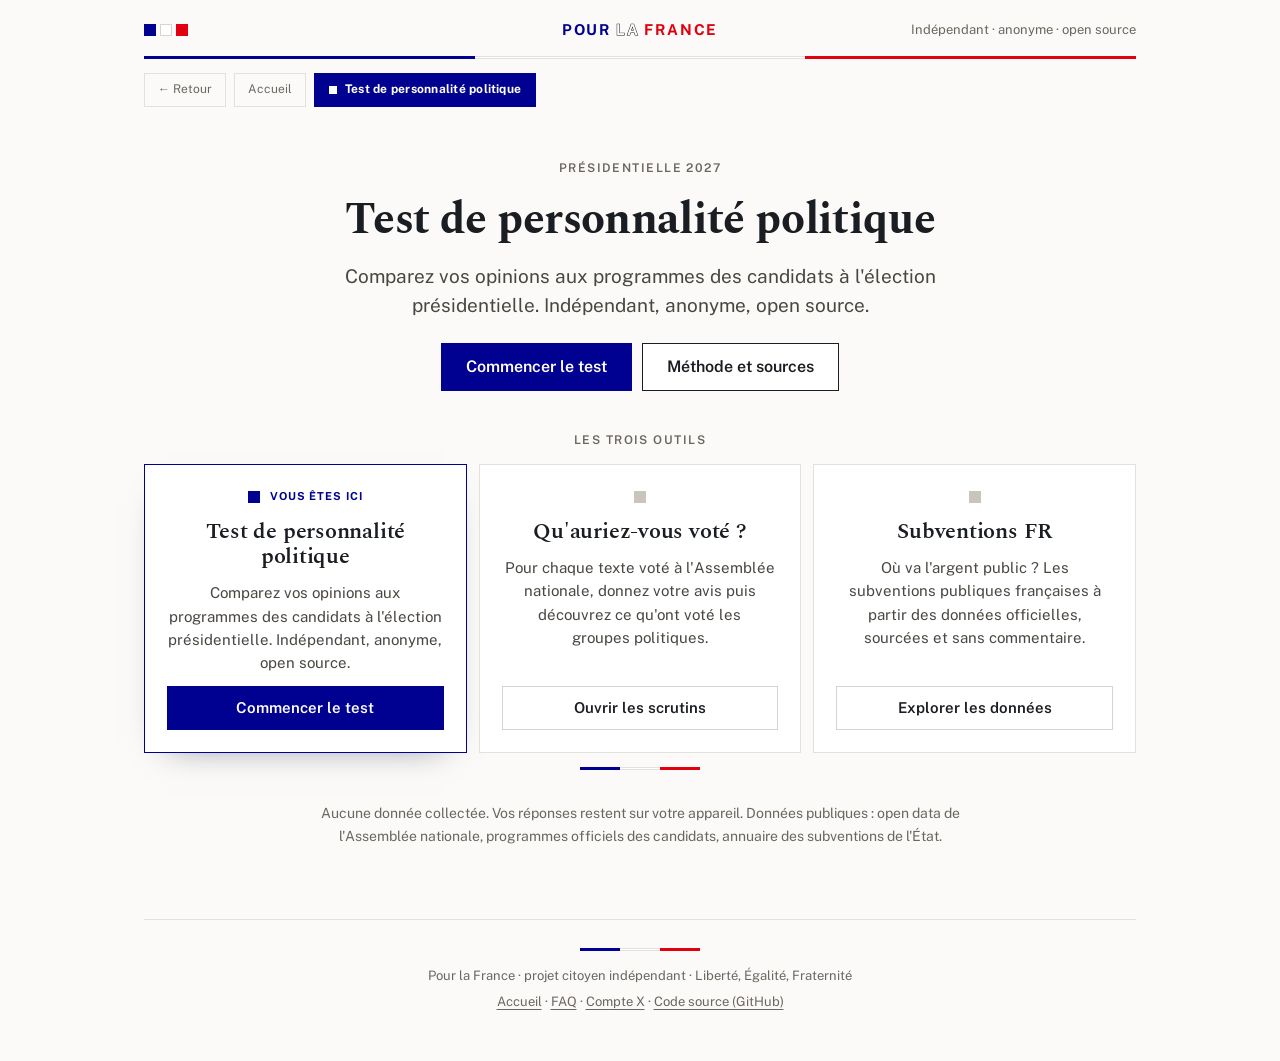
<file: index.html>
<!--
  Test de personnalité politique : page de garde commune « Pour la France »
  Copyright (C) 2025 @miseenproduvendredi
  Ce programme est distribué sous GNU Affero General Public License v3.0
  https://www.gnu.org/licenses/agpl-3.0.fr.html
  Des restrictions supplémentaires s'appliquent :
  usage commercial, neutralité politique, données personnelles
  → voir LICENSE_SUPPLEMENT.txt à la racine du dépôt
-->
<!DOCTYPE html>
<html lang="fr">
<head>
<meta charset="UTF-8">
<meta name="viewport" content="width=device-width, initial-scale=1.0">
<title>Test de personnalité politique</title>
<meta name="description" content="Comparez vos opinions aux programmes des candidats à l'élection présidentielle. Indépendant, anonyme, open source.">
<link rel="icon" type="image/svg+xml" href="data:image/svg+xml,%3Csvg xmlns='http://www.w3.org/2000/svg' viewBox='0 0 3 2'%3E%3Crect width='1' height='2' fill='%23000091'/%3E%3Crect x='1' width='1' height='2' fill='%23fff'/%3E%3Crect x='2' width='1' height='2' fill='%23E1000F'/%3E%3C/svg%3E">
<link rel="preconnect" href="https://fonts.googleapis.com">
<link rel="preconnect" href="https://fonts.gstatic.com" crossorigin>
<link href="https://fonts.googleapis.com/css2?family=Public+Sans:wght@400;500;600;700&family=Spectral:wght@600;700&display=swap" rel="stylesheet">
<link rel="stylesheet" href="charte.css">
</head>
<body class="plf">

<div class="plf-wrap">
  <header class="plf-marque">
    <span class="plf-drapeau" aria-hidden="true"><span></span><span></span><span></span></span>
    <span class="plf-marque-nom"><span class="plf-mot-bleu">Pour</span> <span class="plf-mot-blanc">la</span> <span class="plf-mot-rouge">France</span></span>
    <span class="plf-marque-devise">Indépendant · anonyme · open source</span>
  </header>
  <div class="plf-filet-tricolore" aria-hidden="true"><span></span><span></span><span></span></div>
  <nav class="plf-nav">
    <a href="index.html" onclick="if(history.length>1){history.back();return false}">← Retour</a>
    <a href="index.html">Accueil</a>
    <span class="plf-nav-site" aria-current="page">Test de personnalité politique</span>
  </nav>

  <main>
    <section class="plf-garde-hero">
      <span class="plf-kicker">Présidentielle 2027</span>
      <h1>Test de personnalité politique</h1>
      <p>Comparez vos opinions aux programmes des candidats à l'élection présidentielle. Indépendant, anonyme, open source.</p>
      <div class="plf-garde-actions">
        <a class="plf-btn" href="editions.html">Commencer le test</a>
        <a class="plf-btn-2" href="faq.html#test">Méthode et sources</a>
      </div>
    </section>

    <section class="plf-garde-outils" aria-label="Les trois outils">
      <span class="plf-kicker">Les trois outils</span>
      <div class="plf-cartes">

        <article class="plf-carte plf-carte--ici">
          <div class="plf-carte-tete">
            <span class="plf-carre"></span>
            <span class="plf-ici-label">Vous êtes ici</span>
          </div>
          <h3>Test de personnalité politique</h3>
          <p>Comparez vos opinions aux programmes des candidats à l'élection présidentielle. Indépendant, anonyme, open source.</p>
          <a class="plf-carte-btn" href="editions.html">Commencer le test</a>
        </article>

        <article class="plf-carte">
          <div class="plf-carte-tete"><span class="plf-carre"></span></div>
          <h3>Qu'auriez-vous voté&nbsp;?</h3>
          <p>Pour chaque texte voté à l'Assemblée nationale, donnez votre avis puis découvrez ce qu'ont voté les groupes politiques.</p>
          <a class="plf-carte-btn" href="https://pourlafrance.github.io/Votre-vote/">Ouvrir les scrutins</a>
        </article>

        <article class="plf-carte">
          <div class="plf-carte-tete"><span class="plf-carre"></span></div>
          <h3>Subventions FR</h3>
          <p>Où va l'argent public&nbsp;? Les subventions publiques françaises à partir des données officielles, sourcées et sans commentaire.</p>
          <a class="plf-carte-btn" href="https://pourlafrance.github.io/subvention-FR/">Explorer les données</a>
        </article>

      </div>

      <div class="plf-filet-tricolore plf-filet-tricolore--court" aria-hidden="true"><span></span><span></span><span></span></div>
      <p class="plf-garde-methode" id="methode">Aucune donnée collectée. Vos réponses restent sur votre appareil. Données publiques&nbsp;: open data de l'Assemblée nationale, programmes officiels des candidats, annuaire des subventions de l'État.</p>
    </section>
  </main>

  <footer class="plf-pied">
    <div class="plf-filet-tricolore plf-filet-tricolore--court" aria-hidden="true"><span></span><span></span><span></span></div>
    <p>Pour la France · projet citoyen indépendant · Liberté, Égalité, Fraternité</p>
    <p>
      <a href="index.html">Accueil</a> ·
      <a href="faq.html">FAQ</a> ·
      <a href="https://x.com/fracoiselibre" target="_blank" rel="noopener">Compte X</a> ·
      <a href="https://github.com/pourlafrance/Test-de-personnalite-politique" target="_blank" rel="noopener">Code source (GitHub)</a>
    </p>
  </footer>
</div>

</body>
</html>
</file>
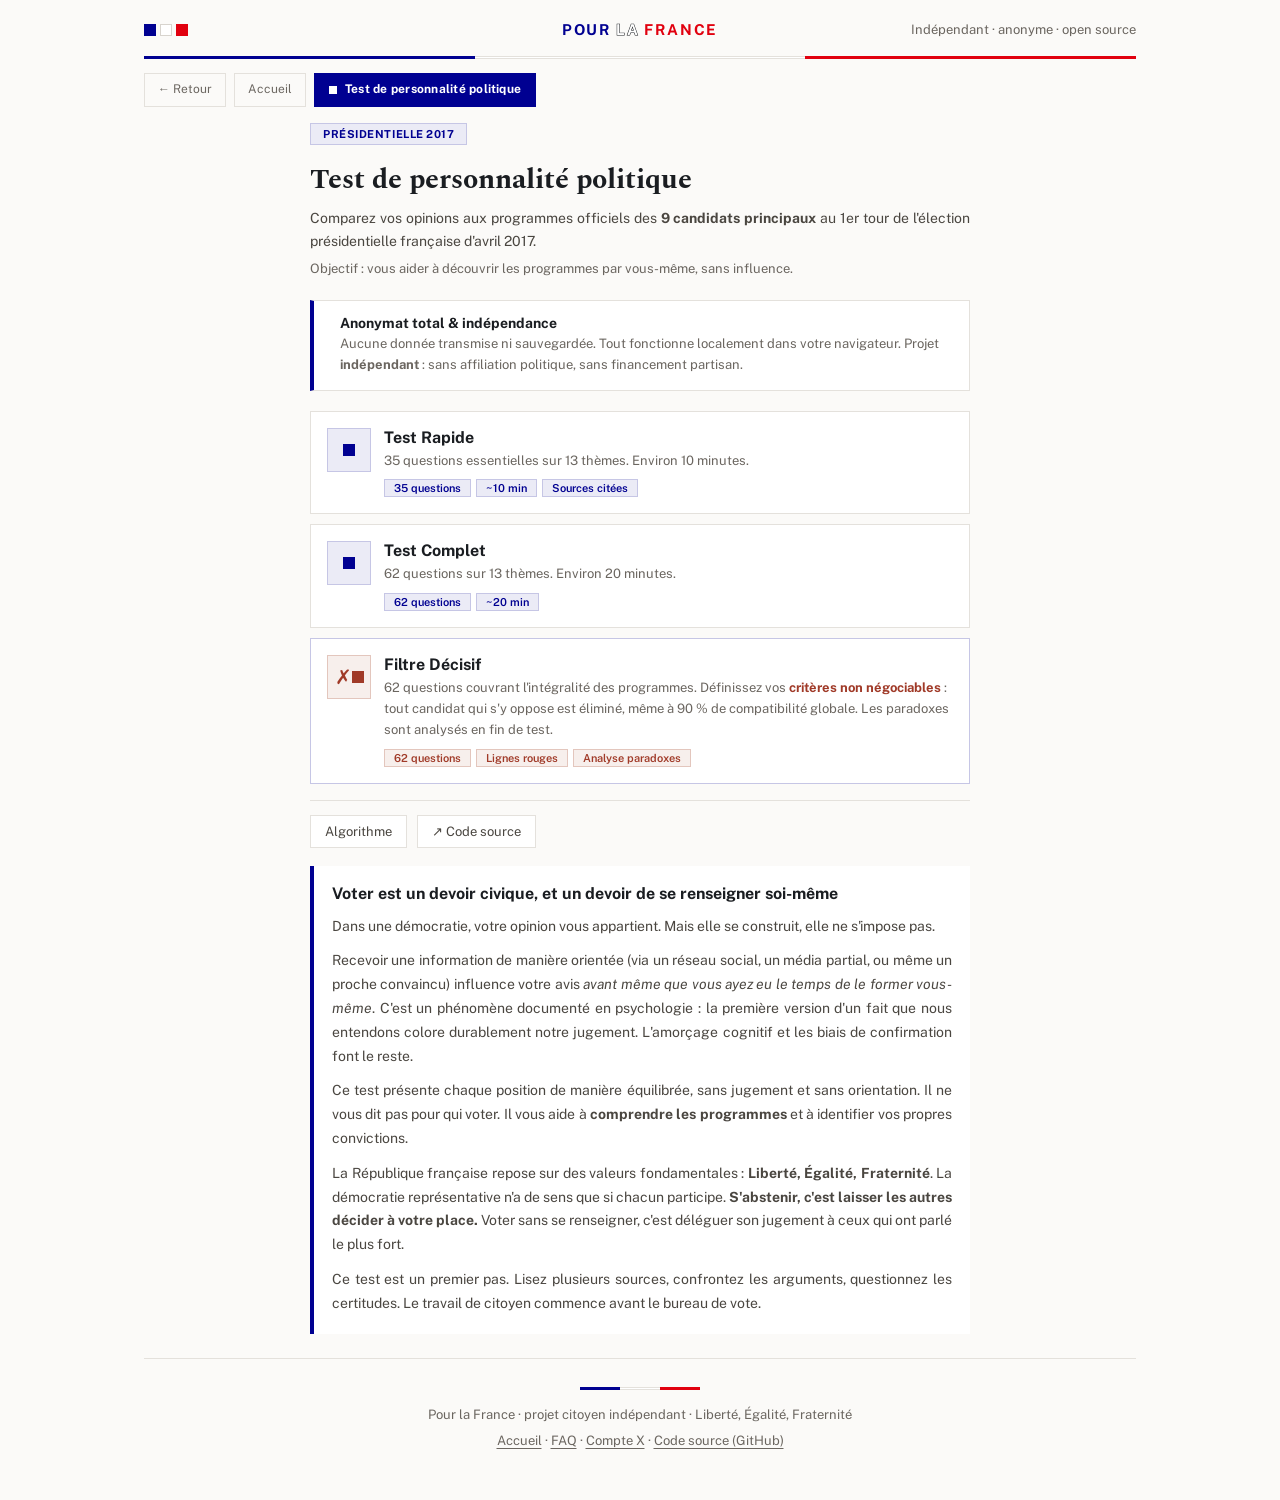
<file: 2017/index.html>
<!--
  Test de personnalité politique : Édition 2017
  Copyright (C) 2025 @miseenproduvendredi
  Ce programme est distribué sous GNU Affero General Public License v3.0
  https://www.gnu.org/licenses/agpl-3.0.fr.html
  Des restrictions supplémentaires s'appliquent :
  usage commercial, neutralité politique, données personnelles
  → voir LICENSE_SUPPLEMENT.txt à la racine du dépôt
-->
<!DOCTYPE html>
<html lang="fr">
<head>
<meta charset="UTF-8">
<link rel="icon" type="image/svg+xml" href="data:image/svg+xml,%3Csvg xmlns='http://www.w3.org/2000/svg' viewBox='0 0 3 2'%3E%3Crect width='1' height='2' fill='%23002395'/%3E%3Crect x='1' width='1' height='2' fill='%23fff'/%3E%3Crect x='2' width='1' height='2' fill='%23ED2939'/%3E%3C/svg%3E">
<meta name="viewport" content="width=device-width, initial-scale=1.0">
<link rel="preconnect" href="https://fonts.googleapis.com"><link rel="preconnect" href="https://fonts.gstatic.com" crossorigin><link href="https://fonts.googleapis.com/css2?family=Public+Sans:wght@400;500;600;700&family=Spectral:wght@600;700&display=swap" rel="stylesheet">
<link rel="stylesheet" href="../charte.css">
<title>Test politique 2017</title>
<style>
*{box-sizing:border-box;margin:0;padding:0}

/* ─── LIGHT MODE (default) ─── */
:root{
  --bg:#FBFAF8;
  --card:#ffffff;
  --cb:#E4E1DC;
  --c2:#F3F1ED;
  --t1:#1A1D21;
  --t2:#4A4640;
  --t3:#6B6660;
  --t4:#6B6660;
  --ch:#F3F1ED;
  --ct:#000091;
  --pb:#D8D4CE;
  --pri:#000091;
  --pri2:#1B1BC4;
  --priL:#EBEBF6;
  --priB:#C6C6E5;
  --rg:#F7EFEC;
  --rt:#A03A28;
  --rb:#E3C6BD;
  --wg:#F8F4E9;
  --wt:#7A5A1F;
  --wb:#D9C38A;
  --gk:#2F6B4F;
  --gg:#EEF3EF;
  --ig:#EBEBF6;
  --it:#000091;
  --card-shadow:none;
}

/* ─── DARK MODE ─── */
.dk{
  --bg:#0d1117;
  --card:#161b22;
  --cb:#21262d;
  --c2:#0d1117;
  --t1:#e6edf3;
  --t2:#cdd5df;
  --t3:#8b949e;
  --t4:#484f58;
  --ch:#1c2128;
  --ct:#9D9DFF;
  --pb:#30363d;
  --pri:#8F8FFF;
  --pri2:#A5A5FF;
  --priL:#0d2045;
  --priB:#1e3a5f;
  --rg:#2a1010;
  --rt:#f87171;
  --rb:#7f1d1d;
  --wg:#221a00;
  --wt:#D9C38A;
  --wb:#92660a;
  --gk:#4ade80;
  --gg:#031a0a;
  --ig:#0d1a35;
  --it:#9D9DFF;
  --card-shadow:none;
}

html,body{background:var(--bg);min-height:100%}
#W{background:var(--bg);min-height:100vh;padding:0}
#A{max-width:688px;margin:0 auto;padding:1rem 14px 0}
body,button{font-family:'Public Sans',-apple-system,BlinkMacSystemFont,"Segoe UI",Arial,sans-serif}

.qt{font-size:18px;font-weight:600;line-height:1.55;color:var(--t1);font-family:'Spectral',Georgia,serif}
.bm{font-size:14px;line-height:1.7;color:var(--t2);text-align:justify}
.bs{font-size:13px;line-height:1.6;color:var(--t3)}
.lb{font-size:11px;letter-spacing:.08em;text-transform:uppercase;font-weight:600;color:var(--t4)}

.card{
  background:var(--card);
  border:.5px solid var(--cb);
  border-radius:0;
  padding:20px;
  margin-bottom:12px;
  box-shadow:var(--card-shadow);
}
.mc{
  display:flex;align-items:flex-start;gap:13px;padding:16px;
  border:.5px solid var(--cb);border-radius:0;
  background:var(--card);cursor:pointer;
  transition:border-color .15s,transform .12s,box-shadow .12s;
  margin-bottom:10px;
  box-shadow:var(--card-shadow);
}

.mc.hi{border-color:var(--rb)}
.mi{
  width:44px;height:44px;border-radius:0;
  background:var(--priL);border:.5px solid var(--priB);color:var(--pri);
  display:flex;align-items:center;justify-content:center;font-size:20px;flex-shrink:0;
}
.mi::after{content:"";width:12px;height:12px;background:currentColor}

/* ─── Answer buttons ─── */
.ab{
  width:100%;padding:11px 3px;border-radius:0;
  border:1.5px solid var(--pb);background:var(--card);
  color:var(--t3);font-size:11px;text-align:center;
  cursor:pointer;line-height:1.35;transition:all .12s;
  font-family:inherit;font-weight:500;
}

.ab.sn2{border:2.5px solid var(--rt);color:var(--rt);font-weight:700;background:var(--rg)}
.ab.sn1{border:2px solid #C06B52;color:#c2410c;font-weight:600;background:#fff7ed}
.ab.s0{border:2px solid var(--t1);color:var(--t1);font-weight:600;background:var(--ch)}
.ab.s1{border:2px solid #2F6B4F;color:#2F6B4F;font-weight:600;background:var(--gg)}
.ab.s2{border:2.5px solid var(--gk);color:var(--gk);font-weight:700;background:var(--gg)}
.ab.sk{border:1.5px solid var(--pb);color:var(--t4);font-style:italic;background:var(--c2)}


/* ─── Context toggle ─── */
.db{
  display:flex;align-items:center;gap:8px;padding:10px 14px;
  border-radius:0;border:1.5px solid var(--priB);
  background:var(--priL);cursor:pointer;font-size:13px;
  color:var(--pri);margin-bottom:12px;transition:all .12s;
  width:100%;text-align:left;font-family:inherit;font-weight:600;
}
.db:hover{background:var(--ch);border-color:var(--pri)}
.db.on{background:var(--ch);border-color:var(--pri);color:var(--t1)}
.dbox{
  padding:15px;border-radius:0;
  background:var(--c2);border:.5px solid var(--cb);
  margin-bottom:13px;line-height:1.8;
}

/* ─── Footnotes ─── */
.fn{font-size:11px;color:var(--t4);margin-top:10px;padding-top:8px;border-top:.5px solid var(--cb);line-height:1.6}
.fn a{color:var(--it);text-decoration:none}.fn a:hover{text-decoration:underline}
sup{font-size:9px;vertical-align:super;color:var(--pri);font-weight:700}

/* ─── Progress ─── */
.pb2{height:5px;background:var(--c2);border-radius:0;overflow:hidden}
.pf{height:100%;background:var(--pri);border-radius:0;transition:width .4s}

/* ─── Buttons ─── */
.pr{
  padding:11px 24px;background:var(--pri);color:#fff;
  border:none;border-radius:0;font-size:14px;font-weight:600;cursor:pointer;
  transition:background .12s;
}
.pr:hover{background:var(--pri2)}.pr:disabled{opacity:.3;cursor:not-allowed}
.se{
  padding:8px 14px;background:var(--card);color:var(--t2);
  border:1px solid var(--cb);border-radius:0;font-size:13px;
  cursor:pointer;font-family:inherit;transition:all .12s;
}
.se:hover{background:var(--priL);border-color:var(--priB);color:var(--pri)}
.tb:hover{background:var(--ch)}

/* ─── Results ─── */
.sc{background:var(--priL);border:1px solid var(--priB);border-radius:0;padding:16px;margin-bottom:14px}
.bar{height:9px;background:var(--c2);border-radius:0;overflow:hidden;margin-top:4px}
.bf{height:100%;border-radius:0;width:0;transition:width 1.3s cubic-bezier(.22,1,.36,1)}
.cr{border-radius:0;margin-bottom:6px;border:.5px solid var(--cb);overflow:hidden;background:var(--card)}
.cr.el{border-left:3px solid var(--rt)}.cr.tp{border-left:3px solid #2F6B4F}
.ch2{display:flex;justify-content:space-between;align-items:center;padding:11px 13px;cursor:pointer;transition:background .1s}
.ch2:hover{background:var(--c2)}.cd{display:none;padding:11px 13px;border-top:.5px solid var(--cb);background:var(--c2)}.cd.op{display:block}
.di{display:flex;gap:6px;padding:3px 0;font-size:12.5px;color:var(--t2);line-height:1.5;align-items:flex-start}
.dot{width:5px;height:5px;border-radius:50%;flex-shrink:0;margin-top:4px}

/* ─── Chips ─── */
.ct{font-size:11px;padding:2px 9px;border-radius:0;background:var(--priL);color:var(--pri);font-weight:600;border:.5px solid var(--priB)}
.cr2{font-size:11px;padding:2px 9px;border-radius:0;background:var(--rg);color:var(--rt);font-weight:600;border:.5px solid var(--rb)}

/* ─── Checkbox ─── */
/* ─── Links ─── */
.sa{color:var(--it);text-decoration:none;font-size:13px}.sa:hover{text-decoration:underline}

/* ─── Civic section ─── */
.cv{
  background:var(--card);
  border-left:4px solid var(--pri);
  border-radius:0;
  padding:18px;margin-top:18px;
  box-shadow:var(--card-shadow);
}

/* ─── Code block ─── */
.cbk{border-radius:0;overflow:hidden}
.ck2{background:#1a2236;padding:10px 16px;display:flex;justify-content:space-between;align-items:center;flex-wrap:wrap;gap:8px}
.cb2{background:#0d1117;padding:16px 18px;font-family:"SFMono-Regular","Fira Code",monospace;font-size:12px;color:#9be09a;line-height:1.85;overflow-x:auto}
.cm2{color:#5a7fa0}.kw{color:#c792ea}.fn2{color:#82aaff}.nm{color:#f78c6c}

/* ─── Theme badge ─── */
.edition-badge{
  display:inline-flex;align-items:center;gap:6px;
  padding:4px 12px;border-radius:0;
  background:var(--priL);border:1px solid var(--priB);
  font-size:11px;font-weight:700;color:var(--pri);
  letter-spacing:.05em;text-transform:uppercase;
}

/* ─── Mobile touch fix ─── */
.ab{-webkit-tap-highlight-color:transparent;touch-action:manipulation}
@media(hover:hover){
  .ab:hover{border-color:var(--pri);color:var(--pri);background:var(--priL)}
  .ab.sk:hover{color:var(--t3);font-style:normal;background:var(--ch);border-color:var(--t3)}
  .mc:hover{border-color:var(--pri);transform:translateY(-2px);box-shadow:0 4px 16px rgba(37,99,235,.15)}
}
@media(hover:none){
  .ab:hover{border-color:var(--pb);color:var(--t3);background:var(--card)}
  .ab.sk:hover{color:var(--t4);font-style:italic;background:var(--c2)}
  .mc:hover{border-color:var(--cb);transform:none;box-shadow:var(--card-shadow)}
}
</style>
<style>
.mc.sel{border-color:var(--pri)!important;border-width:2px!important}
.mc.hi.sel{border-color:var(--rt)!important}
</style>
</head>
<body>
<div id="W">
<div class="plf"><div class="plf-wrap">
<header class="plf-marque">
  <span class="plf-drapeau" aria-hidden="true"><span></span><span></span><span></span></span>
  <a class="plf-marque-nom" href="../index.html"><span class="plf-mot-bleu">Pour</span> <span class="plf-mot-blanc">la</span> <span class="plf-mot-rouge">France</span></a>
  <span class="plf-marque-devise">Indépendant · anonyme · open source</span>
</header>
<div class="plf-filet-tricolore" aria-hidden="true"><span></span><span></span><span></span></div>
<nav class="plf-nav">
  <a href="../editions.html" onclick="plfRetour();return false">← Retour</a>
  <a href="../index.html">Accueil</a>
    <span class="plf-nav-site" aria-current="page">Test de personnalité politique</span>
</nav>
</div></div>
<div id="A"></div>
<div class="plf"><div class="plf-wrap"><footer class="plf-pied">
  <div class="plf-filet-tricolore plf-filet-tricolore--court" aria-hidden="true"><span></span><span></span><span></span></div>
  <p>Pour la France · projet citoyen indépendant · Liberté, Égalité, Fraternité</p>
  <p>
    <a href="../index.html">Accueil</a> ·
    <a href="../faq.html">FAQ</a> ·
    <a href="https://x.com/fracoiselibre" target="_blank" rel="noopener">Compte X</a> ·
    <a href="https://github.com/pourlafrance/Test-de-personnalite-politique" target="_blank" rel="noopener">Code source (GitHub)</a>
  </p>
</footer></div></div>
</div>
<script>
// Thème sombre retiré : dk reste false (les ternaires historiques sont inertes).
let dk = false;

function lbl(type){return '<span style="font-size:11px;font-weight:700;padding:2px 0;width:64px;text-align:center;display:inline-block;border-radius:0;background:#EBEBF6;color:#1B1BC4;flex-shrink:0;margin-top:2px;white-space:nowrap;border:.5px solid #C6C6E5">'+(type==='pour'?'Pour':'Contre')+'</span>';}
function argRow(type,text){
  return `<div style="display:flex;gap:8px;margin-bottom:9px;align-items:flex-start">${lbl(type)}<p style="font-size:13.5px;color:var(--t2);line-height:1.7;margin:0">${text}</p></div>`;
}

const TH=["Économie","Immigration","Sécurité"," Europe","Écologie","Santé & Social","Société","Démocratie","Valeurs","International","Éducation","Agriculture","Numérique"];
const CK=["macron","lepen","fillon","melenchon","hamon","dpa","lassalle","poutou","arthaud"];
const CV={macron:{n:"Emmanuel Macron",p:"En Marche!",c:"#D97706",sx:.30,sy:-.10},lepen:{n:"Marine Le Pen",p:"Front National",c:"#000091",sx:0.75,sy:1.60},fillon:{n:"François Fillon",p:"Les Républicains",c:"#60A5FA",sx:1.10,sy:.60},melenchon:{n:"J.-L. Mélenchon",p:"France Insoumise",c:"#A03A28",sx:-1.85,sy:-.90},hamon:{n:"Benoît Hamon",p:"PS",c:"#EC4899",sx:-.60,sy:-.50},dpa:{n:"N. Dupont-Aignan",p:"Debout la France",c:"#A78BFA",sx:1.25,sy:1.10},lassalle:{n:"Jean Lassalle",p:"Résistons!",c:"#06B6D4",sx:.15,sy:.55},poutou:{n:"Philippe Poutou",p:"NPA",c:"#FB923C",sx:-1.90,sy:-1.60},arthaud:{n:"Nathalie Arthaud",p:"LO",c:"#F43F5E",sx:-1.85,sy:-1.45}};
const SR={eco:[{l:"OFCE – Sciences Po",u:"https://www.ofce.sciences-po.fr"},{l:"France Stratégie",u:"https://www.strategie.gouv.fr"}],imm:[{l:"OFPRA",u:"https://www.ofpra.gouv.fr"},{l:"Vie-publique.fr",u:"https://www.vie-publique.fr"}],sec:[{l:"IHEMI",u:"https://www.ihemi.fr"},{l:"Vie-publique.fr",u:"https://www.vie-publique.fr"}],eu:[{l:"Toute l'Europe",u:"https://www.touteleurope.eu"},{l:"Vie-publique.fr",u:"https://www.vie-publique.fr"}],ecol:[{l:"Haut Conseil pour le Climat",u:"https://www.hautconseilclimat.fr"},{l:"ADEME",u:"https://www.ademe.fr"}],soc:[{l:"DREES",u:"https://drees.solidarites-sante.gouv.fr"},{l:"Cour des Comptes",u:"https://www.ccomptes.fr"}],soc2:[{l:"CCNE",u:"https://www.ccne-ethique.fr"},{l:"Vie-publique.fr",u:"https://www.vie-publique.fr"}],dem:[{l:"CEVIPOF – Sciences Po",u:"https://www.sciencespo.fr/cevipof"},{l:"Conseil Constitutionnel",u:"https://www.conseil-constitutionnel.fr"}],val:[{l:"INSEE",u:"https://www.insee.fr"},{l:"Vie-publique.fr",u:"https://www.vie-publique.fr"}],int:[{l:"IRSEM",u:"https://www.irsem.fr"},{l:"Institut Montaigne",u:"https://www.institutmontaigne.org"}],edu:[{l:"Ministère Éducation – DEPP",u:"https://www.education.gouv.fr"},{l:"Vie-publique.fr",u:"https://www.vie-publique.fr"}],agr:[{l:"INSEE Agreste",u:"https://agreste.agriculture.gouv.fr"},{l:"INRAE",u:"https://www.inrae.fr"}],num:[{l:"CNIL",u:"https://www.cnil.fr"},{l:"Vie-publique.fr",u:"https://www.vie-publique.fr"}]};

const QD=[["L'État doit augmenter les dépenses publiques pour améliorer les services publics, quitte à creuser davantage la dette.","La dette française représentait 96,6\xa0% du PIB en 2016<sup>*</sup> (~\xa02\xa0160\xa0Mds€). Les dépenses publiques financent majoritairement la protection sociale (retraites, aides, chômage), la santé, l'éducation, le fonctionnement de l'État et le remboursement des intérêts de cette dette.","Ses partisans estiment que l'investissement public améliore le niveau de vie, réduit les inégalités et soutient la croissance économique à long terme.",'Ses opposants estiment que la maîtrise de la dette protège les générations futures, préserve la crédibilité financière de la France et laisse des marges de manœuvre en cas de crise.','eco',[['*',"INSEE/Eurostat, Comptes nationaux 2016 : <a href='https://www.insee.fr/fr/statistiques/serie/001558206' target='_blank'>insee.fr</a>"]]],
["L'âge légal de départ à la retraite doit être abaissé à 60 ans pour les carrières longues.","L'âge légal de retraite a été relevé de 60 à 62\xa0ans par la loi du 9\xa0novembre\xa02010<sup>*</sup>. Pénibilité, espérance de vie en bonne santé et financement du système sont au cœur du débat de la campagne 2017.","Ses partisans estiment qu'un départ plus précoce est une juste reconnaissance de la pénibilité de certains métiers et permet aux travailleurs de profiter de leur retraite en bonne santé.","Ses opposants estiment que l'allongement progressif de la durée de cotisation est nécessaire pour assurer la viabilité financière du système et son équité entre générations.",'eco',[['*',"Loi n°\xa02010-1330 du 9\xa0novembre 2010 : <a href='https://www.legifrance.gouv.fr/loda/id/JORFTEXT000023022127' target='_blank'>legifrance.gouv.fr</a>"]]],
['Le Salaire Minimum Interprofessionnel de Croissance (SMIC) doit être augmenté significativement.','Le SMIC brut était de 1\xa0480,27\xa0€ au 1er\xa0janvier\xa02017<sup>*</sup>, soit environ 1\xa0153\xa0€ nets. Il concerne directement environ 1,8\xa0million de travailleurs<sup>**</sup>.',"Ses partisans estiment qu'une hausse significative améliore le pouvoir d'achat des ménages les plus modestes et contribue à réduire les inégalités salariales.","Ses opposants estiment qu'une hausse trop rapide peut fragiliser les secteurs à faibles marges et les très petites entreprises, avec un risque de réduction des embauches.",'eco',[['*',"Décret n°\xa02016-1812 du 22\xa0décembre 2016 : <a href='https://www.legifrance.gouv.fr/loda/id/JORFTEXT000033686291' target='_blank'>legifrance.gouv.fr</a>"],['**',"DARES, Les bénéficiaires du SMIC 2017 : <a href='https://dares.travail-emploi.gouv.fr' target='_blank'>dares.travail-emploi.gouv.fr</a>"]]],
['Un Impôt sur la Fortune (ISF) doit être maintenu, voire renforcé, pour les très hauts patrimoines.',"L'Impôt de Solidarité sur la Fortune (ISF) est en vigueur en 2017<sup>*</sup>. Il concerne les patrimoines nets supérieurs à 1,3\xa0million d'euros. Plusieurs candidats proposent de le supprimer ou de le réformer.","Ses partisans estiment que l'ISF est un instrument de justice fiscale permettant une meilleure redistribution des richesses et limitant la concentration du patrimoine.","Ses opposants estiment que cet impôt pénalise les entrepreneurs et pousse des capitaux à quitter la France, nuisant à l'investissement et à la compétitivité.",'eco',[['*',"Code général des impôts, art.\xa0885 A : <a href='https://www.legifrance.gouv.fr/codes/id/LEGISCTA000006191734/' target='_blank'>legifrance.gouv.fr</a>"]]],
['Il faut réduire les prélèvements obligatoires pesant sur les entreprises pour favoriser la compétitivité.',"Les prélèvements sur les entreprises françaises comprennent les cotisations sociales patronales et diverses taxes. Leur niveau global est parmi les plus élevés de l'OCDE<sup>*</sup>. Le crédit d'impôt compétitivité emploi (CICE) a été instauré en 2013 pour alléger ce fardeau.","Ses partisans estiment que réduire ces prélèvements améliore la compétitivité des entreprises françaises, allège le coût du travail et favorise les créations d'emplois.","Ses opposants estiment que ce niveau garantit le financement du modèle de protection sociale et de services publics dont bénéficient l'ensemble des salariés et des citoyens.",'eco',[['*',"OCDE, Taxing Wages 2017 : <a href='https://www.oecd.org/fr/publication/taxing-wages-20725124.htm' target='_blank'>oecd.org</a>"]]],
['La France doit protéger ses industries stratégiques de la concurrence internationale.',"La France a perdu environ 2\xa0millions d'emplois industriels entre 1980 et 2015<sup>*</sup>. La désindustrialisation est un thème central de la campagne 2017, notamment pour les territoires sinistrés.","Ses partisans estiment que protéger les secteurs stratégiques préserve l'emploi national, assure une souveraineté économique et évite une dépendance excessive à l'égard de fournisseurs étrangers.","Ses opposants estiment que l'ouverture à la concurrence internationale stimule l'innovation, maintient les prix à la consommation et renforce la compétitivité globale.",'eco',[['*',"INSEE, Tableaux de l'économie française 2017 : <a href='https://www.insee.fr/fr/statistiques/2015691' target='_blank'>insee.fr</a>"]]],
["L'État est trop présent dans la vie économique et doit laisser davantage de place à l'initiative privée.","La France consacre environ 56,7\xa0% de son PIB aux dépenses publiques en 2016<sup>*</sup>, le taux le plus élevé de l'Union européenne.","Ses partisans estiment que réduire le poids de l'État libère l'initiative individuelle, stimule l'entrepreneuriat et améliore l'efficacité économique globale.","Ses opposants estiment que l'intervention de l'État garantit l'accès universel aux services essentiels, réduit les inégalités et assure une protection collective contre les aléas du marché.",'eco',[['*',"Eurostat, Dépenses publiques en % du PIB 2016 : <a href='https://ec.europa.eu/eurostat/databrowser/view/gov_10a_main' target='_blank'>ec.europa.eu</a>"]]],
['Les flux migratoires vers la France doivent être fortement réduits.',"La France a délivré 262\xa0000 premiers titres de séjour en 2016<sup>*</sup>. L'immigration est un thème très présent dans la campagne, notamment avec la question des réfugiés arrivés en Europe depuis 2015.","Ses partisans estiment qu'une politique migratoire plus sélective et mieux contrôlée permet d'assurer une intégration de meilleure qualité et d'adapter les flux aux capacités d'accueil du pays.","Ses opposants estiment que l'immigration contribue à l'économie française, compense les déficits démographiques dans certains secteurs, et que la France a des engagements humanitaires et internationaux qui encadrent la gestion des flux.",'imm',[['*',"Ministère de l'Intérieur, Chiffres de l'immigration 2016 : <a href='https://www.immigration.interieur.gouv.fr' target='_blank'>immigration.interieur.gouv.fr</a>"]]],
['Le droit du sol doit être supprimé ou fortement restreint.',"Le droit du sol permet d'obtenir la nationalité française en étant né sur le territoire de parents étrangers. Il coexiste avec le droit du sang depuis la loi du 26\xa0juin\xa01889<sup>*</sup>. Sa remise en cause est défendue par plusieurs candidats en 2017.","Ses partisans estiment que restreindre le droit du sol permet de mieux conditionner l'attribution de la nationalité à une démarche d'intégration effective et volontaire.","Ses opposants estiment que le droit du sol, inscrit dans la tradition républicaine depuis plus d'un siècle, favorise l'intégration des enfants nés sur le sol national et leur pleine appartenance à la communauté nationale.",'imm',[['*',"Art.\xa019-3 du Code civil : <a href='https://www.legifrance.gouv.fr/codes/article_lc/LEGIARTI000006419351' target='_blank'>legifrance.gouv.fr</a>"]]],
["L'intégration des personnes immigrées nécessite davantage de moyens publics.","Le taux d'emploi des personnes immigrées est structurellement inférieur d'environ 10 points à la moyenne nationale. L'intégration touche le logement, l'emploi, la langue et l'éducation.","Ses partisans estiment qu'investir dans l'intégration : formation linguistique, accès à l'emploi, accompagnement social : est efficace pour la cohésion nationale et bénéfique économiquement.","Ses opposants estiment que conditionner l'accueil à des critères préalables d'intégration permet de mieux cibler les ressources disponibles et d'assurer une insertion plus durable.",'imm',[]],
['Les peines de prison doivent être significativement alourdies pour les crimes graves.','La France compte environ 68\xa0000 détenus pour 58\xa0000 places disponibles en 2017<sup>*</sup>. Le taux de récidive est estimé à environ 40\xa0% dans les cinq ans suivant la libération<sup>**</sup>.',"Ses partisans estiment que des peines plus sévères ont un effet dissuasif sur les crimes graves et répondent à l'attente de protection de la société et de justice pour les victimes.",'Ses opposants estiment que renforcer les dispositifs de réinsertion est la voie la plus efficace pour réduire durablement la récidive.','sec',[['*',"Ministère de la Justice, Statistiques pénitentiaires 2017 : <a href='https://www.justice.gouv.fr/statistiques.html' target='_blank'>justice.gouv.fr</a>"],['**',"Ministère de la Justice, Chiffres clés de la Justice 2017 : <a href='https://www.justice.gouv.fr/documentation/publications/les-chiffres-cles-de-la-justice' target='_blank'>justice.gouv.fr</a>"]]],
["La France doit recruter davantage de forces de l'ordre.",'La France comptait environ 145\xa0000 policiers nationaux et 98\xa0000 gendarmes en 2017<sup>*</sup>. Le contexte des attentats terroristes de 2015-2016 a relancé le débat sur les effectifs.',"Ses partisans estiment que davantage de forces de l'ordre améliore la présence sur le terrain, renforce le sentiment de sécurité et permet une réponse plus rapide aux infractions.","Ses opposants estiment qu'une approche sociale et préventive est plus efficace pour réduire la délinquance à long terme.",'sec',[['*',"Ministère de l'Intérieur, Rapport annuel de performances 2017 : <a href='https://www.budget.gouv.fr' target='_blank'>budget.gouv.fr</a>"]]],
['La légalisation du cannabis à usage récréatif doit être envisagée.',"Le cannabis est la substance illicite la plus consommée en France : environ 700\xa0000 consommateurs quotidiens selon l'OFDT<sup>*</sup>. La France est l'un des pays où la consommation est la plus répandue en Europe malgré l'interdiction.",'Ses partisans estiment que la légalisation encadrée permet de contrôler la qualité, de réduire les trafics criminels, de dégager des recettes fiscales et de traiter la consommation comme un enjeu de santé publique.',"Ses opposants estiment que maintenir l'interdiction envoie un signal clair sur les risques sanitaires, notamment pour les jeunes, et évite de normaliser l'usage d'une substance psychoactive.",'sec',[['*',"OFDT, Drogues et addictions, données essentielles 2017 : <a href='https://www.ofdt.fr' target='_blank'>ofdt.fr</a>"]]],
["La France doit récupérer des compétences souveraines vis-à-vis de l'Union européenne.","Le Brexit, décidé par référendum en juin\xa02016<sup>*</sup>, a relancé le débat européen dans toute l'UE. En France, plusieurs candidats défendent un « plan B » ou une renégociation des traités. Depuis Maastricht (1992), la France a transféré à l'UE sa politique monétaire, commerciale et ses règles budgétaires.",'Ses partisans estiment que récupérer certaines compétences permettrait à la France de mener des politiques plus adaptées à ses besoins spécifiques et de restaurer un contrôle démocratique direct.',"Ses opposants estiment que ces transferts permettent à la France de peser davantage dans les négociations mondiales et de bénéficier d'un espace économique intégré plus efficace.",'eu',[['*',"Résultat du référendum britannique, 23\xa0juin 2016 : <a href='https://www.touteleurope.eu/fonctionnement-de-l-ue/le-brexit/' target='_blank'>touteleurope.eu</a>"]]],
["L'Union européenne est globalement bénéfique pour la France.","La France est l'un des principaux bénéficiaires des fonds structurels européens. L'UE représente environ 60\xa0% du commerce extérieur français<sup>*</sup>. En 2017, l'UE traverse une crise de légitimité après le Brexit et la montée des partis eurosceptiques.","Ses partisans estiment que l'Union européenne garantit la paix sur le continent, crée des solidarités économiques et renforce le poids de la France dans les négociations mondiales.",'Ses opposants estiment que certaines règles européennes limitent la capacité des États membres à mener des politiques souveraines adaptées à leur situation propre.','eu',[['*',"Douanes françaises, Commerce extérieur de la France 2016 : <a href='https://www.douane.gouv.fr' target='_blank'>douane.gouv.fr</a>"]]],
['La transition écologique doit être une priorité absolue, même si elle implique des efforts économiques importants.',"L'Accord de Paris sur le climat a été signé en décembre\xa02015 et ratifié par la France en 2016<sup>*</sup>. Le GIEC (rapport AR5, 2014<sup>**</sup>) préconisait une réduction significative des émissions. La France s'est engagée à la neutralité carbone à long terme.",'Ses partisans estiment que faire de la transition écologique une priorité absolue est la seule voie pour éviter des catastrophes climatiques dont le coût humain serait bien supérieur aux investissements nécessaires.',"Ses opposants estiment qu'une transition dont le rythme n'est pas adapté aux capacités économiques risque de peser disproportionnellement sur les ménages modestes et d'affaiblir la compétitivité française.",'ecol',[['*',"Loi n°\xa02016-786 du 15\xa0juin 2016 ratifiant l'Accord de Paris : <a href='https://www.legifrance.gouv.fr/loda/id/JORFTEXT000032760792' target='_blank'>legifrance.gouv.fr</a>"],['**',"GIEC, Cinquième rapport d'évaluation (AR5), 2014 : <a href='https://www.ipcc.ch/assessment-report/ar5/' target='_blank'>ipcc.ch</a>"]]],
["L'énergie nucléaire doit rester une composante importante du mix énergétique français.","La France a produit environ 72\xa0% de son électricité par fission nucléaire en 2016<sup>*</sup>. La loi de transition énergétique (2015) prévoit de ramener cette part à 50\xa0% d'ici 2025.","Ses partisans estiment que l'énergie nucléaire garantit une électricité peu carbonée, une indépendance énergétique durable et des prix stables.","Ses opposants estiment qu'il faut accélérer la transition vers les énergies renouvelables, en raison des risques d'accident, des défis liés aux déchets radioactifs et du coût du démantèlement.",'ecol',[['*',"RTE, Bilan électrique 2016 : <a href='https://bilan-electrique-2016.rte-france.com/' target='_blank'>rte-france.com</a>"]]],
['Les activités très polluantes doivent être beaucoup plus fortement taxées.','La taxe carbone (contribution climat énergie), instaurée en 2014<sup>*</sup>, augmente progressivement le prix des énergies fossiles. Son niveau en 2017 est de 22\xa0€/tonne de CO₂ : nettement en dessous des 100\xa0€ préconisés par certains économistes.','Ses partisans estiment que taxer plus fortement les activités polluantes incite les entreprises et les ménages à modifier leurs comportements et à investir dans des alternatives moins émettrices.',"Ses opposants estiment que cette forme de taxation peut pénaliser des ménages qui n'ont pas encore accès à des alternatives abordables.",'ecol',[['*',"Loi n°\xa02013-1278 du 29\xa0décembre 2013 de finances pour 2014, art.\xa069 : <a href='https://www.legifrance.gouv.fr' target='_blank'>legifrance.gouv.fr</a>"]]],
['Le système de santé doit rester entièrement public, sans aucune privatisation.',"La Sécurité Sociale couvre environ 77,8\xa0% des dépenses courantes de santé en France en 2015<sup>*</sup>. Des déserts médicaux et des tensions sur l'hôpital public alimentent le débat sur le modèle de santé.","Ses partisans estiment que maintenir un système entièrement public garantit l'égalité d'accès aux soins pour tous les citoyens et préserve le principe de solidarité nationale.","Ses opposants estiment qu'une part de gestion privée peut améliorer l'efficacité organisationnelle, réduire les délais d'attente et moderniser l'offre de soins.",'soc',[['*',"DREES, Comptes de la santé 2016 : <a href='https://drees.solidarites-sante.gouv.fr' target='_blank'>drees.solidarites-sante.gouv.fr</a>"]]],
["Les aides sociales (Revenu de Solidarité Active, allocations) doivent être conditionnées à une démarche active de retour à l'emploi.","Le Revenu de Solidarité Active (RSA) concerne environ 1,8\xa0million de foyers bénéficiaires en 2016<sup>*</sup>, pour un montant mensuel de 535,17\xa0€ pour une personne seule. Son accompagnement vers l'emploi est jugé insuffisant par plusieurs rapports.","Ses partisans estiment que conditionner les aides à une démarche d'insertion active favorise le retour vers l'emploi et accompagne les bénéficiaires dans un parcours de réinsertion.","Ses opposants estiment que les aides sociales doivent soutenir inconditionnellement les personnes en difficulté, dont les obstacles au retour à l'emploi sont souvent structurels.",'soc',[['*',"DREES, Minima sociaux et prestations sociales 2017 : <a href='https://drees.solidarites-sante.gouv.fr' target='_blank'>drees.solidarites-sante.gouv.fr</a>"]]],
["L'État doit construire massivement des logements sociaux pour répondre à la crise du logement.","Environ 1,8\xa0million de ménages sont en attente d'un logement social en 2016<sup>*</sup>. Les prix immobiliers ont fortement augmenté dans les grandes métropoles, rendant difficile l'accès au logement pour les revenus modestes.","Ses partisans estiment que construire massivement des logements sociaux est le moyen le plus direct pour l'État d'assurer un accès au logement digne pour les ménages les plus modestes.","Ses opposants estiment que simplifier les règles d'urbanisme et libérer le marché immobilier permettrait d'augmenter l'offre globale et de faire baisser les prix.",'soc',[['*',"Ministère du Logement, Rapport sur les demandes de logement social 2016 : <a href='https://www.cohesion-territoires.gouv.fr' target='_blank'>cohesion-territoires.gouv.fr</a>"]]],
["Les signes religieux ostensibles doivent être davantage limités dans l'espace public.","La loi du 9\xa0décembre\xa01905<sup>*</sup> pose le principe de séparation de l'Église et de l'État. La loi du 15\xa0mars\xa02004<sup>**</sup> interdit les signes religieux ostentatoires dans les établissements scolaires publics. Le débat sur le voile dans l'espace public et les universités est vif en 2017.","Ses partisans estiment que limiter davantage les signes religieux dans l'espace public renforce la neutralité commune et permet à chaque citoyen d'interagir dans un cadre partagé.","Ses opposants estiment que les règles actuelles offrent un équilibre satisfaisant et que les étendre davantage porterait atteinte à la liberté de conscience et d'expression religieuse.",'soc2',[['*',"Loi du 9\xa0décembre 1905 : <a href='https://www.legifrance.gouv.fr/loda/id/LEGITEXT000006070169' target='_blank'>legifrance.gouv.fr</a>"],['**',"Loi n°\xa02004-228 du 15\xa0mars 2004 : <a href='https://www.legifrance.gouv.fr/loda/id/JORFTEXT000000417977' target='_blank'>legifrance.gouv.fr</a>"]]],
['Le droit au mariage doit être ouvert à tous les couples, quelle que soit leur orientation sexuelle.',"Le mariage pour tous a été légalisé en France par la loi du 17\xa0mai\xa02013<sup>*</sup>. En 2017, certains candidats s'engagent à l'abroger, d'autres à l'étendre (PMA, GPA).","Ses partisans estiment que l'égalité des droits doit s'appliquer à tous les couples sans distinction, et que le droit au mariage est un droit fondamental.","Ses opposants estiment que le mariage correspond à une institution fondée sur la complémentarité des sexes et que d'autres formes de reconnaissance juridique pourraient répondre aux besoins des couples de même sexe.",'soc2',[['*',"Loi n°\xa02013-404 du 17\xa0mai 2013 : <a href='https://www.legifrance.gouv.fr/loda/id/JORFTEXT000027414540' target='_blank'>legifrance.gouv.fr</a>"]]],
["Les traditions culturelles établies méritent d'être préservées face aux changements sociaux rapides.","Les sociétés contemporaines connaissent des transformations rapides : modes de vie, structures familiales, repères culturels et valeurs. Ce rythme de changement fait lui-même l'objet d'un débat central dans la campagne 2017.",'Ses partisans estiment que préserver les traditions culturelles assure la continuité sociale, protège les identités collectives et maintient un cadre de sens partagé entre les générations.','Ses opposants estiment que les évolutions sociales reflètent une adaptation naturelle des valeurs et que la société doit pouvoir se transformer pour mieux répondre aux besoins de ses membres.','val',[]],
['Le recours au référendum doit être généralisé pour les grandes décisions politiques nationales.',"Le référendum est prévu par l'article\xa011 de la Constitution<sup>*</sup>. Le dernier référendum en France date de 2005 (rejeté). En 2017, le Brexit : décidé par référendum : relance le débat sur la démocratie directe.",'Ses partisans estiment que le recours plus fréquent au référendum renforce la démocratie directe et redonne du sens à la participation politique des citoyens.','Ses opposants estiment que les décisions complexes requièrent un débat approfondi confié à des représentants élus.','dem',[['*',"Constitution du 4\xa0octobre 1958, art.\xa011 : <a href='https://www.conseil-constitutionnel.fr' target='_blank'>conseil-constitutionnel.fr</a>"]]],
['Les institutions de la Ve République doivent être profondément réformées ou remplacées par une 6e République.',"La Ve\xa0République, fondée en 1958<sup>*</sup>, est un régime semi-présidentiel. En 2017, la défiance envers les institutions est forte (taux d'abstention record aux législatives de 2017). La réforme constitutionnelle est au cœur du programme de plusieurs candidats.","Ses partisans estiment qu'une réforme profonde des institutions renforcerait la légitimité démocratique des décisions collectives.",'Ses opposants estiment que la Ve\xa0République assure une stabilité gouvernementale nécessaire et évite les crises institutionnelles.','dem',[['*',"Constitution du 4\xa0octobre 1958 : <a href='https://www.conseil-constitutionnel.fr' target='_blank'>conseil-constitutionnel.fr</a>"]]],
["La liberté individuelle doit primer sur les politiques collectives d'égalisation des conditions de vie.","Le débat entre liberté individuelle et égalité des conditions traverse toute la philosophie politique. Ces deux valeurs sont inscrites dans la Déclaration des droits de l'homme et du citoyen de 1789<sup>*</sup>.",'Ses partisans estiment que la liberté individuelle est le moteur de la prospérité collective.','Ses opposants estiment que des politiques actives de redistribution sont nécessaires pour que la liberté formelle soit réelle pour tous.','val',[['*',"DDHC du 26\xa0août 1789, art.\xa01 et 4 : <a href='https://www.conseil-constitutionnel.fr' target='_blank'>conseil-constitutionnel.fr</a>"]]],
['Les inégalités économiques constituent le problème le plus urgent à résoudre en France.','Les 10\xa0% des ménages les plus riches détiennent environ 47\xa0% du patrimoine total en France en 2015<sup>*</sup>. Les inégalités de patrimoine sont nettement plus fortes que les inégalités de revenus.',"Ses partisans estiment que réduire les inégalités économiques est urgent pour des raisons de cohésion sociale, d'égalité des chances et de fonctionnement démocratique.","Ses opposants estiment que d'autres priorités méritent une attention au moins égale, et que l'amélioration du niveau de vie de tous passe d'abord par des politiques d'accès à l'emploi et à la formation.",'val',[['*',"INSEE, Les inégalités de patrimoine s'accroissent entre 2004 et 2015 : <a href='https://www.insee.fr' target='_blank'>insee.fr</a>"]]],
['Un changement social profond est nécessaire et urgent en France.','La France connaît en 2017 une défiance profonde envers ses élites politiques et économiques. Le vote Front National et la montée des mouvements « antisystème » illustrent une demande de rupture dans une partie de la population.',"Ses partisans estiment qu'un changement social profond et rapide est nécessaire pour répondre aux urgences : inégalités, chômage, déficit démocratique.",'Ses opposants estiment que les réformes progressives et négociées permettent une adaptation maîtrisée de la société et évitent les ruptures dont les effets sont souvent imprévisibles.','val',[]],
['La France doit augmenter significativement son budget de défense nationale.',"La France a consacré 1,78\xa0% de son PIB à la défense en 2016<sup>*</sup>, en dessous de l'objectif OTAN de 2\xa0%. Le contexte des attentats (2015-2016) et des tensions géopolitiques (Ukraine, Syrie) place la défense au cœur du débat.","Ses partisans estiment qu'augmenter le budget de la défense est nécessaire pour assurer la souveraineté nationale et honorer les engagements envers les alliés.",'Ses opposants estiment que les ressources publiques devraient être prioritairement orientées vers les besoins sociaux et les instruments diplomatiques de prévention des conflits.','int',[['*',"Ministère des Armées, Rapport au Parlement sur les exportations d'armement 2017 : <a href='https://www.defense.gouv.fr' target='_blank'>defense.gouv.fr</a>"]]],
['La mondialisation économique a plutôt été néfaste pour les travailleurs français.',"La part de l'industrie dans l'emploi français est passée de 22\xa0% en 1990 à 15\xa0% en 2015<sup>*</sup>. En 2017, les fermetures d'usines et les délocalisations sont des thèmes électoraux majeurs.","Ses partisans estiment que la mondialisation a contribué aux délocalisations, à la perte d'emplois industriels dans des territoires entiers, et a affaibli le pouvoir de négociation des travailleurs.","Ses opposants estiment que l'ouverture économique mondiale a profité aux consommateurs via des prix plus bas et a créé des débouchés à l'export pour les entreprises compétitives.",'int',[['*',"INSEE, Tableaux de l'économie française 2017 : <a href='https://www.insee.fr/fr/statistiques/2015691' target='_blank'>insee.fr</a>"]]],
["L'enseignement privé doit recevoir moins de financement public que l'enseignement public.","L'enseignement privé sous contrat accueille environ 17\xa0% des élèves français<sup>*</sup>. Il bénéficie de financements publics en contrepartie du respect des programmes nationaux.","Ses partisans estiment que réduire ces financements concentrerait davantage les ressources sur l'école publique et renforcerait son rôle d'égalisation des chances.","Ses opposants estiment que la liberté de l'enseignement est un principe reconnu par la loi Debré<sup>**</sup> et que ce financement est une contrepartie légitime.",'edu',[['*',"DEPP, L'état de l'École 2017 : <a href='https://www.education.gouv.fr' target='_blank'>education.gouv.fr</a>"],['**',"Loi n°\xa059-1557 du 31\xa0décembre 1959 : <a href='https://www.legifrance.gouv.fr/loda/id/JORFTEXT000000693736' target='_blank'>legifrance.gouv.fr</a>"]]],
["L'école doit davantage valoriser la discipline, l'effort et l'autorité des enseignants.","Les débats pédagogiques portent sur la manière d'enseigner, les méthodes et les finalités de l'école. En 2017, les résultats français aux enquêtes PISA (dernière : 2015<sup>*</sup>) alimentent les critiques sur le système éducatif.","Ses partisans estiment que valoriser davantage la discipline et l'autorité de l'enseignant permet de mieux transmettre les savoirs fondamentaux.","Ses opposants estiment que les approches fondées sur l'épanouissement personnel et l'autonomie permettent aux élèves de développer leur esprit critique.",'edu',[['*',"PISA 2015, OCDE : <a href='https://www.oecd.org/pisa/pisa-2015-results.htm' target='_blank'>oecd.org</a>"]]],
["Les agriculteurs français doivent être davantage protégés et soutenus financièrement par l'État.","Le revenu agricole moyen est d'environ 15\xa0000\xa0€ par an en 2016<sup>*</sup>, avec de très fortes disparités. La crise agricole (prix lait, porc, élevage) est un sujet majeur de la campagne 2017.",'Ses partisans estiment que soutenir les agriculteurs est nécessaire pour assurer la souveraineté alimentaire et maintenir un tissu rural vivant.','Ses opposants estiment que des réformes structurelles permettraient aux agriculteurs de dégager des revenus plus durables.','agr',[['*',"INSEE Agreste, Résultats économiques de l'agriculture 2016 : <a href='https://agreste.agriculture.gouv.fr' target='_blank'>agreste.agriculture.gouv.fr</a>"]]],
['Les grandes plateformes numériques (Google, Amazon, Facebook…) doivent être beaucoup plus strictement régulées.',"En 2017, les GAFA (Google, Apple, Facebook, Amazon) sont au cœur du débat sur la fiscalité, la concurrence et la protection des données. Le RGPD a été adopté en avril\xa02016<sup>*</sup> mais n'entre en vigueur qu'en mai\xa02018.","Ses partisans estiment qu'une régulation plus stricte est nécessaire pour protéger les données personnelles, combattre les monopoles et assurer une fiscalité équitable.","Ses opposants estiment qu'une régulation excessive risque de freiner l'innovation et que les cadres réglementaires en cours de déploiement méritent d'abord d'être bien appliqués.",'num',[['*',"Règlement (UE) 2016/679 du 27\xa0avril 2016 (RGPD, en vigueur mai 2018) : <a href='https://eur-lex.europa.eu/legal-content/FR/TXT/?uri=CELEX%3A32016R0679' target='_blank'>eur-lex.europa.eu</a>"]]],
['La fiscalité des revenus du capital doit être alignée sur celle des revenus du travail (imposition progressive).',"En 2017, les revenus du capital (dividendes, plus-values) peuvent être soumis au barème progressif ou à des prélèvements forfaitaires. Plusieurs candidats proposent de créer une flat tax (taux unique), tandis que d'autres souhaitent aligner la fiscalité du capital sur celle du travail.","Ses partisans estiment qu'une imposition progressive des revenus du capital rétablit l'équité fiscale en traitant revenus du capital et du travail selon les mêmes principes.","Ses opposants estiment qu'un taux forfaitaire simplifie la fiscalité de l'épargne, encourage l'investissement dans les entreprises françaises et stabilise des capitaux en France.",'eco',[]],
['Un revenu universel de base doit être instauré pour tous les citoyens adultes.',"Le revenu universel est au cœur du programme de Benoît Hamon en 2017. Une expérience finlandaise est en cours (2017-2018). En France, le coût d'une telle mesure serait estimé à plusieurs centaines de milliards d'euros selon France Stratégie<sup>*</sup>.","Ses partisans estiment qu'un revenu universel de base garantirait à chacun un filet de sécurité, simplifierait le système d'aides sociales et permettrait à chacun de se former ou de créer.","Ses opposants estiment qu'à ce niveau de coût, le financement imposerait une fiscalité très lourde, et que les effets sur l'incitation au travail restent à démontrer.",'eco',[['*',"France Stratégie, Le revenu universel, de l'utopie au débat, 2017 : <a href='https://www.strategie.gouv.fr/publications/revenu-universel-lutopie-au-debat' target='_blank'>strategie.gouv.fr</a>"]]],
['La semaine de travail doit être réduite à 32 heures sans perte de salaire.',"La France applique les 35\xa0heures depuis 2000<sup>*</sup>. La durée effective du travail est d'environ 1\xa0500\xa0h/an selon l'OCDE<sup>**</sup>. La loi Travail (El Khomri, 2016) a assoupli certaines dispositions, suscitant de vives contestations.",'Ses partisans estiment que passer à 32\xa0heures améliorerait la qualité de vie des travailleurs et permettrait de mieux partager le travail disponible.',"Ses opposants estiment qu'une réduction du temps de travail sans perte de salaire représente un coût important pour les entreprises et risque de nuire à la compétitivité.",'eco',[['*',"Loi n°\xa02000-37 du 19\xa0janvier 2000 : <a href='https://www.legifrance.gouv.fr/loda/id/JORFTEXT000000759563' target='_blank'>legifrance.gouv.fr</a>"],['**',"OCDE, Employment Outlook 2017 : <a href='https://stats.oecd.org/Index.aspx?DataSetCode=ANHRS' target='_blank'>stats.oecd.org</a>"]]],
['Les industries énergétiques et les transports doivent être nationalisés ou renationalisés.',"EDF est partiellement privatisée depuis 2005<sup>*</sup> (l'État en détient ~83\xa0%). La SNCF est un établissement public mais son statut évolue. Plusieurs candidats proposent de nationaliser ou de renforcer le contrôle public de ces secteurs.","Ses partisans estiment que la nationalisation garantit un service universel, maintient des tarifs accessibles et place l'intérêt général au-dessus de la rentabilité financière.","Ses opposants estiment que la gestion privée ou mixte favorise l'efficacité opérationnelle et l'innovation.",'eco',[['*',"Loi n°\xa02004-803 du 9\xa0août 2004 relative au service public de l'électricité (ouverture du capital EDF) : <a href='https://www.legifrance.gouv.fr/loda/id/JORFTEXT000000794387' target='_blank'>legifrance.gouv.fr</a>"]]],
['Les personnes sans-papiers résidant depuis plus de 5 ans en France doivent pouvoir être régularisées.','Selon des estimations, entre 300\xa0000 et 400\xa0000 personnes seraient en situation irrégulière en France en 2017<sup>*</sup>. Certaines y résident depuis de nombreuses années.','Ses partisans estiment que régulariser les personnes établies depuis longtemps reconnaît leur réalité sociale et met fin à leur précarité juridique.',"Ses opposants estiment que la régularisation doit rester exceptionnelle et pourrait encourager l'immigration irrégulière.",'imm',[['*',"Sénat, rapport sur l'immigration irrégulière, 2016 : <a href='https://www.senat.fr' target='_blank'>senat.fr</a>"]]],
["La politique d'asile doit être durcie avec des délais d'instruction raccourcis.","La France a instruit environ 85\xa0000 premières demandes d'asile en 2016<sup>*</sup>, avec un taux d'accord global d'environ 25\xa0%. La crise des réfugiés de 2015-2016 (plus d'un million d'arrivées en Europe) a intensifié le débat.","Ses partisans estiment que raccourcir les délais permet de statuer plus rapidement et de favoriser l'intégration rapide des personnes dont la demande est acceptée.",'Ses opposants estiment que des délais suffisants sont nécessaires pour un examen rigoureux et équitable de chaque dossier.','imm',[['*',"OFPRA, Rapport d'activité 2016 : <a href='https://www.ofpra.gouv.fr' target='_blank'>ofpra.gouv.fr</a>"]]],
['Des peines minimales obligatoires doivent être rétablies pour les délits en récidive.','Les peines minimales obligatoires ont existé en France entre 2007 et 2014<sup>*</sup>. Leur suppression par la loi du 15\xa0août\xa02014 est contestée par plusieurs candidats en 2017.','Ses partisans estiment que rétablir des peines minimales garantit une réponse pénale prévisible et ferme face à la récidive.',"Ses opposants estiment que les peines minimales restreignent le pouvoir d'appréciation des magistrats, les mieux placés pour adapter la sanction.",'sec',[['*',"Loi n°\xa02007-1198 du 10\xa0août 2007 ; abrogée par la loi n°\xa02014-896 du 15\xa0août 2014 : <a href='https://www.legifrance.gouv.fr/loda/id/JORFTEXT000017356245' target='_blank'>legifrance.gouv.fr</a>"]]],
['La France devrait sortir de la zone euro ou en renégocier fondamentalement les règles.',"L'euro a été introduit en 1999. La zone euro compte 19\xa0États membres en 2017<sup>*</sup>. Après la crise grecque (2015) et le Brexit (2016), plusieurs candidats défendent un retour à la souveraineté monétaire : notamment Marine Le Pen (sortie) et Jean-Luc Mélenchon (plan A/plan B).",'Ses partisans estiment que sortir de la zone euro ou en renégocier les règles permettrait à la France de retrouver des outils de politique économique adaptés à sa situation nationale.',"Ses opposants estiment que l'euro garantit la stabilité monétaire, protège contre les spéculations sur la dette et facilite les échanges avec nos partenaires.",'eu',[['*',"BCE, Rapport annuel 2016 : <a href='https://www.ecb.europa.eu' target='_blank'>ecb.europa.eu</a>"]]],
["Les pesticides de synthèse doivent être fortement réduits dans l'agriculture française.","La France est le premier consommateur européen de pesticides de synthèse en valeur en 2015<sup>*</sup>. Le plan Ecophyto, lancé en 2008, vise à réduire l'usage des pesticides mais peine à atteindre ses objectifs.",'Ses partisans estiment que réduire fortement les pesticides est nécessaire pour préserver les écosystèmes, protéger la santé des agriculteurs et des riverains.',"Ses opposants estiment qu'une réduction trop rapide met en danger la compétitivité des exploitations françaises face à des concurrents étrangers moins contraints.",'ecol',[['*',"Eurostat, Statistics on the use of plant protection products : <a href='https://ec.europa.eu/eurostat' target='_blank'>ec.europa.eu</a>"]]],
['La France doit accélérer fortement la transition vers les véhicules moins polluants.','En 2017, les véhicules diesel représentent encore plus de 50\xa0% du parc automobile français<sup>*</sup>. Le scandale Volkswagen (2015) et la pollution urbaine alimentent le débat sur la transition automobile.',"Ses partisans estiment qu'accélérer la transition vers des véhicules moins polluants réduit les émissions, améliore la qualité de l'air et place l'industrie française sur les marchés d'avenir.","Ses opposants estiment qu'une transition trop rapide menace des emplois dans la filière automobile et que le calendrier doit être adapté à la capacité réelle de l'industrie et des consommateurs.",'ecol',[['*',"SDES, Parc automobile au 1er janvier 2017 : <a href='https://www.statistiques.developpement-durable.gouv.fr' target='_blank'>statistiques.developpement-durable.gouv.fr</a>"]]],
['La chasse doit être plus strictement réglementée pour mieux protéger la biodiversité.',"La chasse est pratiquée par environ 1,2\xa0million de titulaires d'un permis de chasse en France en 2016-2017<sup>*</sup>. La question de sa pratique le dimanche et la protection de certaines espèces font débat.","Ses partisans estiment qu'une réglementation plus stricte est nécessaire pour mieux protéger la biodiversité et améliorer la coexistence avec les autres usagers de la nature.",'Ses opposants estiment que la chasse est une pratique culturelle ancrée dans les territoires ruraux, contribuant à la régulation naturelle de certaines espèces.','ecol',[['*',"Fédération Nationale des Chasseurs, Bilan 2016-2017 : <a href='https://www.chasseurdefrance.com' target='_blank'>chasseurdefrance.com</a>"]]],
["L'euthanasie active doit être légalisée en France pour les malades en fin de vie.","La loi Claeys-Leonetti du 2\xa0février\xa02016<sup>*</sup> autorise la sédation profonde et continue pour les malades en fin de vie, mais pas l'injection létale à la demande du patient. L'euthanasie active est légale en Belgique et aux Pays-Bas.","Ses partisans estiment que légaliser l'euthanasie active respecte l'autonomie de la personne et lui permet de choisir les conditions de sa mort dans la dignité.","Ses opposants estiment que la vie humaine mérite d'être protégée jusqu'à son terme naturel et que les soins palliatifs méritent d'être davantage développés.",'soc2',[['*',"Loi n°\xa02016-87 du 2\xa0février 2016 : <a href='https://www.legifrance.gouv.fr/loda/id/JORFTEXT000031970253' target='_blank'>legifrance.gouv.fr</a>"]]],
['La prise en charge de la dépendance des personnes âgées doit être intégralement couverte par la Sécurité Sociale.',"Environ 1,3\xa0million de personnes âgées sont bénéficiaires de l'Allocation Personnalisée d'Autonomie (APA) en 2016<sup>*</sup>. Le reste à charge en EHPAD peut dépasser 2\xa0000\xa0€/mois, souvent supérieur aux pensions de retraite.",'Ses partisans estiment que la prise en charge universelle par la Sécurité Sociale garantit que toute personne puisse être accompagnée dignement dans la dépendance sans peser sur sa famille.',"Ses opposants estiment qu'une couverture intégrale représenterait un coût considérable et qu'une combinaison d'aide publique ciblée et d'assurance privée serait plus soutenable.",'soc',[['*',"DREES, L'allocation personnalisée d'autonomie 2016 : <a href='https://drees.solidarites-sante.gouv.fr' target='_blank'>drees.solidarites-sante.gouv.fr</a>"]]],
["L'encadrement des loyers doit être généralisé dans toutes les grandes villes françaises.","L'encadrement des loyers a été instauré à Paris par la loi ALUR de mars\xa02014<sup>*</sup>. Suspendu par le tribunal administratif en 2017, il est au cœur des débats sur le logement en Île-de-France.","Ses partisans estiment que l'encadrement des loyers protège les locataires contre des hausses excessives et permet à des ménages modestes de se maintenir dans les centres urbains.","Ses opposants estiment que plafonner les loyers peut décourager les propriétaires de louer, réduisant l'offre locative disponible.",'soc',[['*',"Loi n°\xa02014-366 du 24\xa0mars 2014 (ALUR) : <a href='https://www.legifrance.gouv.fr/loda/id/JORFTEXT000028772256' target='_blank'>legifrance.gouv.fr</a>"]]],
['La Procréation Médicalement Assistée (PMA) doit être ouverte à toutes les femmes, y compris les femmes célibataires.','En 2017, la PMA est réservée aux couples hétérosexuels infertiles. Son extension aux couples de femmes et aux femmes seules est en débat, portée notamment par Benoît Hamon et Yannick Jadot.',"Ses partisans estiment que l'extension de la PMA à toutes les femmes est une question d'égalité des droits : le désir d'enfant ne devrait pas dépendre de l'orientation sexuelle ou de la situation familiale.","Ses opposants estiment que cette extension soulève des questions sur les droits de l'enfant à connaître ses origines et sur les limites souhaitables à la médicalisation de la reproduction.",'soc2',[]],
['La Gestation Pour Autrui (GPA) doit rester totalement interdite en France.',"La GPA est interdite en France par l'article\xa016-7 du Code civil<sup>*</sup>. En 2017, certains candidats proposent de légaliser une GPA éthique encadrée, tandis que d'autres s'y opposent fermement.","Ses partisans estiment que la GPA porte atteinte à la dignité de la femme en faisant de la grossesse l'objet d'un contrat et risque d'ouvrir la voie à des formes de marchandisation du corps humain.","Ses opposants estiment qu'une GPA encadrée, éthique et non commerciale pourrait répondre à des désirs de parentalité légitimes dans un cadre juridique protecteur.",'soc2',[['*',"Code civil, art.\xa016-7 : <a href='https://www.legifrance.gouv.fr/codes/article_lc/LEGIARTI000006419331' target='_blank'>legifrance.gouv.fr</a>"]]],
['La représentation proportionnelle doit être introduite aux élections législatives.','Le scrutin uninominal majoritaire à deux tours est en vigueur depuis 1958. La proportionnelle a été utilisée une seule fois, aux législatives de 1986<sup>*</sup>. En 2017, plusieurs candidats (Mélenchon, Le Pen, Hamon) la défendent.','Ses partisans estiment que la proportionnelle garantit une représentation plus fidèle de la diversité des opinions et réduit le phénomène de vote utile.','Ses opposants estiment que la proportionnelle intégrale conduit à des assemblées fragmentées et complique la formation de majorités stables.','dem',[['*',"Loi n°\xa086-825 du 11\xa0juillet 1986 (scrutin proportionnel pour 1986) : <a href='https://www.legifrance.gouv.fr' target='_blank'>legifrance.gouv.fr</a>"]]],
['Le nombre de mandats successifs des élus doit être limité dans le temps.',"En France, le non-cumul des mandats simultanés a été instauré par la loi du 14\xa0février\xa02014<sup>*</sup>, applicable depuis les élections de 2017. Il n'existe pas de limitation du nombre de mandats successifs.",'Ses partisans estiment que limiter les mandats successifs favorise le renouvellement des élus, ouvre la politique à de nouveaux profils et contribue à prévenir les risques de clientélisme.',"Ses opposants estiment que l'expérience acquise par un élu dans la durée est un atout pour l'efficacité de son action.",'dem',[['*',"Loi organique n°\xa02014-125 du 14\xa0février 2014 : <a href='https://www.legifrance.gouv.fr/loda/id/JORFTEXT000028601264' target='_blank'>legifrance.gouv.fr</a>"]]],
['La discrimination positive par quotas est un outil légitime pour corriger les inégalités structurelles.',"En France, le principe d'égalité formelle devant la loi (art.\xa01 de la Constitution<sup>*</sup>) s'oppose traditionnellement à une approche par quotas ethniques ou sociaux. La parité femmes/hommes en politique constitue une exception à ce principe.","Ses partisans estiment que la discrimination positive est un outil pragmatique pour corriger des inégalités réelles que l'égalité formelle seule ne suffit pas à combler.","Ses opposants estiment que le principe républicain d'universalité : traiter tous les citoyens de manière identique : est le fondement d'une société juste.",'val',[['*',"Constitution du 4\xa0octobre 1958, art.\xa01 : <a href='https://www.conseil-constitutionnel.fr' target='_blank'>conseil-constitutionnel.fr</a>"]]],
["La France doit rester dans le commandement intégré de l'Organisation du Traité de l'Atlantique Nord (OTAN).","La France a réintégré le commandement militaire intégré de l'OTAN en 2009<sup>*</sup>. En 2017, les tensions avec la Russie (Ukraine, Syrie) et l'incertitude sur l'engagement américain (Trump) relancent le débat.","Ses partisans estiment que rester dans le commandement intégré de l'OTAN renforce la sécurité collective et contribue à la dissuasion face aux menaces extérieures.","Ses opposants estiment que la France devrait retrouver une doctrine de défense pleinement autonome, à l'image de la politique gaulliste.",'int',[['*',"Sommet OTAN Strasbourg/Kehl, 4\xa0avril 2009 : <a href='https://www.nato.int' target='_blank'>nato.int</a>"]]],
["L'aide publique au développement doit être portée à 0,7 % du Revenu National Brut (RNB), conformément à l'objectif de l'ONU.","La France a consacré 0,38\xa0% de son RNB à l'aide publique au développement en 2016<sup>*</sup>, en dessous de l'objectif de 0,7\xa0% fixé par l'ONU depuis 1970.","Ses partisans estiment que porter l'aide à 0,7\xa0% du RNB est une expression de la solidarité internationale et participe à la prévention des crises migratoires et sécuritaires.","Ses opposants estiment que les ressources publiques doivent d'abord répondre aux besoins intérieurs et que l'efficacité réelle de l'aide mérite d'être évaluée avant d'en augmenter le volume.",'int',[['*',"OCDE, Statistiques CAD 2016 : <a href='https://www.oecd.org/fr/cad/statistiques/' target='_blank'>oecd.org</a>"]]],
["L'uniforme scolaire doit être rendu obligatoire dans les établissements publics français.","L'uniforme scolaire est quasi absent des établissements publics français, contrairement au Royaume-Uni ou à de nombreux pays. Des expérimentations ponctuelles ont eu lieu dans quelques établissements français sans généralisation.","Ses partisans estiment que l'uniforme réduit les inégalités vestimentaires entre élèves et renforce le sentiment d'appartenance à la communauté scolaire.","Ses opposants estiment que l'uniforme limite la liberté d'expression des jeunes et que les inégalités à l'école appellent des réponses pédagogiques.",'edu',[]],
['Un service civique obligatoire doit être instauré pour tous les jeunes Français.','Le service militaire obligatoire a été suspendu en 1997<sup>*</sup>. Le service civique volontaire a été renforcé depuis 2010. En 2017, plusieurs candidats proposent un service obligatoire universel.',"Ses partisans estiment qu'un service civique obligatoire renforcerait la cohésion nationale, transmettrait des valeurs civiques communes et créerait des liens entre des personnes d'origines très différentes.","Ses opposants estiment qu'un service obligatoire représenterait un coût logistique et financier considérable et retarderait l'entrée dans la vie active.",'edu',[['*',"Loi n°\xa097-1019 du 28\xa0octobre 1997 : <a href='https://www.legifrance.gouv.fr/loda/id/JORFTEXT000000563041' target='_blank'>legifrance.gouv.fr</a>"]]],
['Les normes environnementales imposées aux agriculteurs français doivent être allégées pour rester compétitifs.','Les normes environnementales françaises sont souvent plus strictes que celles des pays tiers dont les produits sont importés. La concurrence déloyale est un grief récurrent des syndicats agricoles en 2017<sup>*</sup>.',"Ses partisans estiment qu'alléger certaines normes permettrait de rétablir une concurrence plus équitable et de réduire les risques de faillites.","Ses opposants estiment que le maintien de normes élevées protège la santé des consommateurs et les écosystèmes, et que la réponse aux distorsions doit passer par l'élévation des normes imposées aux importations.",'agr',[['*',"France Stratégie, Agriculture et environnement 2017 : <a href='https://www.strategie.gouv.fr' target='_blank'>strategie.gouv.fr</a>"]]],
["Les déserts médicaux doivent être combattus par une obligation d'installation des médecins dans les zones sous-dotées.","Environ 5\xa0millions de Français vivent dans des zones considérées comme des déserts médicaux en 2017<sup>*</sup>. Ce phénomène s'est aggravé avec la baisse du numerus clausus des décennies précédentes.","Ses partisans estiment qu'obliger les médecins à s'installer dans les zones sous-dotées est la seule mesure suffisamment efficace pour garantir l'accès aux soins sur l'ensemble du territoire.","Ses opposants estiment que la liberté d'installation est un principe reconnu et que des mesures incitatives : primes, allègements fiscaux : sont plus respectueuses de ce principe.",'soc',[['*',"CNOM, Atlas de la démographie médicale 2017 : <a href='https://www.conseil-national.medecin.fr' target='_blank'>conseil-national.medecin.fr</a>"]]],
['Les données personnelles collectées par les entreprises doivent être mieux protégées et les citoyens davantage en contrôle.',"Le Règlement Général sur la Protection des Données (RGPD) a été adopté par l'UE en avril\xa02016<sup>*</sup> mais n'entre en vigueur qu'en mai\xa02018. En 2017, la protection des données face aux GAFA est un sujet montant.",'Ses partisans estiment que renforcer les droits des citoyens sur leurs données personnelles redonne un contrôle réel et réduit la dépendance vis-à-vis des grandes plateformes.',"Ses opposants estiment que les cadres réglementaires en cours de déploiement (RGPD) doivent d'abord être bien appliqués avant d'être renforcés davantage.",'num',[['*',"Règlement (UE) 2016/679 du 27\xa0avril 2016 (RGPD) : <a href='https://eur-lex.europa.eu/legal-content/FR/TXT/?uri=CELEX%3A32016R0679' target='_blank'>eur-lex.europa.eu</a>"]]],
["Le droit à l'avortement doit être davantage protégé et son accès facilité.","L'avortement est légal en France depuis la loi Veil (1975)<sup>*</sup>. En 2017, les associations signalent des difficultés d'accès (fermetures de centres, délai légal) et des actions de militants anti-IVG. Certains candidats proposent de supprimer la clause de conscience spécifique des médecins.","Ses partisans estiment que renforcer la protection du droit à l'avortement et améliorer son accès est une exigence de santé publique et d'égalité entre les femmes.",'Ses opposants estiment que la loi Veil offre déjà un cadre équilibré, que la clause de conscience médicale doit être préservée, et que certains avancent des convictions éthiques sur la protection de la vie.','soc2',[['*',"Loi n°\xa075-17 du 17\xa0janvier 1975 : <a href='https://www.legifrance.gouv.fr/loda/id/JORFTEXT000000508208' target='_blank'>legifrance.gouv.fr</a>"]]]];

const POS=[[1,0,"x",-1,[0,1,-1,2,1,-1,0,2,2],0],[2,0,"x",-1,[-1,1,-2,2,1,-1,0,2,2],1],[3,0,"x",-1,[0,1,0,2,2,-1,1,2,2],2],[4,0,"x",-1,[-2,-1,-2,2,2,-1,0,2,2],3],[5,0,"x",1,[2,1,2,-2,-1,1,0,-2,-2],4],[6,0,"x",-0.5,[0,2,1,1,-1,2,1,0,0],5],[7,0,"x",1,[1,0,2,-2,-1,1,-1,-2,-2],6],[8,1,"y",1,[-1,2,-1,-2,-1,2,0,-2,-2],7],[9,1,"y",1,[-1,2,-1,-2,-1,2,-1,-2,-2],8],[10,1,"y",-1,[1,-2,0,2,1,-1,1,2,2],9],[11,2,"y",1,[0,2,-1,2,0,-1,0,-2,-2],10],[12,2,"y",1,[1,2,2,0,0,1,1,-2,-2],11],[13,2,"y",-1,[-1,-2,-2,2,1,-2,-1,2,2],12],[14,3,"x",1.0,[-2,2,0,1,-1,2,1,1,1],13],[15,3,"x",-1.0,[2,-2,1,-1,1,-2,0,-1,-1],14],[16,4,"x",-0.4,[1,-1,-1,2,2,-1,0,1,1],15],[17,4,null,0,[2,2,-1,2,-1,2,1,-1,-1],16],[18,4,"x",-0.4,[1,-1,-1,2,1,-1,0,2,2],17],[19,5,"x",-1,[-1,0,1,2,1,0,1,2,2],18],[20,5,"x",1,[1,2,2,-2,-1,1,0,-2,-2],19],[21,5,"x",-1,[0,1,0,2,2,0,1,2,2],20],[22,6,"y",0.5,[0,2,1,0,0,1,0,-1,0],21],[23,6,"y",-1,[2,-1,1,-2,2,-1,1,2,2],22],[24,6,"y",1,[0,2,2,-1,-1,2,2,-2,-2],23],[25,7,null,0,[-1,2,0,2,1,2,2,1,1],24],[26,7,null,0,[-1,0,0,2,-1,0,0,2,2],25],[27,8,"x",1,[1,0,2,-1,-1,1,0,-1,-2],26],[28,8,"x",-1,[0,0,-1,2,2,-1,1,2,2],27],[29,8,"y",-1,[0,-1,-2,2,1,-1,0,2,2],28],[30,9,"y",0.5,[1,2,2,-1,0,2,0,-2,-2],29],[31,9,"x",-0.5,[0,2,0,2,0,2,1,2,2],30],[32,10,"x",-0.5,[-1,-1,-1,2,1,-1,0,2,2],31],[33,10,"y",1,[0,2,2,0,0,1,1,-1,-1],32],[34,11,null,0,[1,2,1,1,1,2,2,0,0],33],[35,12,null,0,[0,1,0,2,1,0,0,2,2],34],[36,0,"x",-1,[-2,-1,-2,2,2,-1,0,2,2],35],[37,0,"x",-1,[-1,-1,-2,2,2,-1,0,2,2],36],[38,0,"x",-1,[-2,0,-2,2,1,-1,0,2,2],37],[39,0,"x",-1,[-2,0,-2,2,1,0,0,2,2],38],[40,1,"y",-1,[0,-2,-1,2,1,-2,0,2,2],39],[41,1,"y",1,[0,2,1,-2,-1,2,0,-2,-2],40],[42,2,"y",1,[0,2,2,-2,-1,2,0,-2,-2],41],[43,3,"x",1.0,[-2,2,0,1,-1,2,0,1,1],42],[44,4,"x",-0.3,[0,-1,-1,2,1,-1,-1,1,1],43],[45,4,"x",-0.3,[0,-1,-1,-1,-1,-1,-1,1,1],44],[46,4,null,0,[-1,-2,0,-1,-1,-2,-2,1,1],45],[47,5,"y",-1,[0,-1,-1,1,1,-1,-1,2,1],46],[48,5,"x",-1,[0,0,0,2,2,0,1,2,2],47],[49,5,"x",-0.5,[0,-1,-1,2,1,0,0,2,2],48],[50,6,"y",-1,[2,-2,0,-2,2,-1,0,2,2],49],[51,6,null,0,[0,2,2,0,-1,2,1,-2,-2],50],[52,7,null,0,[0,1,0,2,1,1,1,2,2],51],[53,7,null,0,[0,0,0,2,0,0,1,2,2],52],[54,8,"y",-1,[0,-2,-1,2,-1,-1,-1,2,2],53],[55,9,null,0,[2,0,2,-2,0,1,0,-2,-2],54],[56,9,"x",-0.5,[1,-1,0,2,-1,-1,1,2,2],55],[57,10,"y",1,[0,2,1,0,0,2,1,-2,-2],56],[58,10,null,0,[1,1,1,0,0,1,1,-1,-1],57],[59,11,"x",0.5,[0,2,1,0,0,2,2,-1,-1],58],[60,5,"x",-0.5,[0,1,0,2,1,1,1,1,1],59],[61,12,null,0,[1,0,0,2,1,0,0,1,1],60],[62,6,"y",-1,[1,-2,-2,2,2,-2,-1,2,2],61]];

const QQ=POS.map(r=>({id:r[0],th:TH[r[1]],t:QD[r[5]][0],ctx:QD[r[5]][1],ax:r[2],d:r[3],p:Object.fromEntries(CK.map((k,i)=>[k,r[4][i]])),src:SR[QD[r[5]][4]],arg1:QD[r[5]][2],arg2:QD[r[5]][3],notes:QD[r[5]][5]||[]}));
const Q35=QQ.slice(0,35);
const QF=QQ;
const LK=[{v:-2,l:"Totalement\nen désaccord"},{v:-1,l:"Plutôt\nen désaccord"},{v:0,l:"Sans\nopinion"},{v:1,l:"Plutôt\nd'accord"},{v:2,l:"Totalement\nd'accord"}];

let mode=null,ph='home',selTh=new Set(TH),aQ=[],ci=0,ans={},dbSet=new Set(),detOpen=new Set(),tmr=null,showCode=false;
const Z=()=>document.getElementById('A');
function nomCourt(n){return n.endsWith('Le Pen')?'Le Pen':n.split(' ').slice(-1)[0];}

function tend(x,y){const il=x<-.25,ir=x>.25,ip=y<-.25,ic=y>.25,ifl=x<-1.2,ifr=x>1.1,ivp=y<-1.0,ivc=y>1.0;if(!il&&!ir&&!ip&&!ic)return{l:"Centre",d:"Positionnement équilibré."};if(ifl&&ivp)return{l:"Gauche radicale progressiste",d:"Transformation économique profonde et valeurs très ouvertes. Proches : LFI, NPA, LO."};if(ifl&&ic)return{l:"Gauche radicale souverainiste",d:"Rupture économique avec attachement à la souveraineté nationale."};if(ifl)return{l:"Gauche radicale",d:"Rupture économique profonde. Proches : LFI, NPA, LO."};if(il&&ip)return{l:"Gauche progressiste",d:"Intervention de l'État et valeurs ouvertes. Proches : LFI, EELV, PS."};if(il&&ic)return{l:"Gauche souverainiste",d:"Économie de gauche, valeurs nationales. Proche : PCF."};if(il)return{l:"Centre-gauche",d:"Modérément favorable à l'intervention publique. Proche : PS modéré."};if(ifr&&ivc)return{l:"Droite nationaliste conservatrice",d:"Réduction immigration, valeurs traditionnelles. Proches : RN, Reconquête, DLF."};if(ifr&&ip)return{l:"Droite libérale marquée",d:"Libéralisme prononcé et valeurs ouvertes."};if(ir&&ivc)return{l:"Droite conservatrice",d:"Économie libérale et valeurs traditionnelles. Proches : LR, DLF."};if(ir&&ip)return{l:"Droite libérale progressiste",d:"Marché libre et valeurs ouvertes. Proche : Renaissance."};if(ir)return{l:"Centre-droit",d:"Modérément libéral. Proche : LR modéré."};if(ip)return{l:"Centre progressiste",d:"Valeurs ouvertes. Proche : EELV."};if(ic)return{l:"Centre conservateur",d:"Valeurs établies. Proche : Résistons!."};return{l:"Centre",d:"Positionnement modéré."};}
function compute(){const cm={};CK.forEach(k=>{let s=0,n=0;aQ.forEach(q=>{const v=ans[q.id];if(v!==undefined&&v!=='skip'){s+=1-Math.abs(v-q.p[k])/4;n++;}});cm[k]=n?Math.round(s/n*100):0;});let xt=0,xn=0,yt=0,yn=0;aQ.forEach(q=>{const v=ans[q.id];if(v===undefined||v==='skip')return;if(q.ax==='x'){xt+=v*q.d;xn++;}if(q.ax==='y'){yt+=v*q.d;yn++;}});return{cm,ux:xn?xt/xn:0,uy:yn?yt/yn:0,sorted:Object.entries(cm).sort((a,b)=>b[1]-a[1])};}
function getElim(){const e={};if(!dbSet.size)return e;dbSet.forEach(qid=>{const q=QQ.find(x=>x.id===qid),uv=ans[qid];if(!q||!uv||uv==='skip')return;CK.forEach(k=>{const cp=q.p[k];if((uv>0&&cp<0)||(uv<0&&cp>0)){if(!e[k])e[k]=[];e[k].push(q.t);}});});return e;}
function getDet(k){const ag=[],di=[];const vl={'-2':'−2 Totalement contre','-1':'−1 Plutôt contre','0':'0 Sans opinion','1':'+1 Plutôt pour','2':'+2 Totalement pour'};aQ.forEach(q=>{const u=ans[q.id],c=q.p[k];if(u===undefined||u==='skip'||u===0||c===0)return;const obj={t:q.t,uv:vl[String(u)],cp:vl[String(c)]};if((u>0&&c>0)||(u<0&&c<0))ag.push(obj);else di.push(obj);});return{ag,di};}
function compass(ux,uy){const cx=205,cy=165,xs=73,ys=65,cl=(v,a,b)=>Math.max(a,Math.min(b,v));const sl=dk?'#21262d':'#E4E1DC',dl=dk?'#30363d':'#EDEBE7',lb=dk?'#484f58':'#A8A29A',st=dk?'#e6edf3':'#1A1D21',sb=dk?'#161b22':'#ffffff';let dots='';CK.forEach(k=>{const d=CV[k],dx=cx+d.sx*xs,dy=cy+d.sy*ys;dots+=`<circle cx="${dx.toFixed(1)}" cy="${dy.toFixed(1)}" r="7" fill="${d.c}" opacity="0.9"><title>${d.n}</title></circle>`;});const upx=cx+cl(ux,-1.9,1.9)*xs,upy=cy+cl(uy,-1.9,1.9)*ys;return`<svg width="100%" viewBox="0 0 410 330" style="display:block;max-width:410px;margin:0 auto"><rect x="${cx-146}" y="${cy-130}" width="146" height="130" fill="#A03A28" opacity="0.04"/><rect x="${cx}" y="${cy-130}" width="146" height="130" fill="#000091" opacity="0.04"/><rect x="${cx-146}" y="${cy}" width="146" height="130" fill="#b91c1c" opacity="0.05"/><rect x="${cx}" y="${cy}" width="146" height="130" fill="#1e3a8a" opacity="0.05"/><rect x="${cx-146}" y="${cy-130}" width="292" height="260" fill="none" stroke="${sl}" stroke-width="1"/><line x1="${cx-146}" y1="${cy}" x2="${cx+146}" y2="${cy}" stroke="${dl}" stroke-width=".5" stroke-dasharray="3,3"/><line x1="${cx}" y1="${cy-130}" x2="${cx}" y2="${cy+130}" stroke="${dl}" stroke-width=".5" stroke-dasharray="3,3"/><text x="${cx-140}" y="${cy-6}" style="font-size:9px;fill:${lb}">← Gauche éco.</text><text x="${cx+140}" y="${cy-6}" text-anchor="end" style="font-size:9px;fill:${lb}">Droite éco. →</text><text x="${cx+3}" y="${cy-118}" style="font-size:9px;fill:${lb}">↑ Progressiste</text><text x="${cx+3}" y="${cy+126}" style="font-size:9px;fill:${lb}">↓ Conservateur</text>${dots}<circle cx="${upx.toFixed(1)}" cy="${upy.toFixed(1)}" r="13" fill="${sb}" stroke="#000091" stroke-width="2.5"/><text x="${upx.toFixed(1)}" y="${(upy+5).toFixed(1)}" text-anchor="middle" style="font-size:13px;font-weight:700;fill:#000091">★</text></svg>`;}
function codeBlock(){
  // Build live results for current quiz state
  const res=compute();
  const elim=getElim();
  let liveHTML='';
  if(Object.keys(ans).length>0){
    const answered=aQ.filter(q=>ans[q.id]!==undefined&&ans[q.id]!=='skip');
    const skipped=aQ.filter(q=>ans[q.id]==='skip');
    const noAnswer=aQ.filter(q=>ans[q.id]===undefined);
    liveHTML=`<div style="margin-top:12px;padding:12px;background:#0d1117;border-radius:0;font-family:'SFMono-Regular','Fira Code',monospace;font-size:12px;color:#cdd9e5;line-height:1.8">
<span style="color:#5a7fa0">// ── Calcul en temps réel ──────────────────────</span>
<br><span style="color:#5a7fa0">// Questions répondues : ${answered.length} / ${aQ.length} (${skipped.length} skip, ${noAnswer.length} sans réponse)</span>
<br><span style="color:#5a7fa0">// Formule : similarité = 1 − |vote − position| / 4</span>
<br>
${res.sorted.slice(0,5).map(([k,p])=>{
  const el=elim[k]?` <span style="color:var(--rt)">[éliminé]</span>`:'';
  return `<br><span style="color:#f78c6c">${CV[k].n.padEnd?CV[k].n:CV[k].n}</span> = <span style="color:#4ade80">${p}%</span>${el}`;
}).join('')}
<br><span style="color:#5a7fa0">// ... voir tous les résultats ci-dessus</span>
</div>`;
  }
  return`<div class="cbk"><div class="ck2"><span style="font-size:12px;font-weight:700;color:#79c0ff;text-transform:uppercase;letter-spacing:.07em">Algorithme de compatibilité</span><div style="display:flex;gap:8px"><a href="https://github.com/pourlafrance/Test-de-personnalite-politique" target="_blank" style="padding:6px 12px;background:#1a2236;border:.5px solid #2d4a7a;border-radius:0;color:#79c0ff;font-size:12px;text-decoration:none">↗ Code source</a><button onclick="sC()" style="padding:5px 10px;background:#1a2236;border:.5px solid #2d4a7a;border-radius:0;color:#79c0ff;font-size:12px;cursor:pointer;font-family:inherit">✕</button></div></div><div class="cb2"><span class="cm2">/**
 * Pour chaque question répondue (hors "skip" et "sans opinion") :
 *   similarité = 1 − |vote_utilisateur − position_candidat| / 4
 *
 * Exemples :
 *   vote=+2, candidat=+2 → 1 − 0/4 = 1.00 (100% : accord parfait)
 *   vote=+2, candidat= 0 → 1 − 2/4 = 0.50 (50% : désaccord modéré)
 *   vote=+2, candidat=−2 → 1 − 4/4 = 0.00 (0%  : opposition totale)
 *
 * score_final = moyenne des similarités × 100
 *
 * Axes de la boussole :
 *   axe X (gauche/droite) : xt += vote × d  où d = direction sémantique
 *   axe Y (progressiste/conservateur) : yt += vote × d
 *   d = +1/−1 (lien fort) ou +0.5/−0.5 (lien indirect) : encode le sens, pas le poids
 *
 * Filtre Décisif : vote ±2 → ligne rouge si signe opposé. Paradoxe si éliminé avec compatibilité ≥ 65%.
 */</span>
<br><br><span class="kw">function</span> <span class="fn2">compatibilite</span>(reponses, positions) {
  <span class="kw">let</span> score = <span class="nm">0</span>, n = <span class="nm">0</span>;
  reponses.<span class="fn2">forEach</span>(({id, valeur}) => {
    <span class="kw">if</span> (valeur === <span class="nm">'skip'</span> || valeur === <span class="nm">0</span>) <span class="kw">return</span>; <span class="cm2">// exclus</span>
    score += <span class="nm">1</span> - Math.<span class="fn2">abs</span>(valeur - positions[id]) / <span class="nm">4</span>;
    n++;
  });
  <span class="kw">return</span> n ? Math.<span class="fn2">round</span>((score / n) * <span class="nm">100</span>) : <span class="nm">0</span>;
}
<br><span class="cm2">// Tout s'exécute dans votre navigateur : aucune donnée transmise</span></div>${liveHTML}</div>`;
}
function sC(){showCode=!showCode;R();}
function plfRetour(){if(ph!=='home'){gH();}else{location.href='../editions.html';}}
function gH(){if(tmr){clearTimeout(tmr);tmr=null;}ph='home';showCode=false;R();}
function nav(){return'';}
function civic(){return`<div class="cv"><div style="font-size:16px;font-weight:700;color:var(--t1);margin-bottom:12px"> Voter est un devoir civique, et un devoir de se renseigner soi-même</div><p class="bm" style="margin-bottom:11px">Dans une démocratie, votre opinion vous appartient. Mais elle se construit, elle ne s'impose pas.</p><p class="bm" style="margin-bottom:11px">Recevoir une information de manière orientée (via un réseau social, un média partial, ou même un proche convaincu) influence votre avis <em>avant même que vous ayez eu le temps de le former vous-même</em>. C'est un phénomène documenté en psychologie : la première version d'un fait que nous entendons colore durablement notre jugement. L'amorçage cognitif et les biais de confirmation font le reste.</p><p class="bm" style="margin-bottom:11px">Ce test présente chaque position de manière équilibrée, sans jugement et sans orientation. Il ne vous dit pas pour qui voter. Il vous aide à <strong>comprendre les programmes</strong> et à identifier vos propres convictions.</p><p class="bm" style="margin-bottom:11px">La République française repose sur des valeurs fondamentales : <strong>Liberté, Égalité, Fraternité</strong>. La démocratie représentative n'a de sens que si chacun participe. <strong>S'abstenir, c'est laisser les autres décider à votre place.</strong> Voter sans se renseigner, c'est déléguer son jugement à ceux qui ont parlé le plus fort.</p><p class="bm">Ce test est un premier pas. Lisez plusieurs sources, confrontez les arguments, questionnez les certitudes. Le travail de citoyen commence avant le bureau de vote.</p></div>`;}
function R(){if(ph==='home')rHome();else if(ph==='quiz')rQuiz();else rRes();}

function rHome(){Z().innerHTML=`<div style="display:flex;justify-content:space-between;align-items:center;margin-bottom:18px"><div style="display:flex;align-items:center;gap:8px"><div class="edition-badge"> Présidentielle 2017</div></div></div><div style="margin-bottom:20px"><h1 style="font-size:28px;font-weight:700;line-height:1.2;margin-bottom:10px;color:var(--t1);font-family:'Spectral',Georgia,serif">Test de personnalité politique</h1><p class="bm" style="margin-bottom:5px">Comparez vos opinions aux programmes officiels des <b>9 candidats principaux</b> au 1er tour de l'élection présidentielle française d'avril 2017.</p><p class="bs">Objectif : vous aider à découvrir les programmes par vous-même, sans influence.</p></div><div class="card" style="display:flex;gap:12px;padding:14px;margin-bottom:20px;border-left:4px solid var(--pri)"><span style="font-size:20px"></span><div><div style="font-size:14px;font-weight:700;color:var(--t1);margin-bottom:3px">Anonymat total &amp; indépendance</div><p class="bs">Aucune donnée transmise ni sauvegardée. Tout fonctionne localement dans votre navigateur. Projet <b>indépendant</b> : sans affiliation politique, sans financement partisan.</p></div></div><div class="mc${mode==='quick'?' sel':''}" onclick="sMode('quick')"><div class="mi"></div><div><div style="font-size:16px;font-weight:700;margin-bottom:4px;color:var(--t1)">Test Rapide</div><p class="bs">35 questions essentielles sur 13 thèmes. Environ 10 minutes.</p><div style="margin-top:8px;display:flex;gap:5px;flex-wrap:wrap"><span class="ct">35 questions</span><span class="ct">~10 min</span><span class="ct">Sources citées</span></div></div></div><div class="mc${mode==='deep'?' sel':''}" onclick="sMode('deep')"><div class="mi"></div><div><div style="font-size:16px;font-weight:700;margin-bottom:4px;color:var(--t1)">Test Complet</div><p class="bs">62 questions sur 13 thèmes. Environ 20 minutes.</p><div style="margin-top:8px;display:flex;gap:5px;flex-wrap:wrap"><span class="ct">62 questions</span><span class="ct">~20 min</span></div></div></div><div class="mc hi${mode==='filter'?' sel':''}" onclick="sMode('filter')" style="border-color:var(--priB)"><div class="mi" style="background:#F7EFEC;border-color:#E3C6BD;color:#A03A28">✗</div><div><div style="font-size:16px;font-weight:700;margin-bottom:4px;color:var(--t1)">Filtre Décisif</div><p class="bs">62 questions couvrant l'intégralité des programmes. Définissez vos <b style="color:var(--rt)">critères non négociables</b> : tout candidat qui s'y oppose est éliminé, même à 90 % de compatibilité globale. Les paradoxes sont analysés en fin de test.</p><div style="margin-top:8px;display:flex;gap:5px;flex-wrap:wrap"><span class="cr2">62 questions</span><span class="cr2">Lignes rouges</span><span class="cr2">Analyse paradoxes</span></div></div></div>${mode?introBlock():''}<div style="margin-top:16px;padding-top:14px;border-top:1px solid var(--cb);display:flex;gap:10px;flex-wrap:wrap"><button class="se" onclick="sC()">${showCode?'▲ Masquer':'Algorithme'}</button><a href="https://github.com/pourlafrance/Test-de-personnalite-politique" target="_blank" class="se" style="text-decoration:none">↗ Code source</a></div>${showCode?`<div style="margin-top:12px">${codeBlock()}</div>`:''}`
+civic();}

function sMode(m){mode=m;ans={};dbSet=new Set();detOpen=new Set();showCode=false;ci=0;if(m==='filter'){aQ=QF;}else if(m==='quick'){aQ=Q35;}else{selTh=new Set(TH);aQ=QQ;}R();requestAnimationFrame(()=>{const el=document.getElementById('avant');if(el)el.scrollIntoView({behavior:'smooth',block:'start'});});}

function introBlock(){
  const modeLabel=mode==='quick'?'Test Rapide':mode==='deep'?'Test Complet':'Filtre Décisif';
  const isFlt=mode==='filter';
  return`<div id="avant" style="margin-top:26px;padding-top:22px;border-top:1px solid var(--cb)">
<div class="lb" style="margin-bottom:12px">${modeLabel} · ${aQ.length} question${aQ.length>1?'s':''}</div>
<h2 style="font-size:20px;font-weight:700;color:var(--t1);font-family:'Spectral',Georgia,serif;margin-bottom:14px">Avant de commencer</h2>
<div class="card" style="margin-bottom:12px">
  <p style="font-size:14px;font-weight:700;color:var(--t1);margin-bottom:10px">Principe</p>
  <p class="bm" style="margin-bottom:8px">Chaque question est une <strong>proposition politique</strong>. Vous indiquez si vous y êtes favorable ou non. Le test compare vos réponses aux positions officielles des 9 candidats du 1er tour 2017 et calcule votre compatibilité avec chacun.</p>
  <p class="bm">Aucune réponse n'est bonne ou mauvaise : exprimez uniquement <strong>votre opinion personnelle</strong>.</p>
</div>
<div class="card" style="margin-bottom:12px">
  <p style="font-size:14px;font-weight:700;color:var(--t1);margin-bottom:11px">L'échelle de réponse</p>
  <div style="display:flex;flex-direction:column;gap:8px">
    <div style="display:flex;align-items:flex-start;gap:10px"><span style="font-size:12px;font-weight:700;color:var(--rt);width:175px;flex-shrink:0">Totalement en désaccord</span><span class="bm">Vous êtes fermement contre cette proposition.</span></div>
    <div style="display:flex;align-items:flex-start;gap:10px"><span style="font-size:12px;font-weight:700;color:#C06B52;width:175px;flex-shrink:0">Plutôt en désaccord</span><span class="bm">Vous pencheriez plutôt contre.</span></div>
    <div style="display:flex;align-items:flex-start;gap:10px"><span style="font-size:12px;font-weight:700;color:var(--t3);width:175px;flex-shrink:0">Sans opinion</span><span class="bm">Vous n'avez pas d'avis tranché sur ce sujet.</span></div>
    <div style="display:flex;align-items:flex-start;gap:10px"><span style="font-size:12px;font-weight:700;color:#2F6B4F;width:175px;flex-shrink:0">Plutôt d'accord</span><span class="bm">Vous pencheriez plutôt pour.</span></div>
    <div style="display:flex;align-items:flex-start;gap:10px"><span style="font-size:12px;font-weight:700;color:var(--gk);width:175px;flex-shrink:0">Totalement d'accord</span><span class="bm">Vous êtes fermement pour cette proposition.</span></div>
  </div>
</div>
<div class="card" style="margin-bottom:12px;background:var(--wg);border-color:var(--wb)">
  <p style="font-size:14px;font-weight:700;color:var(--wt);margin-bottom:7px">Attention : "Sans opinion"</p>
  <p class="bm" style="color:var(--wt)">Répondre "sans opinion" assigne la valeur <strong>0</strong> à votre vote, ce qui tire le score vers <strong>50 %</strong> sur cette question, atténuant les différences entre candidats. Si vous ne connaissez pas un sujet, utilisez <strong>Je ne connais pas ce sujet</strong> : la question sera totalement exclue du calcul, sans biaiser le résultat.</p>
</div>
${isFlt?`<div class="card" style="margin-bottom:12px;background:var(--rg);border:1px solid var(--rb)">
  <p style="font-size:14px;font-weight:700;color:var(--rt);margin-bottom:10px">✗ Mode Filtre Décisif : comment fonctionne l'élimination ?</p>
  <p class="bm" style="color:var(--rt);margin-bottom:10px"><strong>Principe :</strong> Lorsque vous répondez <strong>"Totalement d'accord" (+2)</strong> ou <strong>"Totalement en désaccord" (−2)</strong> à une question, vous posez une <strong>ligne rouge</strong>. Tout candidat dont la position est opposée à la vôtre sur ce point est <strong>éliminé définitivement</strong>, quel que soit son score global.</p>
  <p class="bm" style="color:var(--rt);margin-bottom:10px"><strong>Exemple :</strong> Vous répondez "Totalement en désaccord" sur la réduction des dépenses publiques. Un candidat favorable à cette réduction sera éliminé : même si vous êtes d'accord avec 90 % du reste de son programme.</p>
  <p class="bm" style="color:var(--rt);margin-bottom:10px"><strong>Les paradoxes :</strong> À la fin du test, si un candidat éliminé affiche malgré tout une compatibilité globale élevée (≥ 65 %), le test signale un paradoxe et vous invite à reconsidérer si ce critère est vraiment rédhibitoire pour vous.</p>
  <p class="bm" style="color:var(--rt)"><strong>Conseil :</strong> Réservez les réponses "totalement" aux enjeux sur lesquels vous avez une conviction absolue.</p>
</div>`:''}
<div class="card" style="margin-bottom:20px">
  <p style="font-size:14px;font-weight:700;color:var(--t1);margin-bottom:7px">Contexte disponible pour chaque question</p>
  <p class="bm">Pour chaque question, un bouton vous donne accès au contexte factuel, aux arguments des deux camps et aux sources officielles. Vous pouvez le consulter avant de répondre.</p>
</div>
<button class="pr" onclick="ph='quiz';R()">Commencer →</button>
</div>`;
}

function rQuiz(){
  const q=aQ[ci],a=ans[q.id],isFlt=mode==='filter',isLast=ci===aQ.length-1;
  const pct=(isLast&&a!==undefined)?100:Math.round(ci/aQ.length*100);
  const sc=v=>{if(a===v)return v===-2?'sn2':v===-1?'sn1':v===0?'s0':v===1?'s1':'s2';return '';};
  const isDet=detOpen.has(q.id);
  const ce=getElim(),ec=Object.keys(ce).length;
  const ebar=isFlt&&ec>0?`<div style="background:var(--rg);border:1px solid var(--rb);border-radius:0;padding:10px 13px;margin-bottom:12px;font-size:13px;color:var(--rt);font-weight:500">■ ${ec} candidat${ec>1?'s':''} éliminé${ec>1?'s':''} : ${Object.keys(ce).map(k=>nomCourt(CV[k].n)).join(', ')}</div>`:'';
  const fhint=isFlt?`<div style="padding:11px 14px;border-radius:0;background:var(--rg);border:1px solid var(--rb);font-size:13px;color:var(--rt);margin-bottom:12px;line-height:1.6">✗ <b>Filtre Décisif</b> : Répondre <b>"Totalement d'accord"</b> ou <b>"Totalement en désaccord"</b> pose une <b>ligne rouge</b> : tout candidat dont la position est opposée à la vôtre est éliminé, même si vous êtes d'accord avec 90 % de son programme.</div>`:'';
  const notesHtml=q.notes.length?`<div class="fn">${q.notes.map(n=>`<div style="margin-bottom:3px"><sup>${n[0]}</sup> ${n[1]}</div>`).join('')}</div>`:'';
  const detBox=isDet?`<div class="dbox"><p style="font-size:11px;font-weight:700;color:var(--pri);margin-bottom:8px;text-transform:uppercase;letter-spacing:.07em">Contexte factuel</p><p style="font-size:13.5px;color:var(--t2);line-height:1.75;margin-bottom:13px">${q.ctx}</p><div style="height:1px;background:var(--cb);margin-bottom:13px"></div><p style="font-size:11px;font-weight:700;color:var(--t4);margin-bottom:9px;text-transform:uppercase;letter-spacing:.07em">Arguments</p>${argRow('pour',q.arg1)}${argRow('contre',q.arg2)}<div style="margin-top:12px;padding-top:10px;border-top:.5px solid var(--cb)"><div class="lb" style="margin-bottom:7px">Sources pour approfondir</div><div style="display:flex;flex-wrap:wrap;gap:12px">${q.src.map(s=>`<a class="sa" href="${s.u}" target="_blank">→ ${s.l}</a>`).join('')}</div></div>${notesHtml}</div>`:'';
  const isRL=dbSet.has(q.id);
  const rlb=isRL?`<div style="display:inline-flex;align-items:center;gap:5px;padding:7px 13px;border-radius:0;background:var(--rg);border:1px solid var(--rb);font-size:13px;color:var(--rt);font-weight:600;margin-top:10px">■ Ligne rouge active : candidats opposés éliminés</div>`:'';
  const nxt=isLast&&a!==undefined?`<button class="pr" onclick="finish()">Voir les résultats →</button>`:`<span class="bs">${a!==undefined?'Passage auto dans 0,5 s…':'Sélectionnez une réponse'}</span>`;
  Z().innerHTML=nav()+`<div><div style="display:flex;justify-content:space-between;align-items:center;margin-bottom:7px"><span class="bs" style="font-weight:600;color:var(--pri)">${isFlt?'Filtre Décisif':mode==='quick'?'Test Rapide':'Test Complet'} · Q${ci+1}/${aQ.length}</span><span class="bs">${pct}%</span></div><div class="pb2" style="margin-bottom:14px"><div class="pf" style="width:${pct}%"></div></div>${ebar}<div class="card">${fhint}<span style="display:inline-block;padding:4px 12px;border-radius:0;font-size:12px;font-weight:600;background:var(--priL);color:var(--pri);border:1px solid var(--priB);margin-bottom:13px">${q.th}</span><p class="qt" style="margin-bottom:16px">${q.t}</p><p class="bs" style="margin-bottom:7px;font-weight:600;color:var(--t3)">Votre réponse :</p><div style="display:grid;grid-template-columns:repeat(5,minmax(0,1fr));gap:5px;margin-bottom:8px">${LK.map(l=>`<button class="ab ${sc(l.v)}" onclick="pick(${l.v})">${l.l.replace('\n','<br>')}</button>`).join('')}</div><button class="ab sk" style="width:100%;margin-bottom:10px" onclick="pickSk()">Je ne connais pas ce sujet</button>${rlb}<button class="db${isDet?' on':''}" onclick="tDet(${q.id})">${isDet?'▲ Masquer le contexte':'Contexte, arguments &amp; sources'}</button>${detBox}</div>${showCode?`<div style="margin-top:10px">${codeBlock()}</div>`:''}<div style="display:flex;justify-content:space-between;align-items:center;margin-top:12px;flex-wrap:wrap;gap:8px"><div style="display:flex;gap:8px"><button class="se" onclick="gBack()">← Question précédente</button><button class="se" style="font-size:12px" onclick="sC()">${showCode?'▲':''} Code</button></div>${nxt}</div></div>`;}

function tDet(qid){detOpen.has(qid)?detOpen.delete(qid):detOpen.add(qid);R();}
function pick(v){if(tmr){clearTimeout(tmr);tmr=null;}ans[aQ[ci].id]=v;if(mode==='filter'&&(v===2||v===-2))dbSet.add(aQ[ci].id);else if(mode==='filter')dbSet.delete(aQ[ci].id);R();if(document.activeElement)document.activeElement.blur();if(ci<aQ.length-1)tmr=setTimeout(()=>{ci++;R();},500);}
function pickSk(){if(tmr){clearTimeout(tmr);tmr=null;}ans[aQ[ci].id]='skip';R();if(document.activeElement)document.activeElement.blur();if(ci<aQ.length-1)tmr=setTimeout(()=>{ci++;R();},500);}
function gBack(){if(tmr){clearTimeout(tmr);tmr=null;}if(ci>0){ci--;R();}else{ph='home';R();}}
function finish(){ph='results';showCode=false;R();}

function rRes(){
  const res=compute(),td=tend(res.ux,res.uy),elim=getElim();
  const skipped=aQ.filter(q=>ans[q.id]==='skip');
  const thCount=new Set(aQ.map(q=>q.th)).size;
  const sansCnt=aQ.filter(q=>ans[q.id]===0).length;
  const answCnt=aQ.filter(q=>ans[q.id]!==undefined).length;
  const sansRatio=answCnt>0?sansCnt/answCnt:0;
  const sansWarn=sansRatio>0.3?`<div style="background:var(--wg);border:1px solid var(--wb);border-radius:0;padding:14px 16px;margin-bottom:16px"><div style="font-size:14px;font-weight:700;color:var(--wt);margin-bottom:8px">Résultats à interpréter avec précaution</div><p style="font-size:13.5px;line-height:1.7;color:var(--wt);margin-bottom:8px">Vous avez répondu <strong>"Sans opinion"</strong> à <strong>${sansCnt} question${sansCnt>1?'s':''} sur ${answCnt}</strong> (${Math.round(sansRatio*100)}%). Cette valeur est encodée à <code style="background:rgba(0,0,0,.06);padding:1px 5px;border-radius:0">0</code> dans le calcul, ce qui tire les scores de compatibilité vers <strong>50 %</strong> sur ces sujets et atténue les différences entre candidats.</p><p style="font-size:13.5px;line-height:1.7;color:var(--wt)">Pour des résultats plus discriminants, relancez le test en utilisant <strong>Je ne connais pas ce sujet</strong> (skip) sur les questions que vous ne maîtrisez pas : ces questions seront exclues du calcul plutôt que neutralisées à 50 %.</p></div>`:'';

  const candsH=res.sorted.map(([k,p],i)=>{
    const isE=!!elim[k],isTop=i===0&&!isE,isPx=isE&&p>=65;
    const{ag,di}=getDet(k);const conflicts=elim[k]||[];
    const VLBL={'-2':'Totalement contre','-1':'Plutôt contre','0':'Sans opinion','1':'Plutôt pour','2':'Totalement pour','skip':'Non répondu'};
    const CLBL={'-2':'Totalement contre','-1':'Plutôt contre','0':'Neutre',1:'Plutôt pour',2:'Totalement pour'};
    function qRow(t,q2){const uv=ans[q2?.id];const cv=q2?.p[k];const uvl=uv!==undefined?VLBL[String(uv)]:'—';const cvl=cv!==undefined?CLBL[String(cv)]||cv:'—';return`<div class="di"><span class="dot" style="background:#2F6B4F"></span><div style="flex:1"><span>${t}</span><div style="display:flex;gap:8px;margin-top:3px;flex-wrap:wrap"><span style="font-size:11px;background:var(--priL);color:var(--pri);padding:1px 7px;border-radius:0;border:.5px solid var(--priB)">Vous : ${uvl}</span><span style="font-size:11px;background:var(--gg);color:var(--gk);padding:1px 7px;border-radius:0;border:.5px solid #DDEAE2">Candidat : ${cvl}</span></div></div></div>`;}
    function dqRow(t,q2){const uv=ans[q2?.id];const cv=q2?.p[k];const uvl=uv!==undefined?VLBL[String(uv)]:'—';const cvl=cv!==undefined?CLBL[String(cv)]||cv:'—';return`<div class="di"><span class="dot" style="background:var(--rt)"></span><div style="flex:1"><span>${t}</span><div style="display:flex;gap:8px;margin-top:3px;flex-wrap:wrap"><span style="font-size:11px;background:var(--rg);color:var(--rt);padding:1px 7px;border-radius:0;border:.5px solid var(--rb)">Vous : ${uvl}</span><span style="font-size:11px;background:var(--gg);color:var(--gk);padding:1px 7px;border-radius:0;border:.5px solid #DDEAE2">Candidat : ${cvl}</span></div></div></div>`;}
    const pill=(label,col)=>`<span style="display:inline-flex;align-items:center;font-size:11px;font-weight:600;padding:2px 9px;border-radius:0;border:1px solid ${col}22;background:${col}11;color:${col};white-space:nowrap">${label}</span>`;
    const agRow=o=>`<div style="display:flex;flex-direction:column;gap:5px;padding:7px 0;border-bottom:.5px solid var(--cb)"><span style="font-size:13px;color:var(--t1);line-height:1.5">${o.t}</span><div style="display:flex;flex-wrap:wrap;gap:6px">${pill('Vous\u00a0: '+o.uv,'#2F6B4F')}${pill('Candidat\u00a0: '+o.cp,'var(--t4)')}</div></div>`;
    const diRow=o=>`<div style="display:flex;flex-direction:column;gap:5px;padding:7px 0;border-bottom:.5px solid var(--cb)"><span style="font-size:13px;color:var(--t1);line-height:1.5">${o.t}</span><div style="display:flex;flex-wrap:wrap;gap:6px">${pill('Vous\u00a0: '+o.uv,'#A03A28')}${pill('Candidat\u00a0: '+o.cp,'var(--t4)')}</div></div>`;
    const agH=ag.length?`<div style="margin-bottom:4px">${ag.map(agRow).join('')}</div>`:`<div style="font-size:13px;color:var(--t4);padding:6px 0">Aucun accord notable</div>`;
    const diH=di.length?`<div style="margin-bottom:4px">${di.map(diRow).join('')}</div>`:`<div style="font-size:13px;color:var(--t4);padding:6px 0">Aucun désaccord notable</div>`;
    const conflH=conflicts.length?`<div style="background:var(--rg);border:1px solid var(--rb);border-radius:0;padding:12px;margin-bottom:12px"><div style="font-size:13px;font-weight:700;color:var(--rt);margin-bottom:7px">■ Raison${conflicts.length>1?'s':''} d'élimination</div>${conflicts.map(t=>`<div style="font-size:13px;color:var(--rt);line-height:1.6;padding:5px 0;border-bottom:.5px solid var(--rb)">· ${t}</div>`).join('')}</div>`:'';
    const pxH=isPx?`<div style="background:var(--wg);border:1px solid var(--wb);border-radius:0;padding:15px;margin-bottom:12px"><div style="font-size:14px;font-weight:700;color:var(--wt);margin-bottom:9px">Paradoxe détecté : à reconsidérer</div><p style="font-size:14px;color:var(--wt);line-height:1.65;margin-bottom:9px">Vous avez éliminé <b>${CV[k].n}</b> sur une ligne rouge, mais ce candidat affiche une compatibilité globale de <b>${p}%</b> sur l'ensemble des questions.</p><p style="font-size:13px;color:var(--wt);line-height:1.7;margin-bottom:9px"><strong>Ce que cela signifie :</strong> vous êtes en accord avec ${p}% des propositions de ce candidat, calculé sur la totalité de son programme.</p><p style="font-size:13px;color:var(--wt);line-height:1.7"><strong>La question à vous poser :</strong> ce désaccord spécifique est-il vraiment suffisant, à lui seul, pour exclure un candidat avec qui vous partagez ${p}% des positions ? Le test ne tranche pas : il vous donne les éléments pour décider.</p></div>`:'';
    return`<div class="cr${isE?' el':''}${isTop?' tp':''}"><div class="ch2" onclick="tCand('${k}')"><div style="display:flex;align-items:center;gap:8px;min-width:0"><span style="width:10px;height:10px;border-radius:50%;background:${CV[k].c};display:inline-block;flex-shrink:0;box-shadow:0 0 0 2px ${CV[k].c}22"></span><span style="font-size:15px;font-weight:${isTop?700:500};color:var(--t1);white-space:nowrap">${CV[k].n}</span><span class="bs" style="overflow:hidden;text-overflow:ellipsis;white-space:nowrap">${CV[k].p}</span>${isE?`<span style="font-size:11px;background:var(--rg);color:var(--rt);padding:2px 7px;border-radius:0;flex-shrink:0;font-weight:700;border:.5px solid var(--rb)">éliminé</span>`:''}${isPx?`<span style="font-size:11px;background:var(--wg);color:var(--wt);padding:2px 7px;border-radius:0;flex-shrink:0;border:.5px solid var(--wb)">paradoxe</span>`:''}</div><div style="display:flex;align-items:center;gap:5px;flex-shrink:0"><span style="font-size:16px;font-weight:700;color:${isTop?CV[k].c:'var(--t4)'}">${p}%</span><span id="arr-${k}" style="font-size:11px;color:var(--t4)">▼</span></div></div><div class="bar" style="margin:0 13px 9px"><div class="bf" data-w="${p}" style="background:${CV[k].c};opacity:${isE?.25:isTop?1:.7}"></div></div><div id="det-${k}" class="cd">${conflH}${pxH}<div class="lb" style="margin-bottom:5px">✓ Accords (${ag.length})</div>${agH}<div class="lb" style="margin:10px 0 5px">✗ Désaccords (${di.length})</div>${diH}</div></div>`;
  }).join('');
  const skipSec=skipped.length?`<div style="margin-top:22px"><div style="font-size:15px;font-weight:700;color:var(--t1);margin-bottom:6px">Sujets non répondus : sources pour se renseigner</div><p class="bs" style="margin-bottom:12px">${skipped.length} sujet${skipped.length>1?'s':''} passé${skipped.length>1?'s':''}.</p>${skipped.map(q=>{const nn=q.notes.length?`<div class="fn" style="margin-top:8px">${q.notes.map(n=>`<div><sup>${n[0]}</sup> ${n[1]}</div>`).join('')}</div>`:'';return`<div style="background:var(--priL);border:1px solid var(--priB);border-radius:0;padding:13px;margin-bottom:9px"><div style="font-size:14px;font-weight:600;color:var(--t1);margin-bottom:6px">${q.th} : ${q.t}</div><p style="font-size:13px;color:var(--t2);line-height:1.65;margin-bottom:10px">${q.ctx}</p>${argRow('pour',q.arg1)}${argRow('contre',q.arg2)}${nn}<div style="margin-top:10px;display:flex;flex-wrap:wrap;gap:10px">${q.src.map(s=>`<a class="sa" href="${s.u}" target="_blank">→ ${s.l}</a>`).join('')}</div></div>`;}).join('')}</div>`:'';
  const srcMap={};aQ.forEach(q=>{if(!srcMap[q.th])srcMap[q.th]={th:q.th,src:q.src};});
  const srcH=Object.values(srcMap).map(({th,src})=>`<div style="margin-bottom:11px"><p class="bs" style="font-weight:600;margin-bottom:5px">${th}</p>${src.map(s=>`<a class="sa" href="${s.u}" target="_blank" style="margin-right:14px">→ ${s.l}</a>`).join('')}</div>`).join('');
  Z().innerHTML=nav()+`<div><div class="lb" style="margin-bottom:12px">Résultats · ${mode==='quick'?'Test Rapide':mode==='deep'?'Test Complet':'Filtre Décisif'}</div><div class="sc"><div class="lb" style="margin-bottom:6px">Votre tendance politique</div><div style="font-size:24px;font-weight:700;margin-bottom:9px;color:var(--t1);font-family:'Spectral',Georgia,serif">${td.l}</div><p class="bm">${td.d}</p>${skipped.length?`<p class="bs" style="margin-top:7px">${skipped.length} sujet${skipped.length>1?'s':''} passé${skipped.length>1?'s':''} : exclus du calcul</p>`:''}</div>`+sansWarn+`<div class="card" style="padding:15px;margin-bottom:15px"><div style="font-size:15px;font-weight:700;margin-bottom:10px;color:var(--t1)">Boussole politique</div>${compass(res.ux,res.uy)}<div style="display:grid;grid-template-columns:repeat(4,minmax(0,1fr));gap:4px;margin-top:10px">${CK.map(k=>`<div style="display:flex;align-items:center;gap:5px;overflow:hidden"><span style="width:7px;height:7px;border-radius:50%;background:${CV[k].c};flex-shrink:0;display:inline-block"></span><span class="bs" style="white-space:nowrap;overflow:hidden;text-overflow:ellipsis">${nomCourt(CV[k].n)}</span></div>`).join('')}</div></div><div style="font-size:15px;font-weight:700;margin-bottom:6px;color:var(--t1)">Compatibilité par candidat</div><p class="bs" style="margin-bottom:10px">Cliquez pour voir accords, désaccords, lignes rouges et paradoxes.</p>${candsH}${skipSec}<div class="card" style="margin-top:16px;padding:15px"><div style="font-size:15px;font-weight:700;color:var(--t1);margin-bottom:12px">Sources par thème</div>${srcH}</div><div style="margin-top:14px;padding:14px;background:var(--priL);border:1px solid var(--priB);border-radius:0"><p class="bs" style="line-height:1.7;color:var(--t2)"><b>Méthodologie</b> : ${aQ.length} questions / ${thCount} thèmes. Compatibilité = 1 − |vote − position_candidat| / 4. Filtre Décisif : vote ±2 → ligne rouge si signe opposé du candidat. Paradoxe si éliminé avec compatibilité ≥ 65%. Positions encodées sur programmes officiels de campagne 2017. Projet indépendant, aucune orientation d'opinion. Chaque chiffre cité dans les contextes est sourcé par une référence officielle accessible via les liens <sup>*</sup>.</p></div><div style="margin-top:15px;display:flex;gap:10px;flex-wrap:wrap"><button class="se" onclick="sC()">${showCode?'▲ Masquer':'Algorithme'}</button><a href="https://github.com/pourlafrance/Test-de-personnalite-politique" target="_blank" class="se" style="text-decoration:none">↗ Code source</a><button class="se" onclick="gH()">↩ Recommencer</button></div>${showCode?`<div style="margin-top:14px">${codeBlock()}</div>`:''}<div style="background:var(--card);border-left:4px solid var(--pri);border-radius:0;padding:18px 20px;margin-top:18px;box-shadow:var(--card-shadow)"><p style="font-size:15px;font-weight:700;color:var(--t1);margin-bottom:12px">Avant de conclure : une mise en perspective</p><p class="bm" style="margin-bottom:10px">Ce test vous indique avec quel candidat vos opinions <strong>programmatiques</strong> sont les plus proches. Mais voter pour un candidat, c'est voter pour <strong>l'intégralité de son programme</strong> : pas seulement pour les points sur lesquels vous êtes d'accord.</p><p class="bm" style="margin-bottom:10px">Un candidat qui correspond à votre conviction la plus forte peut simultanément défendre des positions que vous désapprouvez sur d'autres. Le score affiché en tient compte, mais c'est vous qui décidez du poids accordé à chaque enjeu.</p><p class="bm" style="margin-bottom:10px"><strong>Le candidat parfait n'existe certainement pas.</strong> Voter, c'est presque toujours accepter des concessions. La vraie question n'est pas "quel candidat correspond à 100 % de mes positions ?" (cette personne n'existe pas), mais "sur quels enjeux suis-je prêt à faire des concessions, et sur lesquels est-ce absolument impossible ?"</p><p class="bm">Ce test vous donne des éléments. La réflexion finale vous appartient.</p></div></div>`
  
+civic();
  setTimeout(()=>{document.querySelectorAll('.bf').forEach(e=>{e.style.width=e.dataset.w+'%';});},100);}
function tCand(k){const e=document.getElementById('det-'+k),a=document.getElementById('arr-'+k);if(e){e.classList.toggle('op');if(a)a.textContent=e.classList.contains('op')?'▲':'▼';}}
R();
</script>
</body>
</html>
</file>
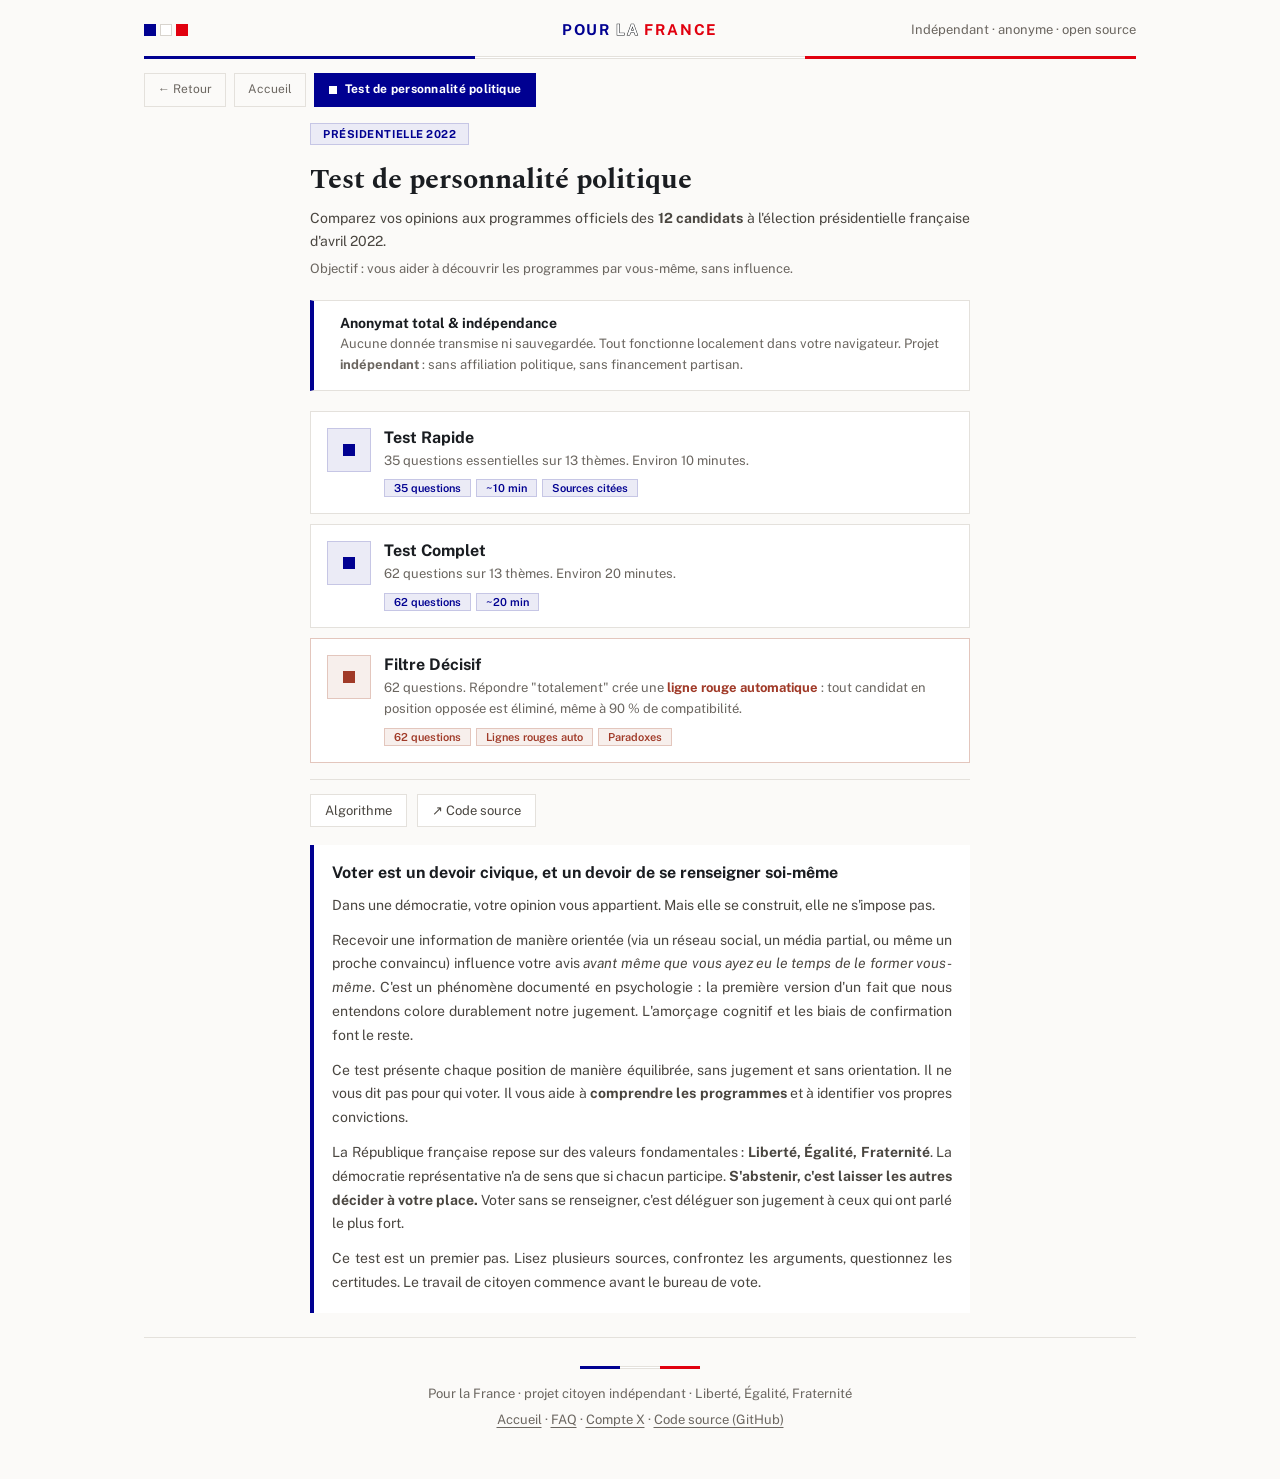
<file: 2022/index.html>
<!--
  Test de personnalité politique : Édition 2022
  Copyright (C) 2025 @miseenproduvendredi
  Ce programme est distribué sous GNU Affero General Public License v3.0
  https://www.gnu.org/licenses/agpl-3.0.fr.html
  Des restrictions supplémentaires s'appliquent :
  usage commercial, neutralité politique, données personnelles
  → voir LICENSE_SUPPLEMENT.txt à la racine du dépôt
-->
<!DOCTYPE html>
<html lang="fr">
<head>
<meta charset="UTF-8">
<link rel="icon" type="image/svg+xml" href="data:image/svg+xml,%3Csvg xmlns='http://www.w3.org/2000/svg' viewBox='0 0 3 2'%3E%3Crect width='1' height='2' fill='%23002395'/%3E%3Crect x='1' width='1' height='2' fill='%23fff'/%3E%3Crect x='2' width='1' height='2' fill='%23ED2939'/%3E%3C/svg%3E">
<meta name="viewport" content="width=device-width, initial-scale=1.0">
<link rel="preconnect" href="https://fonts.googleapis.com"><link rel="preconnect" href="https://fonts.gstatic.com" crossorigin><link href="https://fonts.googleapis.com/css2?family=Public+Sans:wght@400;500;600;700&family=Spectral:wght@600;700&display=swap" rel="stylesheet">
<link rel="stylesheet" href="../charte.css">
<title>Test politique 2022</title>
<style>
*{box-sizing:border-box;margin:0;padding:0}

/* ─── LIGHT MODE (default) ─── */
:root{
  --bg:#FBFAF8;
  --card:#ffffff;
  --cb:#E4E1DC;
  --c2:#F3F1ED;
  --t1:#1A1D21;
  --t2:#4A4640;
  --t3:#6B6660;
  --t4:#6B6660;
  --ch:#F3F1ED;
  --ct:#000091;
  --pb:#D8D4CE;
  --pri:#000091;
  --pri2:#1B1BC4;
  --priL:#EBEBF6;
  --priB:#C6C6E5;
  --rg:#F7EFEC;
  --rt:#A03A28;
  --rb:#E3C6BD;
  --wg:#F8F4E9;
  --wt:#7A5A1F;
  --wb:#D9C38A;
  --gk:#2F6B4F;
  --gg:#EEF3EF;
  --ig:#EBEBF6;
  --it:#000091;
  --card-shadow:none;
}

/* ─── DARK MODE ─── */
.dk{
  --bg:#0d1117;
  --card:#161b22;
  --cb:#21262d;
  --c2:#0d1117;
  --t1:#e6edf3;
  --t2:#cdd5df;
  --t3:#8b949e;
  --t4:#484f58;
  --ch:#1c2128;
  --ct:#9D9DFF;
  --pb:#30363d;
  --pri:#8F8FFF;
  --pri2:#A5A5FF;
  --priL:#0d2045;
  --priB:#1e3a5f;
  --rg:#2a1010;
  --rt:#f87171;
  --rb:#7f1d1d;
  --wg:#221a00;
  --wt:#D9C38A;
  --wb:#92660a;
  --gk:#4ade80;
  --gg:#031a0a;
  --ig:#0d1a35;
  --it:#9D9DFF;
  --card-shadow:none;
}

html,body{background:var(--bg);min-height:100%}
#W{background:var(--bg);min-height:100vh;padding:0}
#A{max-width:688px;margin:0 auto;padding:1rem 14px 0}
body,button{font-family:'Public Sans',-apple-system,BlinkMacSystemFont,"Segoe UI",Arial,sans-serif}

.qt{font-size:18px;font-weight:600;line-height:1.55;color:var(--t1);font-family:'Spectral',Georgia,serif}
.bm{font-size:14px;line-height:1.7;color:var(--t2);text-align:justify}
.bs{font-size:13px;line-height:1.6;color:var(--t3)}
.lb{font-size:11px;letter-spacing:.08em;text-transform:uppercase;font-weight:600;color:var(--t4)}

.card{
  background:var(--card);
  border:.5px solid var(--cb);
  border-radius:0;
  padding:20px;
  margin-bottom:12px;
  box-shadow:var(--card-shadow);
}
.mc{
  display:flex;align-items:flex-start;gap:13px;padding:16px;
  border:.5px solid var(--cb);border-radius:0;
  background:var(--card);cursor:pointer;
  transition:border-color .15s,transform .12s,box-shadow .12s;
  margin-bottom:10px;
  box-shadow:var(--card-shadow);
}

.mc.hi{border-color:var(--rb)}
.mi{
  width:44px;height:44px;border-radius:0;
  background:var(--priL);border:.5px solid var(--priB);color:var(--pri);
  display:flex;align-items:center;justify-content:center;font-size:20px;flex-shrink:0;
}
.mi::after{content:"";width:12px;height:12px;background:currentColor}

/* ─── Answer buttons ─── */
.ab{
  width:100%;padding:11px 3px;border-radius:0;
  border:1.5px solid var(--pb);background:var(--card);
  color:var(--t3);font-size:11px;text-align:center;
  cursor:pointer;line-height:1.35;transition:all .12s;
  font-family:inherit;font-weight:500;
}

.ab.sn2{border:2.5px solid var(--rt);color:var(--rt);font-weight:700;background:var(--rg)}
.ab.sn1{border:2px solid #C06B52;color:#c2410c;font-weight:600;background:#fff7ed}
.ab.s0{border:2px solid var(--t1);color:var(--t1);font-weight:600;background:var(--ch)}
.ab.s1{border:2px solid #2F6B4F;color:#2F6B4F;font-weight:600;background:var(--gg)}
.ab.s2{border:2.5px solid var(--gk);color:var(--gk);font-weight:700;background:var(--gg)}
.ab.sk{border:1.5px solid var(--pb);color:var(--t4);font-style:italic;background:var(--c2)}


/* ─── Context toggle ─── */
.db{
  display:flex;align-items:center;gap:8px;padding:10px 14px;
  border-radius:0;border:1.5px solid var(--priB);
  background:var(--priL);cursor:pointer;font-size:13px;
  color:var(--pri);margin-bottom:12px;transition:all .12s;
  width:100%;text-align:left;font-family:inherit;font-weight:600;
}
.db:hover{background:var(--ch);border-color:var(--pri)}
.db.on{background:var(--ch);border-color:var(--pri);color:var(--t1)}
.dbox{
  padding:15px;border-radius:0;
  background:var(--c2);border:.5px solid var(--cb);
  margin-bottom:13px;line-height:1.8;
}

/* ─── Footnotes ─── */
.fn{font-size:11px;color:var(--t4);margin-top:10px;padding-top:8px;border-top:.5px solid var(--cb);line-height:1.6}
.fn a{color:var(--it);text-decoration:none}.fn a:hover{text-decoration:underline}
sup{font-size:9px;vertical-align:super;color:var(--pri);font-weight:700}

/* ─── Progress ─── */
.pb2{height:5px;background:var(--c2);border-radius:0;overflow:hidden}
.pf{height:100%;background:var(--pri);border-radius:0;transition:width .4s}

/* ─── Buttons ─── */
.pr{
  padding:11px 24px;background:var(--pri);color:#fff;
  border:none;border-radius:0;font-size:14px;font-weight:600;cursor:pointer;
  transition:background .12s;
}
.pr:hover{background:var(--pri2)}.pr:disabled{opacity:.3;cursor:not-allowed}
.se{
  padding:8px 14px;background:var(--card);color:var(--t2);
  border:1px solid var(--cb);border-radius:0;font-size:13px;
  cursor:pointer;font-family:inherit;transition:all .12s;
}
.se:hover{background:var(--priL);border-color:var(--priB);color:var(--pri)}
.tb:hover{background:var(--ch)}

/* ─── Results ─── */
.sc{background:var(--priL);border:1px solid var(--priB);border-radius:0;padding:16px;margin-bottom:14px}
.bar{height:9px;background:var(--c2);border-radius:0;overflow:hidden;margin-top:4px}
.bf{height:100%;border-radius:0;width:0;transition:width 1.3s cubic-bezier(.22,1,.36,1)}
.cr{border-radius:0;margin-bottom:6px;border:.5px solid var(--cb);overflow:hidden;background:var(--card)}
.cr.el{border-left:3px solid var(--rt)}.cr.tp{border-left:3px solid #2F6B4F}
.ch2{display:flex;justify-content:space-between;align-items:center;padding:11px 13px;cursor:pointer;transition:background .1s}
.ch2:hover{background:var(--c2)}.cd{display:none;padding:11px 13px;border-top:.5px solid var(--cb);background:var(--c2)}.cd.op{display:block}
.di{display:flex;gap:6px;padding:3px 0;font-size:12.5px;color:var(--t2);line-height:1.5;align-items:flex-start}
.dot{width:5px;height:5px;border-radius:50%;flex-shrink:0;margin-top:4px}

/* ─── Chips ─── */
.ct{font-size:11px;padding:2px 9px;border-radius:0;background:var(--priL);color:var(--pri);font-weight:600;border:.5px solid var(--priB)}
.cr2{font-size:11px;padding:2px 9px;border-radius:0;background:var(--rg);color:var(--rt);font-weight:600;border:.5px solid var(--rb)}

/* ─── Checkbox ─── */
/* ─── Links ─── */
.sa{color:var(--it);text-decoration:none;font-size:13px}.sa:hover{text-decoration:underline}

/* ─── Civic section ─── */
.cv{
  background:var(--card);
  border-left:4px solid var(--pri);
  border-radius:0;
  padding:18px;margin-top:18px;
  box-shadow:var(--card-shadow);
}

/* ─── Code block ─── */
.cbk{border-radius:0;overflow:hidden}
.ck2{background:#1a2236;padding:10px 16px;display:flex;justify-content:space-between;align-items:center;flex-wrap:wrap;gap:8px}
.cb2{background:#0d1117;padding:16px 18px;font-family:"SFMono-Regular","Fira Code",monospace;font-size:12px;color:#9be09a;line-height:1.85;overflow-x:auto}
.cm2{color:#5a7fa0}.kw{color:#c792ea}.fn2{color:#82aaff}.nm{color:#f78c6c}

/* ─── Theme badge ─── */
.edition-badge{
  display:inline-flex;align-items:center;gap:6px;
  padding:4px 12px;border-radius:0;
  background:var(--priL);border:1px solid var(--priB);
  font-size:11px;font-weight:700;color:var(--pri);
  letter-spacing:.05em;text-transform:uppercase;
}

/* ─── Mobile touch fix ─── */
.ab{-webkit-tap-highlight-color:transparent;touch-action:manipulation}
@media(hover:hover){
  .ab:hover{border-color:var(--pri);color:var(--pri);background:var(--priL)}
  .ab.sk:hover{color:var(--t3);font-style:normal;background:var(--ch);border-color:var(--t3)}
  .mc:hover{border-color:var(--pri);transform:translateY(-2px);box-shadow:0 4px 16px rgba(37,99,235,.15)}
}
@media(hover:none){
  .ab:hover{border-color:var(--pb);color:var(--t3);background:var(--card)}
  .ab.sk:hover{color:var(--t4);font-style:italic;background:var(--c2)}
  .mc:hover{border-color:var(--cb);transform:none;box-shadow:var(--card-shadow)}
}
</style>
<style>
.mc.sel{border-color:var(--pri)!important;border-width:2px!important}
.mc.hi.sel{border-color:var(--rt)!important}
</style>
</head>
<body>
<div id="W">
<div class="plf"><div class="plf-wrap">
<header class="plf-marque">
  <span class="plf-drapeau" aria-hidden="true"><span></span><span></span><span></span></span>
  <a class="plf-marque-nom" href="../index.html"><span class="plf-mot-bleu">Pour</span> <span class="plf-mot-blanc">la</span> <span class="plf-mot-rouge">France</span></a>
  <span class="plf-marque-devise">Indépendant · anonyme · open source</span>
</header>
<div class="plf-filet-tricolore" aria-hidden="true"><span></span><span></span><span></span></div>
<nav class="plf-nav">
  <a href="../editions.html" onclick="plfRetour();return false">← Retour</a>
  <a href="../index.html">Accueil</a>
    <span class="plf-nav-site" aria-current="page">Test de personnalité politique</span>
</nav>
</div></div>
<div id="A"></div>
<div class="plf"><div class="plf-wrap"><footer class="plf-pied">
  <div class="plf-filet-tricolore plf-filet-tricolore--court" aria-hidden="true"><span></span><span></span><span></span></div>
  <p>Pour la France · projet citoyen indépendant · Liberté, Égalité, Fraternité</p>
  <p>
    <a href="../index.html">Accueil</a> ·
    <a href="../faq.html">FAQ</a> ·
    <a href="https://x.com/fracoiselibre" target="_blank" rel="noopener">Compte X</a> ·
    <a href="https://github.com/pourlafrance/Test-de-personnalite-politique" target="_blank" rel="noopener">Code source (GitHub)</a>
  </p>
</footer></div></div>
</div>
<script>
// Thème sombre retiré : dk reste false (les ternaires historiques sont inertes).
let dk = false;

function lbl(type){return '<span style="font-size:11px;font-weight:700;padding:2px 0;width:64px;text-align:center;display:inline-block;border-radius:0;background:#EBEBF6;color:#1B1BC4;flex-shrink:0;margin-top:2px;white-space:nowrap;border:.5px solid #C6C6E5">'+(type==='pour'?'Pour':'Contre')+'</span>';}
function argRow(type,text){
  return `<div style="display:flex;gap:8px;margin-bottom:9px;align-items:flex-start">${lbl(type)}<p style="font-size:13.5px;color:var(--t2);line-height:1.7;margin:0">${text}</p></div>`;
}

const TH=["Économie","Immigration","Sécurité"," Europe","Écologie","Santé & Social","Société","Démocratie","Valeurs","International","Éducation","Agriculture","Numérique"];
const CK=["macron","lepen","mel","zem","pec","jad","rou","dpa","las","pou","art","hid"];
const CV={macron:{n:"Emmanuel Macron",p:"Renaissance",c:"#D97706",sx:.35,sy:-.15},lepen:{n:"Marine Le Pen",p:"RN",c:"#000091",sx:0.2,sy:1.4},mel:{n:"J.-L. Mélenchon",p:"LFI",c:"#A03A28",sx:-1.7,sy:-1.0},zem:{n:"É. Zemmour",p:"Reconquête",c:"#818CF8",sx:1.55,sy:1.85},pec:{n:"V. Pécresse",p:"LR",c:"#60A5FA",sx:1.0,sy:.5},jad:{n:"Y. Jadot",p:"EELV",c:"#22C55E",sx:-.7,sy:-1.1},rou:{n:"F. Roussel",p:"PCF",c:"#F87171",sx:-1.5,sy:-.4},dpa:{n:"N. Dupont-Aignan",p:"DLF",c:"#A78BFA",sx:0.8,sy:1.0},las:{n:"J. Lassalle",p:"Résistons",c:"#06B6D4",sx:.2,sy:.65},pou:{n:"P. Poutou",p:"NPA",c:"#FB923C",sx:-1.95,sy:-1.7},art:{n:"N. Arthaud",p:"LO",c:"#F43F5E",sx:-1.9,sy:-1.5},hid:{n:"A. Hidalgo",p:"PS",c:"#EC4899",sx:-.5,sy:-.4}};
const SR={eco:[{l:"OFCE – Sciences Po",u:"https://www.ofce.sciences-po.fr"},{l:"France Stratégie",u:"https://www.strategie.gouv.fr"}],imm:[{l:"OFPRA",u:"https://www.ofpra.gouv.fr"},{l:"Vie-publique.fr",u:"https://www.vie-publique.fr"}],sec:[{l:"IHEMI",u:"https://www.ihemi.fr"},{l:"Vie-publique.fr",u:"https://www.vie-publique.fr"}],eu:[{l:"Toute l'Europe",u:"https://www.touteleurope.eu"},{l:"Vie-publique.fr",u:"https://www.vie-publique.fr"}],ecol:[{l:"Haut Conseil pour le Climat",u:"https://www.hautconseilclimat.fr"},{l:"ADEME",u:"https://www.ademe.fr"}],soc:[{l:"DREES",u:"https://drees.solidarites-sante.gouv.fr"},{l:"Cour des Comptes",u:"https://www.ccomptes.fr"}],soc2:[{l:"CCNE",u:"https://www.ccne-ethique.fr"},{l:"Vie-publique.fr",u:"https://www.vie-publique.fr"}],dem:[{l:"CEVIPOF – Sciences Po",u:"https://www.sciencespo.fr/cevipof"},{l:"Conseil Constitutionnel",u:"https://www.conseil-constitutionnel.fr"}],val:[{l:"INSEE",u:"https://www.insee.fr"},{l:"Vie-publique.fr",u:"https://www.vie-publique.fr"}],int:[{l:"IRSEM",u:"https://www.irsem.fr"},{l:"Institut Montaigne",u:"https://www.institutmontaigne.org"}],edu:[{l:"Ministère Éducation – DEPP",u:"https://www.education.gouv.fr"},{l:"Vie-publique.fr",u:"https://www.vie-publique.fr"}],agr:[{l:"INSEE Agreste",u:"https://agreste.agriculture.gouv.fr"},{l:"INRAE",u:"https://www.inrae.fr"}],num:[{l:"CNIL",u:"https://www.cnil.fr"},{l:"Vie-publique.fr",u:"https://www.vie-publique.fr"}]};

const QD=[
["L'État doit augmenter les dépenses publiques pour améliorer les services publics, quitte à creuser davantage la dette.","La dette française dépasse 110&nbsp;% du PIB<sup>*</sup> (~&nbsp;3&nbsp;000&nbsp;Mds€). Les dépenses publiques financent majoritairement la protection sociale (retraites, aides), la santé, le fonctionnement de l'État (salaires des fonctionnaires, des élus, administration), l'éducation et le remboursement des intérêts de cette dette.","Ses partisans estiment que l'investissement public améliore le niveau de vie, réduit les inégalités et soutient la croissance économique à long terme.","Ses opposants estiment que la maîtrise de la dette protège les générations futures, préserve la crédibilité financière de la France et laisse des marges de manœuvre en cas de crise.","eco",[["*","INSEE/Eurostat, Comptes nationaux 2022 : <a href='https://www.insee.fr/fr/statistiques/serie/001558206' target='_blank'>insee.fr</a>"]]],
["L'âge légal de départ à la retraite doit être abaissé à 60 ans pour les carrières longues.","L'âge légal de retraite était 60&nbsp;ans jusqu'en 2010<sup>*</sup>, 62&nbsp;ans depuis, 64&nbsp;ans depuis avril&nbsp;2023<sup>**</sup>. Pénibilité, espérance de vie en bonne santé et financement du système sont au cœur du débat.","Ses partisans estiment qu'un départ plus précoce est une juste reconnaissance de la pénibilité de certains métiers et permet aux travailleurs de profiter de leur retraite en bonne santé.","Ses opposants estiment que l'allongement progressif de la durée de cotisation est nécessaire pour assurer la viabilité financière du système et son équité entre générations.","eco",[["*","Loi n°&nbsp;2010-1330 du 9&nbsp;novembre 2010 : <a href='https://www.legifrance.gouv.fr/loda/id/JORFTEXT000023022127' target='_blank'>legifrance.gouv.fr</a>"],["**","Loi n°&nbsp;2023-270 du 14&nbsp;avril 2023 : <a href='https://www.legifrance.gouv.fr/jorf/id/JORFTEXT000047458974' target='_blank'>legifrance.gouv.fr</a>"]]],
["Le Salaire Minimum Interprofessionnel de Croissance (SMIC) doit être augmenté à 1&nbsp;500&nbsp;€ nets minimum.","Le SMIC brut était d'environ 1&nbsp;603&nbsp;€ au 1er janvier 2022<sup>*</sup>, soit environ 1&nbsp;269&nbsp;€ nets. Il concerne directement 2,5&nbsp;millions de travailleurs<sup>**</sup>.","Ses partisans estiment qu'une hausse significative améliore le pouvoir d'achat des ménages les plus modestes et contribue à réduire les inégalités salariales.","Ses opposants estiment qu'une hausse trop rapide peut fragiliser les secteurs à faibles marges et les très petites entreprises, avec un risque de réduction des embauches.","eco",[["*","Décret n°&nbsp;2021-1741 du 22&nbsp;décembre 2021 : <a href='https://www.legifrance.gouv.fr/loda/id/JORFTEXT000044548302' target='_blank'>legifrance.gouv.fr</a>"],["**","DARES, Bénéficiaires du SMIC 2022 : <a href='https://dares.travail-emploi.gouv.fr' target='_blank'>dares.travail-emploi.gouv.fr</a>"]]],
["Un Impôt sur la Fortune (ISF) doit être rétabli pour les très hauts patrimoines.","L'Impôt de Solidarité sur la Fortune (ISF) a été supprimé par la loi de finances 2018<sup>*</sup> et remplacé par l'Impôt sur la Fortune Immobilière (IFI), limité à l'immobilier. L'ISF concernait les patrimoines supérieurs à 1,3&nbsp;M€.","Ses partisans estiment que rétablir un impôt sur l'ensemble du patrimoine est un instrument de justice fiscale permettant une meilleure redistribution des richesses.","Ses opposants estiment que la suppression de cet impôt a favorisé le maintien des capitaux en France et encourage l'investissement dans les entreprises et l'économie productive.","eco",[["*","Loi n°&nbsp;2017-1837 du 30&nbsp;décembre 2017, art.&nbsp;31 : <a href='https://www.legifrance.gouv.fr/loda/id/JORFTEXT000036339197' target='_blank'>legifrance.gouv.fr</a>"]]],
["Il faut réduire les prélèvements obligatoires pesant sur les entreprises pour favoriser la compétitivité.","Les prélèvements sur les entreprises françaises comprennent cotisations sociales patronales (retraites, maladie, chômage) et diverses taxes. Leur niveau est parmi les plus élevés de l'OCDE<sup>*</sup>.","Ses partisans estiment que réduire ces prélèvements améliore la compétitivité des entreprises françaises, allège le coût du travail et favorise les créations d'emplois.","Ses opposants estiment que ce niveau garantit le financement du modèle de protection sociale et de services publics dont bénéficient l'ensemble des salariés et des citoyens.","eco",[["*","OCDE, Taxing Wages 2022 : <a href='https://www.oecd.org/fr/publication/taxing-wages-20725124.htm' target='_blank'>oecd.org</a>"]]],
["La France doit protéger ses industries stratégiques de la concurrence internationale.","La France a perdu environ 2&nbsp;millions d'emplois industriels entre 1980 et 2015<sup>*</sup>. Le débat porte sur le rôle de l'État dans la stratégie économique nationale.","Ses partisans estiment que protéger les secteurs stratégiques préserve l'emploi national, assure une souveraineté économique et évite une dépendance excessive à l'égard de l'étranger.","Ses opposants estiment que l'ouverture à la concurrence internationale stimule l'innovation, maintient les prix à la consommation et renforce la compétitivité globale.","eco",[["*","INSEE, Comptes nationaux : Valeur ajoutée par branche : <a href='https://www.insee.fr/fr/statistiques/2015691' target='_blank'>insee.fr</a>"]]],
["L'État est trop présent dans la vie économique et doit laisser davantage de place à l'initiative privée.","La France consacre environ 58,4&nbsp;% de son PIB aux dépenses publiques en 2021<sup>*</sup>, le taux le plus élevé de l'UE.","Ses partisans estiment que réduire le poids de l'État libère l'initiative individuelle, stimule l'entrepreneuriat et améliore l'efficacité économique globale.","Ses opposants estiment que l'intervention de l'État garantit l'accès universel aux services essentiels, réduit les inégalités et assure une protection collective contre les aléas du marché.","eco",[["*","Eurostat, Dépenses publiques en % du PIB 2021 : <a href='https://ec.europa.eu/eurostat/databrowser/view/gov_10a_main' target='_blank'>ec.europa.eu</a>"]]],
["Les flux migratoires vers la France doivent être fortement réduits.","La France a délivré 278&nbsp;191 premiers titres de séjour en 2021<sup>*</sup>. L'immigration est multiforme&nbsp;: travail, regroupement familial, études, protection internationale.","Ses partisans estiment qu'une politique migratoire plus sélective et mieux contrôlée permet d'assurer une intégration de meilleure qualité et d'adapter les flux aux capacités d'accueil du pays.","Ses opposants estiment que l'immigration contribue à l'économie française, compense les déficits démographiques dans certains secteurs, et que la France a des engagements humanitaires qui encadrent la gestion des flux.","imm",[["*","Ministère de l'Intérieur, Chiffres de l'immigration 2021 : <a href='https://www.immigration.interieur.gouv.fr/Info-ressources/Etudes-et-statistiques/Statistiques/Essentiel-de-l-immigration/Chiffres-cles' target='_blank'>immigration.interieur.gouv.fr</a>"]]],
["Le droit du sol doit être supprimé ou fortement restreint.","Le droit du sol permet d'obtenir la nationalité française en étant né sur le territoire français de parents étrangers. Il coexiste avec le droit du sang depuis la loi du 26&nbsp;juin&nbsp;1889<sup>*</sup>.","Ses partisans estiment que restreindre le droit du sol permet de mieux conditionner l'attribution de la nationalité à une démarche d'intégration effective et volontaire.","Ses opposants estiment que le droit du sol, inscrit dans la tradition républicaine depuis plus d'un siècle, favorise l'intégration des enfants nés sur le sol national et leur pleine appartenance à la communauté nationale.","imm",[["*","Art.&nbsp;19-3 du Code civil : <a href='https://www.legifrance.gouv.fr/codes/article_lc/LEGIARTI000006419351' target='_blank'>legifrance.gouv.fr</a>"]]],
["L'intégration des personnes immigrées nécessite davantage de moyens publics.","Le taux d'emploi des personnes immigrées (56,8&nbsp;%) est inférieur d'environ 10 points à la moyenne nationale (67,5&nbsp;%) en 2020<sup>*</sup>.","Ses partisans estiment qu'investir dans l'intégration : formation linguistique, accès à l'emploi, accompagnement social : est efficace pour la cohésion nationale et bénéfique économiquement.","Ses opposants estiment que conditionner l'accueil à des critères préalables permet de mieux cibler les ressources disponibles et d'assurer une insertion plus durable.","imm",[["*","INSEE, Enquête Emploi 2020 : <a href='https://www.insee.fr/fr/statistiques/4277836' target='_blank'>insee.fr</a>"]]],
["Les peines de prison doivent être significativement alourdies pour les crimes graves.","La France compte environ 74&nbsp;000 détenus pour 60&nbsp;000 places au 1er janvier 2022<sup>*</sup>. Le taux de récidive est estimé à environ 40&nbsp;% dans les cinq ans suivant la libération<sup>**</sup>.","Ses partisans estiment que des peines plus sévères ont un effet dissuasif sur les crimes graves et répondent à l'attente de protection de la société et de justice pour les victimes.","Ses opposants estiment que renforcer les dispositifs de réinsertion : accompagnement psychologique, emploi, formation en détention : est la voie la plus efficace pour réduire durablement la récidive.","sec",[["*","Ministère de la Justice, Statistiques pénitentiaires au 1er janvier 2022 : <a href='https://www.justice.gouv.fr/statistiques.html' target='_blank'>justice.gouv.fr</a>"],["**","Ministère de la Justice, Chiffres clés de la Justice 2022, p.&nbsp;48 : <a href='https://www.justice.gouv.fr/documentation/publications/les-chiffres-cles-de-la-justice' target='_blank'>justice.gouv.fr</a>"]]],
["La France doit recruter davantage de forces de l'ordre.","La France comptait environ 254&nbsp;500 policiers nationaux et gendarmes en 2021<sup>*</sup>, soit environ 3,8 agents pour 1&nbsp;000 habitants, proche de la moyenne européenne.","Ses partisans estiment que davantage de forces de l'ordre améliore la présence sur le terrain, renforce le sentiment de sécurité et permet une réponse plus rapide aux infractions.","Ses opposants estiment qu'une approche sociale et préventive : éducation, travail social, politique de la ville : est plus efficace pour réduire la délinquance à long terme.","sec",[["*","Ministère de l'Intérieur, Rapport annuel de performances 2021 : <a href='https://www.budget.gouv.fr/documentation/documents-budgetaires/exercice-2022/les-rapports-annuels-de-performances/rapport-annuel-de-performances-mission-securites' target='_blank'>budget.gouv.fr</a>"]]],
["La légalisation du cannabis à usage récréatif doit être envisagée.","Le cannabis est consommé par environ 5&nbsp;millions de Français<sup>*</sup>, faisant de la France l'un des premiers consommateurs européens par habitant. La légalisation à des fins récréatives existe au Canada, aux Pays-Bas et dans plusieurs États américains.","Ses partisans estiment que la légalisation encadrée permet de contrôler la qualité, de réduire les trafics criminels, de dégager des recettes fiscales et de traiter la consommation comme un enjeu de santé publique.","Ses opposants estiment que maintenir l'interdiction envoie un signal clair sur les risques sanitaires, notamment pour les jeunes, et évite de normaliser l'usage d'une substance psychoactive.","sec",[["*","OFDT, Baromètre santé 2021 : <a href='https://www.ofdt.fr/publications/collections/notes-et-monographies/le-barometre-sante-2021/' target='_blank'>ofdt.fr</a>"]]],
["La France doit récupérer des compétences souveraines vis-à-vis de l'Union européenne.","Depuis le traité de Maastricht (1992)<sup>*</sup>, la France a transféré à l'UE des compétences importantes&nbsp;: politique monétaire, politique commerciale, règles budgétaires (Pacte de stabilité).","Ses partisans estiment que récupérer certaines compétences permettrait à la France de mener des politiques plus adaptées à ses besoins spécifiques et de restaurer un contrôle démocratique direct.","Ses opposants estiment que ces transferts permettent à la France de peser davantage dans les négociations mondiales et de bénéficier d'un espace économique intégré plus efficace.","eu",[["*","Traité sur l'Union européenne, signé à Maastricht le 7&nbsp;février 1992 : <a href='https://www.touteleurope.eu/fonctionnement-de-l-ue/les-traites-europeens/' target='_blank'>touteleurope.eu</a>"]]],
["L'Union européenne est globalement bénéfique pour la France.","La France est le 2e bénéficiaire net des fonds structurels européens. L'UE représente environ 60&nbsp;% du commerce extérieur français<sup>*</sup>. Les politiques européennes couvrent de nombreux domaines.","Ses partisans estiment que l'UE garantit la paix sur le continent depuis 80&nbsp;ans, crée des solidarités économiques, protège les droits des citoyens et renforce le poids de la France dans le monde.","Ses opposants estiment que certaines règles européennes, notamment en matière budgétaire et commerciale, limitent la capacité des États membres à mener des politiques souveraines.","eu",[["*","Douanes françaises, Commerce extérieur 2021 : <a href='https://www.douane.gouv.fr/actualites/le-commerce-exterieur-de-la-france-en-2021' target='_blank'>douane.gouv.fr</a>"]]],
["La transition écologique doit être une priorité absolue, même si elle implique des efforts économiques importants.","Le GIEC préconise une réduction de 43&nbsp;% des émissions mondiales d'ici 2030 (rapport AR6, 2022)<sup>*</sup>. La France s'est engagée à la neutralité carbone en 2050<sup>**</sup>.","Ses partisans estiment que faire de la transition écologique une priorité absolue est la seule voie pour éviter des catastrophes climatiques dont le coût serait bien supérieur aux investissements nécessaires.","Ses opposants estiment qu'une transition dont le rythme n'est pas adapté aux capacités économiques risque de peser disproportionnellement sur les ménages modestes et d'affaiblir la compétitivité française.","ecol",[["*","GIEC, Sixième rapport d'évaluation AR6, 2022 : <a href='https://www.ipcc.ch/report/ar6/syr/' target='_blank'>ipcc.ch</a>"],["**","Loi n°&nbsp;2019-1147 du 8&nbsp;novembre 2019 relative à l'énergie et au climat : <a href='https://www.legifrance.gouv.fr/loda/id/JORFTEXT000039355955' target='_blank'>legifrance.gouv.fr</a>"]]],
["L'énergie nucléaire doit rester une composante importante du mix énergétique français.","La France a produit 69,3&nbsp;% de son électricité par fission nucléaire en 2021<sup>*</sup>, lui conférant l'un des bilans carbone les plus bas d'Europe pour la production électrique.","Ses partisans estiment que l'énergie nucléaire garantit une électricité peu carbonée, une indépendance énergétique durable et des prix stables, constituant un atout central pour la transition climatique.","Ses opposants estiment qu'il faut accélérer la transition vers les énergies renouvelables, en raison des risques d'accident, des défis liés à la gestion des déchets radioactifs et du coût du démantèlement.","ecol",[["*","RTE, Bilan électrique 2021 : <a href='https://bilan-electrique-2021.rte-france.com/' target='_blank'>rte-france.com</a>"]]],
["Les activités très polluantes doivent être beaucoup plus fortement taxées.","La taxe carbone (contribution énergie-climat) vise à intégrer le coût environnemental dans le prix des activités polluantes. Son augmentation en 2018 a relancé un vaste débat sur la répartition des efforts entre catégories sociales.","Ses partisans estiment que taxer plus fortement les activités polluantes incite efficacement les entreprises et les ménages à modifier leurs comportements et à investir dans des alternatives moins émettrices.","Ses opposants estiment que cette forme de taxation peut pénaliser des ménages qui n'ont pas encore accès à des alternatives abordables, et qu'il faut d'abord rendre ces alternatives accessibles avant d'alourdir les charges.","ecol",[]],
["Le système de santé doit rester entièrement public, sans aucune privatisation.","La Sécurité Sociale couvre environ 79,8&nbsp;% des dépenses courantes de santé en 2020<sup>*</sup>. La France dispose d'un des systèmes de santé les plus couvrants au monde mais fait face à des tensions financières croissantes.","Ses partisans estiment que maintenir un système entièrement public garantit l'égalité d'accès aux soins pour tous les citoyens, quel que soit leur revenu, et préserve le principe de solidarité nationale.","Ses opposants estiment qu'une part de gestion privée peut améliorer l'efficacité organisationnelle du système, réduire les délais d'attente et moderniser l'offre de soins dans un contexte de contraintes budgétaires.","soc",[["*","DREES, Comptes de la santé 2021 : <a href='https://drees.solidarites-sante.gouv.fr/publications-documents-de-reference-communique-de-presse/panoramas-de-la-drees/les-depenses-de' target='_blank'>drees.solidarites-sante.gouv.fr</a>"]]],
["Les aides sociales (Revenu de Solidarité Active, allocations) doivent être conditionnées à une démarche active de retour à l'emploi.","Le Revenu de Solidarité Active (RSA) concerne environ 1,9&nbsp;million de foyers bénéficiaires en 2022<sup>*</sup>, pour un montant mensuel de 575,52&nbsp;€ pour une personne seule.","Ses partisans estiment que conditionner les aides à une démarche d'insertion active : formation, recherche d'emploi : favorise le retour vers l'emploi et accompagne les bénéficiaires dans un parcours de réinsertion.","Ses opposants estiment que les aides sociales doivent soutenir inconditionnellement les personnes en difficulté, dont les obstacles au retour à l'emploi sont souvent structurels : santé, garde d'enfants, discrimination à l'embauche.","soc",[["*","DREES, Minima sociaux et prestations sociales 2022 : <a href='https://drees.solidarites-sante.gouv.fr/publications-documents-de-reference-communique-de-presse/panoramas-de-la-drees/minima-sociaux-et' target='_blank'>drees.solidarites-sante.gouv.fr</a>"]]],
["L'État doit construire massivement des logements sociaux pour répondre à la crise du logement.","3,1&nbsp;millions de ménages sont en attente d'un logement social au 1er janvier 2022<sup>*</sup>. Les prix immobiliers ont fortement augmenté dans les grandes métropoles.","Ses partisans estiment que construire massivement des logements sociaux est le moyen le plus direct pour l'État d'assurer un accès au logement digne pour les ménages les plus modestes.","Ses opposants estiment que simplifier les règles d'urbanisme et libérer le marché immobilier permettrait d'augmenter l'offre globale et de faire baisser les prix au bénéfice de l'ensemble des ménages.","soc",[["*","Ministère du Logement, Rapport sur les demandes de logement social 2022 : <a href='https://www.cohesion-territoires.gouv.fr/logement-social' target='_blank'>cohesion-territoires.gouv.fr</a>"]]],
["Les signes religieux ostensibles doivent être davantage limités dans l'espace public.","La loi du 9&nbsp;décembre 1905<sup>*</sup> pose le principe de séparation de l'Église et de l'État. La loi du 15&nbsp;mars 2004<sup>**</sup> interdit les signes religieux ostentatoires dans les établissements scolaires publics.","Ses partisans estiment que limiter davantage les signes religieux dans l'espace public renforce la neutralité commune et permet à chaque citoyen d'interagir dans un cadre partagé.","Ses opposants estiment que les règles actuelles offrent un équilibre satisfaisant et que les étendre davantage porterait atteinte à la liberté de conscience et d'expression religieuse garanties par la République.","soc2",[["*","Loi du 9&nbsp;décembre 1905 : <a href='https://www.legifrance.gouv.fr/loda/id/LEGITEXT000006070169' target='_blank'>legifrance.gouv.fr</a>"],["**","Loi n°&nbsp;2004-228 du 15&nbsp;mars 2004 : <a href='https://www.legifrance.gouv.fr/loda/id/JORFTEXT000000417977' target='_blank'>legifrance.gouv.fr</a>"]]],
["Le droit au mariage doit être ouvert à tous les couples, quelle que soit leur orientation sexuelle.","Le mariage pour tous a été légalisé en France par la loi du 17&nbsp;mai&nbsp;2013<sup>*</sup>. Il a été précédé d'un vaste débat national et de mobilisations importantes des deux côtés.","Ses partisans estiment que l'égalité des droits doit s'appliquer à tous les couples sans distinction, et que le droit au mariage est un droit fondamental indépendant de l'orientation sexuelle.","Ses opposants estiment que le mariage correspond à une institution fondée sur la complémentarité des sexes et la filiation naturelle, et que d'autres formes de reconnaissance juridique pourraient répondre aux besoins des couples de même sexe.","soc2",[["*","Loi n°&nbsp;2013-404 du 17&nbsp;mai 2013 : <a href='https://www.legifrance.gouv.fr/loda/id/JORFTEXT000027414540' target='_blank'>legifrance.gouv.fr</a>"]]],
["Les traditions culturelles établies méritent d'être préservées face aux changements sociaux rapides.","Les sociétés contemporaines connaissent des transformations rapides : modes de vie, structures familiales, repères culturels et valeurs. Ce rythme de changement fait lui-même l'objet d'un débat.","Ses partisans estiment que préserver les traditions culturelles et les repères établis assure la continuité sociale, protège les identités collectives et maintient un cadre de sens partagé entre les générations.","Ses opposants estiment que les évolutions sociales reflètent une adaptation naturelle des valeurs et que la société doit pouvoir se transformer pour mieux répondre aux besoins de ses membres.","val",[]],
["Le recours au référendum doit être généralisé pour les grandes décisions politiques nationales.","Le référendum est prévu par l'article&nbsp;11 de la Constitution<sup>*</sup>. Il a été utilisé neuf fois sous la Ve&nbsp;République, dont le dernier en 2005 sur le traité constitutionnel européen (rejeté).","Ses partisans estiment que le recours plus fréquent au référendum renforce la démocratie directe, permet aux citoyens de se prononcer directement sur les grandes orientations nationales.","Ses opposants estiment que les décisions complexes requièrent un débat approfondi confié à des représentants élus, et qu'une consultation directe peut conduire à des réponses qui ne reflètent pas pleinement la complexité des enjeux.","dem",[["*","Constitution du 4&nbsp;octobre 1958, art.&nbsp;11 : <a href='https://www.conseil-constitutionnel.fr/le-bloc-de-constitutionnalite/texte-integral-de-la-constitution-du-4-octobre-1958-en-vigueur' target='_blank'>conseil-constitutionnel.fr</a>"]]],
["Les institutions de la Ve République doivent être profondément réformées ou remplacées par une 6e République.","La Ve&nbsp;République, fondée par la Constitution du 4&nbsp;octobre 1958<sup>*</sup>, est un régime semi-présidentiel. Le Parlement peut être contourné par certains mécanismes constitutionnels (art.&nbsp;49-3, ordonnances).","Ses partisans estiment qu'une réforme profonde des institutions vers un régime plus parlementaire renforcerait la légitimité démocratique des décisions collectives.","Ses opposants estiment que la Ve&nbsp;République assure une stabilité gouvernementale nécessaire, permet l'action dans la durée et évite les crises institutionnelles qui ont caractérisé les républiques précédentes.","dem",[["*","Constitution du 4&nbsp;octobre 1958 : <a href='https://www.conseil-constitutionnel.fr/le-bloc-de-constitutionnalite/texte-integral-de-la-constitution-du-4-octobre-1958-en-vigueur' target='_blank'>conseil-constitutionnel.fr</a>"]]],
["La liberté individuelle doit primer sur les politiques collectives d'égalisation des conditions de vie.","Le débat entre liberté individuelle et égalité des conditions traverse toute la philosophie politique. Ces deux valeurs sont inscrites dans la Déclaration des droits de l'homme et du citoyen de 1789<sup>*</sup>.","Ses partisans estiment que la liberté individuelle est le moteur de la prospérité collective : laisser chacun faire ses choix et en assumer les conséquences produit les meilleurs résultats pour la société.","Ses opposants estiment que des politiques actives de redistribution sont nécessaires pour que la liberté formelle soit réelle pour tous, et pas seulement pour ceux qui disposent déjà de ressources suffisantes.","val",[["*","DDHC du 26&nbsp;août 1789, art.&nbsp;1 et 4 : <a href='https://www.conseil-constitutionnel.fr/les-textes-fondamentaux/la-declaration-des-droits-de-l-homme-et-du-citoyen-de-1789' target='_blank'>conseil-constitutionnel.fr</a>"]]],
["Les inégalités économiques constituent le problème le plus urgent à résoudre en France.","Les 10&nbsp;% des ménages les plus riches détiennent environ 47&nbsp;% du patrimoine total en France en 2021<sup>*</sup>. Les inégalités de patrimoine sont nettement plus marquées que les inégalités de revenus.","Ses partisans estiment que réduire les inégalités économiques est urgent pour des raisons de cohésion sociale, d'égalité des chances et de fonctionnement démocratique.","Ses opposants estiment que d'autres priorités : emploi, compétitivité, sécurité : méritent une attention au moins égale, et que l'amélioration du niveau de vie de tous passe d'abord par des politiques d'accès à l'emploi et à la formation.","val",[["*","INSEE, Revenus et patrimoine des ménages 2022 : <a href='https://www.insee.fr/fr/statistiques/6436313' target='_blank'>insee.fr</a>"]]],
["Un changement social profond est nécessaire et urgent en France.","Les transformations sociales sont permanentes mais leur rythme et leur ampleur sont débattus. La question porte sur l'équilibre souhaitable entre stabilité institutionnelle et changement.","Ses partisans estiment qu'un changement social profond et rapide est nécessaire pour répondre aux urgences : inégalités, crise écologique, déficit démocratique, et qu'une approche trop graduelle ne suffira pas.","Ses opposants estiment que les réformes progressives et négociées permettent une adaptation maîtrisée de la société, préservent la cohésion sociale et évitent les ruptures dont les effets sont souvent imprévisibles.","val",[]],
["La France doit augmenter significativement son budget de défense nationale.","La France a consacré 2,13&nbsp;% de son PIB à la défense en 2021<sup>*</sup>. Les conflits récents en Europe ont relancé les débats sur les capacités militaires.","Ses partisans estiment qu'augmenter le budget de la défense est nécessaire pour assurer la souveraineté nationale, honorer les engagements envers les alliés et adapter les capacités militaires.","Ses opposants estiment que les ressources publiques devraient être prioritairement orientées vers les besoins sociaux, la transition écologique et les instruments diplomatiques de prévention des conflits.","int",[["*","Ministère des Armées, Budget de la Défense 2021 : <a href='https://www.defense.gouv.fr/actualites/articles/budget-2022-defense' target='_blank'>defense.gouv.fr</a>"]]],
["La mondialisation économique a plutôt été néfaste pour les travailleurs français.","La part de l'industrie dans l'emploi français est passée de 22&nbsp;% en 1990 à 13&nbsp;% en 2019<sup>*</sup>. Cette période a aussi coïncidé avec une baisse des prix à la consommation et le développement de nouveaux secteurs exportateurs.","Ses partisans estiment que la mondialisation a contribué aux délocalisations, à la perte d'emplois industriels dans des territoires entiers, et a affaibli le pouvoir de négociation des travailleurs.","Ses opposants estiment que l'ouverture économique mondiale a profité aux consommateurs via des prix plus bas, a créé des débouchés à l'export et a contribué au développement de nouveaux secteurs.","int",[["*","INSEE, Tableaux de l'économie française 2022 : <a href='https://www.insee.fr/fr/statistiques/2015691' target='_blank'>insee.fr</a>"]]],
["L'enseignement privé doit recevoir moins de financement public que l'enseignement public.","L'enseignement privé sous contrat accueille environ 17&nbsp;% des élèves français<sup>*</sup> et bénéficie de financements publics pour les salaires des enseignants, en contrepartie du respect des programmes nationaux.","Ses partisans estiment que réduire ces financements permettrait de concentrer davantage les ressources sur l'école publique et de renforcer son rôle d'égalisation des chances pour tous les élèves.","Ses opposants estiment que la liberté de l'enseignement est un principe reconnu par la loi Debré<sup>**</sup>, et que financer l'enseignement privé sous contrat est une contrepartie légitime.","edu",[["*","DEPP, L'état de l'École 2022 : <a href='https://www.education.gouv.fr/l-etat-de-l-ecole-2022-326538' target='_blank'>education.gouv.fr</a>"],["**","Loi n°&nbsp;59-1557 du 31&nbsp;décembre 1959 : <a href='https://www.legifrance.gouv.fr/loda/id/JORFTEXT000000693736' target='_blank'>legifrance.gouv.fr</a>"]]],
["L'école doit davantage valoriser la discipline, l'effort et l'autorité des enseignants.","Les débats pédagogiques portent sur la manière d'enseigner, les méthodes et les finalités de l'école. Ces questions font l'objet de travaux de recherche et de positions politiques contrastées depuis des décennies.","Ses partisans estiment que valoriser davantage la discipline, l'effort et l'autorité de l'enseignant permet de mieux transmettre les savoirs fondamentaux et d'établir un cadre structurant.","Ses opposants estiment que les approches fondées sur l'épanouissement personnel, l'autonomie et les compétences transversales permettent aux élèves de développer leur esprit critique et de mieux s'adapter.","edu",[]],
["Les agriculteurs français doivent être davantage protégés et soutenus financièrement par l'État.","Le revenu agricole moyen est d'environ 18&nbsp;500&nbsp;€ par an en 2021<sup>*</sup>, avec de très fortes disparités selon les filières et les régions.","Ses partisans estiment que soutenir les agriculteurs est nécessaire pour assurer la souveraineté alimentaire, maintenir un tissu rural vivant et compenser des normes de production plus contraignantes qu'à l'étranger.","Ses opposants estiment que des réformes structurelles : meilleure régulation des prix, développement des circuits courts : permettraient aux agriculteurs de dégager des revenus plus durables.","agr",[["*","INSEE Agreste, Résultats économiques de l'agriculture 2021 : <a href='https://agreste.agriculture.gouv.fr/agreste-web/disaron/Chd2207/detail/' target='_blank'>agreste.agriculture.gouv.fr</a>"]]],
["Les grandes plateformes numériques (Google, Amazon, Meta…) doivent être beaucoup plus strictement régulées.","Les grandes plateformes concentrent des parts de marché considérables. L'UE a adopté le Digital Markets Act (DMA) en 2022<sup>*</sup> pour encadrer leurs pratiques.","Ses partisans estiment qu'une régulation beaucoup plus stricte est nécessaire pour protéger les données personnelles, combattre les monopoles, assurer une fiscalité équitable et encadrer les effets sur la démocratie.","Ses opposants estiment qu'une régulation excessive risque de freiner l'innovation et qu'des cadres réglementaires existent déjà (RGPD, DMA) et méritent d'être mieux appliqués avant d'être renforcés.","num",[["*","Règlement (UE) 2022/1925 du 14&nbsp;septembre 2022 (DMA) : <a href='https://eur-lex.europa.eu/legal-content/FR/TXT/?uri=CELEX:32022R1925' target='_blank'>eur-lex.europa.eu</a>"]]],
["La flat tax (Prélèvement Forfaitaire Unique) sur les revenus du capital doit être supprimée au profit d'une imposition progressive.","La flat tax (PFU à 30&nbsp;%) sur les revenus du capital : dividendes, plus-values, intérêts : a été instaurée par la loi de finances 2018<sup>*</sup>.","Ses partisans estiment que revenir à une imposition progressive des revenus du capital rétablit l'équité fiscale en traitant revenus du capital et du travail selon les mêmes principes.","Ses opposants estiment que le PFU a simplifié la fiscalité de l'épargne, encouragé l'investissement dans les entreprises françaises et stabilisé des capitaux en France.","eco",[["*","Art.&nbsp;28 de la loi n°&nbsp;2017-1837 du 30&nbsp;décembre 2017 : <a href='https://www.legifrance.gouv.fr/loda/id/JORFTEXT000036339197' target='_blank'>legifrance.gouv.fr</a>"]]],
["Un revenu universel de base doit être instauré pour tous les citoyens adultes.","Des expériences de revenu universel ont été conduites en Finlande (2017-2018)<sup>*</sup>. En France, le coût est estimé entre 400 et 600&nbsp;milliards d'euros par an selon France Stratégie<sup>**</sup>.","Ses partisans estiment qu'un revenu universel de base garantirait à chacun un filet de sécurité inconditionnelle, simplifierait le système d'aides sociales et permettrait à chacun de se former, de créer ou de prendre soin de ses proches.","Ses opposants estiment qu'à ce niveau de coût, le financement imposerait une fiscalité très lourde, et que les effets réels sur l'incitation au travail et la réduction de la pauvreté restent à démontrer à grande échelle.","eco",[["*","Kela, Résultats de l'expérience finlandaise de revenu de base 2019 : <a href='https://www.kela.fi/web/en/news-archive/2019/-/asset_publisher/lN08GY2nIrZo/content/results-of-the-basic-income-experiment-small-employment-effects-better-wellbeing' target='_blank'>kela.fi</a>"],["**","France Stratégie, Le revenu universel, de l'utopie au débat, 2017 : <a href='https://www.strategie.gouv.fr/publications/revenu-universel-lutopie-au-debat' target='_blank'>strategie.gouv.fr</a>"]]],
["La semaine de travail doit être réduite à 32 heures sans perte de salaire.","La France a travaillé en moyenne 1&nbsp;490&nbsp;heures par an en 2021<sup>*</sup>, soit moins que la moyenne de l'OCDE (1&nbsp;752&nbsp;h). La durée légale du temps de travail est de 35&nbsp;heures depuis 2000<sup>**</sup>.","Ses partisans estiment que passer à 32&nbsp;heures améliorerait la qualité de vie des travailleurs, réduirait la fatigue et le stress, et permettrait de mieux partager le travail disponible.","Ses opposants estiment qu'une réduction du temps de travail sans perte de salaire représente un coût important pour les entreprises, risque de nuire à la productivité et de fragiliser certains secteurs face à la concurrence.","eco",[["*","OCDE, Employment Outlook 2022 : <a href='https://stats.oecd.org/Index.aspx?DataSetCode=ANHRS' target='_blank'>stats.oecd.org</a>"],["**","Loi n°&nbsp;2000-37 du 19&nbsp;janvier 2000 : <a href='https://www.legifrance.gouv.fr/loda/id/JORFTEXT000000759563' target='_blank'>legifrance.gouv.fr</a>"]]],
["Les industries énergétiques et les transports doivent être renationalisés.","EDF a été renationalisé à 100&nbsp;% en 2022<sup>*</sup>, après une période de privatisation partielle depuis 2005. La question porte sur le modèle de gestion des industries de réseau (énergie, transports ferroviaires).","Ses partisans estiment que la nationalisation garantit un service universel, maintient des tarifs accessibles et place l'intérêt général au-dessus des logiques de rentabilité financière.","Ses opposants estiment que la gestion privée ou mixte favorise l'efficacité opérationnelle, l'investissement et l'innovation.","eco",[["*","Loi n°&nbsp;2022-1158 du 16&nbsp;août 2022, art.&nbsp;11 : <a href='https://www.legifrance.gouv.fr/loda/id/JORFTEXT000046113743' target='_blank'>legifrance.gouv.fr</a>"]]],
["Les personnes sans-papiers résidant depuis plus de 5 ans en France doivent pouvoir être régularisées.","Selon des estimations, entre 600&nbsp;000 et 700&nbsp;000 personnes seraient en situation irrégulière en France<sup>*</sup>. Certaines y vivent, y travaillent et y ont construit leur vie depuis de nombreuses années.","Ses partisans estiment que régulariser les personnes établies depuis longtemps reconnaît leur réalité sociale, met fin à leur précarité juridique et à leur exposition à l'exploitation.","Ses opposants estiment que la régularisation doit rester exceptionnelle pour préserver la cohérence de la politique migratoire et pourrait encourager d'autres personnes à tenter l'entrée irrégulière.","imm",[["*","Rapport du Sénat, L'immigration irrégulière, 2020 : <a href='https://www.senat.fr/rap/r19-625/r19-6251.pdf' target='_blank'>senat.fr</a>"]]],
["La politique d'asile doit être durcie avec des délais d'instruction raccourcis.","La France a instruit 122&nbsp;765 premières demandes d'asile en 2021<sup>*</sup>, pour un taux d'accord global d'environ 25&nbsp;%. Les délais d'instruction dépassaient 6&nbsp;mois en moyenne à l'OFPRA.","Ses partisans estiment que raccourcir les délais permet de statuer plus rapidement et de favoriser une intégration plus rapide des personnes dont la demande est acceptée.","Ses opposants estiment que des délais suffisants sont nécessaires pour un examen rigoureux et équitable de chaque dossier.","imm",[["*","OFPRA, Rapport d'activité 2021 : <a href='https://www.ofpra.gouv.fr/fr/l-ofpra/nos-statistiques/statistiques' target='_blank'>ofpra.gouv.fr</a>"]]],
["Des peines minimales obligatoires doivent être rétablies pour les délits en récidive.","Les peines minimales obligatoires ont existé en France entre 2007 et 2014<sup>*</sup>. Le taux de récidive est d'environ 40&nbsp;% dans les cinq ans après une libération<sup>**</sup>.","Ses partisans estiment que rétablir des peines minimales garantit une réponse pénale prévisible et ferme face à la récidive.","Ses opposants estiment que les peines minimales restreignent le pouvoir d'appréciation des magistrats, les mieux placés pour adapter la sanction à chaque situation individuelle.","sec",[["*","Loi n°&nbsp;2007-1198 ; abrogée par la loi n°&nbsp;2014-896 : <a href='https://www.legifrance.gouv.fr/loda/id/JORFTEXT000017356245' target='_blank'>legifrance.gouv.fr</a>"],["**","Ministère de la Justice, Chiffres clés 2022 : <a href='https://www.justice.gouv.fr/documentation/publications/les-chiffres-cles-de-la-justice' target='_blank'>justice.gouv.fr</a>"]]],
["La France devrait sortir de la zone euro ou en renégocier fondamentalement les règles.","L'euro a été introduit en 1999 pour onze pays. La BCE<sup>*</sup> fixe la politique monétaire pour les vingt États membres de la zone euro, excluant pour chacun la possibilité de dévaluer sa monnaie.","Ses partisans estiment que sortir de la zone euro ou en renégocier les règles permettrait à la France de retrouver des outils de politique économique adaptés à sa situation nationale.","Ses opposants estiment que l'euro garantit la stabilité monétaire, protège contre les spéculations sur la dette et confère à la France un poids dans les institutions économiques mondiales.","eu",[["*","BCE, Rapport annuel 2021 : <a href='https://www.ecb.europa.eu/pub/annual/html/ar2021~0de3ac04b9.fr.html' target='_blank'>ecb.europa.eu</a>"]]],
["Les pesticides de synthèse doivent être interdits dans l'agriculture française d'ici 2030.","La France est le 3e consommateur européen de pesticides de synthèse (39&nbsp;000 t de substances actives en 2019)<sup>*</sup>. Des études documentent leurs effets sur la biodiversité et la santé humaine.","Ses partisans estiment que l'interdiction d'ici 2030 est nécessaire pour préserver les écosystèmes, protéger la santé des agriculteurs et des riverains et engager l'agriculture dans une trajectoire durable.","Ses opposants estiment qu'une échéance aussi proche ne laisse pas assez de temps pour que des alternatives efficaces et économiquement viables soient disponibles pour toutes les cultures.","ecol",[["*","Eurostat, Statistics on the use of plant protection products 2019 : <a href='https://ec.europa.eu/eurostat/statistics-explained/index.php?title=Agri-environmental_indicator_-_consumption_of_pesticides' target='_blank'>ec.europa.eu</a>"]]],
["La vente de véhicules thermiques neufs doit être interdite avant 2035.","L'UE a acté l'interdiction de la vente de véhicules thermiques neufs à partir de 2035<sup>*</sup>. La France abrite des constructeurs majeurs (Renault, Stellantis) et une filière sous-traitante de plusieurs centaines de milliers d'emplois.","Ses partisans estiment qu'anticiper cette interdiction accélère la transition vers les véhicules électriques et place l'industrie française en position compétitive sur les marchés d'avenir.","Ses opposants estiment qu'une interdiction avant 2035 menace des emplois dans la filière automobile, et que le calendrier doit être adapté à la capacité réelle de l'industrie et des consommateurs.","ecol",[["*","Règlement (UE) 2023/851 du 19&nbsp;avril 2023 : <a href='https://eur-lex.europa.eu/legal-content/FR/TXT/?uri=CELEX:32023R0851' target='_blank'>eur-lex.europa.eu</a>"]]],
["La chasse doit être plus strictement réglementée pour mieux protéger la biodiversité.","La chasse est pratiquée par environ 1,1&nbsp;million de titulaires d'un permis en France en 2020-2021<sup>*</sup>. Elle est encadrée par des dates d'ouverture, des quotas et des règles de sécurité.","Ses partisans estiment qu'une réglementation plus stricte est nécessaire pour mieux protéger la biodiversité, améliorer la coexistence avec les autres usagers de la nature et renforcer les règles de sécurité.","Ses opposants estiment que la chasse est une pratique culturelle et traditionnelle ancrée dans les territoires ruraux, qui contribue à la régulation de certaines espèces.","ecol",[["*","Fédération Nationale des Chasseurs, Bilan 2020-2021 : <a href='https://www.chasseurdefrance.com' target='_blank'>chasseurdefrance.com</a>"]]],
["L'euthanasie active doit être légalisée en France pour les malades en fin de vie.","L'euthanasie active est légale en Belgique (depuis 2002)<sup>*</sup>, aux Pays-Bas, en Espagne et au Canada. En France, la loi Claeys-Leonetti (2016)<sup>**</sup> autorise la sédation profonde mais pas l'injection létale à la demande du patient.","Ses partisans estiment que légaliser l'euthanasie active respecte l'autonomie de la personne, lui permet de choisir les conditions de sa mort dans la dignité et met fin à des souffrances que les soins palliatifs ne peuvent pas toujours soulager.","Ses opposants estiment que la vie humaine mérite d'être protégée jusqu'à son terme naturel, que les soins palliatifs méritent d'être davantage développés, et que la légalisation pourrait exposer des personnes âgées ou vulnérables à des pressions à choisir cette option pour ne pas peser sur leurs proches.","soc2",[["*","Loi belge du 28&nbsp;mai 2002 relative à l'euthanasie : <a href='https://www.ejustice.just.fgov.be/cgi_loi/change_lg.pl?language=fr&la=F&cn=2002052837&table_name=loi' target='_blank'>ejustice.just.fgov.be</a>"],["**","Loi n°&nbsp;2016-87 du 2&nbsp;février 2016 : <a href='https://www.legifrance.gouv.fr/loda/id/JORFTEXT000031970253' target='_blank'>legifrance.gouv.fr</a>"]]],
["La prise en charge de la dépendance des personnes âgées doit être intégralement couverte par la Sécurité Sociale.","5,4&nbsp;millions de personnes âgées dépendantes sont attendues en France d'ici 2030<sup>*</sup>. Le reste à charge moyen en EHPAD est d'environ 1&nbsp;850&nbsp;€ par mois<sup>**</sup>, souvent supérieur aux pensions de retraite moyennes.","Ses partisans estiment que la prise en charge universelle par la Sécurité Sociale garantit que toute personne, quel que soit son patrimoine, puisse être accompagnée dignement dans la dépendance sans peser financièrement sur sa famille.","Ses opposants estiment qu'une couverture intégrale représenterait un coût considérable, et qu'une combinaison de solidarité familiale, d'assurance privée et d'aide publique ciblée serait plus soutenable.","soc",[["*","DREES, Projection du nombre de personnes âgées dépendantes 2021 : <a href='https://drees.solidarites-sante.gouv.fr' target='_blank'>drees.solidarites-sante.gouv.fr</a>"],["**","CNSA, Chiffres clés de l'aide à l'autonomie 2022 : <a href='https://www.cnsa.fr/documentation/cnsa_chiffres_cles_2022_web.pdf' target='_blank'>cnsa.fr</a>"]]],
["L'encadrement des loyers doit être généralisé dans toutes les grandes villes françaises.","L'encadrement des loyers a été instauré à Paris par la loi ALUR (2014)<sup>*</sup>, suspendu en 2017, puis rétabli en 2019. Il s'applique également à quelques autres villes depuis la loi ELAN (2018)<sup>**</sup>.","Ses partisans estiment que l'encadrement des loyers protège les locataires contre des hausses excessives dans les zones tendues et permet à des ménages modestes de se maintenir dans les centres urbains.","Ses opposants estiment que plafonner les loyers peut décourager certains propriétaires de mettre leur bien en location, réduisant ainsi l'offre locative disponible.","soc",[["*","Loi ALUR n°&nbsp;2014-366 du 24&nbsp;mars 2014 : <a href='https://www.legifrance.gouv.fr/loda/id/JORFTEXT000028772256' target='_blank'>legifrance.gouv.fr</a>"],["**","Loi ELAN n°&nbsp;2018-1021 du 23&nbsp;novembre 2018 : <a href='https://www.legifrance.gouv.fr/loda/id/JORFTEXT000037639478' target='_blank'>legifrance.gouv.fr</a>"]]],
["La Procréation Médicalement Assistée (PMA) doit être ouverte à toutes les femmes, y compris les femmes célibataires.","La PMA pour toutes les femmes a été légalisée en France par la loi de bioéthique du 2&nbsp;août&nbsp;2021<sup>*</sup>, après un long débat parlementaire entamé en 2019.","Ses partisans estiment que l'extension de la PMA à toutes les femmes est une question d'égalité des droits : le désir d'enfant ne devrait pas dépendre de l'orientation sexuelle ou de la situation familiale.","Ses opposants estiment que cette extension soulève des questions sur les droits de l'enfant à connaître ses origines, sur la place symbolique du père dans la famille, et sur les limites souhaitables à la médicalisation de la reproduction.","soc2",[["*","Loi n°&nbsp;2021-1017 du 2&nbsp;août 2021 relative à la bioéthique : <a href='https://www.legifrance.gouv.fr/loda/id/JORFTEXT000043884384' target='_blank'>legifrance.gouv.fr</a>"]]],
["La Gestation Pour Autrui (GPA) doit rester totalement interdite en France.","La GPA est interdite en France par l'article&nbsp;16-7 du Code civil<sup>*</sup>, mais pratiquée légalement dans plusieurs pays. Depuis l'arrêt de l'assemblée plénière de la Cour de cassation (2019)<sup>**</sup>, la filiation des enfants nés par GPA à l'étranger est reconnue en France.","Ses partisans estiment que la GPA porte atteinte à la dignité de la femme en faisant de la grossesse l'objet d'un contrat, et que même encadrée, elle risque d'ouvrir la voie à des formes de marchandisation du corps humain.","Ses opposants estiment qu'une GPA encadrée, éthique et non commerciale pourrait être légalisée dans un cadre juridique protecteur, répondant à des désirs de parentalité légitimes que la société peut choisir d'accompagner.","soc2",[["*","Code civil, art.&nbsp;16-7 : <a href='https://www.legifrance.gouv.fr/codes/article_lc/LEGIARTI000006419331' target='_blank'>legifrance.gouv.fr</a>"],["**","Cour de cassation, Assemblée plénière, 4&nbsp;octobre 2019, n°&nbsp;10-19.053 : <a href='https://www.courdecassation.fr/decision/5d961aa9a9e1c53e2e2d26e3' target='_blank'>courdecassation.fr</a>"]]],
["La représentation proportionnelle doit être introduite aux élections législatives.","La représentation proportionnelle attribue les sièges en proportion des votes. Le système actuel (scrutin uninominal majoritaire à deux tours) est en vigueur depuis 1958<sup>*</sup>, sauf pour les élections de 1986 où la proportionnelle a été utilisée.","Ses partisans estiment que la proportionnelle garantit une représentation plus fidèle de la diversité des opinions et réduit le phénomène de vote utile, qui conduit des électeurs à ne pas voter pour leur préférence réelle.","Ses opposants estiment que la proportionnelle intégrale conduit à des assemblées fragmentées, complique la formation de majorités stables, et peut placer de petits partis en position d'arbitres indispensables à toute coalition.","dem",[["*","Loi n°&nbsp;58-1097 du 17&nbsp;novembre 1958 : <a href='https://www.legifrance.gouv.fr/loda/id/JORFTEXT000000701067' target='_blank'>legifrance.gouv.fr</a>"]]],
["Le nombre de mandats successifs des élus doit être limité dans le temps.","En France, le non-cumul des mandats simultanés a été instauré par la loi organique du 14&nbsp;février 2014<sup>*</sup>. Il n'existe pas de limitation du nombre de mandats successifs dans le temps pour la plupart des fonctions électives.","Ses partisans estiment que limiter le nombre de mandats successifs favorise le renouvellement des élus, ouvre la politique à de nouveaux profils et contribue à prévenir les risques de clientélisme.","Ses opposants estiment que l'expérience acquise par un élu dans la durée est un atout pour l'efficacité de son action, et que les électeurs sont souverains pour décider de le reconduire.","dem",[["*","Loi organique n°&nbsp;2014-125 du 14&nbsp;février 2014 : <a href='https://www.legifrance.gouv.fr/loda/id/JORFTEXT000028601264' target='_blank'>legifrance.gouv.fr</a>"]]],
["La discrimination positive par quotas est un outil légitime pour corriger les inégalités structurelles.","En France, le principe d'égalité formelle devant la loi (art.&nbsp;1 de la Constitution<sup>*</sup>) interdit les distinctions fondées sur l'origine, ce qui s'oppose traditionnellement à une approche par quotas.","Ses partisans estiment que la discrimination positive par quotas est un outil pragmatique pour corriger des inégalités réelles que l'égalité formelle seule ne suffit pas à combler.","Ses opposants estiment que le principe républicain d'universalité : traiter tous les citoyens de manière identique, sans distinction d'origine : est le fondement d'une société juste.","val",[["*","Constitution du 4&nbsp;octobre 1958, art.&nbsp;1 : <a href='https://www.conseil-constitutionnel.fr/le-bloc-de-constitutionnalite/texte-integral-de-la-constitution-du-4-octobre-1958-en-vigueur' target='_blank'>conseil-constitutionnel.fr</a>"]]],
["La France doit rester dans le commandement intégré de l'Organisation du Traité de l'Atlantique Nord (OTAN).","La France a réintégré le commandement militaire intégré de l'OTAN en 2009<sup>*</sup>, après en être sortie en 1966 sous de Gaulle. L'OTAN est une alliance militaire défensive de 32&nbsp;membres.","Ses partisans estiment que rester dans le commandement intégré de l'OTAN renforce la sécurité collective, permet une mutualisation des capacités militaires et contribue à la dissuasion face aux menaces extérieures.","Ses opposants estiment que la France devrait retrouver une doctrine de défense pleinement autonome, à l'image de la politique gaulliste, lui permettant de définir ses priorités stratégiques de manière indépendante.","int",[["*","Communiqué du sommet OTAN de Strasbourg/Kehl, 4&nbsp;avril 2009 : <a href='https://www.nato.int/cps/fr/natolive/news_52837.htm' target='_blank'>nato.int</a>"]]],
["L'aide publique au développement doit être portée à 0,7 % du Revenu National Brut (RNB), conformément à l'objectif de l'ONU.","La France a consacré 0,52&nbsp;% de son RNB à l'aide publique au développement en 2021<sup>*</sup>, en dessous de l'objectif de 0,7&nbsp;% fixé par l'ONU depuis la résolution&nbsp;2626 (1970)<sup>**</sup>.","Ses partisans estiment que porter l'aide au développement à 0,7&nbsp;% du RNB est une expression de la solidarité internationale et participe à la prévention des crises : migratoires, sanitaires ou sécuritaires.","Ses opposants estiment que les ressources publiques doivent d'abord répondre aux besoins intérieurs, et que l'efficacité réelle de l'aide au développement mérite d'être évaluée avant d'en augmenter le volume.","int",[["*","OCDE, Statistiques CAD 2021 : <a href='https://www.oecd.org/fr/cad/statistiques/' target='_blank'>oecd.org</a>"],["**","Résolution 2626 (XXV) de l'Assemblée générale des Nations Unies, 24&nbsp;octobre 1970 : <a href='https://www.un.org/fr/ga/search/view_doc.asp?symbol=A/RES/2626(XXV)' target='_blank'>un.org</a>"]]],
["L'uniforme scolaire doit être rendu obligatoire dans les établissements publics français.","L'uniforme scolaire est quasi absent des établissements publics français : contrairement au Royaume-Uni ou à de nombreux pays asiatiques. Des expérimentations ont eu lieu dans quelques établissements français, sans généralisation.","Ses partisans estiment que l'uniforme réduit les inégalités vestimentaires visibles entre élèves, limite les phénomènes de discrimination ou de pression sociale liés aux tenues, et renforce le sentiment d'appartenance à la communauté scolaire.","Ses opposants estiment que l'uniforme limite la liberté d'expression des jeunes, et que les inégalités à l'école appellent des réponses pédagogiques et sociales plutôt que vestimentaires.","edu",[]],
["Un service civique obligatoire d'un an doit être instauré pour tous les jeunes Français.","Le service militaire obligatoire a été suspendu par la loi du 28&nbsp;octobre 1997<sup>*</sup>. Le Service National Universel (SNU) a été lancé en 2019 mais reste optionnel pour la grande majorité des jeunes.","Ses partisans estiment qu'un service civique obligatoire renforcerait la cohésion nationale, transmettrait des valeurs civiques communes et créerait des liens entre des personnes d'origines sociales très différentes.","Ses opposants estiment qu'un service obligatoire d'un an représenterait un coût logistique et financier considérable, retarderait l'entrée dans la vie active, et que des dispositifs volontaires peuvent atteindre des objectifs similaires à moindre coût.","edu",[["*","Loi n°&nbsp;97-1019 du 28&nbsp;octobre 1997 : <a href='https://www.legifrance.gouv.fr/loda/id/JORFTEXT000000563041' target='_blank'>legifrance.gouv.fr</a>"]]],
["Les normes environnementales imposées aux agriculteurs français doivent être allégées pour rester compétitifs.","Les normes environnementales françaises sont souvent plus strictes que celles applicables aux producteurs de pays tiers dont les produits sont importés en France<sup>*</sup>.","Ses partisans estiment qu'alléger certaines normes permettrait de rétablir une concurrence plus équitable avec les producteurs étrangers moins contraints, réduisant les risques de faillites.","Ses opposants estiment que le maintien de normes élevées protège la santé des consommateurs et les écosystèmes, et que la réponse aux distorsions doit passer par l'élévation des normes imposées aux importations.","agr",[["*","France Stratégie, Agriculture et environnement&nbsp;: les défis de la compétitivité, 2020 : <a href='https://www.strategie.gouv.fr/publications/agriculture-environnement-defis-competitivite' target='_blank'>strategie.gouv.fr</a>"]]],
["Les déserts médicaux doivent être combattus par une obligation d'installation des médecins dans les zones sous-dotées.","Environ 6&nbsp;millions de Français vivent dans des zones considérées comme des déserts médicaux<sup>*</sup> (moins de 2,5 médecins généralistes pour 1&nbsp;000 habitants).","Ses partisans estiment qu'obliger les médecins à s'installer dans les zones sous-dotées pendant une période définie est la seule mesure suffisamment efficace pour garantir l'accès aux soins sur l'ensemble du territoire.","Ses opposants estiment que la liberté d'installation est un principe reconnu par les ordres professionnels de santé, et que des mesures incitatives : primes, allègements fiscaux : sont plus respectueuses de ce principe.","soc",[["*","CNOM, Atlas de la démographie médicale en France 2022 : <a href='https://www.conseil-national.medecin.fr/lordre-medecins/conseil-national-lordre/demographie-medicale' target='_blank'>conseil-national.medecin.fr</a>"]]],
["Les données personnelles collectées par les entreprises doivent être soumises à un droit à la portabilité et à l'effacement effectif.","Le Règlement Général sur la Protection des Données (RGPD), entré en vigueur le 25&nbsp;mai&nbsp;2018<sup>*</sup>, donne aux citoyens européens des droits sur leurs données personnelles : accès, rectification, effacement et portabilité.","Ses partisans estiment que renforcer le droit à la portabilité et à l'effacement effectif redonne aux citoyens un contrôle réel sur leurs informations personnelles et réduit la dépendance vis-à-vis des grandes plateformes.","Ses opposants estiment que les droits existants sont déjà étendus, et que leur renforcement risque d'imposer des contraintes excessives aux entreprises, y compris aux plus petites.","num",[["*","Règlement (UE) 2016/679 du 27&nbsp;avril 2016 (RGPD) : <a href='https://eur-lex.europa.eu/legal-content/FR/TXT/?uri=CELEX%3A32016R0679' target='_blank'>eur-lex.europa.eu</a>"]]],
["Le droit à l'avortement doit être inscrit dans la Constitution française pour le protéger définitivement.","L'avortement est légal en France depuis la loi Veil du 17&nbsp;janvier&nbsp;1975<sup>*</sup>. Il a été inscrit dans la Constitution française le 4&nbsp;mars&nbsp;2024<sup>**</sup>. En 2022, le débat portait sur l'opportunité de cette inscription, dans un contexte marqué notamment par l'arrêt Dobbs de la Cour suprême américaine (juin 2022).","Ses partisans estiment qu'inscrire le droit à l'avortement dans la Constitution le protège définitivement de toute remise en cause par une majorité parlementaire future.","Ses opposants estiment que la loi ordinaire offrait déjà une protection solide et que constitutionnaliser ce droit introduit des rigidités inutiles dans la hiérarchie des normes. Certains avancent également que le droit à la vie, dont la protection relève de convictions éthiques et philosophiques profondes, mérite d'être mis en balance avec cette inscription.","soc2",[["*","Loi n°&nbsp;75-17 du 17&nbsp;janvier 1975 : <a href='https://www.legifrance.gouv.fr/loda/id/JORFTEXT000000508208' target='_blank'>legifrance.gouv.fr</a>"],["**","Loi constitutionnelle n°&nbsp;2024-200 du 8&nbsp;mars 2024 : <a href='https://www.legifrance.gouv.fr/loda/id/JORFTEXT000049227525' target='_blank'>legifrance.gouv.fr</a>"]]]
];

const POS=[[1,0,"x",-1,[-1,0,2,-1,-2,1,2,-1,0,2,2,1],0],[2,0,"x",-1,[-2,1,2,-1,-2,1,2,0,1,2,2,1],1],[3,0,"x",-1,[-1,1,2,0,-1,2,2,0,1,2,2,2],2],[4,0,"x",-1,[-2,0,2,-1,-2,2,2,-1,0,2,2,2],3],[5,0,"x",1,[2,1,-2,2,2,-1,-2,1,0,-2,-2,-1],4],[6,0,"x",-.5,[-1,2,1,2,0,0,1,2,1,1,1,0],5],[7,0,"x",1,[1,0,-2,1,2,-1,-2,0,-1,-2,-2,-1],6],[8,1,"y",1,[-1,2,-2,2,1,-2,-1,2,0,-2,-2,-1],7],[9,1,"y",1,[-1,2,-2,2,1,-2,-1,2,-1,-2,-2,-1],8],[10,1,"y",-1,[1,-2,2,-2,0,2,2,-1,1,2,2,2],9],[11,2,"y",1,[0,2,-2,2,1,-1,-1,2,0,-2,-2,-1],10],[12,2,"y",1,[1,2,-1,2,2,0,0,2,1,-2,-2,0],11],[13,2,"y",-1,[-1,-2,2,-2,-2,2,1,-2,-1,2,2,1],12],[14,3,"x",.5,[-2,2,1,2,0,-1,1,2,1,1,1,-1],13],[15,3,"x",-.5,[2,-2,-1,-2,1,1,-1,-2,0,-1,-1,1],14],[16,4,"x",-.5,[0,-2,1,-2,-1,2,1,-1,0,1,1,1],15],[17,4,null,0,[2,2,-1,2,2,-2,0,2,1,-1,0,0],16],[18,4,"x",-.5,[0,-1,2,-1,-1,2,2,0,0,2,2,1],17],[19,5,"x",-1,[-1,1,2,0,-2,2,2,0,1,2,2,1],18],[20,5,"x",1,[1,2,-2,2,2,-1,-1,1,0,-2,-2,-1],19],[21,5,"x",-1,[0,1,2,0,-1,1,2,1,1,2,2,2],20],[22,6,"y",.5,[0,2,-1,2,1,-1,1,1,0,-1,0,0],21],[23,6,"y",-1,[2,-1,2,-2,1,2,2,-1,1,2,2,2],22],[24,6,"y",1,[0,2,-1,2,1,-1,-1,2,2,-2,-2,-1],23],[25,7,null,0,[-1,2,2,1,0,1,1,2,2,1,0,0],24],[26,7,null,0,[-1,0,2,-1,-1,1,1,0,0,2,2,1],25],[27,8,"x",1,[1,0,-1,1,2,0,-2,1,0,-1,-2,-1],26],[28,8,"x",-1,[-1,0,2,-1,-1,1,2,-1,1,2,2,2],27],[29,8,"y",-1,[-1,-1,2,-1,-2,1,2,-1,0,2,2,1],28],[30,9,"y",.5,[1,2,-1,2,2,-1,0,2,0,-2,-2,0],29],[31,9,"x",-.5,[-1,2,2,2,-1,1,2,2,1,2,2,0],30],[32,10,"x",-.5,[-1,-1,2,-1,-2,1,2,-1,0,2,2,1],31],[33,10,"y",1,[0,2,0,2,1,0,1,2,1,-1,-1,0],32],[34,11,null,0,[1,2,1,1,1,0,1,2,2,0,0,1],33],[35,12,null,0,[0,1,2,1,0,2,2,1,0,2,2,1],34],[36,0,"x",-1,[-2,-1,2,-2,-2,2,2,-1,0,2,2,2],35],[37,0,"x",-1,[-1,-1,2,-2,-2,1,1,-1,0,2,1,0],36],[38,0,"x",-1,[-2,0,2,-1,-2,1,2,-1,0,2,2,1],37],[39,0,"x",-1,[-2,0,2,-1,-2,0,2,0,0,2,2,-1],38],[40,1,"y",-1,[0,-2,2,-2,-1,2,1,-2,0,2,2,1],39],[41,1,"y",1,[0,2,-2,2,1,-2,-1,2,0,-2,-2,-1],40],[42,2,"y",1,[0,2,-2,2,2,-1,-1,2,0,-2,-2,-1],41],[43,3,"x",.5,[-2,2,1,2,-1,-1,0,1,0,1,0,-2],42],[44,4,"x",-.3,[0,-1,2,-1,0,2,1,0,-1,1,1,1],43],[45,4,"x",-.3,[1,-1,1,-2,0,2,0,-1,-1,1,1,1],44],[46,4,null,0,[-1,-2,1,-2,-1,2,0,-2,-2,1,1,0],45],[47,5,"y",-1,[1,-1,2,-2,0,2,1,-1,-1,2,1,1],46],[48,5,"x",-1,[0,1,2,0,-1,1,2,1,1,2,2,2],47],[49,5,"x",-.5,[-1,0,2,-1,-2,2,2,0,0,2,2,2],48],[50,6,"y",-1,[2,-1,2,-2,1,2,1,-1,0,2,2,2],49],[51,6,null,0,[0,2,-1,2,1,-1,1,2,2,-2,-1,0],50],[52,7,null,0,[-1,1,2,1,0,2,1,1,1,2,1,1],51],[53,7,null,0,[0,0,2,1,0,2,1,0,1,2,2,1],52],[54,8,"y",-1,[0,-2,2,-2,-1,1,1,-1,-1,2,2,1],53],[55,9,null,0,[2,0,-2,1,2,0,-1,1,0,-2,-2,1],54],[56,9,"x",-.5,[1,-2,2,-2,0,2,1,-1,0,2,1,1],55],[57,10,"y",1,[0,2,-1,2,1,-1,0,2,1,-2,-2,-1],56],[58,10,null,0,[1,1,0,1,1,0,0,1,1,-1,-1,1],57],[59,11,"x",.5,[0,2,-1,1,1,-2,0,2,2,-1,-1,-1],58],[60,5,"x",-.5,[0,1,2,0,-1,2,2,1,1,1,1,2],59],[61,12,null,0,[1,0,2,0,0,2,1,0,0,1,1,1],60],[62,6,"y",-1,[2,-1,2,-2,0,2,2,-1,0,2,2,2],61]];

const QQ=POS.map(r=>({id:r[0],th:TH[r[1]],t:QD[r[5]][0],ctx:QD[r[5]][1],ax:r[2],d:r[3],p:Object.fromEntries(CK.map((k,i)=>[k,r[4][i]])),src:SR[QD[r[5]][4]],arg1:QD[r[5]][2],arg2:QD[r[5]][3],notes:QD[r[5]][5]||[]}));
const Q35=QQ.slice(0,35);
const QF=QQ;
const LK=[{v:-2,l:"Totalement\nen désaccord"},{v:-1,l:"Plutôt\nen désaccord"},{v:0,l:"Sans\nopinion"},{v:1,l:"Plutôt\nd'accord"},{v:2,l:"Totalement\nd'accord"}];

let mode=null,ph='home',selTh=new Set(TH),aQ=[],ci=0,ans={},dbSet=new Set(),detOpen=new Set(),tmr=null,showCode=false;
const Z=()=>document.getElementById('A');
function nomCourt(n){return n.endsWith('Le Pen')?'Le Pen':n.split(' ').slice(-1)[0];}

function tend(x,y){const il=x<-.25,ir=x>.25,ip=y<-.25,ic=y>.25,ifl=x<-1.2,ifr=x>1.1,ivp=y<-1.0,ivc=y>1.0;if(!il&&!ir&&!ip&&!ic)return{l:"Centre",d:"Positionnement équilibré."};if(ifl&&ivp)return{l:"Gauche radicale progressiste",d:"Transformation économique profonde et valeurs très ouvertes. Proches : LFI, NPA, LO."};if(ifl&&ic)return{l:"Gauche radicale souverainiste",d:"Rupture économique avec attachement à la souveraineté nationale."};if(ifl)return{l:"Gauche radicale",d:"Rupture économique profonde. Proches : LFI, NPA, LO."};if(il&&ip)return{l:"Gauche progressiste",d:"Intervention de l'État et valeurs ouvertes. Proches : LFI, EELV, PS."};if(il&&ic)return{l:"Gauche souverainiste",d:"Économie de gauche, valeurs nationales. Proche : PCF."};if(il)return{l:"Centre-gauche",d:"Modérément favorable à l'intervention publique. Proche : PS modéré."};if(ifr&&ivc)return{l:"Droite nationaliste conservatrice",d:"Réduction immigration, valeurs traditionnelles. Proches : RN, Reconquête, DLF."};if(ifr&&ip)return{l:"Droite libérale marquée",d:"Libéralisme prononcé et valeurs ouvertes."};if(ir&&ivc)return{l:"Droite conservatrice",d:"Économie libérale et valeurs traditionnelles. Proches : LR, DLF."};if(ir&&ip)return{l:"Droite libérale progressiste",d:"Marché libre et valeurs ouvertes. Proche : Renaissance."};if(ir)return{l:"Centre-droit",d:"Modérément libéral. Proche : LR modéré."};if(ip)return{l:"Centre progressiste",d:"Valeurs ouvertes. Proche : EELV."};if(ic)return{l:"Centre conservateur",d:"Valeurs établies. Proche : Résistons!."};return{l:"Centre",d:"Positionnement modéré."};}
function compute(){const cm={};CK.forEach(k=>{let s=0,n=0;aQ.forEach(q=>{const v=ans[q.id];if(v!==undefined&&v!=='skip'){s+=1-Math.abs(v-q.p[k])/4;n++;}});cm[k]=n?Math.round(s/n*100):0;});let xt=0,xn=0,yt=0,yn=0;aQ.forEach(q=>{const v=ans[q.id];if(v===undefined||v==='skip')return;if(q.ax==='x'){xt+=v*q.d;xn++;}if(q.ax==='y'){yt+=v*q.d;yn++;}});return{cm,ux:xn?xt/xn:0,uy:yn?yt/yn:0,sorted:Object.entries(cm).sort((a,b)=>b[1]-a[1])};}
function getElim(){const e={};if(!dbSet.size)return e;dbSet.forEach(qid=>{const q=QQ.find(x=>x.id===qid),uv=ans[qid];if(!q||!uv||uv==='skip')return;CK.forEach(k=>{const cp=q.p[k];if((uv>0&&cp<0)||(uv<0&&cp>0)){if(!e[k])e[k]=[];e[k].push(q.t);}});});return e;}
function getDet(k){const ag=[],di=[];const vl={'-2':'−2 Totalement contre','-1':'−1 Plutôt contre','0':'0 Sans opinion','1':'+1 Plutôt pour','2':'+2 Totalement pour'};aQ.forEach(q=>{const u=ans[q.id],c=q.p[k];if(u===undefined||u==='skip'||u===0||c===0)return;const obj={t:q.t,uv:vl[String(u)],cp:vl[String(c)]};if((u>0&&c>0)||(u<0&&c<0))ag.push(obj);else di.push(obj);});return{ag,di};}
function compass(ux,uy){const cx=205,cy=165,xs=73,ys=65,cl=(v,a,b)=>Math.max(a,Math.min(b,v));const sl=dk?'#21262d':'#E4E1DC',dl=dk?'#30363d':'#EDEBE7',lb=dk?'#484f58':'#A8A29A',st=dk?'#e6edf3':'#1A1D21',sb=dk?'#161b22':'#ffffff';let dots='';CK.forEach(k=>{const d=CV[k],dx=cx+d.sx*xs,dy=cy+d.sy*ys;dots+=`<circle cx="${dx.toFixed(1)}" cy="${dy.toFixed(1)}" r="7" fill="${d.c}" opacity="0.9"><title>${d.n}</title></circle>`;});const upx=cx+cl(ux,-1.9,1.9)*xs,upy=cy+cl(uy,-1.9,1.9)*ys;return`<svg width="100%" viewBox="0 0 410 330" style="display:block;max-width:410px;margin:0 auto"><rect x="${cx-146}" y="${cy-130}" width="146" height="130" fill="#A03A28" opacity="0.04"/><rect x="${cx}" y="${cy-130}" width="146" height="130" fill="#000091" opacity="0.04"/><rect x="${cx-146}" y="${cy}" width="146" height="130" fill="#b91c1c" opacity="0.05"/><rect x="${cx}" y="${cy}" width="146" height="130" fill="#1e3a8a" opacity="0.05"/><rect x="${cx-146}" y="${cy-130}" width="292" height="260" fill="none" stroke="${sl}" stroke-width="1"/><line x1="${cx-146}" y1="${cy}" x2="${cx+146}" y2="${cy}" stroke="${dl}" stroke-width=".5" stroke-dasharray="3,3"/><line x1="${cx}" y1="${cy-130}" x2="${cx}" y2="${cy+130}" stroke="${dl}" stroke-width=".5" stroke-dasharray="3,3"/><text x="${cx-140}" y="${cy-6}" style="font-size:9px;fill:${lb}">← Gauche éco.</text><text x="${cx+140}" y="${cy-6}" text-anchor="end" style="font-size:9px;fill:${lb}">Droite éco. →</text><text x="${cx+3}" y="${cy-118}" style="font-size:9px;fill:${lb}">↑ Progressiste</text><text x="${cx+3}" y="${cy+126}" style="font-size:9px;fill:${lb}">↓ Conservateur</text>${dots}<circle cx="${upx.toFixed(1)}" cy="${upy.toFixed(1)}" r="13" fill="${sb}" stroke="#000091" stroke-width="2.5"/><text x="${upx.toFixed(1)}" y="${(upy+5).toFixed(1)}" text-anchor="middle" style="font-size:13px;font-weight:700;fill:#000091">★</text></svg>`;}
function codeBlock(){const answered=Object.keys(ans).filter(k=>ans[k]!=='skip');const rows=CK.map(k=>{let s=0,n=0;aQ.forEach(q=>{const v=ans[q.id];if(v!==undefined&&v!=='skip'){s+=1-Math.abs(v-q.p[k])/4;n++;}});const pct=n?Math.round(s/n*100):0;const isE=mode==='filter'&&!!getElim()[k];return{k,s:s.toFixed(3),n,pct,isE};}).sort((a,b)=>b.pct-a.pct);const traceRows=rows.map(r=>{const filled=Math.round(r.pct/5);const bar=r.isE?'[ÉLIMINÉ]        ':'['+'█'.repeat(filled)+' '.repeat(20-filled)+']';const name=(nomCourt(CV[r.k].n)).padEnd(12,' ');const eq=r.n?`&Sigma;=${r.s}&thinsp;/&thinsp;${r.n}&thinsp;=&thinsp;${(r.s/r.n).toFixed(3)}&thinsp;&times;&thinsp;100`:'aucune réponse';return`<div><span style="color:${r.isE?'#f87171':'#c9d1d9'}">${name}</span><span style="color:${r.isE?'#f87171':'#9be09a'}"> ${bar} <b>${String(r.pct).padStart(3)}%</b>  </span><span style="color:#5a7fa0">// ${eq}</span></div>`;}).join('');return`<div class="cbk"><div class="ck2"><span style="font-size:12px;font-weight:700;color:#79c0ff;text-transform:uppercase;letter-spacing:.07em">Algorithme &amp; exécution</span><a href="https://github.com/pourlafrance/Test-de-personnalite-politique" target="_blank" style="padding:5px 10px;background:#1a2236;border:.5px solid #2d4a7a;border-radius:0;color:#79c0ff;font-size:12px;text-decoration:none">↗ GitHub</a></div><div class="cb2"><div><span style="color:#c792ea">function</span> <span style="color:#82aaff">compute</span>() {</div><div>&nbsp;&nbsp;<span style="color:#c792ea">const</span> cm = {};  <span style="color:#5a7fa0">// cm = scores de compatibilité par candidat</span></div><div>&nbsp;&nbsp;CK.forEach(k =&gt; {  <span style="color:#5a7fa0">// pour chaque candidat k</span></div><div>&nbsp;&nbsp;&nbsp;&nbsp;<span style="color:#c792ea">let</span> s = <span style="color:#f78c6c">0</span>, n = <span style="color:#f78c6c">0</span>;  <span style="color:#5a7fa0">// s = somme des scores, n = nb réponses</span></div><div>&nbsp;&nbsp;&nbsp;&nbsp;aQ.forEach(q =&gt; {  <span style="color:#5a7fa0">// pour chaque question</span></div><div>&nbsp;&nbsp;&nbsp;&nbsp;&nbsp;&nbsp;<span style="color:#c792ea">const</span> v = ans[q.id];  <span style="color:#5a7fa0">// vote de l'utilisateur</span></div><div>&nbsp;&nbsp;&nbsp;&nbsp;&nbsp;&nbsp;<span style="color:#c792ea">if</span> (v !== undefined &amp;&amp; v !== <span style="color:#c3e88d">'skip'</span>) {  <span style="color:#5a7fa0">// skip exclu du calcul</span></div><div>&nbsp;&nbsp;&nbsp;&nbsp;&nbsp;&nbsp;&nbsp;&nbsp;s += <span style="color:#f78c6c">1</span> - Math.abs(v - q.p[k]) / <span style="color:#f78c6c">4</span>;  <span style="color:#5a7fa0">// 1 − |vote − position| / 4</span></div><div>&nbsp;&nbsp;&nbsp;&nbsp;&nbsp;&nbsp;&nbsp;&nbsp;n++;  <span style="color:#5a7fa0">// vote ∈ {−2, −1, 0, +1, +2} → écart max = 4</span></div><div>&nbsp;&nbsp;&nbsp;&nbsp;&nbsp;&nbsp;}</div><div>&nbsp;&nbsp;&nbsp;&nbsp;});</div><div>&nbsp;&nbsp;&nbsp;&nbsp;cm[k] = n ? Math.round(s / n * <span style="color:#f78c6c">100</span>) : <span style="color:#f78c6c">0</span>;  <span style="color:#5a7fa0">// moyenne → arrondi en %</span></div><div>&nbsp;&nbsp;});</div><div>&nbsp;&nbsp;<span style="color:#c792ea">return</span> cm;</div><div>}</div><div style="margin-top:10px;padding-top:8px;border-top:.5px solid #21262d"><span style="color:#5a7fa0">// Exécution &middot; Q${ci+1}/${aQ.length} &middot; ${answered.length} réponse${answered.length>1?'s':''} &middot; toutes les questions ont le même poids</span></div>${traceRows}</div></div>`;}
function sC(){showCode=!showCode;R();}
function plfRetour(){if(ph!=='home'){gH();}else{location.href='../editions.html';}}
function gH(){if(tmr){clearTimeout(tmr);tmr=null;}ph='home';showCode=false;R();}
function nav(){return'';}
function civic(){return`<div class="cv"><div style="font-size:16px;font-weight:700;color:var(--t1);margin-bottom:12px"> Voter est un devoir civique, et un devoir de se renseigner soi-même</div><p class="bm" style="margin-bottom:11px">Dans une démocratie, votre opinion vous appartient. Mais elle se construit, elle ne s'impose pas.</p><p class="bm" style="margin-bottom:11px">Recevoir une information de manière orientée (via un réseau social, un média partial, ou même un proche convaincu) influence votre avis <em>avant même que vous ayez eu le temps de le former vous-même</em>. C'est un phénomène documenté en psychologie : la première version d'un fait que nous entendons colore durablement notre jugement. L'amorçage cognitif et les biais de confirmation font le reste.</p><p class="bm" style="margin-bottom:11px">Ce test présente chaque position de manière équilibrée, sans jugement et sans orientation. Il ne vous dit pas pour qui voter. Il vous aide à <strong>comprendre les programmes</strong> et à identifier vos propres convictions.</p><p class="bm" style="margin-bottom:11px">La République française repose sur des valeurs fondamentales : <strong>Liberté, Égalité, Fraternité</strong>. La démocratie représentative n'a de sens que si chacun participe. <strong>S'abstenir, c'est laisser les autres décider à votre place.</strong> Voter sans se renseigner, c'est déléguer son jugement à ceux qui ont parlé le plus fort.</p><p class="bm">Ce test est un premier pas. Lisez plusieurs sources, confrontez les arguments, questionnez les certitudes. Le travail de citoyen commence avant le bureau de vote.</p></div>`;}
function introBlock(){
  const modeLabel=mode==='quick'?'Test Rapide':mode==='deep'?'Test Complet':'Filtre Décisif';
  const isFlt=mode==='filter';
  const nb=aQ.length;
  const ncands=Object.keys(CV).length;
  return`<div id="avant" style="margin-top:26px;padding-top:22px;border-top:1px solid var(--cb)">
<div class="lb" style="margin-bottom:12px">${modeLabel.toUpperCase()} · ${nb} QUESTION${nb>1?'S':''}</div>
<h2 style="font-size:22px;font-weight:700;color:var(--t1);font-family:'Spectral',Georgia,serif;margin-bottom:16px">Avant de commencer</h2>
<div class="card" style="margin-bottom:12px">
  <div style="font-size:15px;font-weight:700;color:var(--t1);margin-bottom:10px">Principe</div>
  <p class="bm" style="margin-bottom:9px">Chaque question est une <strong>proposition politique</strong>. Vous indiquez si vous y êtes favorable ou non. Le test compare vos réponses aux positions officielles des <strong>${ncands} candidats</strong> et calcule votre compatibilité avec chacun.</p>
  <p class="bm">Aucune réponse n'est bonne ou mauvaise : exprimez uniquement <strong>votre opinion personnelle</strong>.</p>
</div>
<div class="card" style="margin-bottom:12px">
  <div style="font-size:15px;font-weight:700;color:var(--t1);margin-bottom:11px">L'échelle de réponse</div>
  <div style="display:flex;flex-direction:column;gap:8px">
    <div style="display:flex;align-items:flex-start;gap:10px"><span style="font-size:12px;font-weight:700;color:var(--rt);width:175px;flex-shrink:0">Totalement en désaccord</span><span class="bm">Vous êtes fermement contre cette proposition.</span></div>
    <div style="display:flex;align-items:flex-start;gap:10px"><span style="font-size:12px;font-weight:700;color:#C06B52;width:175px;flex-shrink:0">Plutôt en désaccord</span><span class="bm">Vous pencheriez plutôt contre.</span></div>
    <div style="display:flex;align-items:flex-start;gap:10px"><span style="font-size:12px;font-weight:700;color:var(--t3);width:175px;flex-shrink:0">Sans opinion</span><span class="bm">Vous n'avez pas d'avis tranché sur ce sujet.</span></div>
    <div style="display:flex;align-items:flex-start;gap:10px"><span style="font-size:12px;font-weight:700;color:#2F6B4F;width:175px;flex-shrink:0">Plutôt d'accord</span><span class="bm">Vous pencheriez plutôt pour.</span></div>
    <div style="display:flex;align-items:flex-start;gap:10px"><span style="font-size:12px;font-weight:700;color:var(--gk);width:175px;flex-shrink:0">Totalement d'accord</span><span class="bm">Vous êtes fermement pour cette proposition.</span></div>
  </div>
</div>
<div style="background:var(--wg);border:1px solid var(--wb);border-radius:0;padding:14px 16px;margin-bottom:12px">
  <div style="font-size:14px;font-weight:700;color:var(--wt);margin-bottom:8px">Attention : "Sans opinion"</div>
  <p style="font-size:13.5px;line-height:1.7;color:var(--wt);margin:0">Répondre "sans opinion" assigne la valeur <strong>0</strong> à votre vote, ce qui tire le score vers <strong>50 %</strong> sur cette question, atténuant les différences entre candidats. Si vous ne connaissez pas un sujet, utilisez <strong>Je ne connais pas ce sujet</strong> : la question sera totalement exclue du calcul, sans biaiser le résultat.</p>
</div>
${isFlt?`<div style="background:var(--rg);border:1px solid var(--rb);border-radius:0;padding:14px 16px;margin-bottom:12px">
  <div style="font-size:14px;font-weight:700;color:var(--rt);margin-bottom:10px">Mode Filtre Décisif : comment fonctionne l'élimination ?</div>
  <p style="font-size:13.5px;line-height:1.7;color:var(--rt);margin-bottom:9px"><strong>Principe :</strong> Lorsque vous répondez <strong>"Totalement d'accord" (+2)</strong> ou <strong>"Totalement en désaccord" (−2)</strong>, vous posez une <strong>ligne rouge</strong>. Tout candidat dont la position est opposée à la vôtre sur ce point est <strong>éliminé définitivement</strong>, quel que soit son score global.</p>
  <p style="font-size:13.5px;line-height:1.7;color:var(--rt);margin-bottom:9px"><strong>Exemple :</strong> Vous répondez "Totalement en désaccord" sur la réduction des dépenses publiques. Un candidat favorable à cette réduction sera éliminé : même si vous êtes d'accord avec 90 % du reste de son programme.</p>
  <p style="font-size:13.5px;line-height:1.7;color:var(--rt);margin-bottom:9px"><strong>Les paradoxes :</strong> Si un candidat éliminé affiche malgré tout une compatibilité globale élevée (≥ 65 %), le test signale un paradoxe et vous invite à reconsidérer si ce critère est vraiment rédhibitoire.</p>
  <p style="font-size:13.5px;line-height:1.7;color:var(--rt);margin:0"><strong>Conseil :</strong> Réservez les réponses "totalement" aux enjeux sur lesquels vous avez une conviction absolue.</p>
</div>`:''}
<div class="card" style="margin-bottom:20px">
  <div style="font-size:14px;font-weight:700;color:var(--t1);margin-bottom:8px">Contexte disponible pour chaque question</div>
  <p class="bm">Pour chaque question, un bouton vous donne accès au contexte factuel, aux arguments des deux camps et aux sources officielles. Vous pouvez le consulter avant de répondre.</p>
</div>
<button class="pr" onclick="startQuiz()">Commencer →</button>
</div>`;}
function startQuiz(){ci=0;ph='quiz';R();}
function R(){if(ph==='home')rHome();else if(ph==='quiz')rQuiz();else rRes();}

function rHome(){Z().innerHTML=`<div style="display:flex;justify-content:space-between;align-items:center;margin-bottom:18px"><div style="display:flex;align-items:center;gap:8px"><div class="edition-badge"> Présidentielle 2022</div></div></div><div style="margin-bottom:20px"><h1 style="font-size:28px;font-weight:700;line-height:1.2;margin-bottom:10px;color:var(--t1);font-family:'Spectral',Georgia,serif">Test de personnalité politique</h1><p class="bm" style="margin-bottom:5px">Comparez vos opinions aux programmes officiels des <b>12 candidats</b> à l'élection présidentielle française d'avril 2022.</p><p class="bs">Objectif : vous aider à découvrir les programmes par vous-même, sans influence.</p></div><div class="card" style="display:flex;gap:12px;padding:14px;margin-bottom:20px;border-left:4px solid var(--pri)"><span style="font-size:20px"></span><div><div style="font-size:14px;font-weight:700;color:var(--t1);margin-bottom:3px">Anonymat total &amp; indépendance</div><p class="bs">Aucune donnée transmise ni sauvegardée. Tout fonctionne localement dans votre navigateur. Projet <b>indépendant</b> : sans affiliation politique, sans financement partisan.</p></div></div><div class="mc${mode==='quick'?' sel':''}" onclick="sMode('quick')"><div class="mi"></div><div><div style="font-size:16px;font-weight:700;margin-bottom:4px;color:var(--t1)">Test Rapide</div><p class="bs">35 questions essentielles sur 13 thèmes. Environ 10 minutes.</p><div style="margin-top:8px;display:flex;gap:5px;flex-wrap:wrap"><span class="ct">35 questions</span><span class="ct">~10 min</span><span class="ct">Sources citées</span></div></div></div><div class="mc${mode==='deep'?' sel':''}" onclick="sMode('deep')"><div class="mi"></div><div><div style="font-size:16px;font-weight:700;margin-bottom:4px;color:var(--t1)">Test Complet</div><p class="bs">62 questions sur 13 thèmes. Environ 20 minutes.</p><div style="margin-top:8px;display:flex;gap:5px;flex-wrap:wrap"><span class="ct">62 questions</span><span class="ct">~20 min</span></div></div></div><div class="mc hi${mode==='filter'?' sel':''}" onclick="sMode('filter')"><div class="mi" style="background:#F7EFEC;border-color:#E3C6BD;color:#A03A28"></div><div><div style="font-size:16px;font-weight:700;margin-bottom:4px;color:var(--t1)">Filtre Décisif</div><p class="bs">62 questions. Répondre "totalement" crée une <b style="color:var(--rt)">ligne rouge automatique</b> : tout candidat en position opposée est éliminé, même à 90 % de compatibilité.</p><div style="margin-top:8px;display:flex;gap:5px;flex-wrap:wrap"><span class="cr2">62 questions</span><span class="cr2">Lignes rouges auto</span><span class="cr2">Paradoxes</span></div></div></div>${mode?introBlock():''}<div style="margin-top:16px;padding-top:14px;border-top:1px solid var(--cb);display:flex;gap:10px;flex-wrap:wrap"><button class="se" onclick="sC()">${showCode?'▲ Masquer':'Algorithme'}</button><a href="https://github.com/pourlafrance/Test-de-personnalite-politique" target="_blank" class="se" style="text-decoration:none">↗ Code source</a></div>${showCode?`<div style="margin-top:12px">${codeBlock()}</div>`:''}`
+civic();}

function sMode(m){mode=m;ans={};dbSet=new Set();detOpen=new Set();showCode=false;ci=0;if(m==='filter'){aQ=QF;}else if(m==='quick'){aQ=Q35;}else{selTh=new Set(TH);aQ=QQ;}R();requestAnimationFrame(()=>{const el=document.getElementById('avant');if(el)el.scrollIntoView({behavior:'smooth',block:'start'});});}

function rQuiz(){
  const q=aQ[ci],a=ans[q.id],isFlt=mode==='filter',isLast=ci===aQ.length-1;
  const pct=(isLast&&a!==undefined)?100:Math.round(ci/aQ.length*100);
  const sc=v=>{if(a===v)return v===-2?'sn2':v===-1?'sn1':v===0?'s0':v===1?'s1':'s2';return '';};
  const isDet=detOpen.has(q.id);
  const ce=getElim(),ec=Object.keys(ce).length;
  const elim=getElim();
  const ebar=isFlt&&ec>0?`<div style="background:var(--rg);border:1px solid var(--rb);border-radius:0;padding:10px 13px;margin-bottom:12px;font-size:13px;color:var(--rt);font-weight:500">■ ${ec} candidat${ec>1?'s':''} éliminé${ec>1?'s':''} : ${Object.keys(ce).map(k=>nomCourt(CV[k].n)).join(', ')}</div>`:'';
  const fhint=isFlt?`<div style="padding:11px 14px;border-radius:0;background:var(--wg);border:1px solid var(--wb);font-size:13px;color:var(--wt);margin-bottom:12px;line-height:1.6"><b>Filtre Décisif</b> : Répondre <b>"Totalement d'accord"</b> ou <b>"Totalement en désaccord"</b> crée une <b style="color:var(--rt)">ligne rouge automatique</b> : tout candidat en position opposée est éliminé, même à 90 % de compatibilité globale.</div>`:'';
  const notesHtml=q.notes.length?`<div class="fn">${q.notes.map(n=>`<div style="margin-bottom:3px"><sup>${n[0]}</sup> ${n[1]}</div>`).join('')}</div>`:'';
  const detBox=isDet?`<div class="dbox" style="margin-top:12px"><p style="font-size:11px;font-weight:700;color:var(--pri);margin-bottom:8px;text-transform:uppercase;letter-spacing:.07em">Contexte factuel</p><p style="font-size:13.5px;color:var(--t2);line-height:1.75;margin-bottom:13px">${q.ctx}</p><div style="height:1px;background:var(--cb);margin-bottom:13px"></div><p style="font-size:11px;font-weight:700;color:var(--t4);margin-bottom:9px;text-transform:uppercase;letter-spacing:.07em">Arguments</p>${argRow('pour',q.arg1)}${argRow('contre',q.arg2)}<div style="margin-top:12px;padding-top:10px;border-top:.5px solid var(--cb)"><div class="lb" style="margin-bottom:7px">Sources pour approfondir</div><div style="display:flex;flex-wrap:wrap;gap:12px">${q.src.map(s=>`<a class="sa" href="${s.u}" target="_blank">→ ${s.l}</a>`).join('')}</div></div>${notesHtml}</div>`:'';
  const isRL=dbSet.has(q.id);
  const rlb=isRL?`<div style="display:inline-flex;align-items:center;gap:5px;padding:6px 12px;border-radius:0;background:var(--rg);border:1px solid var(--rb);font-size:12px;color:var(--rt);font-weight:600;margin-top:8px">■ Ligne rouge active : candidats opposés éliminés</div>`:'';

  const nxt=isLast&&a!==undefined?`<button class="pr" onclick="finish()">Voir les résultats →</button>`:`<span class="bs">${a!==undefined?'Passage auto dans 0,5 s…':''}</span>`;
  Z().innerHTML=nav()+`<div><div style="display:flex;justify-content:space-between;align-items:center;margin-bottom:7px"><span class="bs" style="font-weight:600;color:var(--pri)">${isFlt?'Filtre Décisif':mode==='quick'?'Test Rapide':'Test Complet'} · Q${ci+1}/${aQ.length}</span><span class="bs">${pct}%</span></div><div class="pb2" style="margin-bottom:14px"><div class="pf" style="width:${pct}%"></div></div>${ebar}<div class="card">${fhint}<span style="display:inline-block;padding:4px 12px;border-radius:0;font-size:12px;font-weight:600;background:var(--priL);color:var(--pri);border:1px solid var(--priB);margin-bottom:13px">${q.th}</span><p class="qt" style="margin-bottom:14px">${q.t}</p><p class="bs" style="margin-bottom:10px;font-weight:500;color:var(--t3)">Sélectionnez une réponse</p><div style="display:grid;grid-template-columns:repeat(5,minmax(0,1fr));gap:5px;margin-bottom:8px">${LK.map(l=>`<button class="ab ${sc(l.v)}" onclick="pick(${l.v})">${l.l.replace('\n','<br>')}</button>`).join('')}</div><button class="ab sk" style="width:100%;margin-bottom:3px" onclick="pickSk()">Je ne connais pas ce sujet</button>${rlb}<div style="margin-top:12px;border-top:.5px solid var(--cb);padding-top:12px"><button class="db${isDet?' on':''}" onclick="tDet(${q.id})">${isDet?'▲ Masquer le contexte':'Contexte, arguments &amp; sources'}</button></div>${detBox}</div>${showCode?`<div style="margin-top:10px">${codeBlock()}</div>`:''}<div style="display:flex;justify-content:space-between;align-items:center;margin-top:12px;flex-wrap:wrap;gap:8px"><div style="display:flex;gap:8px"><button class="se" onclick="gBack()">← Question précédente</button><button class="se" style="font-size:12px" onclick="sC()">${showCode?'▲':''} Code</button></div>${nxt}</div></div>`;}

function tDet(qid){detOpen.has(qid)?detOpen.delete(qid):detOpen.add(qid);R();}
function pick(v){if(tmr){clearTimeout(tmr);tmr=null;}ans[aQ[ci].id]=v;if(mode==='filter'&&(v===2||v===-2))dbSet.add(aQ[ci].id);else if(mode==='filter')dbSet.delete(aQ[ci].id);R();if(document.activeElement)document.activeElement.blur();if(ci<aQ.length-1)tmr=setTimeout(()=>{ci++;R();},500);}
function pickSk(){if(tmr){clearTimeout(tmr);tmr=null;}ans[aQ[ci].id]='skip';R();if(document.activeElement)document.activeElement.blur();if(ci<aQ.length-1)tmr=setTimeout(()=>{ci++;R();},500);}
function gBack(){if(tmr){clearTimeout(tmr);tmr=null;}if(ci>0){ci--;R();}else{ph='home';R();}}
function finish(){ph='results';showCode=false;R();}

function rRes(){
  const res=compute(),td=tend(res.ux,res.uy),elim=getElim();
  const skipped=aQ.filter(q=>ans[q.id]==='skip');
  const thCount=new Set(aQ.map(q=>q.th)).size;
  const sansCnt=aQ.filter(q=>ans[q.id]===0).length;
  const answCnt=aQ.filter(q=>ans[q.id]!==undefined).length;
  const sansRatio=answCnt>0?sansCnt/answCnt:0;
  const sansWarn=sansRatio>0.3?`<div style="background:var(--wg);border:1px solid var(--wb);border-radius:0;padding:14px 16px;margin-bottom:16px"><div style="font-size:14px;font-weight:700;color:var(--wt);margin-bottom:8px">Résultats à interpréter avec précaution</div><p style="font-size:13.5px;line-height:1.7;color:var(--wt);margin-bottom:8px">Vous avez répondu <strong>"Sans opinion"</strong> à <strong>${sansCnt} question${sansCnt>1?'s':''} sur ${answCnt}</strong> (${Math.round(sansRatio*100)}%). Cette valeur est encodée à <code style="background:rgba(0,0,0,.06);padding:1px 5px;border-radius:0">0</code> dans le calcul, ce qui tire les scores de compatibilité vers <strong>50 %</strong> sur ces sujets et atténue les différences entre candidats.</p><p style="font-size:13.5px;line-height:1.7;color:var(--wt)">Pour des résultats plus discriminants, relancez le test en utilisant <strong>Je ne connais pas ce sujet</strong> (skip) sur les questions que vous ne maîtrisez pas : ces questions seront exclues du calcul plutôt que neutralisées à 50 %.</p></div>`:'';

  const candsH=res.sorted.map(([k,p],i)=>{
    const isE=!!elim[k],isTop=i===0&&!isE,isPx=isE&&p>=65;
    const{ag,di}=getDet(k);const conflicts=elim[k]||[];
    const pill=(label,col)=>`<span style="display:inline-flex;align-items:center;font-size:11px;font-weight:600;padding:2px 9px;border-radius:0;border:1px solid ${col}22;background:${col}11;color:${col};white-space:nowrap">${label}</span>`;
    const agRow=o=>`<div style="display:flex;flex-direction:column;gap:5px;padding:7px 0;border-bottom:.5px solid var(--cb)"><span style="font-size:13px;color:var(--t1);line-height:1.5">${o.t}</span><div style="display:flex;flex-wrap:wrap;gap:6px">${pill('Vous\u00a0: '+o.uv,'#2F6B4F')}${pill('Candidat\u00a0: '+o.cp,'var(--t4)')}</div></div>`;
    const diRow=o=>`<div style="display:flex;flex-direction:column;gap:5px;padding:7px 0;border-bottom:.5px solid var(--cb)"><span style="font-size:13px;color:var(--t1);line-height:1.5">${o.t}</span><div style="display:flex;flex-wrap:wrap;gap:6px">${pill('Vous\u00a0: '+o.uv,'#A03A28')}${pill('Candidat\u00a0: '+o.cp,'var(--t4)')}</div></div>`;
    const agH=ag.length?`<div style="margin-bottom:4px">${ag.map(agRow).join('')}</div>`:`<div style="font-size:13px;color:var(--t4);padding:6px 0">Aucun accord notable</div>`;
    const diH=di.length?`<div style="margin-bottom:4px">${di.map(diRow).join('')}</div>`:`<div style="font-size:13px;color:var(--t4);padding:6px 0">Aucun désaccord notable</div>`;
    const conflH=conflicts.length?`<div style="background:var(--rg);border:1px solid var(--rb);border-radius:0;padding:12px;margin-bottom:12px"><div style="font-size:13px;font-weight:700;color:var(--rt);margin-bottom:7px">■ Raison${conflicts.length>1?'s':''} d'élimination</div>${conflicts.map(t=>`<div style="font-size:13px;color:var(--rt);line-height:1.6;padding:5px 0;border-bottom:.5px solid var(--rb)">· ${t}</div>`).join('')}</div>`:'';
    const pxH=isPx?`<div style="background:var(--wg);border:1px solid var(--wb);border-radius:0;padding:14px;margin-bottom:12px"><div style="font-size:13px;font-weight:700;color:var(--wt);margin-bottom:8px">Paradoxe détecté</div><p style="font-size:14px;color:var(--wt);line-height:1.65;margin-bottom:8px"><b>${CV[k].n}</b> est éliminé sur votre ligne rouge, mais affiche <b>${p}% de compatibilité</b> sur les 62 questions.</p><p style="font-size:13px;color:var(--wt);line-height:1.65">Ce score est calculé sur la totalité du programme. Le désaccord identifié est-il vraiment rédhibitoire ?</p></div>`:'';
    return`<div class="cr${isE?' el':''}${isTop?' tp':''}"><div class="ch2" onclick="tCand('${k}')"><div style="display:flex;align-items:center;gap:8px;min-width:0"><span style="width:10px;height:10px;border-radius:50%;background:${CV[k].c};display:inline-block;flex-shrink:0;box-shadow:0 0 0 2px ${CV[k].c}22"></span><span style="font-size:15px;font-weight:${isTop?700:500};color:var(--t1);white-space:nowrap">${CV[k].n}</span><span class="bs" style="overflow:hidden;text-overflow:ellipsis;white-space:nowrap">${CV[k].p}</span>${isE?`<span style="font-size:11px;background:var(--rg);color:var(--rt);padding:2px 7px;border-radius:0;flex-shrink:0;font-weight:700;border:.5px solid var(--rb)">éliminé</span>`:''}${isPx?`<span style="font-size:11px;background:var(--wg);color:var(--wt);padding:2px 7px;border-radius:0;flex-shrink:0;border:.5px solid var(--wb)">paradoxe</span>`:''}</div><div style="display:flex;align-items:center;gap:5px;flex-shrink:0"><span style="font-size:16px;font-weight:700;color:${isTop?CV[k].c:'var(--t4)'}">${p}%</span><span id="arr-${k}" style="font-size:11px;color:var(--t4)">▼</span></div></div><div class="bar" style="margin:0 13px 9px"><div class="bf" data-w="${p}" style="background:${CV[k].c};opacity:${isE?.25:isTop?1:.7}"></div></div><div id="det-${k}" class="cd">${conflH}${pxH}<div class="lb" style="margin-bottom:5px">✓ Accords (${ag.length})</div>${agH}<div class="lb" style="margin:10px 0 5px">✗ Désaccords (${di.length})</div>${diH}</div></div>`;
  }).join('');
  const skipSec=skipped.length?`<div style="margin-top:22px"><div style="font-size:15px;font-weight:700;color:var(--t1);margin-bottom:6px">Sujets non répondus : sources pour se renseigner</div><p class="bs" style="margin-bottom:12px">${skipped.length} sujet${skipped.length>1?'s':''} passé${skipped.length>1?'s':''}.</p>${skipped.map(q=>{const nn=q.notes.length?`<div class="fn" style="margin-top:8px">${q.notes.map(n=>`<div><sup>${n[0]}</sup> ${n[1]}</div>`).join('')}</div>`:'';return`<div style="background:var(--priL);border:1px solid var(--priB);border-radius:0;padding:13px;margin-bottom:9px"><div style="font-size:14px;font-weight:600;color:var(--t1);margin-bottom:6px">${q.th} : ${q.t}</div><p style="font-size:13px;color:var(--t2);line-height:1.65;margin-bottom:10px">${q.ctx}</p>${argRow('pour',q.arg1)}${argRow('contre',q.arg2)}${nn}<div style="margin-top:10px;display:flex;flex-wrap:wrap;gap:10px">${q.src.map(s=>`<a class="sa" href="${s.u}" target="_blank">→ ${s.l}</a>`).join('')}</div></div>`;}).join('')}</div>`:'';
  const srcMap={};aQ.forEach(q=>{if(!srcMap[q.th])srcMap[q.th]={th:q.th,src:q.src};});
  const srcH=Object.values(srcMap).map(({th,src})=>`<div style="margin-bottom:11px"><p class="bs" style="font-weight:600;margin-bottom:5px">${th}</p>${src.map(s=>`<a class="sa" href="${s.u}" target="_blank" style="margin-right:14px">→ ${s.l}</a>`).join('')}</div>`).join('');
  Z().innerHTML=nav()+`<div><div class="lb" style="margin-bottom:12px">Résultats · ${mode==='quick'?'Test Rapide':mode==='deep'?'Test Complet':'Filtre Décisif'}</div><div class="sc"><div class="lb" style="margin-bottom:6px">Votre tendance politique</div><div style="font-size:24px;font-weight:700;margin-bottom:9px;color:var(--t1);font-family:'Spectral',Georgia,serif">${td.l}</div><p class="bm">${td.d}</p>${skipped.length?`<p class="bs" style="margin-top:7px">${skipped.length} sujet${skipped.length>1?'s':''} passé${skipped.length>1?'s':''} : exclus du calcul</p>`:''}</div>`+sansWarn+`<div class="card" style="padding:15px;margin-bottom:15px"><div style="font-size:15px;font-weight:700;margin-bottom:10px;color:var(--t1)">Boussole politique</div>${compass(res.ux,res.uy)}<div style="display:grid;grid-template-columns:repeat(3,minmax(0,1fr));gap:4px;margin-top:10px">${CK.map(k=>`<div style="display:flex;align-items:center;gap:5px;overflow:hidden"><span style="width:7px;height:7px;border-radius:50%;background:${CV[k].c};flex-shrink:0;display:inline-block"></span><span class="bs" style="white-space:nowrap;overflow:hidden;text-overflow:ellipsis">${nomCourt(CV[k].n)}</span></div>`).join('')}</div></div><div style="background:var(--card);border:.5px solid var(--cb);border-radius:0;padding:18px 20px;margin-bottom:15px;box-shadow:var(--card-shadow)"><div style="font-size:15px;font-weight:700;color:var(--t1);margin-bottom:14px">Avant de conclure : une mise en perspective</div><p style="font-size:13.5px;line-height:1.75;color:var(--t2);margin-bottom:10px;text-align:justify">Ce test vous indique avec quel candidat vos opinions programmatiques sont les plus proches. Mais voter pour un candidat, c'est voter pour <strong>l'intégralité de son programme</strong> : pas seulement pour les points sur lesquels vous êtes d'accord.</p><p style="font-size:13.5px;line-height:1.75;color:var(--t2);margin-bottom:10px;text-align:justify">Un candidat qui correspond à votre conviction la plus forte peut simultanément défendre des positions que vous désapprouvez sur d'autres. Le score affiché en tient compte, mais c'est vous qui décidez du poids accordé à chaque enjeu.</p><p style="font-size:13.5px;line-height:1.75;color:var(--t2);margin-bottom:10px;text-align:justify"><strong>Le candidat parfait n'existe certainement pas.</strong> Voter, c'est presque toujours accepter des concessions. La vraie question n'est pas «&nbsp;quel candidat correspond à 100&nbsp;% de mes positions&nbsp;?&nbsp;» (cette personne n'existe pas), mais «&nbsp;sur quels enjeux suis-je prêt à faire des concessions, et sur lesquels est-ce absolument impossible&nbsp;?&nbsp;»</p><p style="font-size:13.5px;line-height:1.75;color:var(--t2);margin-bottom:16px;text-align:justify">Ce test vous donne des éléments. La réflexion finale vous appartient.</p><div style="height:1px;background:var(--cb);margin-bottom:14px"></div><div style="background:var(--priL);border:1px solid var(--priB);border-radius:0;padding:14px 16px;margin-bottom:0"><div style="font-size:13px;font-weight:700;color:var(--pri);margin-bottom:9px">Le biais du vote utile</div><p style="font-size:13.5px;line-height:1.75;color:var(--t2);margin-bottom:12px;text-align:justify">Écarter un candidat parce qu'on le juge <em>«&nbsp;pas assez populaire pour gagner&nbsp;»</em>, c'est laisser les sondages décider à votre place avant même l'élection. C'est un biais documenté&nbsp;: en renonçant à votre préférence réelle, vous contribuez précisément au résultat que vous redoutiez, et vous privez ce candidat d'un signal politique réel sur son score.</p><button onclick="this.nextElementSibling.style.display=this.nextElementSibling.style.display==='none'?'block':'none';this.textContent=this.nextElementSibling.style.display==='none'?'▸ Plus de détail':'▴ Réduire';" style="background:transparent;border:1px solid var(--priB);border-radius:0;padding:5px 12px;font-size:12px;color:var(--pri);cursor:pointer;font-family:inherit;font-weight:600;touch-action:manipulation;-webkit-tap-highlight-color:transparent">▸ Plus de détail</button><div style="display:none;margin-top:12px;padding-top:12px;border-top:1px solid var(--priB)"><p style="font-size:13.5px;line-height:1.75;color:var(--t2);margin-bottom:10px;text-align:justify">Il existe un biais bien documenté en psychologie électorale&nbsp;: <strong>le vote utile</strong>. Convaincu qu'un candidat ne sera pas élu, un électeur se résout à ne pas voter pour lui, et choisit à la place le «&nbsp;moins mauvais&nbsp;» parmi ceux qu'il juge capables de gagner. Ce raisonnement, répété à grande échelle, devient une <strong>prophétie auto-réalisatrice</strong>&nbsp;: le candidat ne progresse pas parce que ses sympathisants ne votent pas pour lui, et ils ne votent pas pour lui parce qu'il ne progresse pas.</p><p style="font-size:13.5px;line-height:1.75;color:var(--t2);margin-bottom:10px;text-align:justify">Voter pour le candidat qui correspond le mieux à vos valeurs, c'est envoyer un signal réel sur ce que vous attendez de la politique. Un score élevé au premier tour influence les équilibres politiques à long terme, même sans victoire immédiate.</p><p style="font-size:13.5px;line-height:1.75;color:var(--t2);margin:0;text-align:justify">Ce test vous a montré vos compatibilités. La décision vous appartient, mais elle devrait partir de vos convictions, pas de la peur du résultat.</p></div></div></div><div style="font-size:15px;font-weight:700;margin-bottom:6px;color:var(--t1)">Compatibilité par candidat</div><p class="bs" style="margin-bottom:10px">Cliquez pour voir accords, désaccords, lignes rouges et paradoxes.</p>${candsH}${skipSec}<div class="card" style="margin-top:16px;padding:15px"><div style="font-size:15px;font-weight:700;color:var(--t1);margin-bottom:12px">Sources par thème</div>${srcH}</div><div style="margin-top:14px;padding:14px;background:var(--priL);border:1px solid var(--priB);border-radius:0"><p class="bs" style="line-height:1.7;color:var(--t2)"><b>Méthodologie</b> : ${aQ.length} questions / ${thCount} thèmes. Compatibilité = 1 − |vote − position_candidat| / 4. Ligne rouge (Filtre Décisif) : élimine si signe opposé à un vote "totalement". Positions estimées sur programmes officiels 2022. Projet indépendant, aucune orientation d'opinion. Chaque chiffre cité dans les contextes est sourcé par une référence officielle accessible via les liens <sup>*</sup>.</p></div><div style="margin-top:15px;display:flex;gap:10px;flex-wrap:wrap"><button class="se" onclick="sC()">${showCode?'▲ Masquer':'Algorithme'}</button><a href="https://github.com/pourlafrance/Test-de-personnalite-politique" target="_blank" class="se" style="text-decoration:none">↗ Code source</a><button class="se" onclick="gH()">↩ Recommencer</button></div>${showCode?`<div style="margin-top:14px">${codeBlock()}</div>`:''}</div>`
  +civic();
  setTimeout(()=>{document.querySelectorAll('.bf').forEach(e=>{e.style.width=e.dataset.w+'%';});},100);}
function tCand(k){const e=document.getElementById('det-'+k),a=document.getElementById('arr-'+k);if(e){e.classList.toggle('op');if(a)a.textContent=e.classList.contains('op')?'▲':'▼';}}
R();
</script>
</body>
</html>
</file>
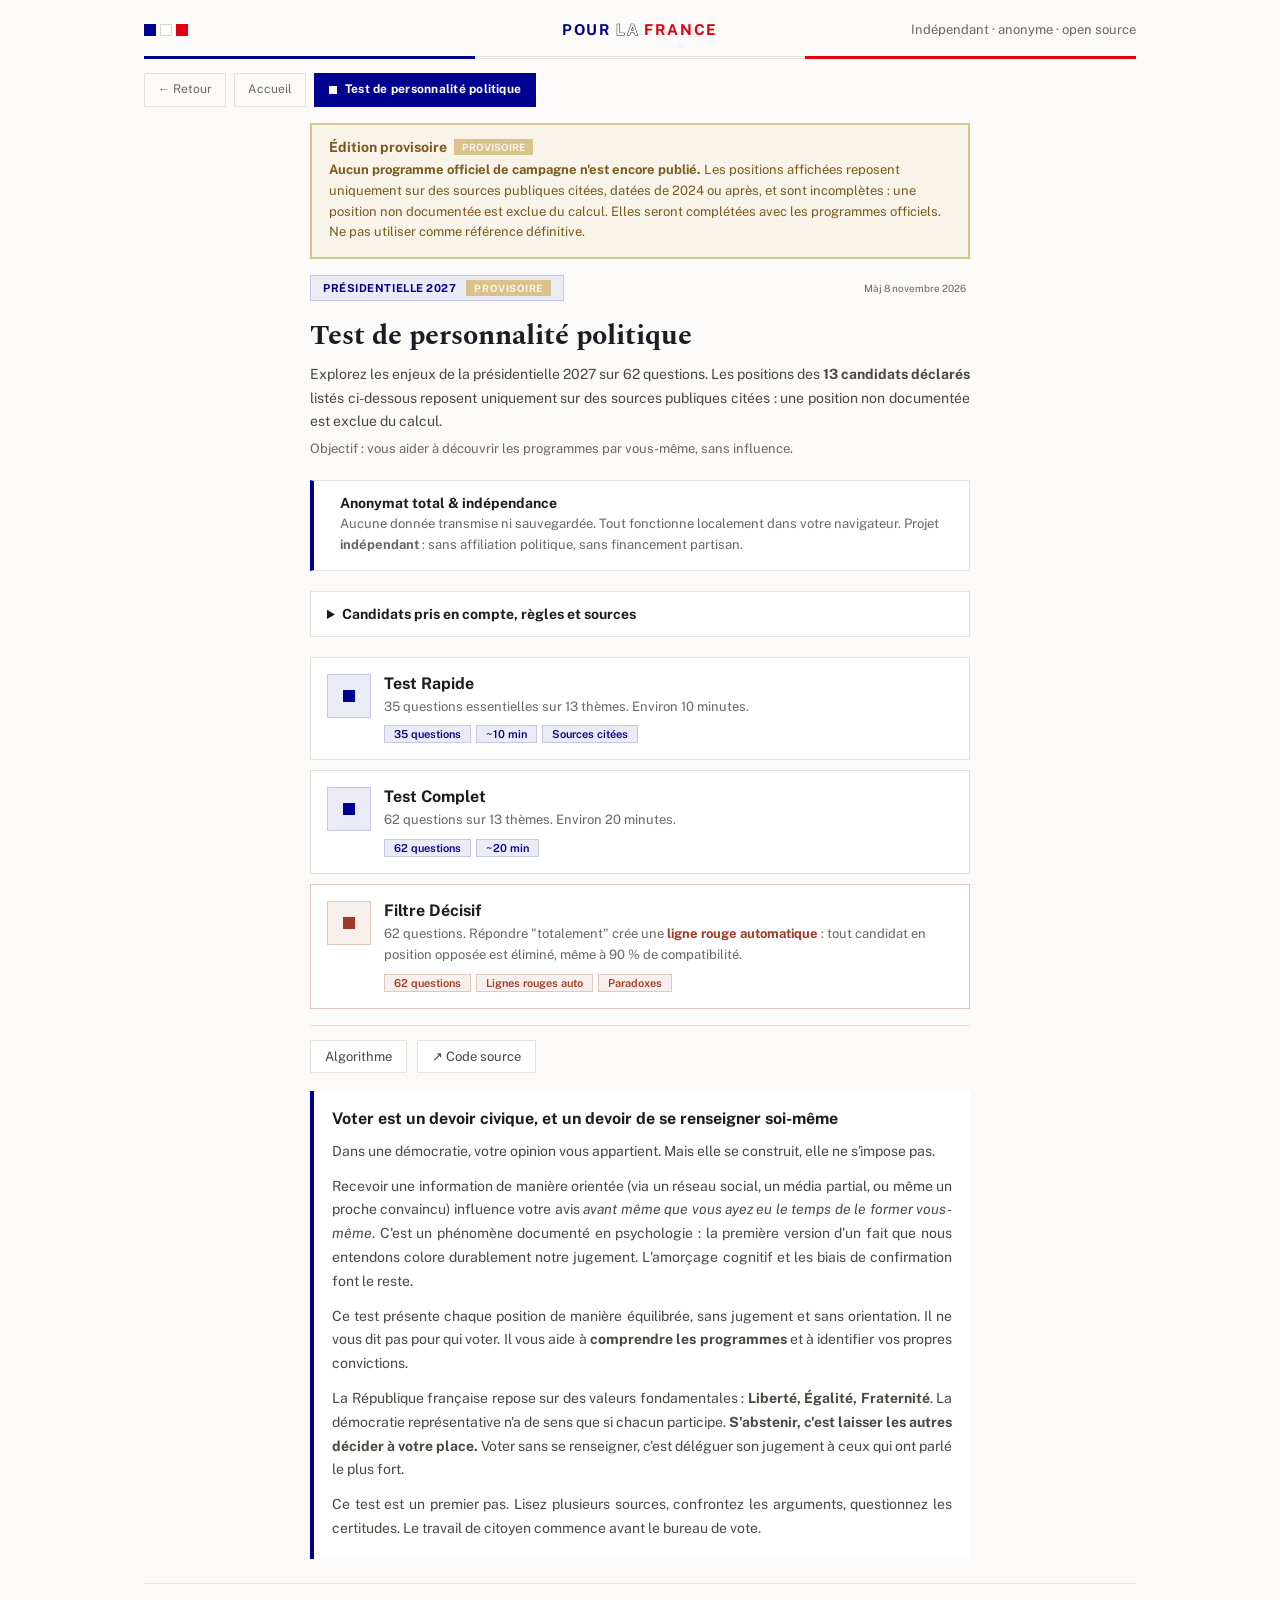
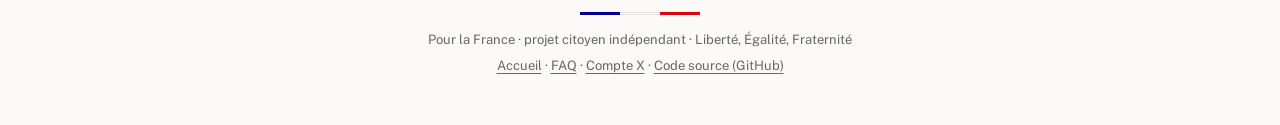
<file: 2027/index.html>
<!--
  Test de personnalité politique : Édition 2027
  Copyright (C) 2025 @miseenproduvendredi

  GNU Affero General Public License v3.0
  https://www.gnu.org/licenses/agpl-3.0.fr.html
  + LICENSE_SUPPLEMENT.txt (restrictions : usage commercial,
    neutralité politique, données personnelles)

  SIMULATION : Positions des candidats provisoires,
  en attente des programmes officiels de campagne 2027.
  NE PAS utiliser pour orienter un jugement politique.
-->
<!DOCTYPE html>
<html lang="fr">
<head>
<meta charset="UTF-8">
<link rel="icon" type="image/svg+xml" href="data:image/svg+xml,%3Csvg xmlns='http://www.w3.org/2000/svg' viewBox='0 0 3 2'%3E%3Crect width='1' height='2' fill='%23002395'/%3E%3Crect x='1' width='1' height='2' fill='%23fff'/%3E%3Crect x='2' width='1' height='2' fill='%23ED2939'/%3E%3C/svg%3E">
<meta name="viewport" content="width=device-width, initial-scale=1.0">
<link rel="preconnect" href="https://fonts.googleapis.com"><link rel="preconnect" href="https://fonts.gstatic.com" crossorigin><link href="https://fonts.googleapis.com/css2?family=Public+Sans:wght@400;500;600;700&family=Spectral:wght@600;700&display=swap" rel="stylesheet">
<link rel="stylesheet" href="../charte.css">
<title>Test politique 2027</title>
<style>
*{box-sizing:border-box;margin:0;padding:0}

/* ─── LIGHT MODE (default) ─── */
:root{
  --bg:#FBFAF8;
  --card:#ffffff;
  --cb:#E4E1DC;
  --c2:#F3F1ED;
  --t1:#1A1D21;
  --t2:#4A4640;
  --t3:#6B6660;
  --t4:#6B6660;
  --ch:#F3F1ED;
  --ct:#000091;
  --pb:#D8D4CE;
  --pri:#000091;
  --pri2:#1B1BC4;
  --priL:#EBEBF6;
  --priB:#C6C6E5;
  --rg:#F7EFEC;
  --rt:#A03A28;
  --rb:#E3C6BD;
  --wg:#F8F4E9;
  --wt:#7A5A1F;
  --wb:#D9C38A;
  --gk:#2F6B4F;
  --gg:#EEF3EF;
  --ig:#EBEBF6;
  --it:#000091;
  --card-shadow:none;
  --sim:#F8F4E9;--simb:#7A5A1F;--simbd:#D9C38A;--simT:#D9C38A;
}

/* ─── DARK MODE ─── */
.dk{
  --bg:#0d1117;
  --card:#161b22;
  --cb:#21262d;
  --c2:#0d1117;
  --t1:#e6edf3;
  --t2:#cdd5df;
  --t3:#8b949e;
  --t4:#484f58;
  --ch:#1c2128;
  --ct:#9D9DFF;
  --pb:#30363d;
  --pri:#8F8FFF;
  --pri2:#A5A5FF;
  --priL:#0d2045;
  --priB:#1e3a5f;
  --rg:#2a1010;
  --rt:#f87171;
  --rb:#7f1d1d;
  --wg:#221a00;
  --wt:#D9C38A;
  --wb:#92660a;
  --gk:#4ade80;
  --gg:#031a0a;
  --ig:#0d1a35;
  --it:#9D9DFF;
  --card-shadow:none;
  --sim:#1c1200;--simb:#D9C38A;--simbd:#92660a;--simT:#fbbf24;

}

html,body{background:var(--bg);min-height:100%}
#W{background:var(--bg);min-height:100vh;padding:0}
#A{max-width:688px;margin:0 auto;padding:1rem 14px 0}
body,button{font-family:'Public Sans',-apple-system,BlinkMacSystemFont,"Segoe UI",Arial,sans-serif}

.qt{font-size:18px;font-weight:600;line-height:1.55;color:var(--t1);font-family:'Spectral',Georgia,serif}
.bm{font-size:14px;line-height:1.7;color:var(--t2);text-align:justify}
.bs{font-size:13px;line-height:1.6;color:var(--t3)}
.lb{font-size:11px;letter-spacing:.08em;text-transform:uppercase;font-weight:600;color:var(--t4)}

.card{
  background:var(--card);
  border:.5px solid var(--cb);
  border-radius:0;
  padding:20px;
  margin-bottom:12px;
  box-shadow:var(--card-shadow);
}
.mc{
  display:flex;align-items:flex-start;gap:13px;padding:16px;
  border:.5px solid var(--cb);border-radius:0;
  background:var(--card);cursor:pointer;
  transition:border-color .15s,transform .12s,box-shadow .12s;
  margin-bottom:10px;
  box-shadow:var(--card-shadow);
}

.mc.hi{border-color:var(--rb)}
.mi{
  width:44px;height:44px;border-radius:0;
  background:var(--priL);border:.5px solid var(--priB);color:var(--pri);
  display:flex;align-items:center;justify-content:center;font-size:20px;flex-shrink:0;
}
.mi::after{content:"";width:12px;height:12px;background:currentColor}

/* ─── Answer buttons ─── */
.ab{
  width:100%;padding:11px 3px;border-radius:0;
  border:1.5px solid var(--pb);background:var(--card);
  color:var(--t3);font-size:11px;text-align:center;
  cursor:pointer;line-height:1.35;transition:all .12s;
  font-family:inherit;font-weight:500;
}

.ab.sn2{border:2.5px solid var(--rt);color:var(--rt);font-weight:700;background:var(--rg)}
.ab.sn1{border:2px solid #C06B52;color:#c2410c;font-weight:600;background:#fff7ed}
.ab.s0{border:2px solid var(--t1);color:var(--t1);font-weight:600;background:var(--ch)}
.ab.s1{border:2px solid #2F6B4F;color:#2F6B4F;font-weight:600;background:var(--gg)}
.ab.s2{border:2.5px solid var(--gk);color:var(--gk);font-weight:700;background:var(--gg)}
.ab.sk{border:1.5px solid var(--pb);color:var(--t4);font-style:italic;background:var(--c2)}


/* ─── Context toggle ─── */
.db{
  display:flex;align-items:center;gap:8px;padding:10px 14px;
  border-radius:0;border:1.5px solid var(--priB);
  background:var(--priL);cursor:pointer;font-size:13px;
  color:var(--pri);margin-bottom:12px;transition:all .12s;
  width:100%;text-align:left;font-family:inherit;font-weight:600;
}
.db:hover{background:var(--ch);border-color:var(--pri)}
.db.on{background:var(--ch);border-color:var(--pri);color:var(--t1)}
.dbox{
  padding:15px;border-radius:0;
  background:var(--c2);border:.5px solid var(--cb);
  margin-bottom:13px;line-height:1.8;
}

/* ─── Footnotes ─── */
.fn{font-size:11px;color:var(--t4);margin-top:10px;padding-top:8px;border-top:.5px solid var(--cb);line-height:1.6}
.fn a{color:var(--it);text-decoration:none}.fn a:hover{text-decoration:underline}
sup{font-size:9px;vertical-align:super;color:var(--pri);font-weight:700}

/* ─── Progress ─── */
.pb2{height:5px;background:var(--c2);border-radius:0;overflow:hidden}
.pf{height:100%;background:var(--pri);border-radius:0;transition:width .4s}

/* ─── Buttons ─── */
.pr{
  padding:11px 24px;background:var(--pri);color:#fff;
  border:none;border-radius:0;font-size:14px;font-weight:600;cursor:pointer;
  transition:background .12s;
}
.pr:hover{background:var(--pri2)}.pr:disabled{opacity:.3;cursor:not-allowed}
.se{
  padding:8px 14px;background:var(--card);color:var(--t2);
  border:1px solid var(--cb);border-radius:0;font-size:13px;
  cursor:pointer;font-family:inherit;transition:all .12s;
}
.se:hover{background:var(--priL);border-color:var(--priB);color:var(--pri)}
.tb:hover{background:var(--ch)}

/* ─── Results ─── */
.sc{background:var(--priL);border:1px solid var(--priB);border-radius:0;padding:16px;margin-bottom:14px}
.bar{height:9px;background:var(--c2);border-radius:0;overflow:hidden;margin-top:4px}
.bf{height:100%;border-radius:0;width:0;transition:width 1.3s cubic-bezier(.22,1,.36,1)}
.cr{border-radius:0;margin-bottom:6px;border:.5px solid var(--cb);overflow:hidden;background:var(--card)}
.cr.el{border-left:3px solid var(--rt)}.cr.tp{border-left:3px solid #2F6B4F}
.ch2{display:flex;justify-content:space-between;align-items:center;padding:11px 13px;cursor:pointer;transition:background .1s}
.ch2:hover{background:var(--c2)}.cd{display:none;padding:11px 13px;border-top:.5px solid var(--cb);background:var(--c2)}.cd.op{display:block}
.di{display:flex;gap:6px;padding:3px 0;font-size:12.5px;color:var(--t2);line-height:1.5;align-items:flex-start}
.dot{width:5px;height:5px;border-radius:50%;flex-shrink:0;margin-top:4px}

/* ─── Chips ─── */
.ct{font-size:11px;padding:2px 9px;border-radius:0;background:var(--priL);color:var(--pri);font-weight:600;border:.5px solid var(--priB)}
.cr2{font-size:11px;padding:2px 9px;border-radius:0;background:var(--rg);color:var(--rt);font-weight:600;border:.5px solid var(--rb)}

/* ─── Checkbox ─── */
/* ─── Links ─── */
.sa{color:var(--it);text-decoration:none;font-size:13px}.sa:hover{text-decoration:underline}

/* ─── Civic section ─── */
.cv{
  background:var(--card);
  border-left:4px solid var(--pri);
  border-radius:0;
  padding:18px;margin-top:18px;
  box-shadow:var(--card-shadow);
}

/* ─── Code block ─── */
.cbk{border-radius:0;overflow:hidden}
.ck2{background:#1a2236;padding:10px 16px;display:flex;justify-content:space-between;align-items:center;flex-wrap:wrap;gap:8px}
.cb2{background:#0d1117;padding:16px 18px;font-family:"SFMono-Regular","Fira Code",monospace;font-size:12px;color:#9be09a;line-height:1.85;overflow-x:auto}
.cm2{color:#5a7fa0}.kw{color:#c792ea}.fn2{color:#82aaff}.nm{color:#f78c6c}

/* ─── Theme badge ─── */
.edition-badge{
  display:inline-flex;align-items:center;gap:6px;
  padding:4px 12px;border-radius:0;
  background:var(--priL);border:1px solid var(--priB);
  font-size:11px;font-weight:700;color:var(--pri);
  letter-spacing:.05em;text-transform:uppercase;
}

.sim-banner{
  background:var(--sim);border:2px solid var(--simbd);
  border-radius:0;padding:14px 17px;margin-bottom:16px;
}
.sim-banner-title{font-size:14px;font-weight:700;color:var(--simb);margin-bottom:5px;display:flex;align-items:center;gap:7px}
.sim-banner p{font-size:13px;color:var(--simb);line-height:1.6;margin:0}
.sim-pill{font-size:10px;font-weight:700;padding:2px 8px;border-radius:0;background:var(--simbd);color:var(--sim)}

/* ─── Mobile touch fix ─── */
.ab{-webkit-tap-highlight-color:transparent;touch-action:manipulation}
@media(hover:hover){
  .ab:hover{border-color:var(--pri);color:var(--pri);background:var(--priL)}
  .ab.sk:hover{color:var(--t3);font-style:normal;background:var(--ch);border-color:var(--t3)}
  .mc:hover{border-color:var(--pri);transform:translateY(-2px);box-shadow:0 4px 16px rgba(37,99,235,.15)}
}
@media(hover:none){
  .ab:hover{border-color:var(--pb);color:var(--t3);background:var(--card)}
  .ab.sk:hover{color:var(--t4);font-style:italic;background:var(--c2)}
  .mc:hover{border-color:var(--cb);transform:none;box-shadow:var(--card-shadow)}
}
</style>
<style>
.mc.sel{border-color:var(--pri)!important;border-width:2px!important}
.mc.hi.sel{border-color:var(--rt)!important}
</style>
</head>
<body>
<div id="W">
<div class="plf"><div class="plf-wrap">
<header class="plf-marque">
  <span class="plf-drapeau" aria-hidden="true"><span></span><span></span><span></span></span>
  <a class="plf-marque-nom" href="../index.html"><span class="plf-mot-bleu">Pour</span> <span class="plf-mot-blanc">la</span> <span class="plf-mot-rouge">France</span></a>
  <span class="plf-marque-devise">Indépendant · anonyme · open source</span>
</header>
<div class="plf-filet-tricolore" aria-hidden="true"><span></span><span></span><span></span></div>
<nav class="plf-nav">
  <a href="../editions.html" onclick="plfRetour();return false">← Retour</a>
  <a href="../index.html">Accueil</a>
    <span class="plf-nav-site" aria-current="page">Test de personnalité politique</span>
</nav>
</div></div>
<div id="A"></div>
<div class="plf"><div class="plf-wrap"><footer class="plf-pied">
  <div class="plf-filet-tricolore plf-filet-tricolore--court" aria-hidden="true"><span></span><span></span><span></span></div>
  <p>Pour la France · projet citoyen indépendant · Liberté, Égalité, Fraternité</p>
  <p>
    <a href="../index.html">Accueil</a> ·
    <a href="../faq.html">FAQ</a> ·
    <a href="https://x.com/fracoiselibre" target="_blank" rel="noopener">Compte X</a> ·
    <a href="https://github.com/pourlafrance/Test-de-personnalite-politique" target="_blank" rel="noopener">Code source (GitHub)</a>
  </p>
</footer></div></div>
</div>
<script>
// Thème sombre retiré : dk reste false (les ternaires historiques sont inertes).
let dk = false;
const LAST_UPDATE='8 novembre 2026';
let resModal=false;

function lbl(type){return '<span style="font-size:11px;font-weight:700;padding:2px 0;width:64px;text-align:center;display:inline-block;border-radius:0;background:#EBEBF6;color:#1B1BC4;flex-shrink:0;margin-top:2px;white-space:nowrap;border:.5px solid #C6C6E5">'+(type==='pour'?'Pour':'Contre')+'</span>';}
function argRow(type,text){
  return `<div style="display:flex;gap:8px;margin-bottom:9px;align-items:flex-start">${lbl(type)}<p style="font-size:13.5px;color:var(--t2);line-height:1.7;margin:0">${text}</p></div>`;
}

function simBanner(){return`<div class="sim-banner"><div class="sim-banner-title">Édition provisoire <span class="sim-pill">PROVISOIRE</span></div><p><strong>Aucun programme officiel de campagne n'est encore publié.</strong> Les positions affichées reposent uniquement sur des sources publiques citées, datées de 2024 ou après, et sont incomplètes : une position non documentée est exclue du calcul. Elles seront complétées avec les programmes officiels. Ne pas utiliser comme référence définitive.</p></div>`;}

const TH=["Économie","Immigration","Sécurité"," Europe","Écologie","Santé & Social","Société","Démocratie","Valeurs","International","Éducation","Agriculture","Numérique"];
const CK=["attal","branco","dupontaignan","glucksmann","kazib","lepen","lisnard","melenchon","philippe","philippot","retailleau","roussel","zemmour"];
const CV={attal:{n:"Gabriel Attal",s:"Attal",p:"Renaissance",c:"#0072B2",sx:null,sy:null},branco:{n:"Juan Branco",s:"Branco",p:"Les Ruches",c:"#D55E00",sx:null,sy:null},dupontaignan:{n:"Nicolas Dupont-Aignan",s:"Dupont-Aignan",p:"Debout la France",c:"#009E73",sx:null,sy:null},lepen:{n:"Marine Le Pen",s:"Le Pen",p:"Rassemblement national",c:"#CC79A7",sx:null,sy:null},lisnard:{n:"David Lisnard",s:"Lisnard",p:"Nouvelle Énergie",c:"#E69F00",sx:null,sy:null},melenchon:{n:"Jean-Luc Mélenchon",s:"Mélenchon",p:"La France insoumise",c:"#56B4E9",sx:null,sy:null},philippe:{n:"Édouard Philippe",s:"Philippe",p:"Horizons",c:"#7A3E9D",sx:null,sy:null},philippot:{n:"Florian Philippot",s:"Philippot",p:"Les Patriotes",c:"#8C564B",sx:null,sy:null},retailleau:{n:"Bruno Retailleau",s:"Retailleau",p:"Les Républicains",c:"#4D4D4D",sx:null,sy:null},zemmour:{n:"Éric Zemmour",s:"Zemmour",p:"Reconquête",c:"#B8A100",sx:null,sy:null},glucksmann:{n:"Raphaël Glucksmann",s:"Glucksmann",p:"Place publique",c:"#3F51B5",sx:null,sy:null},kazib:{n:"Anasse Kazib",s:"Kazib",p:"Révolution permanente",c:"#6B8E23",sx:null,sy:null},roussel:{n:"Fabien Roussel",s:"Roussel",p:"Parti communiste français",c:"#C2185B",sx:null,sy:null}};
const SR={eco:[{l:"OFCE – Sciences Po",u:"https://www.ofce.sciences-po.fr"},{l:"France Stratégie",u:"https://www.strategie.gouv.fr"}],imm:[{l:"OFPRA",u:"https://www.ofpra.gouv.fr"},{l:"Vie-publique.fr",u:"https://www.vie-publique.fr"}],sec:[{l:"IHEMI",u:"https://www.ihemi.fr"},{l:"Vie-publique.fr",u:"https://www.vie-publique.fr"}],eu:[{l:"Toute l'Europe",u:"https://www.touteleurope.eu"},{l:"Vie-publique.fr",u:"https://www.vie-publique.fr"}],ecol:[{l:"Haut Conseil pour le Climat",u:"https://www.hautconseilclimat.fr"},{l:"ADEME",u:"https://www.ademe.fr"}],soc:[{l:"DREES",u:"https://drees.solidarites-sante.gouv.fr"},{l:"Cour des Comptes",u:"https://www.ccomptes.fr"}],soc2:[{l:"CCNE",u:"https://www.ccne-ethique.fr"},{l:"Vie-publique.fr",u:"https://www.vie-publique.fr"}],dem:[{l:"CEVIPOF – Sciences Po",u:"https://www.sciencespo.fr/cevipof"},{l:"Conseil Constitutionnel",u:"https://www.conseil-constitutionnel.fr"}],val:[{l:"INSEE",u:"https://www.insee.fr"},{l:"Vie-publique.fr",u:"https://www.vie-publique.fr"}],int:[{l:"IRSEM",u:"https://www.irsem.fr"},{l:"Institut Montaigne",u:"https://www.institutmontaigne.org"}],edu:[{l:"Ministère Éducation – DEPP",u:"https://www.education.gouv.fr"},{l:"Vie-publique.fr",u:"https://www.vie-publique.fr"}],agr:[{l:"INSEE Agreste",u:"https://agreste.agriculture.gouv.fr"},{l:"INRAE",u:"https://www.inrae.fr"}],num:[{l:"CNIL",u:"https://www.cnil.fr"},{l:"Vie-publique.fr",u:"https://www.vie-publique.fr"}]};

const QD=[
["L'État doit augmenter les dépenses publiques pour améliorer les services publics, quitte à creuser davantage la dette.","La dette publique française s'élève à 3 595,5 Md€ fin juin 2026, soit 119,0 % du PIB<sup>*</sup>. En 2024, la protection sociale représentait 41,5 % des dépenses publiques, la santé 15,6 %, l'éducation 8,9 % et les opérations relatives à la dette publique 3,5 %<sup>**</sup>.","Ses partisans estiment que l'investissement public améliore le niveau de vie, réduit les inégalités et soutient la croissance économique à long terme.","Ses opposants estiment que la maîtrise de la dette protège les générations futures, préserve la crédibilité financière de la France et laisse des marges de manœuvre en cas de crise.","eco",[["*","INSEE, dette trimestrielle de Maastricht des administrations publiques, deuxième trimestre 2026 (29 septembre 2026) : <a href='https://www.insee.fr/fr/statistiques/9053525' target='_blank'>insee.fr</a>"],["**","Eurostat, dépenses des administrations publiques par fonction (gov_10a_exp, COFOG), 2024 : <a href='https://ec.europa.eu/eurostat/databrowser/view/gov_10a_exp/default/table?lang=en' target='_blank'>ec.europa.eu/eurostat</a>"]]],
["L'âge légal de départ à la retraite doit être abaissé pour les carrières longues.","L'âge légal de départ à la retraite était de 60 ans avant la loi de 2010<sup>*</sup>, qui l'a porté progressivement à 62 ans. La réforme de 2023<sup>**</sup> prévoit son report progressif de 62 à 64 ans ; la loi de financement de la Sécurité sociale pour 2026 (loi n° 2025-1403 du 30 décembre 2025)<sup>***</sup> comporte une suspension de cette réforme, qui décale le calendrier d'une génération. Selon Service-Public.fr<sup>****</sup>, l'âge à partir duquel on peut partir à la retraite est aujourd'hui de 62 ans et 9 mois pour les personnes nées entre le 1er janvier 1963 et le 31 mars 1965, de 63 ans et 9 mois pour celles nées en 1968 et de 64 ans à partir du 1er janvier 1969. Pénibilité, espérance de vie en bonne santé et financement du système sont au cœur du débat.","Ses partisans estiment qu'un départ plus précoce est une juste reconnaissance de la pénibilité de certains métiers et permet aux travailleurs de profiter de leur retraite en bonne santé.","Ses opposants estiment que l'allongement progressif de la durée de cotisation est nécessaire pour assurer la viabilité financière du système et son équité entre générations.","eco",[["*","Assemblée nationale, rapport n° 2770 (2010) et Conseil constitutionnel, décision n° 2010-617 DC : <a href='https://www.assemblee-nationale.fr/13/rapports/r2770-tI.asp' target='_blank'>www.assemblee-nationale.fr</a>"],["**","Conseil constitutionnel, décision n° 2023-849 DC du 14 avril 2023 : <a href='https://www.conseil-constitutionnel.fr/decision/2023/2023849DC.htm' target='_blank'>www.conseil-constitutionnel.fr</a>"],["***","Sénat, dossier législatif de la loi de financement de la Sécurité sociale pour 2026 (loi n° 2025-1403) ; « La loi en clair » : <a href='https://www.senat.fr/dossier-legislatif/plfss2026.html' target='_blank'>www.senat.fr</a>"],["****","Service-Public.fr, « À partir de quel âge un salarié peut-il partir en retraite ? » : <a href='https://www.service-public.fr/particuliers/vosdroits/F14043' target='_blank'>www.service-public.fr</a>"]]],
["Le Salaire Minimum Interprofessionnel de Croissance (SMIC) doit être significativement augmenté.","Le SMIC brut s'élève à 1 867,02 € par mois (12,31 € de l'heure) depuis le 1er juin 2026<sup>*</sup>, soit 1 477,93 € nets (temps plein, 35 heures)<sup>**</sup>. Au 1er novembre 2024, environ 2,2 millions de salariés du secteur privé (hors secteur agricole), soit 12,4 % des salariés, étaient rémunérés au SMIC<sup>***</sup>.","Ses partisans estiment qu'une hausse significative améliore le pouvoir d'achat des ménages les plus modestes et contribue à réduire les inégalités salariales.","Ses opposants estiment qu'une hausse trop rapide peut fragiliser les secteurs à faibles marges et les très petites entreprises, avec un risque de réduction des embauches.","eco",[["*","Insee, Salaire minimum interprofessionnel de croissance (Smic), JO du 22 mai 2026 : <a href='https://www.insee.fr/fr/statistiques/1375188' target='_blank'>insee.fr</a>"],["**","Source : <a href='https://www.service-public.fr/particuliers/vosdroits/F2300' target='_blank'>service-public.fr</a>"],["***","Source : <a href='https://www.vie-publique.fr/questions-reponses/281551-le-smic-en-7-questions' target='_blank'>vie-publique.fr</a>"]]],
["Un Impôt sur la Fortune (ISF) doit être rétabli pour les très hauts patrimoines.","L'impôt de solidarité sur la fortune (ISF) a été remplacé par l'impôt sur la fortune immobilière (IFI) par la loi de finances pour 2018<sup>*</sup>. L'IFI porte sur le patrimoine immobilier : il concerne les foyers dont le patrimoine immobilier net taxable est supérieur à 1 300 000 €<sup>**</sup>.","Ses partisans estiment que rétablir un impôt sur l'ensemble du patrimoine est un instrument de justice fiscale permettant une meilleure redistribution des richesses.","Ses opposants estiment que la suppression de cet impôt a favorisé le maintien des capitaux en France et encourage l'investissement dans les entreprises et l'économie productive.","eco",[["*","Source : <a href='https://www.vie-publique.fr/rapport/271702-evaluation-de-la-transformation-de-lisf-en-ifi-rapport-parlementaire' target='_blank'>vie-publique.fr</a>"],["**","Service-Public.fr, Calcul de l'impôt sur la fortune immobilière (IFI) : <a href='https://www.service-public.gouv.fr/particuliers/vosdroits/F138' target='_blank'>service-public.gouv.fr</a>"]]],
["Il faut réduire les prélèvements obligatoires pesant sur les entreprises pour favoriser la compétitivité.","Les prélèvements sur les entreprises comprennent des cotisations sociales patronales (retraites, maladie, chômage) et diverses taxes. En 2024, les cotisations sociales patronales représentaient 10,0 % du PIB en France, le deuxième niveau parmi les pays de l'OCDE disposant de la donnée (après l'Estonie), tandis que l'impôt sur les sociétés représentait 2,3 % du PIB<sup>*</sup>.","Ses partisans estiment que réduire ces prélèvements améliore la compétitivité des entreprises françaises, allège le coût du travail et favorise les créations d'emplois.","Ses opposants estiment que ce niveau garantit le financement du modèle de protection sociale et de services publics dont bénéficient l'ensemble des salariés et des citoyens.","eco",[["*","OCDE, Statistiques des recettes publiques (cotisations de sécurité sociale à la charge des employeurs, code T_2200 ; impôts sur les sociétés, code T_1200), 2024 : <a href='https://sdmx.oecd.org/public/rest/data/OECD.CTP.TPS,DSD_REV_COMP_OECD@DF_RSOECD,/' target='_blank'>sdmx.oecd.org</a>"]]],
["La France doit protéger ses industries stratégiques de la concurrence internationale.","L'emploi dans l'industrie (hors construction) est passé d'environ 5,2 millions de personnes en 1980 à environ 3,0 millions en 2015<sup>*</sup>. Le débat porte sur le rôle de l'État dans la stratégie économique nationale.","Ses partisans estiment que protéger les secteurs stratégiques préserve l'emploi national, assure une souveraineté économique et évite une dépendance excessive à l'égard de l'étranger.","Ses opposants estiment que l'ouverture à la concurrence internationale stimule l'innovation, maintient les prix à la consommation et renforce la compétitivité globale.","eco",[["*","Eurostat, emploi par branche en comptabilité nationale (nama_10_a10_e), France, concept intérieur : <a href='https://ec.europa.eu/eurostat/databrowser/view/nama_10_a10_e/default/table?lang=en' target='_blank'>ec.europa.eu/eurostat</a>"]]],
["L'État est trop présent dans la vie économique et doit laisser davantage de place à l'initiative privée.","La France consacre 57,2 % de son PIB aux dépenses publiques en 2025, le deuxième niveau de l'Union européenne après la Finlande (57,7 %) ; la moyenne de l'UE à 27 est de 49,5 %<sup>*</sup>.","Ses partisans estiment que réduire le poids de l'État libère l'initiative individuelle, stimule l'entrepreneuriat et améliore l'efficacité économique globale.","Ses opposants estiment que l'intervention de l'État garantit l'accès universel aux services essentiels, réduit les inégalités et assure une protection collective contre les aléas du marché.","eco",[["*","Eurostat, recettes et dépenses des administrations publiques (gov_10a_main), 2025 : <a href='https://ec.europa.eu/eurostat/databrowser/view/gov_10a_main/default/table?lang=en' target='_blank'>ec.europa.eu/eurostat</a>"]]],
["Les flux migratoires vers la France doivent être fortement réduits.","La France a délivré 384&nbsp;230 premiers titres de séjour en 2025<sup>*</sup>, contre 345&nbsp;587 en 2024. L'immigration est multiforme&nbsp;: travail, regroupement familial, études, protection internationale.","Ses partisans estiment qu'une politique migratoire plus sélective et mieux contrôlée permet d'assurer une intégration de meilleure qualité et d'adapter les flux aux capacités d'accueil du pays.","Ses opposants estiment que l'immigration contribue à l'économie française, compense les déficits démographiques dans certains secteurs, et que la France a des engagements humanitaires qui encadrent la gestion des flux.","imm",[["*","Ministère de l'Intérieur (DGEF), chiffres publiés le 27 janvier 2026, relayés par <a href='https://www.franceinfo.fr/societe/immigration/immigration-384-230-premiers-titres-de-sejour-delivres-en-2025-en-hausse-de-11-2-e-de-11-2_7767725.html' target='_blank'>franceinfo</a>"]]],
["Le droit du sol doit être supprimé ou fortement restreint.","Le droit du sol et le droit du sang sont les deux principes qui conditionnent l'accès à la nationalité française. Le droit du sol permet aux enfants nés en France de parents étrangers d'acquérir la nationalité française, sous conditions d'âge et de résidence. La loi du 26 juin 1889 a réduit la faculté de choisir sa nationalité dans les cas relevant du droit du sol<sup>*</sup>. La loi n° 2025-412 du 12 mai 2025 a renforcé les conditions d'accès à la nationalité pour les enfants nés à Mayotte de parents étrangers<sup>**</sup>.","Ses partisans estiment que restreindre le droit du sol permet de mieux conditionner l'attribution de la nationalité à une démarche d'intégration effective et volontaire.","Ses opposants estiment que le droit du sol, inscrit dans la tradition républicaine depuis plus d'un siècle, favorise l'intégration des enfants nés sur le sol national et leur pleine appartenance à la communauté nationale.","imm",[["*","Source : <a href='https://www.vie-publique.fr/questions-reponses/297250-nationalite-francaise-le-droit-du-sol-en-quatre-questions' target='_blank'>vie-publique.fr</a>"],["**","Source : <a href='https://www.vie-publique.fr/loi/297235-droit-du-sol-mayotte-loi-du-12-mai-2025-acces-la-nationalite-francaise' target='_blank'>vie-publique.fr</a>"]]],
["L'intégration des personnes immigrées nécessite davantage de moyens publics.","Le taux d'emploi des personnes immigrées (62,4&nbsp;%) est inférieur d'environ 6 points à la moyenne nationale (68,8&nbsp;%) en 2024<sup>*</sup> (personnes de 15 à 64&nbsp;ans).","Ses partisans estiment qu'investir dans l'intégration : formation linguistique, accès à l'emploi, accompagnement social : est efficace pour la cohésion nationale et bénéfique économiquement.","Ses opposants estiment que conditionner l'accueil à des critères préalables permet de mieux cibler les ressources disponibles et d'assurer une insertion plus durable.","imm",[["*","INSEE, taux d'emploi 2024 : <a href='https://www.insee.fr/fr/statistiques/8612530' target='_blank'>insee.fr</a>"]]],
["Les peines de prison doivent être significativement alourdies pour les crimes graves.","La France comptait 90 937 personnes détenues au 1er octobre 2026, pour 63 452 places opérationnelles, soit une densité carcérale globale de 143,3 %<sup>*</sup>. Parmi les sortants de prison en 2021, 34,2 % ont à nouveau été condamnés pour une infraction commise dans l'année suivant leur libération<sup>**</sup>.","Ses partisans estiment que des peines plus sévères ont un effet dissuasif sur les crimes graves et répondent à l'attente de protection de la société et de justice pour les victimes.","Ses opposants estiment que renforcer les dispositifs de réinsertion : accompagnement psychologique, emploi, formation en détention : est la voie la plus efficace pour réduire durablement la récidive.","sec",[["*","Ministère de la Justice, Mesure de l'incarcération, indicateurs clés au 1er octobre 2026 : <a href='https://www.justice.gouv.fr/sites/default/files/2026-11/mesure_mensuelle_01102026.pdf' target='_blank'>justice.gouv.fr</a>"],["**","Ministère de la Justice, Infos Rapides Justice n° 37 (2 avril 2026) : <a href='https://www.justice.gouv.fr/documentation/etudes-et-statistiques/sortants-prison-2021-stabilite-recidive-apres-liberation' target='_blank'>justice.gouv.fr</a>"]]],
["La France doit recruter davantage de forces de l'ordre.","Selon Eurostat, la France comptait 243 813 policiers en 2021, soit environ 360 pour 100 000 habitants<sup>*</sup>.","Ses partisans estiment que davantage de forces de l'ordre améliore la présence sur le terrain, renforce le sentiment de sécurité et permet une réponse plus rapide aux infractions.","Ses opposants estiment qu'une approche sociale et préventive : éducation, travail social, politique de la ville : est plus efficace pour réduire la délinquance à long terme.","sec",[["*","Eurostat, personnel du système de justice pénale (crim_just_job), 2021 : <a href='https://ec.europa.eu/eurostat/databrowser/view/crim_just_job/default/table?lang=en' target='_blank'>ec.europa.eu/eurostat</a>"]]],
["La légalisation du cannabis à usage récréatif doit être envisagée.","Le cannabis a été consommé dans l'année par environ 5 millions de personnes en France<sup>*</sup>, dont le marché est l'un des plus importants d'Europe en termes de consommation<sup>*</sup>. Il est légal au Canada<sup>**</sup> et dans plusieurs États américains<sup>***</sup>. Aux Pays-Bas, sa vente est illégale mais tolérée<sup>***</sup>.","Ses partisans estiment que la légalisation encadrée permet de contrôler la qualité, de réduire les trafics criminels, de dégager des recettes fiscales et de traiter la consommation comme un enjeu de santé publique.","Ses opposants estiment que maintenir l'interdiction envoie un signal clair sur les risques sanitaires, notamment pour les jeunes, et évite de normaliser l'usage d'une substance psychoactive.","sec",[["*","OFDT, Cannabis, synthèse des connaissances : <a href='https://www.ofdt.fr/produits-et-addictions/de-z/cannabis/' target='_blank'>ofdt.fr</a>"],["**","Ministère de la Justice du Canada, Cannabis Legalization and Regulation : <a href='https://www.justice.gc.ca/eng/cj-jp/cannabis/' target='_blank'>justice.gc.ca</a>"],["***","EUDA (Agence de l'UE sur les drogues), Cannabis policy : <a href='https://www.euda.europa.eu/publications/topic-overviews/cannabis-policy_en' target='_blank'>euda.europa.eu</a>"]]],
["La France doit récupérer des compétences souveraines vis-à-vis de l'Union européenne.","Le traité de Maastricht, signé le 7 février 1992 et entré en vigueur le 1er novembre 1993<sup>*</sup>, a créé l'Union européenne et établi les règles de la future monnaie unique. Selon le traité sur le fonctionnement de l'Union européenne (article 3)<sup>**</sup>, l'Union dispose d'une compétence exclusive notamment pour la politique monétaire des États membres dont la monnaie est l'euro et pour la politique commerciale commune. Les règles budgétaires relèvent du Pacte de stabilité et de croissance<sup>***</sup>, entré en vigueur avec la troisième phase de l'Union économique et monétaire, le 1er janvier 1999<sup>****</sup>.","Ses partisans estiment que récupérer certaines compétences permettrait à la France de mener des politiques plus adaptées à ses besoins spécifiques et de restaurer un contrôle démocratique direct.","Ses opposants estiment que ces transferts permettent à la France de peser davantage dans les négociations mondiales et de bénéficier d'un espace économique intégré plus efficace.","eu",[["*","Union européenne, Histoire de l'UE 1990-1999 : <a href='https://european-union.europa.eu/principles-countries-history/history-eu/1990-99_fr' target='_blank'>european-union.europa.eu</a>"],["**","EUR-Lex, TFUE, article 3 (JOUE C 202 du 7.6.2016) : <a href='https://eur-lex.europa.eu/legal-content/FR/TXT/HTML/?uri=CELEX:12016E003' target='_blank'>eur-lex.europa.eu</a>"],["***","Commission européenne, Pacte de stabilité et de croissance : <a href='https://economy-finance.ec.europa.eu/economic-and-fiscal-governance/stability-and-growth-pact_fr' target='_blank'>economy-finance.ec.europa.eu</a>"],["****","Banque centrale européenne, L'Union économique et monétaire : <a href='https://www.ecb.europa.eu/ecb/history/emu/html/index.fr.html' target='_blank'>www.ecb.europa.eu</a>"]]],
["L'Union européenne est globalement bénéfique pour la France.","La France est le deuxième contributeur net au budget de l'Union européenne (solde net estimé à - 7,9 Md€ en 2024, selon la méthode comptable)<sup>*</sup>. En 2025, selon Eurostat, 53,7 % des exportations et 62,7 % des importations françaises de biens ont été échangées avec les autres États membres de l'UE<sup>**</sup>. Le traité sur le fonctionnement de l'Union européenne énumère plusieurs domaines de compétence exclusive de l'Union<sup>***</sup>.","Ses partisans estiment que l'UE garantit la paix sur le continent depuis 80&nbsp;ans, crée des solidarités économiques, protège les droits des citoyens et renforce le poids de la France dans le monde.","Ses opposants estiment que certaines règles européennes, notamment en matière budgétaire et commerciale, limitent la capacité des États membres à mener des politiques souveraines.","eu",[["*","Sénat, rapport sur le PLF 2026, Affaires européennes (d'après l'annexe « Relations financières avec l'Union européenne ») : <a href='https://www.senat.fr/rap/l25-139-22/l25-139-22_mono.html' target='_blank'>www.senat.fr</a>"],["**","Eurostat, Intra and Extra-EU trade by Member State and by product group (ext_lt_intratrd) : <a href='https://ec.europa.eu/eurostat/api/dissemination/statistics/1.0/data/ext_lt_intratrd?format=JSON&lang=EN&geo=FR&sitc06=TOTAL&indic_et=PC_TOT_EXP&indic_et=PC_TOT_IMP&indic_et=MIO_EXP_VAL&indic_et=MIO_IMP_VAL&partner=EU27_2020&partner=WORLD&time=2022&time=2023&time=2024&time=2025' target='_blank'>ec.europa.eu</a>"],["***","EUR-Lex, TFUE, article 3 : <a href='https://eur-lex.europa.eu/legal-content/FR/TXT/HTML/?uri=CELEX:12016E003' target='_blank'>eur-lex.europa.eu</a>"]]],
["La transition écologique doit être une priorité absolue, même si elle implique des efforts économiques importants.","Selon le GIEC (rapport AR6, 2022)<sup>*</sup>, les émissions nettes mondiales de gaz à effet de serre baissent de 43 % en 2030 par rapport à 2019 dans les trajectoires qui limitent le réchauffement à 1,5 °C avec un dépassement nul ou limité, et de 27 % dans celles qui le limitent à 2 °C avec une action immédiate. La France s'est engagée à atteindre la neutralité carbone en 2050<sup>**</sup> (loi énergie-climat du 8 novembre 2019).","Ses partisans estiment que faire de la transition écologique une priorité absolue est la seule voie pour éviter des catastrophes climatiques dont le coût serait bien supérieur aux investissements nécessaires.","Ses opposants estiment qu'une transition dont le rythme n'est pas adapté aux capacités économiques risque de peser disproportionnellement sur les ménages modestes et d'affaiblir la compétitivité française.","ecol",[["*","GIEC, AR6, contribution du groupe de travail III, résumé pour les décideurs (section C.1.1) : <a href='https://www.ipcc.ch/report/ar6/wg3/downloads/report/IPCC_AR6_WGIII_SPM.pdf' target='_blank'>www.ipcc.ch</a>"],["**","Ministère de la Transition écologique, SNBC et loi énergie-climat : <a href='https://www.ecologie.gouv.fr/politiques-publiques/strategie-nationale-bas-carbone-snbc' target='_blank'>www.ecologie.gouv.fr</a>"]]],
["L'énergie nucléaire doit rester une composante importante du mix énergétique français.","En 2025, le nucléaire a produit 373,0 TWh sur 547,5 TWh d'électricité produite en France<sup>*</sup>. L'intensité en gaz à effet de serre de cette production (19,6 gCO2eq/kWh) est l'une des plus faibles au monde<sup>*</sup>.","Ses partisans estiment que l'énergie nucléaire garantit une électricité peu carbonée, une indépendance énergétique durable et des prix stables, constituant un atout central pour la transition climatique.","Ses opposants estiment qu'il faut accélérer la transition vers les énergies renouvelables, en raison des risques d'accident, des défis liés à la gestion des déchets radioactifs et du coût du démantèlement.","ecol",[["*","RTE, Bilan électrique 2025, principaux résultats : <a href='https://assets.rte-france.com/prod/public/2026-03/Bilan-electrique-2025-principaux-resultats.pdf' target='_blank'>assets.rte-france.com</a>"]]],
["Les activités très polluantes doivent être beaucoup plus fortement taxées.","La France applique depuis 2014 une composante carbone dans les taxes intérieures de consommation sur les produits énergétiques : de 7 €/tonne de CO2 en 2014, elle a été portée à 30,5 €/tonne en 2017<sup>*</sup>. La loi sur la transition énergétique pour la croissance verte fixait pour objectif 100 €/tonne en 2030<sup>*</sup>. La répartition de l'effort entre catégories sociales fait débat.","Ses partisans estiment que taxer plus fortement les activités polluantes incite efficacement les entreprises et les ménages à modifier leurs comportements et à investir dans des alternatives moins émettrices.","Ses opposants estiment que cette forme de taxation peut pénaliser des ménages qui n'ont pas encore accès à des alternatives abordables, et qu'il faut d'abord rendre ces alternatives accessibles avant d'alourdir les charges.","ecol",[["*","Ministère de la Transition écologique, « Fiscalité carbone » (page mise à jour le 21 septembre 2017) : <a href='https://www.ecologie.gouv.fr/politiques-publiques/fiscalite-carbone' target='_blank'>www.ecologie.gouv.fr</a>"]]],
["Le système de santé doit rester entièrement public, sans aucune privatisation.","Le déficit prévisionnel de la Sécurité sociale pour 2026 est de 19,4 Md€ dans le texte adopté de la loi de financement (17,5 Md€ dans le texte initial)<sup>*</sup>.","Ses partisans estiment que maintenir un système entièrement public garantit l'égalité d'accès aux soins pour tous les citoyens, quel que soit leur revenu, et préserve le principe de solidarité nationale.","Ses opposants estiment qu'une part de gestion privée peut améliorer l'efficacité organisationnelle du système, réduire les délais d'attente et moderniser l'offre de soins dans un contexte de contraintes budgétaires.","soc",[["*","Sénat, « La loi en clair », PLFSS 2026 : <a href='https://www.senat.fr/travaux-parlementaires/textes-legislatifs/la-loi-en-clair/projet-de-loi-de-financement-de-la-securite-sociale-pour-2026.html' target='_blank'>www.senat.fr</a>"]]],
["Les aides sociales (Revenu de Solidarité Active, allocations) doivent être conditionnées à une démarche active de retour à l'emploi.","Le Revenu de Solidarité Active (RSA) est versé, pour une personne seule, à hauteur d'un montant forfaitaire de 651,69 € par mois<sup>*</sup>.","Ses partisans estiment que conditionner les aides à une démarche d'insertion active : formation, recherche d'emploi : favorise le retour vers l'emploi et accompagne les bénéficiaires dans un parcours de réinsertion.","Ses opposants estiment que les aides sociales doivent soutenir inconditionnellement les personnes en difficulté, que les obstacles au retour à l'emploi soient structurels ou non.","soc",[["*","Source : <a href='https://www.service-public.fr/particuliers/vosdroits/F19778' target='_blank'>service-public.fr</a>"]]],
["L'État doit construire massivement des logements sociaux pour répondre à la crise du logement.","La question porte sur l'ampleur de la construction de logements sociaux pour répondre à la demande de logement.","Ses partisans estiment que construire massivement des logements sociaux est le moyen le plus direct pour l'État d'assurer un accès au logement digne pour les ménages les plus modestes.","Ses opposants estiment que simplifier les règles d'urbanisme et libérer le marché immobilier permettrait d'augmenter l'offre globale et de faire baisser les prix au bénéfice de l'ensemble des ménages.","soc",[]],
["Les signes religieux ostensibles doivent être davantage limités dans l'espace public.","La loi du 9 décembre 1905 pose le principe de séparation des Églises et de l'État<sup>*</sup>. La loi du 15 mars 2004 encadre le port de signes ou de tenues manifestant une appartenance religieuse dans les écoles, collèges et lycées publics<sup>**</sup>.","Ses partisans estiment que limiter davantage les signes religieux dans l'espace public renforce la neutralité commune et permet à chaque citoyen d'interagir dans un cadre partagé.","Ses opposants estiment que les règles actuelles offrent un équilibre satisfaisant et que les étendre davantage porterait atteinte à la liberté de conscience et d'expression religieuse garanties par la République.","soc2",[["*","Source : <a href='https://www.vie-publique.fr/fiches/271400-la-loi-du-9-decembre-1905-de-separation-des-eglises-et-de-letat' target='_blank'>vie-publique.fr</a>"],["**","Source : <a href='https://www.vie-publique.fr/en-bref/287167-une-circulaire-pour-renforcer-le-respect-de-la-laicite-lecole' target='_blank'>vie-publique.fr</a>"]]],
["Le droit au mariage doit être ouvert à tous les couples, quelle que soit leur orientation sexuelle.","La loi du 17 mai 2013 ouvre le mariage aux couples de personnes de même sexe<sup>*</sup>. Le texte a été adopté définitivement le 23 avril 2013 par l'Assemblée nationale et jugé conforme à la Constitution par le Conseil constitutionnel le 17 mai 2013.","Ses partisans estiment que l'égalité des droits doit s'appliquer à tous les couples sans distinction, et que le droit au mariage est un droit fondamental indépendant de l'orientation sexuelle.","Ses opposants estiment que le mariage correspond à une institution fondée sur la complémentarité des sexes et la filiation naturelle, et que d'autres formes de reconnaissance juridique pourraient répondre aux besoins des couples de même sexe.","soc2",[["*","Source : <a href='https://www.vie-publique.fr/loi/20655-mariage-couples-de-personnes-de-meme-sexe-mariage-pour-tous' target='_blank'>vie-publique.fr</a>"]]],
["Les traditions culturelles établies méritent d'être préservées face aux changements sociaux rapides.","Les sociétés contemporaines connaissent des transformations rapides : modes de vie, structures familiales, repères culturels et valeurs. Ce rythme de changement fait lui-même l'objet d'un débat.","Ses partisans estiment que préserver les traditions culturelles et les repères établis assure la continuité sociale, protège les identités collectives et maintient un cadre de sens partagé entre les générations.","Ses opposants estiment que les évolutions sociales reflètent une adaptation naturelle des valeurs et que la société doit pouvoir se transformer pour mieux répondre aux besoins de ses membres.","val",[]],
["Le recours au référendum doit être généralisé pour les grandes décisions politiques nationales.","Le référendum législatif est prévu par l'article 11 de la Constitution<sup>*</sup>. Des référendums nationaux ont été organisés à plusieurs reprises depuis 1958 ; en 2005, le traité établissant une Constitution pour l'Europe a été rejeté par référendum<sup>**</sup>.","Ses partisans estiment que le recours plus fréquent au référendum renforce la démocratie directe, permet aux citoyens de se prononcer directement sur les grandes orientations nationales.","Ses opposants estiment que les décisions complexes requièrent un débat approfondi confié à des représentants élus, et qu'une consultation directe peut conduire à des réponses qui ne reflètent pas pleinement la complexité des enjeux.","dem",[["*","Conseil constitutionnel, Constitution du 4 octobre 1958 : <a href='https://www.conseil-constitutionnel.fr/le-bloc-de-constitutionnalite/texte-integral-de-la-constitution-du-4-octobre-1958-en-vigueur' target='_blank'>conseil-constitutionnel.fr</a>"],["**","Source : <a href='https://www.vie-publique.fr/fiches/23962-quoi-sert-le-referendum-sous-la-ve-republique' target='_blank'>vie-publique.fr</a>"]]],
["Les institutions de la Ve République doivent être profondément réformées ou remplacées par une 6e République.","La Ve République repose sur la Constitution du 4 octobre 1958<sup>*</sup>. L'article 49, alinéa 3, permet au Premier ministre d'engager la responsabilité du Gouvernement sur un texte, qui est alors considéré comme adopté sauf si une motion de censure est votée<sup>**</sup>. L'article 38 permet au Gouvernement de demander au Parlement l'autorisation de prendre par ordonnances, pendant un délai limité, des mesures qui relèvent normalement de la loi<sup>*</sup>.","Ses partisans estiment qu'une réforme profonde des institutions vers un régime plus parlementaire renforcerait la légitimité démocratique des décisions collectives.","Ses opposants estiment que la Ve&nbsp;République assure une stabilité gouvernementale nécessaire, permet l'action dans la durée et évite les crises institutionnelles qui ont caractérisé les républiques précédentes.","dem",[["*","Conseil constitutionnel, texte intégral de la Constitution : <a href='https://www.conseil-constitutionnel.fr/le-bloc-de-constitutionnalite/texte-integral-de-la-constitution-du-4-octobre-1958-en-vigueur' target='_blank'>conseil-constitutionnel.fr</a>"],["**","Source : <a href='https://www.vie-publique.fr/fiches/19494-le-recours-larticle-493-de-la-constitution' target='_blank'>vie-publique.fr</a>"]]],
["La liberté individuelle doit primer sur les politiques collectives d'égalisation des conditions de vie.","Le débat entre liberté individuelle et politiques d'égalisation des conditions de vie est ancien. L'article 1er de la Déclaration des droits de l'homme et du citoyen de 1789 énonce : « Les hommes naissent et demeurent libres et égaux en droits »<sup>*</sup>.","Ses partisans estiment que la liberté individuelle est le moteur de la prospérité collective : laisser chacun faire ses choix et en assumer les conséquences produit les meilleurs résultats pour la société.","Ses opposants estiment que des politiques actives de redistribution sont nécessaires pour que la liberté formelle soit réelle pour tous, et pas seulement pour ceux qui disposent déjà de ressources suffisantes.","val",[["*","Source : <a href='https://www.conseil-constitutionnel.fr/le-bloc-de-constitutionnalite/declaration-des-droits-de-l-homme-et-du-citoyen-de-1789' target='_blank'>conseil-constitutionnel.fr</a>"]]],
["Les inégalités économiques constituent le problème le plus urgent à résoudre en France.","Début 2024, les 10&nbsp;% des ménages les mieux dotés en patrimoine brut détiennent près de la moitié de la masse totale de patrimoine (47&nbsp;% début 2021)<sup>*</sup>. Les inégalités de patrimoine sont nettement plus marquées que les inégalités de revenus.","Ses partisans estiment que réduire les inégalités économiques est urgent pour des raisons de cohésion sociale, d'égalité des chances et de fonctionnement démocratique.","Ses opposants estiment que d'autres priorités : emploi, compétitivité, sécurité : méritent une attention au moins égale, et que l'amélioration du niveau de vie de tous passe d'abord par des politiques d'accès à l'emploi et à la formation.","val",[["*","INSEE, patrimoine des ménages : <a href='https://www.insee.fr/fr/statistiques/6689022' target='_blank'>insee.fr</a>"]]],
["Un changement social profond est nécessaire et urgent en France.","Les transformations sociales sont permanentes mais leur rythme et leur ampleur sont débattus. La question porte sur l'équilibre souhaitable entre stabilité institutionnelle et changement.","Ses partisans estiment qu'un changement social profond et rapide est nécessaire pour répondre aux urgences : inégalités, crise écologique, déficit démocratique, et qu'une approche trop graduelle ne suffira pas.","Ses opposants estiment que les réformes progressives et négociées permettent une adaptation maîtrisée de la société, préservent la cohésion sociale et évitent les ruptures dont les effets sont souvent imprévisibles.","val",[]],
["La France doit augmenter significativement son budget de défense nationale.","La France a consacré environ 2&nbsp;% de son PIB à la défense en 2024<sup>*</sup>. Au sommet de La Haye (juin 2025), les Alliés de l'OTAN ont décidé de porter leur objectif de dépenses militaires à 3,5&nbsp;% du PIB d'ici 2035<sup>*</sup>. La guerre en Ukraine et les tensions géopolitiques ont relancé le débat sur les capacités militaires.","Ses partisans estiment qu'augmenter le budget de la défense est nécessaire pour assurer la souveraineté nationale, honorer les engagements envers les alliés et adapter les capacités militaires.","Ses opposants estiment que les ressources publiques devraient être prioritairement orientées vers les besoins sociaux, la transition écologique et les instruments diplomatiques de prévention des conflits.","int",[["*","Rapport du Sénat sur le projet de loi de finances pour 2026, mission Défense : <a href='https://www.senat.fr/rap/l25-139-38/l25-139-38_mono.html' target='_blank'>senat.fr</a>"]]],
["La mondialisation économique a plutôt été néfaste pour les travailleurs français.","La part de l'industrie (hors construction) dans l'emploi total est passée d'environ 18 % en 1990 à environ 10 % en 2019<sup>*</sup>. (part calculée à partir des effectifs publiés par Eurostat).","Ses partisans estiment que la mondialisation a contribué aux délocalisations, à la perte d'emplois industriels dans des territoires entiers, et a affaibli le pouvoir de négociation des travailleurs.","Ses opposants estiment que l'ouverture économique mondiale a profité aux consommateurs via des prix plus bas, a créé des débouchés à l'export et a contribué au développement de nouveaux secteurs.","int",[["*","Eurostat, emploi par branche en comptabilité nationale (nama_10_a10_e), France ; parts calculées à partir des effectifs de l'industrie hors construction et de l'emploi total : <a href='https://ec.europa.eu/eurostat/databrowser/view/nama_10_a10_e/default/table?lang=en' target='_blank'>ec.europa.eu/eurostat</a>"]]],
["L'enseignement privé doit recevoir moins de financement public que l'enseignement public.","À la rentrée 2022, l'enseignement privé sous contrat scolarisait 17 % des élèves en France<sup>*</sup>. Il est financé à environ 75 % par la puissance publique<sup>**</sup>. La loi Debré de 1959 prévoit que les établissements d'enseignement privés peuvent passer un contrat avec l'État (contrat simple ou contrat d'association) et s'engagent alors notamment à suivre les programmes nationaux ; sans contrat, ils sont « hors contrat »<sup>***</sup>.","Ses partisans estiment que réduire ces financements permettrait de concentrer davantage les ressources sur l'école publique et de renforcer son rôle d'égalisation des chances pour tous les élèves.","Ses opposants estiment que la liberté de l'enseignement est un principe reconnu par la loi Debré<sup>**</sup>, et que financer l'enseignement privé sous contrat est une contrepartie légitime.","edu",[["*","Source : <a href='https://www.vie-publique.fr/rapport/293649-mission-relative-au-financement-public-enseignement-prive-sous-contrat' target='_blank'>vie-publique.fr</a>"],["**","Source : <a href='https://www.vie-publique.fr/en-bref/293675-enseignement-prive-financement-public-contreparties-insuffisantes' target='_blank'>vie-publique.fr</a>"],["***","Source : <a href='https://www.vie-publique.fr/questions-reponses/290729-lorganisation-de-lenseignement-prive-en-france-en-6-questions' target='_blank'>vie-publique.fr</a>"]]],
["L'école doit davantage valoriser la discipline, l'effort et l'autorité des enseignants.","Les débats pédagogiques portent sur la manière d'enseigner, les méthodes et les finalités de l'école. Ces questions font l'objet de travaux de recherche et de positions politiques contrastées depuis des décennies.","Ses partisans estiment que valoriser davantage la discipline, l'effort et l'autorité de l'enseignant permet de mieux transmettre les savoirs fondamentaux et d'établir un cadre structurant.","Ses opposants estiment que les approches fondées sur l'épanouissement personnel, l'autonomie et les compétences transversales permettent aux élèves de développer leur esprit critique et de mieux s'adapter.","edu",[]],
["Les agriculteurs français doivent être davantage protégés et soutenus financièrement par l'État.","En 2021, les non-salariés agricoles imposés au régime réel ont gagné en moyenne 1 910 € par mois avec leur activité (+11 % par rapport à 2020) ; pour 15 % d'entre eux, le revenu est nul ou déficitaire, le plus souvent dans la production d'ovins, caprins, équidés et l'arboriculture<sup>*</sup>.","Ses partisans estiment que soutenir les agriculteurs est nécessaire pour assurer la souveraineté alimentaire, maintenir un tissu rural vivant et compenser des normes de production plus contraignantes qu'à l'étranger.","Ses opposants estiment que des réformes structurelles : meilleure régulation des prix, développement des circuits courts : permettraient aux agriculteurs de dégager des revenus plus durables.","agr",[["*","Source : <a href='https://www.vie-publique.fr/questions-reponses/292775-la-crise-agricole-en-10-questions' target='_blank'>vie-publique.fr</a>"]]],
["Les grandes plateformes numériques (Google, Amazon, Meta…) doivent être beaucoup plus strictement régulées.","Le Digital Markets Act (DMA), règlement de l'Union européenne adopté le 14 septembre 2022<sup>*</sup>, vise à rendre les marchés du numérique plus équitables et contestables en encadrant les « contrôleurs d'accès » (gatekeepers). Il est applicable depuis le 2 mai 2023<sup>*</sup>. La Commission européenne a infligé des amendes de 500 M€ à Apple et de 200 M€ à Meta<sup>**</sup>.","Ses partisans estiment qu'une régulation beaucoup plus stricte est nécessaire pour protéger les données personnelles, combattre les monopoles, assurer une fiscalité équitable et encadrer les effets sur la démocratie.","Ses opposants estiment qu'une régulation excessive risque de freiner l'innovation et qu'des cadres réglementaires existent déjà (RGPD, DMA) et méritent d'être mieux appliqués avant d'être renforcés.","num",[["*","Commission européenne, About the Digital Markets Act : <a href='https://digital-markets-act.ec.europa.eu/about-dma_en' target='_blank'>digital-markets-act.ec.europa.eu</a>"],["**","Commission européenne, communiqué IP/25/1085 : <a href='https://ec.europa.eu/commission/presscorner/detail/en/ip_25_1085' target='_blank'>ec.europa.eu</a>"]]],
["La flat tax (Prélèvement Forfaitaire Unique) sur les revenus du capital doit être supprimée au profit d'une imposition progressive.","La flat tax (prélèvement forfaitaire unique, PFU) sur les revenus du capital a été instaurée par la loi de finances pour 2018<sup>*</sup>. Son taux, de 30 % à l'origine, est de 31,4 % pour les plus-values mobilières et revenus de 2026 (12,8 % d'impôt sur le revenu et 18,6 % de prélèvements sociaux)<sup>**</sup>. Certains placements relèvent de règles particulières.","Ses partisans estiment que revenir à une imposition progressive des revenus du capital rétablit l'équité fiscale en traitant revenus du capital et du travail selon les mêmes principes.","Ses opposants estiment que le PFU a simplifié la fiscalité de l'épargne, encouragé l'investissement dans les entreprises françaises et stabilisé des capitaux en France.","eco",[["*","Source : <a href='https://www.vie-publique.fr/loi/20779-budget-projet-de-loi-de-finances-pour-2018' target='_blank'>vie-publique.fr</a>"],["**","Source : <a href='https://www.service-public.fr/particuliers/vosdroits/F21618' target='_blank'>service-public.fr</a>"]]],
["Un revenu universel de base doit être instauré pour tous les citoyens adultes.","Une expérimentation de revenu de base a été prévue en Finlande, sur deux ans, à compter de janvier 2017. En France, les estimations du coût varient fortement selon le montant retenu : dans un rapport du Sénat (2016), la direction générale du Trésor évalue à 445 Md€ le coût net à financer d'un revenu de 735 € par mois remplaçant les prestations non contributives, tandis que le Mouvement français pour un revenu de base estime à 179,8 Md€ le budget net d'un revenu de 465 € par mois<sup>*</sup>.","Ses partisans estiment qu'un revenu universel de base garantirait à chacun un filet de sécurité inconditionnelle, simplifierait le système d'aides sociales et permettrait à chacun de se former, de créer ou de prendre soin de ses proches.","Ses opposants estiment qu'à ce niveau de coût, le financement imposerait une fiscalité très lourde, et que les effets réels sur l'incitation au travail et la réduction de la pauvreté restent à démontrer à grande échelle.","eco",[["*","Sénat, rapport d'information n° 35 (2016-2017), Le revenu de base en France : de l'utopie à l'expérimentation, 13 octobre 2016 : <a href='https://www.senat.fr/rap/r16-035/r16-035_mono.html' target='_blank'>senat.fr</a>"]]],
["La semaine de travail doit être réduite à 32 heures sans perte de salaire.","En 2024, une personne en emploi a travaillé en moyenne 1 509 heures par an en France, contre 1 741 heures en moyenne dans l'OCDE<sup>*</sup>. La durée légale du travail est de 35 heures par semaine depuis le 1er janvier 2000 pour les entreprises de plus de vingt salariés (2002 pour les plus petites)<sup>**</sup>.","Ses partisans estiment que passer à 32&nbsp;heures améliorerait la qualité de vie des travailleurs, réduirait la fatigue et le stress, et permettrait de mieux partager le travail disponible.","Ses opposants estiment qu'une réduction du temps de travail sans perte de salaire représente un coût important pour les entreprises, risque de nuire à la productivité et de fragiliser certains secteurs face à la concurrence.","eco",[["*","OCDE, heures annuelles moyennes effectivement travaillées par personne en emploi (DF_AVG_ANN_HRS_WKD) : <a href='https://sdmx.oecd.org/public/rest/data/OECD.ELS.SAE,DSD_HW@DF_AVG_ANN_HRS_WKD,/' target='_blank'>sdmx.oecd.org</a>"],["**","Conseil constitutionnel, décision n° 99-423 DC du 13 janvier 2000 (loi n° 2000-37 relative à la réduction négociée du temps de travail) : <a href='https://www.conseil-constitutionnel.fr/decision/2000/99423DC.htm' target='_blank'>conseil-constitutionnel.fr</a>"]]],
["Les industries énergétiques et les transports doivent être renationalisés.","EDF est détenue à 100 % par l'État depuis juin 2023, à l'issue d'une offre publique d'achat simplifiée ; la loi du 11 avril 2024 a inscrit cette détention dans le code de l'énergie<sup>*</sup>. La question porte sur le modèle de gestion des industries de réseau (énergie, transports ferroviaires).","Ses partisans estiment que la nationalisation garantit un service universel et des tarifs accessibles, tout en soustrayant des secteurs stratégiques aux logiques de rentabilité financière à court terme.","Ses opposants estiment que la gestion privée ou mixte favorise l'efficacité opérationnelle, l'investissement et l'innovation. Ils font valoir que l'État actionnaire n'est pas nécessairement garant de meilleurs tarifs pour les usagers ni d'une gestion plus efficace que des opérateurs soumis à la concurrence.","eco",[["*","Source : <a href='https://www.vie-publique.fr/loi/288132-edf-loi-du-11-avril-2024-visant-proteger-le-groupe-dun-demembrement' target='_blank'>vie-publique.fr</a>"]]],
["Les personnes sans-papiers résidant depuis plusieurs années en France doivent pouvoir être régularisées.","Le nombre de personnes en situation irrégulière n'est pas connu avec précision : l'aide médicale de l'État concernait environ 466&nbsp;000 bénéficiaires fin 2023<sup>*</sup>. Certaines y vivent, y travaillent et y ont construit leur vie depuis de nombreuses années. Une circulaire du ministre de l'Intérieur publiée le 24 janvier 2025<sup>**</sup> a modifié les conditions d'admission exceptionnelle au séjour.","Ses partisans estiment que régulariser les personnes établies depuis longtemps reconnaît leur réalité sociale, met fin à leur précarité juridique et à leur exposition à l'exploitation.","Ses opposants estiment que la régularisation doit rester exceptionnelle pour préserver la cohérence de la politique migratoire et pourrait encourager d'autres personnes à tenter l'entrée irrégulière.","imm",[["*","Source : <a href='https://www.vie-publique.fr/questions-reponses/295493-aide-medicale-de-letat-ame-en-6-questions' target='_blank'>vie-publique.fr</a>"],["**","Source : <a href='https://www.vie-publique.fr/en-bref/296986-circulaire-retailleau-regularisation-travailleurs-sans-papiers-aes' target='_blank'>vie-publique.fr</a>"]]],
["La politique d'asile doit être durcie avec des délais d'instruction raccourcis.","En 2025, l'Ofpra a enregistré 145&nbsp;210 demandes de protection internationale<sup>*</sup>. Le taux de protection de l'Office, avant recours éventuel devant la CNDA, s'établit à 41,2&nbsp;%, et le délai moyen d'instruction à 163&nbsp;jours<sup>*</sup>.","Ses partisans estiment que raccourcir les délais permet de statuer plus rapidement et de favoriser une intégration plus rapide des personnes dont la demande est acceptée.","Ses opposants estiment que des délais suffisants sont nécessaires pour un examen rigoureux et équitable de chaque dossier.","imm",[["*","Ofpra, bilan 2025 : <a href='https://www.ofpra.gouv.fr/actualites/bilan-2025-de-lofpra-une-activite-record-et-des-evolutions-contrastees' target='_blank'>ofpra.gouv.fr</a>"]]],
["Des peines minimales obligatoires doivent être rétablies pour les délits en récidive.","Une loi du 10 août 2007 a instauré des peines minimales (« peines planchers ») en cas de récidive, que le juge pouvait écarter par une décision spécialement motivée<sup>*</sup> ; la loi du 15 août 2014 les a supprimées<sup>**</sup>. Parmi les sortants de prison en 2021, 34,2 % ont à nouveau été condamnés pour une infraction commise dans l'année suivant leur libération<sup>***</sup>.","Ses partisans estiment que rétablir des peines minimales garantit une réponse pénale prévisible et ferme face à la récidive.","Ses opposants estiment que les peines minimales restreignent le pouvoir d'appréciation des magistrats, les mieux placés pour adapter la sanction à chaque situation individuelle.","sec",[["*","Source : <a href='https://www.vie-publique.fr/loi/20500-peines-planchers-recidive-justice-des-majeurs-et-des-mineurs' target='_blank'>vie-publique.fr</a>"],["**","Source : <a href='https://www.vie-publique.fr/loi/20699-justice-prevention-de-la-recidive-individualisation-des-peines' target='_blank'>vie-publique.fr</a>"],["***","Ministère de la Justice, Infos Rapides Justice n° 37 : <a href='https://www.justice.gouv.fr/documentation/etudes-et-statistiques/sortants-prison-2021-stabilite-recidive-apres-liberation' target='_blank'>justice.gouv.fr</a>"]]],
["La France devrait sortir de la zone euro ou en renégocier en profondeur les règles.","L'euro est devenu la monnaie de onze États membres le 1er janvier 1999<sup>*</sup>. Il a cours légal aujourd'hui dans 21 des 27 États membres de l'Union européenne<sup>**</sup>. Depuis 1999, les taux de conversion des monnaies nationales sont fixés de façon irrévocable et la politique monétaire est unique, sous la responsabilité de la BCE<sup>*</sup>.","Ses partisans estiment que sortir de la zone euro ou en renégocier les règles permettrait à la France de retrouver des outils de politique économique adaptés à sa situation nationale.","Ses opposants estiment que l'euro garantit la stabilité monétaire, protège contre les spéculations sur la dette et confère à la France un poids dans les institutions économiques mondiales.","eu",[["*","Banque centrale européenne, L'Union économique et monétaire : <a href='https://www.ecb.europa.eu/ecb/history/emu/html/index.fr.html' target='_blank'>www.ecb.europa.eu</a>"],["**","Banque centrale européenne, L'euro (page « Notre monnaie ») : <a href='https://www.ecb.europa.eu/euro/intro/html/index.fr.html' target='_blank'>www.ecb.europa.eu</a>"]]],
["Les pesticides de synthèse doivent être interdits dans l'agriculture française d'ici 2030.","Les pesticides de synthèse sont utilisés pour protéger les cultures et garantir les rendements agricoles. Parallèlement, des études documentent leurs effets sur la biodiversité et la santé humaine. Sur le plan législatif, le Conseil constitutionnel a censuré le 7&nbsp;août 2025 la possibilité de déroger à l'interdiction de l'acétamipride prévue par la loi dite Duplomb<sup>*</sup>. La loi du 18&nbsp;août 2026 d'urgence pour la protection et la souveraineté agricoles prévoit des dérogations encadrées pour 4 filières, sur avis scientifique de l'Anses<sup>**</sup>.","Ses partisans estiment que l'interdiction d'ici 2030 est nécessaire pour préserver les écosystèmes, protéger la santé des agriculteurs et des riverains et engager l'agriculture dans une trajectoire durable.","Ses opposants estiment qu'une échéance aussi proche ne laisse pas assez de temps pour que des alternatives efficaces et économiquement viables soient disponibles pour toutes les cultures.","ecol",[["*","Conseil constitutionnel, décision n°&nbsp;2025-891 DC du 7&nbsp;août 2025 : <a href='https://www.conseil-constitutionnel.fr/decision/2025/2025891DC.htm' target='_blank'>conseil-constitutionnel.fr</a>"],["**","Source : <a href='https://www.vie-publique.fr/loi/302739-urgence-pour-la-protection-et-la-souverainete-agricoles-loi-18-aout-2026' target='_blank'>vie-publique.fr</a>"]]],
["La vente de véhicules thermiques neufs doit être interdite avant 2035.","Le règlement (UE) 2023/851<sup>*</sup> fixe l'objectif de zéro émission pour les voitures neuves vendues à partir de 2035. Le 16&nbsp;décembre 2025, la Commission européenne a proposé de le modifier : les constructeurs devraient réduire de 90&nbsp;% leurs émissions à l'échappement à partir de 2035<sup>**</sup>, proposition qui doit encore être adoptée par le Parlement européen et le Conseil. La France abrite des constructeurs majeurs (Renault, Stellantis) et une filière sous-traitante de plusieurs centaines de milliers d'emplois.","Ses partisans estiment qu'anticiper cette interdiction accélère la transition vers les véhicules électriques et place l'industrie française en position compétitive sur les marchés d'avenir.","Ses opposants estiment qu'une interdiction avant 2035 menace des emplois dans la filière automobile, et que le calendrier doit être adapté à la capacité réelle de l'industrie et des consommateurs.","ecol",[["*","Règlement (UE) 2023/851 du 19&nbsp;avril 2023 : <a href='https://eur-lex.europa.eu/legal-content/FR/TXT/?uri=CELEX:32023R0851' target='_blank'>eur-lex.europa.eu</a>"],["**","Vie-publique.fr : <a href='https://www.vie-publique.fr/en-bref/301393-lue-assouplit-linterdiction-des-moteurs-thermiques-prevue-pour-2035' target='_blank'>vie-publique.fr</a> ; Toute l'Europe : <a href='https://www.touteleurope.eu/economie-et-social/automobile-la-commission-europeenne-freine-sur-le-tout-electrique-en-2035-et-donne-son-feu-vert-a-une-part-limitee-de-voitures-thermiques/' target='_blank'>touteleurope.eu</a>"]]],
["La pratique de la chasse doit être plus strictement réglementée.","Le permis de chasser est un document permanent depuis 1975, soumis à une validation pour l'année entière ou pour une période plus courte<sup>*</sup>.","Ses partisans estiment qu'une réglementation plus stricte est nécessaire pour mieux protéger la biodiversité, améliorer la coexistence avec les autres usagers de la nature et renforcer les règles de sécurité.","Ses opposants estiment que la chasse contribue à la régulation de certaines espèces, à limiter  les dégâts causés sur des cultures et/ou récoltes agricoles et que c'est une pratique culturelle et traditionnelle ancrée dans les territoires ruraux.","ecol",[["*","Office français de la biodiversité : <a href='https://www.ofb.gouv.fr/le-permis-de-chasser' target='_blank'>ofb.gouv.fr</a>"]]],
["L'euthanasie active doit être légalisée en France pour les malades en fin de vie.","La loi n° 2026-794 du 18 août 2026 relative au droit à l'aide à mourir<sup>*</sup> (adoptée définitivement le 15 juillet 2026 ; décision du Conseil constitutionnel n° 2026-910 DC du 14 août 2026) autorise, sous cinq conditions, une substance létale que le malade s'administre lui-même ou, s'il en est physiquement incapable, qui lui est administrée par un médecin ou un infirmier. Parmi ces conditions : être majeur, être français ou résident étranger régulier et stable en France, et être atteint d'une affection grave et incurable qui engage le pronostic vital, en phase avancée ou terminale. La Belgique a légalisé l'euthanasie en 2002<sup>**</sup> ; les Pays-Bas en 2002, le Canada en 2016 et l'Espagne en 2021. La loi du 2 février 2016 autorise la sédation profonde et continue<sup>**</sup>.","Ses partisans estiment que légaliser l'euthanasie active respecte l'autonomie de la personne, lui permet de choisir les conditions de sa mort dans la dignité et met fin à des souffrances que les soins palliatifs ne peuvent pas toujours soulager.","Ses opposants estiment que la vie humaine mérite d'être protégée jusqu'à son terme naturel, que les soins palliatifs méritent d'être davantage développés, et que la légalisation pourrait exposer des personnes âgées ou vulnérables à des pressions à choisir cette option pour ne pas peser sur leurs proches.","soc2",[["*","Source : <a href='https://www.vie-publique.fr/loi/298544-loi-fin-de-vie-droit-laide-mourir-18-aout-2026' target='_blank'>vie-publique.fr</a>"],["**","Source : <a href='https://www.vie-publique.fr/eclairage/19353-soins-palliatifs-aide-mourir-des-questions-en-debat' target='_blank'>vie-publique.fr</a>"]]],
["La prise en charge de la dépendance des personnes âgées doit être intégralement couverte par la Sécurité Sociale.","La question porte sur la prise en charge de la perte d'autonomie des personnes âgées et sur la part qui doit relever de la solidarité nationale.","Ses partisans estiment que la prise en charge universelle par la Sécurité Sociale garantit que toute personne, quel que soit son patrimoine, puisse être accompagnée dignement dans la dépendance sans peser financièrement sur sa famille.","Ses opposants estiment qu'une couverture intégrale représenterait un coût considérable, et qu'une combinaison de solidarité familiale, d'assurance privée et d'aide publique ciblée serait plus soutenable.","soc",[]],
["L'encadrement des loyers doit être généralisé dans toutes les grandes villes françaises.","L'encadrement des loyers a été créé par la loi ALUR de 2014<sup>*</sup>. Il s'applique aujourd'hui, à titre expérimental et sur candidature des collectivités, dans plusieurs territoires en zone tendue (dont Paris, Lille, Lyon-Villeurbanne, Bordeaux et Montpellier)<sup>**</sup>, sur le fondement de l'article 140 de la loi ELAN de 2018<sup>***</sup>. L'expérimentation prend fin le 23 novembre 2026. L'Assemblée nationale a adopté le 11 décembre 2025 une proposition de loi qui la pérennise<sup>****</sup> ; le Sénat l'a adoptée le 21 octobre 2026 dans une version qui la prolonge de deux ans à périmètre constant, sans la pérenniser<sup>*****</sup>. Le texte retourne à l'Assemblée nationale.","Ses partisans estiment que l'encadrement des loyers protège les locataires contre des hausses excessives dans les zones tendues et permet à des ménages modestes de se maintenir dans les centres urbains.","Ses opposants estiment que ce plafonnement réduit l'offre locative, favorise le développement d'un marché parallèle, et dissuade les propriétaires d'investir dans l'entretien ou la rénovation énergétique de leurs biens.","soc",[["*","Assemblée nationale, rapport n° 2197 sur la proposition de loi n° 2039 : <a href='https://www.assemblee-nationale.fr/dyn/docs/RAPPANR5L17B2197.raw' target='_blank'>www.assemblee-nationale.fr</a>"],["**","Service-Public.fr, « En quoi consiste l'encadrement des loyers à respecter en zone tendue ? » (vérifié le 1er août 2026) : <a href='https://www.service-public.fr/particuliers/vosdroits/F1314' target='_blank'>www.service-public.fr</a>"],["***","Assemblée nationale, compte rendu de la séance du 11 décembre 2025 : <a href='https://www.assemblee-nationale.fr/dyn/17/comptes-rendus/seance/session-ordinaire-de-2025-2026/deuxieme-seance-du-jeudi-11-decembre-2025' target='_blank'>www.assemblee-nationale.fr</a>"],["****","Assemblée nationale, dossier législatif ; Sénat, dossier de la proposition de loi n° 217 : <a href='https://www.assemblee-nationale.fr/dyn/17/dossiers/retrouver_confiance_equilibre_rapports_locatifs_17e' target='_blank'>www.assemblee-nationale.fr</a>"],["*****","Sénat, « L'essentiel » sur la proposition de loi n° 217 (2025-2026) : <a href='https://www.senat.fr/lessentiel/ppl25-217.pdf' target='_blank'>www.senat.fr</a> ; Banque des Territoires, 22 octobre 2026 : <a href='https://www.banquedesterritoires.fr/encadrement-des-loyers-le-senat-prolonge-lexperimentation-de-deux-ans-lassemblee-sous-pression' target='_blank'>banquedesterritoires.fr</a>"]]],
["La Procréation Médicalement Assistée (PMA) doit être ouverte à toutes les femmes, y compris les femmes célibataires.","La loi du 2 août 2021 relative à la bioéthique a ouvert la PMA aux couples de femmes et aux femmes célibataires<sup>*</sup>. Le projet de loi avait été présenté en Conseil des ministres le 24 juillet 2019<sup>**</sup>.","Ses partisans estiment que l'extension de la PMA à toutes les femmes est une question d'égalité des droits : le désir d'enfant ne devrait pas dépendre de l'orientation sexuelle ou de la situation familiale.","Ses opposants estiment que cette extension soulève des questions sur les droits de l'enfant à connaître ses origines, sur la place symbolique du père dans la famille, et sur les limites souhaitables à la médicalisation de la reproduction.","soc2",[["*","Source : <a href='https://www.vie-publique.fr/eclairage/19432-pma-la-procreation-medicalement-assistee-ouverte-toutes-les-femmes' target='_blank'>vie-publique.fr</a>"],["**","Source : <a href='https://www.vie-publique.fr/loi/268659-loi-2-aout-2021-bioethique-pma' target='_blank'>vie-publique.fr</a>"]]],
["La Gestation Pour Autrui (GPA) doit rester totalement interdite en France.","La GPA est interdite en France par l'article&nbsp;16-7 du Code civil<sup>*</sup>, mais pratiquée légalement dans plusieurs pays. Depuis la loi du 2&nbsp;août 2021 relative à la bioéthique, la transcription de l'acte de naissance étranger d'un enfant né de GPA est limitée au parent biologique<sup>**</sup>. La Cour de cassation s'est prononcée à plusieurs reprises sur la reconnaissance en France de décisions étrangères établissant la filiation (14&nbsp;novembre 2024, 3&nbsp;juillet 2026)<sup>***</sup>.","Ses partisans estiment que la GPA porte atteinte à la dignité de la femme en faisant de la grossesse l'objet d'un contrat, et que même encadrée, elle risque d'ouvrir la voie à des formes de marchandisation du corps humain.","Ses opposants estiment qu'une GPA encadrée, éthique et non commerciale pourrait être légalisée dans un cadre juridique protecteur, répondant à des désirs de parentalité légitimes que la société peut choisir d'accompagner.","soc2",[["*","Code civil, art.&nbsp;16-7 : <a href='https://www.legifrance.gouv.fr/codes/article_lc/LEGIARTI000006419331' target='_blank'>legifrance.gouv.fr</a>"],["**","Source : <a href='https://www.vie-publique.fr/eclairage/18636-gestation-pour-autrui-gpa-quelles-sont-les-evolutions-du-droit' target='_blank'>vie-publique.fr</a>"],["***","Cour de cassation, communication du 3 juillet 2026 : <a href='https://www.courdecassation.fr/toutes-les-actualites/2026/07/03/communication-gpa-letranger-et-effets-en-france-dun-jugement' target='_blank'>courdecassation.fr</a>"]]],
["La représentation proportionnelle doit être introduite aux élections législatives.","La représentation proportionnelle attribue les sièges en proportion des votes. Les députés sont actuellement élus au scrutin majoritaire uninominal à deux tours<sup>*</sup>. Un scrutin de liste à la représentation proportionnelle avait été instauré en 1985 puis remplacé en 1986 par le rétablissement du scrutin uninominal<sup>**</sup>.","Ses partisans estiment que la proportionnelle garantit une représentation plus fidèle de la diversité des opinions et réduit le phénomène de vote utile, qui conduit des électeurs à ne pas voter pour leur préférence réelle.","Ses opposants estiment que la proportionnelle intégrale conduit à des assemblées fragmentées, complique la formation de majorités stables, et peut placer de petits partis en position d'arbitres indispensables à toute coalition.","dem",[["*","Source : <a href='https://www.vie-publique.fr/fiches/23948-quels-sont-les-differents-modes-de-scrutin' target='_blank'>vie-publique.fr</a>"],["**","Conseil constitutionnel, décision n° 86-208 DC du 2 juillet 1986 : <a href='https://www.conseil-constitutionnel.fr/decision/1986/86208DC.htm' target='_blank'>conseil-constitutionnel.fr</a>"]]],
["Le nombre de mandats successifs des élus doit être limité dans le temps.","La loi organique du 14 février 2014 interdit à un député ou à un sénateur d'exercer des fonctions exécutives locales<sup>*</sup>. Le Président de la République ne peut exercer plus de deux mandats consécutifs (article 6 de la Constitution)<sup>**</sup>.","Ses partisans estiment que limiter le nombre de mandats successifs favorise le renouvellement des élus, ouvre la politique à de nouveaux profils et contribue à prévenir les risques de clientélisme.","Ses opposants estiment que l'expérience acquise par un élu dans la durée est un atout pour l'efficacité de son action, et que les électeurs sont souverains pour décider de le reconduire.","dem",[["*","Source : <a href='https://www.vie-publique.fr/eclairage/19374-cumul-des-mandats-une-pratique-toujours-en-debat' target='_blank'>vie-publique.fr</a>"],["**","Conseil constitutionnel, Constitution du 4 octobre 1958 : <a href='https://www.conseil-constitutionnel.fr/le-bloc-de-constitutionnalite/texte-integral-de-la-constitution-du-4-octobre-1958-en-vigueur' target='_blank'>conseil-constitutionnel.fr</a>"]]],
["La discrimination positive par quotas est un outil adapté pour corriger les inégalités structurelles.","L'article 1er de la Constitution assure l'égalité devant la loi de tous les citoyens sans distinction d'origine, de race ou de religion<sup>*</sup>. Dans sa décision du 18 novembre 1982, le Conseil constitutionnel a jugé que les principes constitutionnels s'opposent à toute division par catégories des électeurs ou des éligibles<sup>**</sup>.","Ses partisans estiment que la discrimination positive par quotas est un outil pragmatique pour corriger des inégalités réelles que l'égalité formelle seule ne suffit pas à combler.","Ses opposants estiment que le principe républicain d'universalité : traiter tous les citoyens de manière identique, sans distinction d'origine : est le fondement d'une société juste.","val",[["*","Conseil constitutionnel, Constitution du 4 octobre 1958 : <a href='https://www.conseil-constitutionnel.fr/le-bloc-de-constitutionnalite/texte-integral-de-la-constitution-du-4-octobre-1958-en-vigueur' target='_blank'>conseil-constitutionnel.fr</a>"],["**","Conseil constitutionnel, décision n° 82-146 DC : <a href='https://www.conseil-constitutionnel.fr/decision/1982/82146DC.htm' target='_blank'>conseil-constitutionnel.fr</a>"]]],
["La France doit rester dans le commandement intégré de l'Organisation du Traité de l'Atlantique Nord (OTAN).","En 1966, le président de Gaulle a décidé de retirer la France de la structure militaire intégrée de l'OTAN<sup>*</sup>. Lors du sommet de Strasbourg/Kehl d'avril 2009, la France a annoncé sa décision de participer pleinement aux structures de l'OTAN<sup>*</sup>. L'OTAN compte 32 pays membres<sup>**</sup>.","Ses partisans estiment que rester dans le commandement intégré de l'OTAN renforce la sécurité collective, permet une mutualisation des capacités militaires et contribue à la dissuasion face aux menaces extérieures.","Ses opposants estiment que la France devrait retrouver une doctrine de défense pleinement autonome, à l'image de la politique gaulliste, lui permettant de définir ses priorités stratégiques de manière indépendante.","int",[["*","OTAN, France et l'OTAN : <a href='https://www.nato.int/cps/en/natohq/topics_52044.htm' target='_blank'>nato.int</a>"],["**","OTAN, pays membres : <a href='https://www.nato.int/cps/en/natohq/nato_countries.htm' target='_blank'>nato.int</a>"]]],
["L'aide publique au développement doit être augmentée pour atteindre l'objectif fixé par l'ONU (0,7 % du RNB).","La contribution française à l'aide publique au développement est passée de 0,56 % du RNB en 2022 à 0,43 % prévus pour 2025<sup>*</sup> (0,48 % en 2024, chiffre en cours de validation par l'OCDE à la date du rapport). L'objectif de 0,7 % du RNB figure dans la résolution 2626 (XXV) de l'Assemblée générale des Nations unies du 24 octobre 1970<sup>**</sup> ; la loi de programmation du 4 août 2021 visait cet objectif pour 2027, reporté à 2030 par le Cicid de juillet 2023<sup>*</sup>.","Ses partisans estiment que porter l'aide au développement à 0,7&nbsp;% du RNB est une expression de la solidarité internationale et participe à la prévention des crises : migratoires, sanitaires ou sécuritaires.","Ses opposants estiment que les ressources publiques doivent d'abord répondre aux besoins intérieurs, et que l'efficacité réelle de l'aide au développement mérite d'être évaluée avant d'en augmenter le volume.","int",[["*","Sénat, rapport sur le PLF 2026, mission Aide publique au développement : <a href='https://www.senat.fr/rap/l25-139-34/l25-139-34_mono.html' target='_blank'>www.senat.fr</a>"],["**","Nations unies, résolution 2626 (XXV) de l'Assemblée générale : <a href='https://documents.un.org/api/symbol/access?s=A/RES/2626(XXV)&l=en&t=pdf' target='_blank'>documents.un.org</a>"]]],
["L'uniforme scolaire doit être rendu obligatoire dans les établissements publics français.","Le port d'un uniforme à l'école fait l'objet d'une expérimentation lancée en février 2024, avec un objectif d'environ une centaine d'établissements<sup>*</sup>.","Ses partisans estiment que l'uniforme réduit les inégalités vestimentaires visibles entre élèves, limite les phénomènes de discrimination ou de pression sociale liés aux tenues, et renforce le sentiment d'appartenance à la communauté scolaire.","Ses opposants estiment que l'uniforme limite la liberté d'expression des jeunes, et que les inégalités à l'école appellent des réponses pédagogiques et sociales plutôt que vestimentaires.","edu",[["*","Source : <a href='https://www.vie-publique.fr/discours/293162-nicole-belloubet-26022024-france-2-classes-specifiques-jeunes-radicalise' target='_blank'>vie-publique.fr</a>"]]],
["Un service civique obligatoire d'un an doit être instauré pour tous les jeunes Français.","L'obligation universelle de servir sous les drapeaux a pris fin avec la loi du 28 octobre 1997<sup>*</sup>. Le service national universel (SNU) a été expérimenté à partir de juin 2019 auprès des jeunes de 15 à 17 ans ; sa mise en extinction a été annoncée en septembre 2025<sup>*</sup>. La loi n° 2026-791 du 16 août 2026 actualisant la programmation militaire crée un service national destiné aux Français volontaires de 18 à 25 ans (contrat non renouvelable de 10 mois, avec la qualité de militaire)<sup>**</sup>.","Ses partisans estiment qu'un service civique obligatoire renforcerait la cohésion nationale, transmettrait des valeurs civiques communes et créerait des liens entre des personnes d'origines sociales très différentes.","Ses opposants estiment qu'un service obligatoire d'un an représenterait un coût logistique et financier considérable, retarderait l'entrée dans la vie active, et que des dispositifs volontaires peuvent atteindre des objectifs similaires à moindre coût.","edu",[["*","Source : <a href='https://www.vie-publique.fr/questions-reponses/297859-conscription-service-national-service-militaire-en-7-questions' target='_blank'>vie-publique.fr</a>"],["**","Source : <a href='https://www.vie-publique.fr/loi/302742-actualisation-lpm-2024-2030-etat-dalerte-de-securite-nationale-loi-2026' target='_blank'>vie-publique.fr</a>"]]],
["Les normes environnementales imposées aux agriculteurs français doivent être allégées pour rester compétitifs.","Les producteurs de pays tiers dont les produits sont importés dans l'Union européenne sont soumis à des conditions de production différentes de celles qui existent dans l'Union, comme le relève la Commission européenne dans son rapport de 2022 sur l'application des normes sanitaires et environnementales de l'Union aux produits importés<sup>*</sup>.","Ses partisans estiment qu'alléger certaines normes permettrait de rétablir une concurrence plus équitable avec les producteurs étrangers moins contraints, réduisant les risques de faillites.","Ses opposants estiment que le maintien de normes élevées protège la santé des consommateurs et les écosystèmes, et que la réponse aux distorsions doit passer par l'élévation des normes imposées aux importations.","agr",[["*","Commission européenne, rapport COM(2022) 226 final du 3 juin 2022, Application des normes sanitaires et environnementales de l'Union aux produits agricoles et agroalimentaires importés : <a href='https://eur-lex.europa.eu/legal-content/FR/TXT/HTML/?uri=CELEX:52022DC0226' target='_blank'>eur-lex.europa.eu</a>"]]],
["Les déserts médicaux doivent être combattus par une obligation d'installation des médecins dans les zones sous-dotées.","La DREES mesure l'accès aux médecins généralistes par l'indicateur d'accessibilité potentielle localisée (APL), calculé pour chaque commune et exprimé en nombre de consultations ou visites accessibles par an et par habitant<sup>*</sup>. Le nombre de personnes vivant dans un territoire sous-doté dépend du seuil retenu.","Ses partisans estiment qu'obliger les médecins à s'installer dans les zones sous-dotées pendant une période définie est la seule mesure suffisamment efficace pour garantir l'accès aux soins sur l'ensemble du territoire.","Ses opposants estiment que la liberté d'installation est un principe reconnu par les ordres professionnels de santé, et que des mesures incitatives : primes, allègements fiscaux : sont plus respectueuses de ce principe.","soc",[["*","DREES, notice de l'indicateur d'accessibilité potentielle localisée (APL) : <a href='https://data.drees.solidarites-sante.gouv.fr/api/v2/catalog/datasets/530_l-accessibilite-potentielle-localisee-apl/attachments/apl_lisez_moi_pdf' target='_blank'>data.drees.solidarites-sante.gouv.fr</a>"]]],
["Les données personnelles collectées par les entreprises doivent être soumises à un droit à la portabilité et à l'effacement effectif.","Le Règlement Général sur la Protection des Données (RGPD), applicable depuis le 25&nbsp;mai&nbsp;2018<sup>*</sup>, donne aux citoyens européens des droits sur leurs données personnelles : accès, rectification, effacement et portabilité.","Ses partisans estiment que renforcer le droit à la portabilité et à l'effacement effectif redonne aux citoyens un contrôle réel sur leurs informations personnelles et réduit la dépendance vis-à-vis des grandes plateformes.","Ses opposants estiment que les droits existants sont déjà étendus, et que leur renforcement risque d'imposer des contraintes excessives aux entreprises, y compris aux plus petites.","num",[["*","Règlement (UE) 2016/679 du 27&nbsp;avril 2016 (RGPD) : <a href='https://eur-lex.europa.eu/legal-content/FR/TXT/?uri=CELEX%3A32016R0679' target='_blank'>eur-lex.europa.eu</a>"]]],
["L'inscription du droit à l'avortement dans la Constitution (mars 2024) doit être maintenue et consolidée.","L'IVG est légale en France depuis la loi Veil du 17 janvier 1975<sup>*</sup>. Le Congrès a approuvé le 4 mars 2024 la révision constitutionnelle ; la loi constitutionnelle du 8 mars 2024 a inscrit à l'article 34 de la Constitution la liberté garantie à la femme d'avoir recours à une interruption volontaire de grossesse<sup>**</sup>. La France est ainsi le premier pays au monde à reconnaître dans sa Constitution la liberté de recourir à l'avortement<sup>**</sup>.","Ses partisans estiment que cette inscription constitutionnelle protège durablement le droit à l'IVG de toute remise en cause future et envoie un signal fort sur les droits des femmes à l'échelle internationale.","Ses opposants estiment que la loi ordinaire offrait déjà une protection très solide en France et qu'aucune force politique majeure ne menaçait ce droit. Ils voient dans cette constitutionnalisation une démarche symbolique introduisant des rigidités juridiques inutiles.","soc2",[["*","Source : <a href='https://www.vie-publique.fr/questions-reponses/291122-ivg-le-droit-lavortement-en-six-questions' target='_blank'>vie-publique.fr</a>"],["**","Vie-publique.fr : <a href='https://www.vie-publique.fr/loi/292357-liberte-recours-ivg-dans-la-constitution-avortement-loi-du-8-mars-2024' target='_blank'>vie-publique.fr</a> ; Conseil constitutionnel : <a href='https://www.conseil-constitutionnel.fr/le-bloc-de-constitutionnalite/texte-integral-de-la-constitution-du-4-octobre-1958-en-vigueur' target='_blank'>conseil-constitutionnel.fr</a>"]]]
];
const POS=[
[1,0,"x",-1,[null,-2,-1,null,1,-2,-2,null,-2,-1,-2,1,null],0],
[2,0,"x",-1,[null,null,null,1,1,null,-1,2,null,1,null,null,null],1],
[3,0,"x",-1,[null,1,null,1,2,null,null,2,null,null,null,2,null],2],
[4,0,"x",-1,[-2,2,null,null,null,0,-2,2,null,null,null,2,null],3],
[5,0,"x",1,[1,null,2,null,null,2,2,null,2,null,2,null,2],4],
[6,0,"x",-0.5,[2,2,2,1,null,null,null,2,2,2,null,1,2],5],
[7,0,"x",1,[null,null,0,null,-1,0,2,-2,1,-1,2,-2,null],6],
[8,1,"y",1,[1,null,2,null,-2,null,2,null,1,null,2,null,null],7],
[9,1,"y",1,[null,null,2,null,null,2,null,-2,null,null,2,null,2],8],
[10,1,"y",-1,[null,null,null,1,null,null,null,1,null,null,null,null,null],9],
[11,2,"y",1,[null,null,2,null,null,null,1,null,1,1,2,null,2],10],
[12,2,"y",1,[null,null,2,null,null,null,null,1,null,null,null,null,null],11],
[13,2,"y",-1,[null,null,null,null,null,-2,null,2,null,null,null,null,null],12],
[14,3,"x",0.5,[-2,2,2,-1,null,1,1,2,-2,2,1,null,2],13],
[15,3,"x",-0.5,[1,null,-2,null,null,null,1,null,1,-2,null,null,null],14],
[16,4,"x",-0.5,[1,null,-1,1,null,-1,-1,2,null,null,-1,1,-1],15],
[17,4,null,0,[2,2,2,1,null,null,2,-2,2,2,2,2,2],16],
[18,4,"x",-0.5,[null,null,-1,1,null,null,-1,1,-1,null,-1,null,null],17],
[19,5,"x",-1,[null,2,null,null,null,null,null,1,null,null,null,null,null],18],
[20,5,"x",1,[null,-2,2,null,null,null,null,-2,null,null,2,null,null],19],
[21,5,"x",-1,[null,null,null,1,null,null,-2,2,null,null,-1,null,null],20],
[22,6,"y",0.5,[-1,null,1,null,-2,null,1,null,null,null,1,-2,null],21],
[23,6,"y",-1,[null,null,null,null,null,null,null,2,null,null,null,null,null],22],
[24,6,"y",1,[null,null,null,null,null,null,null,null,null,1,2,null,null],23],
[25,7,null,0,[2,2,2,1,null,2,2,2,null,2,2,null,2],24],
[26,7,null,0,[2,2,1,1,2,null,0,2,null,null,-2,1,null],25],
[27,8,"x",1,[null,null,null,null,null,null,1,null,1,null,1,null,null],26],
[28,8,"x",-1,[null,null,null,null,null,null,null,1,-1,null,null,null,null],27],
[29,8,"y",-1,[2,2,2,null,2,null,2,2,null,2,2,1,null],28],
[30,9,"y",0.5,[1,null,1,null,-2,1,null,null,2,null,2,-2,null],29],
[31,9,"x",-0.5,[null,2,2,null,null,null,null,2,null,null,null,1,null],30],
[32,10,"x",-0.5,[null,2,null,null,null,null,-2,2,null,null,-2,null,null],31],
[33,10,"y",1,[1,null,2,null,null,null,2,null,null,null,2,null,2],32],
[34,11,null,0,[1,1,2,1,null,null,null,2,null,null,1,2,null],33],
[35,12,null,0,[null,1,-2,2,null,null,null,null,null,null,null,null,null],34],
[36,0,"x",-1,[-2,null,null,null,null,null,-2,2,null,null,null,null,null],35],
[37,0,"x",-1,[null,null,-2,null,null,null,null,null,null,null,null,null,null],36],
[38,0,"x",-1,[null,null,null,null,1,null,null,1,-1,null,-2,null,-1],37],
[39,0,"x",-1,[null,2,1,null,1,null,null,2,null,2,null,1,null],38],
[40,1,"y",-1,[null,1,-2,null,2,-2,-2,2,null,null,-2,null,-2],39],
[41,1,"y",1,[null,null,2,-1,null,1,1,-2,2,null,null,null,2],40],
[42,2,"y",1,[null,null,null,null,null,2,2,null,1,2,1,null,2],41],
[43,3,"x",0.5,[null,1,2,null,null,1,null,1,null,2,null,null,null],42],
[44,4,"x",-0.3,[null,1,null,null,null,null,-1,1,null,null,-2,null,-2],43],
[45,4,"x",-0.3,[null,null,-2,null,null,-2,null,null,null,-2,null,null,-2],44],
[46,4,null,0,[null,null,null,null,null,null,null,1,null,null,null,null,-2],45],
[47,5,"y",-1,[null,null,-2,null,null,-2,-2,2,null,-2,null,null,null],46],
[48,5,"x",-1,[null,1,1,null,null,null,null,1,null,null,-1,null,null],47],
[49,5,"x",-0.5,[null,null,null,1,2,null,null,2,null,null,-2,null,null],48],
[50,6,"y",-1,[null,null,null,null,1,null,null,null,null,null,null,null,null],49],
[51,6,null,0,[null,null,2,null,null,null,2,null,null,null,1,2,null],50],
[52,7,null,0,[null,null,-2,2,null,null,null,2,null,null,-2,null,null],51],
[53,7,null,0,[null,1,null,null,null,null,null,null,null,null,null,null,null],52],
[54,8,"y",-1,[null,null,-1,null,null,null,null,null,-1,null,null,null,null],53],
[55,9,null,0,[null,-2,-2,null,null,null,null,-2,null,null,1,-2,null],54],
[56,9,"x",-0.5,[null,-1,null,2,null,-1,-2,2,null,null,null,null,null],55],
[57,10,"y",1,[null,null,0,null,null,null,null,-2,-1,null,-1,null,1],56],
[58,10,null,0,[null,2,1,1,-1,null,null,1,null,null,null,null,null],57],
[59,11,"x",0.5,[null,null,2,-1,null,2,null,null,1,1,1,null,null],58],
[60,5,"x",-0.5,[null,2,null,null,null,null,-2,1,null,null,null,null,null],59],
[61,12,null,0,[null,null,null,null,null,null,null,null,null,null,null,null,null],60],
[62,6,"y",-1,[1,null,null,1,null,1,null,2,null,null,-1,null,null],61]
];
const EVID={"attal":{"4":["https://attalpresident.fr/actualites/a-la-ref-gabriel-attal-grand-gagnant-du-premier-debat-de-la-presidentielle-2027","2026-08-27","Gabriel Attal a revendiqué les choix économiques engagés depuis 2017 : baisse du taux d’impôt sur les sociétés de 33 % à 25 %, flat tax et suppression de l’ISF"],"5":["https://attalpresident.fr/actualites/a-la-ref-gabriel-attal-grand-gagnant-du-premier-debat-de-la-presidentielle-2027","2026-08-27","Il souhaite parallèlement mener enfin à terme la suppression de la CVAE"],"6":["https://attalpresident.fr/programme/frontieres","2026-09-25","Se protéger , c'est accepter de mettre en place des barrières commerciales claires : des taxes à l'importation ciblées sur les produits chinois vendus à perte"],"8":["https://attalpresident.fr/programme/frontieres","2026-09-25","Notre ligne est claire, ce que nous voulons, c’est accueillir moins pour accueillir mieux , privilégier l’immigration de travail"],"14":["https://attalpresident.fr/actualites/gabriel-attal-a-reims-batir-les-etats-unis-d-europe-pour-retrouver-notre-puissance","2026-09-17","il n’y a que deux choix politiques possibles : le vieux cauchemar du Frexit ou un rêve nouveau, un rêve atteignable : préparer les États-Unis d’Europe."],"15":["https://attalpresident.fr/actualites/gabriel-attal-sur-bfm-tv-le-plus-juste-c-est-d-accompagner-ceux-qui-travaillent","2026-09-21","On a des grands-parents qui ont fait la paix, des parents qui ont fait l’Union européenne. On doit faire, c’est ma conviction, les États-Unis d’Europe."],"16":["https://attalpresident.fr/programme/dette-ecologique","2026-09-25","nous devons tripler notre rythme annuel de réduction des émissions entre maintenant et 2030 : passer de 1,8 % à 5 % par an."],"17":["https://attalpresident.fr/actualites/gabriel-attal-presente-un-plan-de-desendettement-et-un-messmer-ii-pour-sortir-des-dependances-francaises","2026-09-23","Sur le nucléaire, Gabriel Attal veut sécuriser la construction des 14 EPR et retrouver une capacité de construction en série"],"22":["https://attalpresident.fr/actualites/bfm-tv-gabriel-attal-veut-changer-de-modele-pour-redonner-de-la-puissance-a-la-france","2026-09-06","garantir à chacun la liberté de croire ou de ne pas croire, sans instaurer d’interdiction générale du voile pour les femmes adultes."],"25":["https://attalpresident.fr/actualites/dans-le-jdd-gabriel-attal-veut-proposer-la-plus-grande-reforme-institutionnelle-depuis-1958","2026-08-02","instaurant une journée référendaire annuelle sur les grands choix du pays, tout en facilitant le recours aux référendums locaux."],"26":["https://attalpresident.fr/actualites/dans-le-jdd-gabriel-attal-veut-proposer-la-plus-grande-reforme-institutionnelle-depuis-1958","2026-08-02","il promet une grande réforme institutionnelle soumise au vote des Français."],"29":["https://attalpresident.fr/actualites/gabriel-attal-veut-remettre-l-exigence-au-coeur-de-l-ecole-et-transformer-le-modele-francais-sur-france-info","2026-09-09","On n’en est plus à bouger des critères ou des curseurs de notre système. On en est à changer notre système."],"30":["https://attalpresident.fr/programme/frontieres","2026-09-25","nous devons continuer à augmenter les moyens de notre défense et surtout, surtout, la préparer aux guerres de demain."],"33":["https://attalpresident.fr/programme/education","2026-09-25","une école où l’autorité du professeur est respectée, où les valeurs de la République sont la règle jamais discutée."],"34":["https://attalpresident.fr/actualites/metz-magny-gabriel-attal-veut-preparer-l-avenir-de-l-agriculture-francaise","2026-09-11","Je me battrai sans cesse pour assurer la relève dans nos exploitations, permettre à tous nos agriculteurs de vivre dignement, nous défendre contre la concurrence déloyale"],"36":["https://attalpresident.fr/actualites/a-la-ref-gabriel-attal-grand-gagnant-du-premier-debat-de-la-presidentielle-2027","2026-08-27","Gabriel Attal a revendiqué les choix économiques engagés depuis 2017 : baisse du taux d’impôt sur les sociétés de 33 % à 25 %, flat tax et suppression de l’ISF"],"62":["https://www.franceinfo.fr/societe/ivg/video-ivg-dans-la-constitution-nous-avons-une-dette-morale-envers-toutes-les-femmes-qui-ont-souffert-dans-leur-chair-declare-gabriel-attal_6403840.html","2024-03-04","l’aboutissement d’un long combat"]},"branco":{"1":["https://ruches.org/le-projet","2026-09-25","Baisse des prélèvements obligatoires et des dépenses publiques"],"3":["https://ruches.org/le-projet","2026-09-25","Déconcentration du SMIC, avec réhaussement du seuil minimal national à 1500 euros net."],"4":["https://ruches.org/le-projet","2026-09-25","Rétablissement de l’ISF avec un mécanisme de précompte sur les droits de succession."],"6":["https://ruches.org/le-projet","2026-09-25","Adoption d’une politique sociale, commerciale et écologique fondée sur des droits douaniers"],"14":["https://ruches.org/le-projet","2026-09-25","Sortie de l’Union Européenne, de l’euro, du Conseil de l’Europe et/ou de l’espace Schengen."],"17":["https://ruches.org/le-projet","2026-09-25","Construction de 14 EPR 2, développement d’une filière intégrée RNR-NA."],"19":["https://ruches.org/le-projet","2026-09-25","Nationalisation du marché de l’électricité, de l’eau, de la santé, des télécoms et des autoroutes"],"20":["https://ruches.org/le-projet","2026-09-25","Déconditionnalisation du RSA, attribution automatique des minima sociaux"],"25":["https://ruches.org/le-projet","2026-09-25","Création d’un RIC en toutes matières."],"26":["https://ruches.org/le-projet","2026-09-25","Référendum fondé sur l’article 11 de la Constitution proposant la convocation d’une assemblée constituante dotée d’un mandat de 12 mois"],"29":["https://ruches.org/le-projet","2026-09-25","Nous proposons l’adoption par référendum des mesures de rupture constitutionnelles et législatives dans les six mois qui suivront l’accession au pouvoir."],"31":["https://ruches.org/le-projet","2026-09-25","L’absence de contrôle sur nos politiques douanières et commerciales a créé des déséquilibres abyssaux qui ont détruit notre industrie"],"32":["https://ruches.org/le-projet","2026-09-25","Refonte de la carte scolaire et absorption du parc scolaire privé, fin du système issue de « l’école libre »."],"34":["https://ruches.org/le-projet","2026-09-25","Sauvetage de l’agriculture et des agriculteurs"],"35":["https://ruches.org/le-projet","2026-09-25","Interdiction de toutes les plateformes commerciales étrangères (Airbnb, Uber...) se positionnant sur des marchés à vocation monopolistique"],"39":["https://ruches.org/le-projet","2026-09-25","Expropriation des acteurs privés et nationalisation du marché de la distribution de l'électricité : fin de la concurrence dans le secteur énergétique."],"40":["https://ruches.org/le-projet","2026-09-25","Mise en place de critères objectivables d’intégration concernant les étrangers, accompagnée d’obligations de service à la nation, dans le cadre des régularisations de personnes dénuées de titres de séjour."],"43":["https://ruches.org/le-projet","2026-09-25","Référendums sur l’appartenance à l’Union Européenne et à l’euro"],"44":["https://ruches.org/le-projet","2026-09-25","Interdiction à horizon quinquennal des pesticides CMR de catégorie 1et perturbateurs endocriniens identifiés, et réduction des CMR de catégorie."],"48":["https://ruches.org/le-projet","2026-09-25","Grand plan vieillesse nationalisant la politique de dépendance et incitant lourdement aux regroupements familiaux, ainsi qu’au logement transgénérationnel."],"53":["https://ruches.org/le-projet","2026-09-25","Changement de la durée du mandat présidentiel (7 ans), avec limitation de trois mandats."],"55":["https://ruches.org/le-projet","2026-09-25","Sortie de l’OTAN (commandement intégré ou du Traité)."],"56":["https://ruches.org/le-projet","2026-09-25","réduction de l’aide au développement multilatérale aux chantiers prioritaires et transformation des autres crédits en crédits de coopération"],"58":["https://ruches.org/le-projet","2026-09-25","Instauration d’un service d’État, civil et militaire annuel."],"60":["https://ruches.org/le-projet","2026-09-25","accompagnés d’obligations d’exercice en zones sous-dotées, d’une régulation de l’installation décennale"]},"dupontaignan":{"1":["https://www.dupontaignan.fr/actualite/liberons-la-france-%c2%b7-discours-de-rentree-de-nicolas-dupont-aignan/","2026-09-19","Un projet d’assainissement des comptes publics pour rendre aux Français les dizaines de milliards d’euros gaspillés."],"5":["https://www.debout-la-france.fr/projet/economie-travail/","2024-02-05","poursuivre la baisse des impôts de production (qui demeurent les 2èmes plus élevés d’Europe et qui découragent nos entrepreneurs)"],"6":["https://www.dupontaignan.fr/actualite/liberons-la-france-%c2%b7-discours-de-rentree-de-nicolas-dupont-aignan/","2026-09-19","Une bonne défense avec un protectionnisme sélectif, temporaire, réactif. En un mot « intelligent »"],"7":["https://www.debout-la-france.fr/projet/economie-travail/","2024-02-05","Modèle macro-économique et social qui soutient l’économie de marché et la libre-entreprise mais dans le cadre strict de l’intérêt supérieur de la nation"],"8":["https://www.dupontaignan.fr/actualite/liberons-la-france-%c2%b7-discours-de-rentree-de-nicolas-dupont-aignan/","2026-09-19","Le blocage de l’immigration et le rétablissement de l’ordre public qui nous permettra à nouveau de vivre sans avoir peur en rentrant chez soi le soir venu…"],"9":["https://www.debout-la-france.fr/projet/immigration-et-assimilation/","2026-03-03","Supprimer le droit du sol via un référendum , tout en maintenant la possibilité de devenir Français par naturalisation."],"11":["https://www.debout-la-france.fr/projet/justice/","2026-06-10","Instaurer une peine de perpétuité réelle et non modifiable et soumettre à référendum le rétablissement de la peine de mort pour les meurtres d’enfants."],"12":["https://www.debout-la-france.fr/projet/securite/","2026-02-16","10 000 policiers et gendarmes supplémentaires nets en 5 ans."],"14":["https://www.debout-la-france.fr/projet/refonder-et-moraliser-notre-democratie/","2026-06-09","Sortir de l’Union européenne pour rapatrier nos compétences au niveau national, seul cadre de l’exercice de notre démocratie."],"15":["https://www.dupontaignan.fr/actualite/liberons-la-france-%c2%b7-discours-de-rentree-de-nicolas-dupont-aignan/","2026-09-19","Il est en effet beaucoup plus périlleux de rester dans l’Union européenne qui n’a plus rien à voir avec l’idée européenne de départ que d’en sortir"],"16":["https://www.debout-la-france.fr/projet/environnement-energie/","2025-10-29","Vouloir contraindre la France à réduire encore plus ses émissions de CO2, c’est ruiner notre économie afin d’enrichir la concurrence qui elle, se moque de ses rejets."],"17":["https://www.debout-la-france.fr/projet/environnement-energie/","2025-10-29","Abandonner l’objectif de 50% de nucléaire dans la production électrique en 2035, maintenir le nucléaire à 70% de la production d’électricité minimum."],"18":["https://www.dupontaignan.fr/actualite/liberons-la-france-%c2%b7-discours-de-rentree-de-nicolas-dupont-aignan/","2026-09-19","La baisse de 50 centimes des taxes sur le carburant relancera la croissance."],"20":["https://www.debout-la-france.fr/projet/economie-travail/","2024-02-05","Imposer pour toute personne au RSA en état de travailler une journée de mission d’intérêt général par semaine pour la collectivité (région, municipalité…)"],"22":["https://www.debout-la-france.fr/projet/immigration-et-assimilation/","2026-03-03","Interdire tous les signes religieux visibles dans le service public , notamment dans les universités et les hôpitaux, et refuser tout accommodement."],"25":["https://www.dupontaignan.fr/actualite/liberons-la-france-%c2%b7-discours-de-rentree-de-nicolas-dupont-aignan/","2026-09-19","Le référendum de l’article 11 dans tous les domaines pour contourner l’extravagant gouvernement des juges."],"26":["https://www.debout-la-france.fr/projet/refonder-et-moraliser-notre-democratie/","2026-06-09","Instaurer le référendum d’initiative citoyenne constituant (RIC) pour rendre les citoyens acteurs de l’élaboration des lois et maîtres de leur Constitution."],"29":["https://www.dupontaignan.fr/actualite/liberons-la-france-%c2%b7-discours-de-rentree-de-nicolas-dupont-aignan/","2026-09-19","C’est tout le sens de ma candidature présidentielle : garantir aux Français ce VRAI CHANGEMENT. UNE VERITABLE RUPTURE."],"30":["https://www.debout-la-france.fr/projet/defense/","2026-02-16","nous nous engageons à augmenter notre budget de défense pour atteindre le chiffre raisonnable de 2,5% du PIB"],"31":["https://www.debout-la-france.fr/projet/economie-travail/","2024-02-05","Cette politique s’est notamment traduite par la disparition de 2 millions d’emplois industriels dans l’Hexagone"],"33":["https://www.debout-la-france.fr/projet/instruction-publique/","2024-02-05","C’est en imposant une vraie rigueur, dans la discipline comme dans la transmission des savoirs, que nous parviendrons rendre à chacun toutes ses chances."],"34":["https://www.debout-la-france.fr/projet/agriculture/","2026-02-16","Notre ambition est claire : permettre aux agriculteurs de vivre dignement de leur travail"],"35":["https://www.debout-la-france.fr/projet/affaires-europeennes/","2026-09-21","Supprimer le « Digital Service Act » et l’ensemble des mesures liberticides imposées par la Commission européenne (réseaux sociaux, presse, lanceurs d’alerte)."],"37":["https://www.debout-la-france.fr/projet/economie-travail/","2024-02-05","A l’opposé du revenu universel sans contrepartie, le contrat de travail universel proposera une activité d’intérêt général à mi-temps"],"39":["https://www.debout-la-france.fr/projet/transport-automobilistes/","2026-02-16","Renationaliser les autoroutes (qui réalisent des bénéfices de l’ordre de 4 milliards d’euros par an)"],"40":["https://www.debout-la-france.fr/projet/immigration-et-assimilation/","2026-03-03","supprimer la régularisation pour les étrangers en situation irrégulière"],"41":["https://www.debout-la-france.fr/projet/immigration-et-assimilation/","2026-03-03","Limiter le droit d’asile aux personnes le demandant directement aux frontières et refuser toute attribution sur le territoire national ou après plusieurs semaines de clandestinité."],"43":["https://www.dupontaignan.fr/actualite/liberons-la-france-%c2%b7-discours-de-rentree-de-nicolas-dupont-aignan/","2026-09-19","avec nos frontières, nos lois nationales, nos budgets et nos monnaies"],"45":["https://www.debout-la-france.fr/projet/transport-automobilistes/","2026-02-16","Supprimer l’interdiction des véhicules thermiques à horizon 2035 imposée par l’UE."],"47":["https://www.debout-la-france.fr/actualite/euthanasie-et-suicide-assiste-pourquoi-je-vote-contre-%c2%b7-assemblee-nationale-27-05-24/","2024-05-27","cette loi présente un risque majeur d’incitation au suicide des personnes vulnérables."],"48":["https://www.debout-la-france.fr/projet/dependance-fin-de-vie/","2024-02-05","Un plan ambitieux fera de la dépendance une cinquième branche de la Sécurité Sociale adossée sur des moyens de financement pérennes qui lui font défaut."],"51":["https://www.debout-la-france.fr/projet/famille/","2026-06-09","Refuser catégoriquement la gestation pour autrui (GPA)."],"52":["https://www.debout-la-france.fr/actualite/communique-de-presse-%c2%b7-la-proportionnelle-le-piege-du-systeme-pour-priver-la-france-dalternative-politique/","2025-04-30","La mise en place du scrutin proportionnel est une fausse bonne idée, une illusion démocratique"],"54":["https://www.debout-la-france.fr/projet/immigration-et-assimilation/","2026-03-03","Supprimer les procédures d’exception aux concours des grandes écoles lorsqu’elles violent le principe d’égalité républicaine"],"55":["https://www.debout-la-france.fr/projet/defense/","2026-02-16","Sortir du commandement intégré de l’OTAN pour regagner notre indépendance militaire et stratégique"],"57":["https://www.debout-la-france.fr/projet/instruction-publique/","2024-02-05","Donner la possibilité à un établissement, en accord avec l’institution scolaire, de décider du port de l’uniforme dans le primaire et au collège."],"58":["https://www.debout-la-france.fr/projet/defense/","2026-02-16","Instaurer un service national civique obligatoire de trois mois avec option militaire d’une année pour retisser le lien armée-nation"],"59":["https://www.debout-la-france.fr/projet/agriculture/","2026-02-16","Nous voulons soutenir les exploitations en simplifiant les normes, en favorisant les circuits courts"]},"glucksmann":{"2":["https://www.publicsenat.fr/actualites/politique/presidentielle-pas-candidat-pour-le-moment-raphael-glucksmann-trace-son-chemin-et-defend-sa-vision-pour-le-pays","2025-06-23","Il y a des gens qui doivent pouvoir partir à 60 ans, car ils sont cassés, avec une espérance de vie réduite à la retraite"],"3":["https://place-publique.eu/document/6J8wjk3EW8dBCLwKxa7J96/projet-placepublique-acte1.pdf","2025-06-23","Augmenter le SMIC à 1600 euros net dans les deux ans qui suivent notre accession au pouvoir."],"6":["https://place-publique.eu/posts/2fgDdljEIy36rgxBjRyiQZ/raphael-glucksmann-sa-lettre-aux-francais","2026-08-25","Nous protégerons nos productions et nous remettrons des usines dans nos territoires."],"10":["https://place-publique.eu/document/6J8wjk3EW8dBCLwKxa7J96/projet-placepublique-acte1.pdf","2025-06-23","Faciliter les démarches de régularisation des travailleurs sans papiers, programmer des cours de français universels suffisants pour atteindre le niveau A2"],"14":["https://www.publicsenat.fr/actualites/politique/europeennes-2024-raphael-glucksmann-prone-dans-son-programme-une-revolution-ecologique","2024-05-15","Nous assumons ces délégations de souveraineté"],"16":["https://reporterre.net/Raphael-Glucksmann-Il-faut-sortir-l-ecologie-politique-de-son-ghetto","2024-05-15","C’est une priorité absolue. Le cœur de notre projet européen, c’est l’avènement d’une puissance écologique."],"17":["https://reporterre.net/Raphael-Glucksmann-Il-faut-sortir-l-ecologie-politique-de-son-ghetto","2024-05-15","La rationalité nous oblige à accepter une part de nucléaire dans le mix énergétique."],"18":["https://place-publique.eu/document/6J8wjk3EW8dBCLwKxa7J96/projet-placepublique-acte1.pdf","2025-06-23","taxation des plus gros pollueurs individuels (jets privés, yachts, SUV…)"],"21":["https://place-publique.eu/document/6J8wjk3EW8dBCLwKxa7J96/projet-placepublique-acte1.pdf","2025-06-23","accélérer la construction de logements sociaux en réhaussant les objectifs nationaux annuels"],"25":["https://place-publique.eu/document/6J8wjk3EW8dBCLwKxa7J96/projet-placepublique-acte1.pdf","2025-06-23","Instaurer un droit d’initiative citoyenne, permettant de déclencher des séquences démocratiques avec des référendums à l’échelle locale et nationale"],"26":["https://place-publique.eu/document/6J8wjk3EW8dBCLwKxa7J96/projet-placepublique-acte1.pdf","2025-06-23","Lancer en parallèle une grande convention citoyenne qui jettera les bases d’une assemblée constituante pour changer la Constitution."],"34":["https://place-publique.eu/posts/68jyTyNjDww1F2yvJ1c4St/reaction-de-raphael-glucksmann-suite-a-l-adoption-de-la-loi-d-urgence-agricole","2026-07-21","Reforme de la PAC, revenus décents, partage juste de l’eau comme de la valeur, protection face à la concurrence déloyale: nous ferons de la transition écologique un grand projet pour l’agriculture française."],"35":["https://www.20minutes.fr/politique/4228893-20260613-bousillent-cerveau-enfants-dirigeants-raphael-glucksmann-prend-geants-numerique","2026-06-13","Nous nous attaquerons au cœur du business model de ces plateformes en interdisant la publicité ciblée"],"41":["https://howtheyvote.eu/votes/167632","2024-04-10","Common procedure for international protection in the Union"],"49":["https://place-publique.eu/document/6J8wjk3EW8dBCLwKxa7J96/projet-placepublique-acte1.pdf","2025-06-23","Encadrer les loyers dans les zones en grande tension pour garantir l’accès au logement aux ménages modestes."],"52":["https://www.lagazettefrance.fr/article/la-proportionnelle-c-est-la-clarification-et-l-esprit-de-compromis-selon-glucksmann","2025-05-23","La proportionnelle, c'est la clarification, c'est l'esprit de compromis, c'est la sincérité face aux électrices et aux électeurs. C'est aussi une représentativité infiniment plus démocratique que le système actuel"],"56":["https://place-publique.eu/document/6J8wjk3EW8dBCLwKxa7J96/projet-placepublique-acte1.pdf","2025-06-23","Renforcer la loi de développement solidaire en intégrant une programmation budgétaire annuelle pour atteindre progressivement 0,7 % du RNB dédié à l’aide publique au développement."],"58":["https://www.franceinfo.fr/replay-radio/8h30-fauvelle-dely/plan-de-trump-pour-l-ukraine-retour-du-service-militaire-et-desunion-de-la-gauche-le-8-30-franceinfo-de-raphael-glucksmann_7606847.html","2025-11-24","proposer un service universel et obligatoire, mais qui ne sera pas nécessairement militaire, qui peut être aussi civique"],"59":["https://place-publique.eu/posts/68jyTyNjDww1F2yvJ1c4St/reaction-de-raphael-glucksmann-suite-a-l-adoption-de-la-loi-d-urgence-agricole","2026-07-21","Plutôt que de s’attaquer au partage injuste de la PAC et de la valeur, à la concurrence déloyale, la droite et l’extrême-droite s’en prennent comme toujours aux normes environnementales. Elles préfèrent offrir des pesticides qu’un revenu décent à nos agriculteurs."],"62":["https://place-publique.eu/document/6J8wjk3EW8dBCLwKxa7J96/projet-placepublique-acte1.pdf","2025-06-23","Garantir l’effectivité réelle du droit à l’IVG pour qu’il se traduise concrètement sur le terrain"]},"kazib":{"1":["https://anasse2027.fr/programme","2026-10-27","Investissements massifs dans les services publics, qui doivent être placés sous le contrôle des travailleur·ses."],"2":["https://anasse2027.fr/programme","2026-10-27","Retraite à 60 ans et 55 ans pour les métiers pénibles, sans conditions d'annuité."],"3":["https://anasse2027.fr/programme","2026-10-27","SMIC à 2000 € net, revalorisation de toutes les allocations, augmentation des salaires de 500 €, indexation sur l'inflation."],"7":["https://anasse2027.fr/programme","2026-10-27","Expropriation des secteurs stratégiques (énergie, transports, banques, santé, …) et placement sous contrôle des travailleur·ses."],"8":["https://anasse2027.fr/programme","2026-10-27","Régularisation de tous les sans-papiers, liberté de circulation et d'installation."],"22":["https://anasse2027.fr/programme","2026-10-27","Abrogation de toutes les lois sécuritaires, racistes et islamophobes, à commencer par la loi de 2004."],"26":["https://reporterre.net/Avec-la-greve-on-touche-le-grand-patronat-au-portefeuille-Anasse-Kazib-candidat-a-la","2026-11-04","Je pense qu’il faut en finir avec la figure présidentielle et avec le régime de manière générale, notamment des institutions comme le Sénat, le Conseil d’État, le Conseil constitutionnel, etc."],"29":["https://anasse2027.fr/programme","2026-10-27","Le capitalisme nous mène à la barbarie, à la guerre et nous plonge dans la catastrophe écologique."],"30":["https://anasse2027.fr/programme","2026-10-27","Pas un euro pour la guerre, démantèlement de la machine de guerre française, 2ème exportateur d'armes mondial."],"38":["https://anasse2027.fr/programme","2026-10-27","Répartition du travail pour une semaine de 28h sans baisse de salaire."],"39":["https://anasse2027.fr/programme","2026-10-27","Expropriation des secteurs stratégiques (énergie, transports, banques, santé, …) et placement sous contrôle des travailleur·ses."],"40":["https://anasse2027.fr/programme","2026-10-27","Régularisation de tous les sans-papiers, liberté de circulation et d'installation."],"49":["https://anasse2027.fr/programme","2026-10-27","Expropriation des logements vides, plafonnement et gel des loyers."],"50":["https://anasse2027.fr/programme","2026-10-27","Avortement, PMA, transitions libres et gratuits."],"58":["https://anasse2027.fr/programme","2026-10-27","Non au SNU et à la militarisation de nos écoles et de nos facs."]},"lepen":{"1":["https://www.tf1info.fr/politique/direct-video-objectif-2027-marine-le-pen-candidate-du-rassemblement-national-invitee-de-lci-suivez-l-emission-live-streaming-mercredi-16-septembre-2026-2464561.html","2026-09-16","apportera la preuve que l'on peut faire ces 125 milliards d'économies"],"4":["https://rassemblementnational.fr/documents/GRN-CONTRE-BUDGET-2026.pdf","2025-10-23","IFF à la place de la taxe sur les holdings et de l'IFI"],"5":["https://rassemblementnational.fr/documents/202406-programme.pdf","2024-06-25","Poursuivre la baisse des impôts de production (CVAE) pour stimuler les implantations industrielles en France"],"7":["https://rassemblementnational.fr/documents/WEB-GRN-LIVRET-ENTREPRISE.pdf","2024-09-06","car le rôle de l'État est assumé"],"9":["https://rassemblementnational.fr/documents/202406-programme.pdf","2024-06-25","Suppression du droit du sol"],"13":["https://rassemblementnational.fr/documents/202406-programme.pdf","2024-06-25","Durcir la lutte contre le trafic et la consommation de drogue"],"14":["https://rassemblementnational.fr/documents/202406-programme.pdf","2024-06-25","Sortir des règles européennes de fixation des prix de l'énergie qui affaiblissent notre compétitivité"],"16":["https://rassemblementnational.fr/documents/202406-programme.pdf","2024-06-25","Défendre la qualité de vie des Français en refusant toute écologie punitive"],"25":["https://www.tf1info.fr/politique/direct-video-objectif-2027-marine-le-pen-candidate-du-rassemblement-national-invitee-de-lci-suivez-l-emission-live-streaming-mercredi-16-septembre-2026-2464561.html","2026-09-16","Je crois à la puissance du référendum, je crois que les Français ne sont pas entendus depuis trop d'années"],"30":["https://rassemblementnational.fr/documents/202406-programme.pdf","2024-06-25","Sanctuariser la trajectoire budgétaire de la Loi de Programmation Militaire"],"40":["https://rassemblementnational.fr/documents/202406-programme.pdf","2024-06-25","Suspension de toutes les régularisations de clandestins par les préfets"],"41":["https://rassemblementnational.fr/documents/202406-programme.pdf","2024-06-25","Instaurer l'obligation de dépôt des demandes d'asile dans les ambassades et consulats"],"42":["https://rassemblementnational.fr/documents/202406-programme.pdf","2024-06-25","Mise en place des peines planchers pour les récidivistes"],"43":["https://rassemblementnational.fr/documents/WEB-GRN-LIVRET-ENTREPRISE.pdf","2024-09-06","Négocier une réforme du mandat de la BCE pour la tourner vers l'emploi, la productivité et le financement de projets stratégiques de long terme."],"45":["https://rassemblementnational.fr/documents/202406-programme.pdf","2024-06-25","Renoncer à l'interdiction de la vente des voitures à moteur thermique à l'horizon 2035"],"47":["https://www.assemblee-nationale.fr/dyn/17/scrutins/8280","2026-07-15","Scrutin public n°8280 sur l'ensemble de la proposition de loi relative au droit à l'aide à mourir (lecture définitive)."],"56":["https://rassemblementnational.fr/documents/GRN-CONTRE-BUDGET-2026.pdf","2025-10-23","Rationalisation de l'Aide Publique au Développement"],"59":["https://www.tf1info.fr/politique/direct-video-objectif-2027-marine-le-pen-candidate-du-rassemblement-national-invitee-de-lci-suivez-l-emission-live-streaming-mercredi-16-septembre-2026-2464561.html","2026-09-16","Nous allons supprimer l'intégralité des sur-normes, ça va être de l'oxygène pour nos chefs d'entreprise mais aussi pour nos agriculteurs"],"62":["https://www.assemblee-nationale.fr/dyn/16/scrutins/3289","2024-01-30","Scrutin public n°3289 sur l'ensemble du projet de loi constitutionnelle relatif à la liberté de recourir à l'interruption volontaire de grossesse (première lecture)."]},"lisnard":{"1":["https://www.unenouvelleenergie.fr/david-lisnard-dans-la-grande-interview-il-faut-augmenter-le-salaire-net-et-cotiser-moins-pour-gagner-plus/","2026-05-29","Dépenser moins pour cotiser moins, pour gagner plus. C’est ça la vraie révolution."],"2":["https://www.unenouvelleenergie.fr/notre-programme/reussir-une-nouvelle-ambition-francaise/","2026-09-25","la norme de l’âge légal de 65 ans est un impératif national urgent pour des raisons d’équilibre financier"],"4":["https://www.unenouvelleenergie.fr/taxe-zucman-ou-les-habits-neufs-du-vieux-collectivisme/","2025-09-25","L’expérience de l’impôt sur la fortune (ISF) devrait nous servir: chaque euro prélevé s’accompagnait de pertes supérieures en capital détruit et en entrepreneurs exilés."],"5":["https://www.unenouvelleenergie.fr/changer-de-logiciel-fiscal/","2026-04-16","Les impôts de production seraient ramenés à la moyenne européenne et la C3S supprimée."],"7":["https://www.unenouvelleenergie.fr/notre-programme/","2026-09-25","Je veux rompre avec l’étatisme et la bureaucratie qui paralysent la France."],"8":["https://www.unenouvelleenergie.fr/notre-programme/immigration/","2026-09-25","Diviser par huit la délivrance de titres de séjour"],"11":["https://www.unenouvelleenergie.fr/notre-programme/securite/","2026-09-25","supprimer les réductions de peine automatiques, mettre fin aux aménagements dès l’audience, rétablir les peines planchers pour les récidivistes"],"14":["https://www.unenouvelleenergie.fr/notre-programme/etre-maitre-de-notre-destin/","2026-09-25","Il importe donc de redéfinir les compétences indispensables à la plus-value européenne"],"15":["https://www.unenouvelleenergie.fr/notre-programme/etre-maitre-de-notre-destin/","2026-09-25","L’Europe est ainsi une chance pour la France à condition que son organisation et son action évoluent."],"16":["https://www.unenouvelleenergie.fr/notre-programme/generer-un-renouveau-civique/","2026-09-25","prendre définitivement ses distances avec la vision décroissante et punitive"],"17":["https://www.unenouvelleenergie.fr/notre-programme/generer-un-renouveau-civique/","2026-09-25","Il est plus que temps de sortir de l’ambiguïté et de l’hypocrisie sur le nucléaire et affirmer sa priorité."],"18":["https://www.unenouvelleenergie.fr/notre-programme/generer-un-renouveau-civique/","2026-09-25","la fiscalité environnementale doit respecter trois règles : d’abord se faire à taxation totale constante"],"21":["https://www.unenouvelleenergie.fr/notre-programme/reussir-une-nouvelle-ambition-francaise/","2026-09-25","suppression de l’article 55 de la loi SRU"],"22":["https://www.unenouvelleenergie.fr/notre-programme/securite/","2026-09-25","interdiction du voile à l’université"],"25":["https://nouvelle-energie-media-prod.s3.fr-par.scw.cloud/media/legacy/2026/06/Discours-de-David-Lisnard-a-Bayeux-17062026.pdf","2026-06-17","L’article 11 sera libéré de ses limites thématiques : tout sujet pourra être soumis au pays"],"26":["https://nouvelle-energie-media-prod.s3.fr-par.scw.cloud/media/legacy/2026/06/Discours-de-David-Lisnard-a-Bayeux-17062026.pdf","2026-06-17","La Constitution de 1958 est née des mains du peuple. C’est au peuple qu’il revient de la restaurer."],"27":["https://www.unenouvelleenergie.fr/notre-programme/","2026-09-25","prône la maitrise par chacun de son existence, sans que l’Etat n’ait à interférer, par des aides sociales ou une infantilisation injustifiées"],"29":["https://www.unenouvelleenergie.fr/notre-programme/","2026-09-25","Notre pays a besoin d’un sursaut. Je veux rompre avec l’étatisme et la bureaucratie qui paralysent la France."],"32":["https://www.unenouvelleenergie.fr/notre-programme/education/","2026-09-25","L’enseignement privé n’est pas le problème. Il est souvent la réponse à une école publique disqualifiée."],"33":["https://www.unenouvelleenergie.fr/notre-programme/education/","2026-09-25","nous rétablirons l’autorité du professeur, le primat du cours sur l’animation, et la logique de progression sur celle du ressenti"],"36":["https://www.unenouvelleenergie.fr/changer-de-logiciel-fiscal/","2026-04-16","Le « prélèvement forfaitaire unique » serait confirmé comme socle, dans une logique de flat-tax lisible et stable."],"40":["https://www.unenouvelleenergie.fr/notre-programme/reussir-une-nouvelle-ambition-francaise/","2026-09-25","supprimer toute possibilité d’être régularisé après être entré clandestinement sur le territoire"],"41":["https://www.unenouvelleenergie.fr/notre-programme/reussir-une-nouvelle-ambition-francaise/","2026-09-25","Le droit d’asile doit être réservé aux situations le justifiant."],"42":["https://www.unenouvelleenergie.fr/notre-programme/securite/","2026-09-25","rétablir les peines planchers pour les récidivistes"],"44":["https://www.unenouvelleenergie.fr/notre-programme/agriculture/","2026-09-25","l’usage raisonné des phytosanitaires sur base scientifique"],"47":["https://www.unenouvelleenergie.fr/david-lisnard-je-peux-trouver-dieu-dans-une-foret-une-montagne-ou-dans-la-beaute-dun-opera-de-mozart/","2025-01-16","je ne suis pas favorable à une telle loi."],"51":["https://www.unenouvelleenergie.fr/david-lisnard-dans-la-grande-interview-il-faut-augmenter-le-salaire-net-et-cotiser-moins-pour-gagner-plus/","2026-05-29","Je pense que la GPA est contraire à un principe fondamental de la société libérale : la dignité du corps humain."],"56":["https://www.unenouvelleenergie.fr/la-dette-est-le-prix-de-notre-soumission-et-inversement/","2025-11-06","réduction de l’aide publique au développement"],"60":["https://www.unenouvelleenergie.fr/notre-programme/sante/","2026-09-25","Mais cela ne passe ni par la contrainte, ni par les injonctions administratives."]},"melenchon":{"2":["https://melenchon.fr/2026/06/07/meeting-de-jean-luc-melenchon-a-saint-denis/","2026-06-07","Le but reste l'abrogation de la réforme des retraites à 64 ans puis le retour à 60 ans."],"3":["https://melenchon.fr/2026/06/07/meeting-de-jean-luc-melenchon-a-saint-denis/","2026-06-07","Le Smic passera à 1 700 euros."],"4":["https://melenchon2027.fr/wp-content/uploads/2025/avenir_en_commun_2025.pdf","2025-01-28","Rétablir et renforcer l'impôt de solidarité sur la fortune (ISF), incluant un volet climatique visant à taxer les gros pollueurs"],"6":["https://melenchon2027.fr/wp-content/uploads/2025/avenir_en_commun_2025.pdf","2025-01-28","L'instauration d'un protectionnisme solidaire protègera l'industrie d'une concurrence déloyale ou fondée sur le non-respect des droits humains ou l'extractivisme forcené."],"7":["https://melenchon2027.fr/wp-content/uploads/2025/avenir_en_commun_2025.pdf","2025-01-28","Notre outil sera la planification puisque le marché et la concurrence ont montré leur incapacité à relever ces défis."],"9":["https://melenchon.fr/2026/06/07/meeting-de-jean-luc-melenchon-a-saint-denis/","2026-06-07","Né en France ? Français ! Pas touche !"],"10":["https://melenchon2027.fr/wp-content/uploads/2025/avenir_en_commun_2025.pdf","2025-01-28","Prendre en charge les personnes migrantes grâce à des structures d'accueil et d'hébergement en nombre suffisant sur tout le territoire, en finir avec le délit de solidarité"],"12":["https://melenchon2027.fr/wp-content/uploads/2025/avenir_en_commun_2025.pdf","2025-01-28","Augmenter les effectifs en charge de la délinquance financière, du trafic d'êtres humains et du démantèlement des réseaux mafieux et doubler les effectifs de la police technique et scientifique"],"13":["https://melenchon2027.fr/wp-content/uploads/2025/avenir_en_commun_2025.pdf","2025-01-28","Légaliser et encadrer par un monopole d'État la consommation, la production et la vente de cannabis à des fins récréatives dans des conditions permettant de lutter contre l'addiction"],"14":["https://melenchon2027.fr/wp-content/uploads/2025/avenir_en_commun_2025.pdf","2025-01-28","la récupération par les États de leur souveraineté budgétaire"],"16":["https://melenchon2027.fr/wp-content/uploads/2025/avenir_en_commun_2025.pdf","2025-01-28","L'urgence écologique et climatique suppose de rompre avec le système de l'argent-roi."],"17":["https://melenchon2027.fr/wp-content/uploads/2025/avenir_en_commun_2025.pdf","2025-01-28","Le nucléaire n'est pas non plus une solution d'avenir."],"18":["https://melenchon2027.fr/wp-content/uploads/2025/avenir_en_commun_2025.pdf","2025-01-28","Rétablir et renforcer l'impôt de solidarité sur la fortune (ISF), incluant un volet climatique visant à taxer les gros pollueurs"],"19":["https://melenchon2027.fr/wp-content/uploads/2025/avenir_en_commun_2025.pdf","2025-01-28","instaurer le « 100 % Sécu » en remboursant à 100 % les soins de santé prescrits et en intégrant les mutuelles dans la Sécurité sociale"],"20":["https://melenchon2027.fr/wp-content/uploads/2025/avenir_en_commun_2025.pdf","2025-01-28","Abroger la loi France Travail et l'obligation de réaliser 15h d'activités hebdomadaires contre le revenu de remplacement (allocation-chômage, RSA, ASS, etc.)"],"21":["https://melenchon2027.fr/wp-content/uploads/2025/avenir_en_commun_2025.pdf","2025-01-28","Construire 200 000 logements publics par an pendant cinq ans aux normes écologiques les plus ambitieuses"],"23":["https://melenchon.fr/2024/11/23/vers-la-liberte-du-genre/","2024-11-23","le droit au mariage pour tous a pu trouver son chemin et son aboutissement dans une société désormais moins brutale et mieux éclairée sur ce sujet."],"25":["https://melenchon2027.fr/wp-content/uploads/2025/avenir_en_commun_2025.pdf","2025-01-28","Instaurer le Référendum d'initiative citoyenne (RIC), par lequel les citoyens qui réunissent suffisamment de signatures peuvent révoquer des élus, proposer ou abroger une loi et modifier la Constitution"],"26":["https://melenchon.fr/2026/06/07/meeting-de-jean-luc-melenchon-a-saint-denis/","2026-06-07","En avant vers la sixième République."],"28":["https://melenchon2027.fr/wp-content/uploads/2025/avenir_en_commun_2025.pdf","2025-01-28","il est urgent d'en finir avec la société des privilèges, les grandes disparités de richesses et d'éradiquer l'abandon social."],"29":["https://melenchon2027.fr/wp-content/uploads/2025/avenir_en_commun_2025.pdf","2025-01-28","pour que cela change, il faut tout changer."],"31":["https://melenchon2027.fr/wp-content/uploads/2025/avenir_en_commun_2025.pdf","2025-01-28","La compétition de tous contre tous qu'elle instaure signifie désindustrialisation, chômage de masse, émigration forcée, destruction des productions vivrières"],"32":["https://melenchon2027.fr/wp-content/uploads/2025/avenir_en_commun_2025.pdf","2025-01-28","Abolir les privilèges de l'enseignement privé et abroger la loi Carle"],"34":["https://melenchon2027.fr/wp-content/uploads/2025/avenir_en_commun_2025.pdf","2025-01-28","Garantir des prix rémunérateurs aux producteurs par des prix planchers pour les agriculteurs, interdire les ventes à perte"],"36":["https://melenchon2027.fr/wp-content/uploads/2025/avenir_en_commun_2025.pdf","2025-01-28","Supprimer la flat tax et imposer les revenus du capital comme ceux du travail"],"38":["https://melenchon2027.fr/wp-content/uploads/2025/avenir_en_commun_2025.pdf","2025-01-28","passer aux 32 heures dans les métiers pénibles ou de nuit, et favoriser leur généralisation par la négociation collective"],"39":["https://melenchon2027.fr/wp-content/uploads/2025/avenir_en_commun_2025.pdf","2025-01-28","pôle public de l'énergie en lien avec des coopératives locales en renationalisant EDF et Engie"],"40":["https://melenchon2027.fr/wp-content/uploads/2025/avenir_en_commun_2025.pdf","2025-01-28","régulariser les travailleurs, étudiants, parents d'enfants scolarisés"],"41":["https://melenchon2027.fr/wp-content/uploads/2025/avenir_en_commun_2025.pdf","2025-01-28","Garantir pleinement le droit d'asile et la prise en compte des identités de genre et orientations sexuelles dans les procédures, notamment en prenant le temps d'étudier chaque dossier"],"43":["https://melenchon2027.fr/wp-content/uploads/2025/avenir_en_commun_2025.pdf","2025-01-28","nous proposons aux États et aux peuples européens la rupture concertée avec les traités actuels (plan A)"],"44":["https://melenchon2027.fr/wp-content/uploads/2025/avenir_en_commun_2025.pdf","2025-01-28","Planifier la réduction progressive des doses d'engrais et de pesticides, interdire immédiatement les plus dangereux (glyphosate, néonicotinoïdes)"],"46":["https://melenchon2027.fr/wp-content/uploads/2025/avenir_en_commun_2025.pdf","2025-01-28","Interdire les pratiques de chasse et de « loisirs » cruelles pour les animaux (déterrage, chasses à courre, corrida"],"47":["https://melenchon2027.fr/wp-content/uploads/2025/avenir_en_commun_2025.pdf","2025-01-28","Ajouter le droit de mourir dans la dignité (y compris avec assistance) et l'accès garanti à des soins palliatifs dans la Constitution"],"48":["https://melenchon2027.fr/wp-content/uploads/2025/avenir_en_commun_2025.pdf","2025-01-28","Construire un service public de la dépendance, pour aider les seniors à rester à domicile"],"49":["https://melenchon2027.fr/wp-content/uploads/2025/avenir_en_commun_2025.pdf","2025-01-28","Encadrer les loyers partout sur le territoire et à la baisse dans les grandes villes"],"52":["https://melenchon2027.fr/wp-content/uploads/2025/avenir_en_commun_2025.pdf","2025-01-28","Élire l'Assemblée nationale au scrutin proportionnel"],"55":["https://melenchon2027.fr/wp-content/uploads/2025/avenir_en_commun_2025.pdf","2025-01-28","Se retirer immédiatement du commandement intégré de l'OTAN puis, par étapes, de l'organisation elle-même"],"56":["https://melenchon2027.fr/wp-content/uploads/2025/avenir_en_commun_2025.pdf","2025-01-28","Consacrer 0,7 % du revenu national brut à une aide publique au développement débarrassée du carcan néolibéral"],"57":["https://melenchon2027.fr/wp-content/uploads/2025/avenir_en_commun_2025.pdf","2025-01-28","Suspendre l'expérimentation de l'uniforme"],"58":["https://melenchon2027.fr/wp-content/uploads/2025/avenir_en_commun_2025.pdf","2025-01-28","Nous proposons un service citoyen obligatoire avant l'âge de 25 ans, rémunéré au SMIC revalorisé pendant neuf mois"],"60":["https://melenchon2027.fr/wp-content/uploads/2025/avenir_en_commun_2025.pdf","2025-01-28","Réguler l'installation des médecins et généraliser les guichets uniques pour toutes les démarches d'installation des soignants"],"62":["https://melenchon.fr/2026/06/07/meeting-de-jean-luc-melenchon-a-saint-denis/","2026-06-07","la constitutionnalisation du droit à l'IVG"]},"philippe":{"1":["https://www.edouardphilippe.fr/actualites/grand-meeting-edouard-philippe-adidas-arena","2026-07-05","en baissant la dépense plutôt qu'en augmentant les impôts. Et en travaillant plus."],"5":["https://www.edouardphilippe.fr/priorites/pour-une-france-plus-prospere","2026","50 Md€ de baisses d'impôts de production contre 50 Md€ d'aides publiques improductives en moins"],"6":["https://www.edouardphilippe.fr/priorites/pour-une-france-plus-prospere","2026","Protéger le marché européen face à la concurrence déloyale chinoise, en imposant transferts de technologie, quotas de production et joint-ventures dans les secteurs stratégiques"],"7":["https://www.edouardphilippe.fr/actualites/grand-meeting-edouard-philippe-adidas-arena","2026-07-05","les pouvoirs publics doivent se concentrer sur ce qu'ils peuvent faire, et laisser les Français libres d'inventer la vie qui va avec."],"8":["https://www.edouardphilippe.fr/priorites/pour-une-france-plus-sure","2026","Edouard Philippe mettra fin à l’immigration subie pour retrouver la maîtrise de notre destin migratoire"],"11":["https://www.edouardphilippe.fr/priorites/pour-une-france-plus-sure","2026","Mettre en place des peines planchers pour les infractions les plus graves"],"14":["https://www.edouardphilippe.fr/actualites/grand-meeting-edouard-philippe-adidas-arena","2026-07-05","Une Europe que nous devons approfondir pour rester libres !"],"15":["https://www.edouardphilippe.fr/actualites/grand-meeting-edouard-philippe-adidas-arena","2026-07-05","comme vous, je crois en l'Europe politique que nous construisons avec nos partenaires."],"17":["https://www.edouardphilippe.fr/priorites/pour-une-france-plus-conquerante","2026","Assurer notre souveraineté énergétique en relançant le nucléaire , en développant les renouvelables et en électrifiant massivement nos usages."],"18":["https://www.edouardphilippe.fr/priorites/pour-une-france-plus-prospere","2026","pas de nouvelle norme et de nouvel impôt sur le quinquennat."],"27":["https://www.edouardphilippe.fr/actualites/grand-meeting-edouard-philippe-adidas-arena","2026-07-05","les pouvoirs publics doivent se concentrer sur ce qu'ils peuvent faire, et laisser les Français libres d'inventer la vie qui va avec."],"28":["https://www.edouardphilippe.fr/actualites/grand-meeting-edouard-philippe-adidas-arena","2026-07-05","je ne suis pas le candidat de la lutte des classes"],"30":["https://www.edouardphilippe.fr/priorites/pour-une-france-plus-sure","2026","la France doit se réarmer et donner à ses armées la masse qui leur manque pour défendre notre souveraineté et dissuader nos adversaires."],"38":["https://www.edouardphilippe.fr/actualites/grand-meeting-edouard-philippe-adidas-arena","2026-07-05","J'assume de dire aux cadres et aux employés du secteur public et privé qu'il faudra travailler plus longtemps."],"41":["https://www.edouardphilippe.fr/actualites/grand-meeting-edouard-philippe-adidas-arena","2026-07-05","Il reviendra au Parlement de voter tous les ans, une liste de pays sûrs qui permettra d'accélérer les procédures et de mettre un terme aux dérives."],"42":["https://www.edouardphilippe.fr/priorites/pour-une-france-plus-sure","2026","Mettre en place des peines planchers pour les infractions les plus graves"],"54":["https://www.edouardphilippe.fr/actualites/grand-meeting-edouard-philippe-adidas-arena","2026-07-05","la seule différence qui compte, c'est celle du mérite."],"57":["https://www.edouardphilippe.fr/actualites/grand-meeting-edouard-philippe-adidas-arena","2026-07-05","Liberté d'imposer ou non s'ils le veulent, le port d'un uniforme"],"59":["https://www.edouardphilippe.fr/priorites/pour-une-france-plus-prospere","2026","zéro surtransposition agricole"]},"philippot":{"1":["https://les-patriotes.fr/wp-content/uploads/2026/09/projet-pour-la-france-2026.pdf","2026-09-03","la solution devra d’abord venir d’une réduction du train de vie de l’Etat"],"2":["https://les-patriotes.fr/wp-content/uploads/2026/09/projet-pour-la-france-2026.pdf","2026-09-03","la France pourra souverainement déterminer les conditions d’accession à la retraite et baisser l’âge de départ si les Français le désirent"],"6":["https://les-patriotes.fr/wp-content/uploads/2026/09/projet-pour-la-france-2026.pdf","2026-09-03","en instaurant un protectionnisme intelligent qui protège nos industries tout en favorisant l’innovation"],"7":["https://les-patriotes.fr/wp-content/uploads/2026/09/projet-pour-la-france-2026.pdf","2026-09-03","Développer une planification économique souveraine et cohérente"],"11":["https://les-patriotes.fr/wp-content/uploads/2026/09/projet-pour-la-france-2026.pdf","2026-09-03","Les peines applicables aux pédocriminels doivent être alourdies"],"14":["https://les-patriotes.fr/wp-content/uploads/2026/09/projet-pour-la-france-2026.pdf","2026-09-03","la France retrouvera l’ensemble des compétences qu’elle a transférées en tout ou partie à l’Union européenne"],"15":["https://les-patriotes.fr/wp-content/uploads/2026/09/projet-pour-la-france-2026.pdf","2026-09-03","Le Frexit est donc une exigence vitale pour la France."],"17":["https://les-patriotes.fr/wp-content/uploads/2026/09/projet-pour-la-france-2026.pdf","2026-09-03","Investir dans le nucléaire et l’hydroélectricité, sources d’énergie propres et stables."],"24":["https://les-patriotes.fr/wp-content/uploads/2026/09/projet-pour-la-france-2026.pdf","2026-09-03","Réaffirmer que la culture française est un socle commun."],"25":["https://les-patriotes.fr/wp-content/uploads/2026/09/projet-pour-la-france-2026.pdf","2026-09-03","Créer le référendum d’initiative citoyenne (RIC) sur tout sujet et l’inscrire dans la Constitution."],"29":["https://les-patriotes.fr/wp-content/uploads/2026/09/projet-pour-la-france-2026.pdf","2026-09-03","nous ne souhaitons pas réformer la France à la marge mais bien reprendre le contrôle de notre destin"],"39":["https://les-patriotes.fr/wp-content/uploads/2026/09/projet-pour-la-france-2026.pdf","2026-09-03","Rétablir les monopoles publics dans le rail et l’énergie."],"42":["https://les-patriotes.fr/wp-content/uploads/2026/09/projet-pour-la-france-2026.pdf","2026-09-03","il convient donc de réinstaurer les peines planchers et de généraliser les sanctions dès la première infraction"],"43":["https://les-patriotes.fr/wp-content/uploads/2026/09/projet-pour-la-france-2026.pdf","2026-09-03","La sortie de l’euro et l’instauration d’une nouvelle monnaie nationale est une condition absolue de notre bonne santé économique."],"45":["https://les-patriotes.fr/wp-content/uploads/2026/09/projet-pour-la-france-2026.pdf","2026-09-03","Préserver la voiture thermique au-delà de 2035."],"47":["https://les-patriotes.fr/contre-la-loi-aide-a-mourir-et-pour-une-grande-loi-aide-a-vivre/","2025-06-03","Nous nous opposons fermement à la proposition de loi sur l’« aide à mourir »"],"59":["https://les-patriotes.fr/wp-content/uploads/2026/09/projet-pour-la-france-2026.pdf","2026-09-03","Supprimer la PAC, ses normes absurdes (tel que le taux de jachère obligatoire) et ses contraintes administratives."]},"retailleau":{"1":["https://republicains.fr/actualites/2026/08/26/je-serai-le-president-qui-baissera-les-impots-de-succession/","2026-08-26","L’Etat n’est pas pauvre parce qu’il taxe trop peu – il est pauvre parce qu’il dépense trop."],"5":["https://republicains.fr/wp-content/uploads/2026/02/LR_Produire_Plus_LIVRET.pdf","2026-02-18","Plus de 25 milliards d’euros d’allègements porteront sur le coût du travail, en combinant la mise en place du seuil « zéro cotisation »"],"7":["https://republicains.fr/actualites/2026/05/02/priorite-travail-france-35h-salaires-retraites/","2026-05-02","Chaque année, l’État engloutit plus de la moitié de la richesse produite. Quarante années de social-étatisme ont créé un système aussi fou qu’injuste"],"8":["https://republicains.fr/actualites/2026/02/12/je-suis-candidat-a-lelection-presidentielle/","2026-02-12","pour réduire drastiquement l’immigration"],"9":["https://republicains.fr/actualites/2026/09/02/en-france-la-seule-cour-supreme-cest-le-peuple-je-lui-donnerai-le-dernier-mot/","2026-09-02","abolir le droit du sol et revenir à l’assimilation pour qu’il n’y ait plus de naturalisations automatiques."],"11":["https://republicains.fr/actualites/2026/05/31/ma-candidature-ira-jusquau-bout/","2026-05-31","il faut des peines planchers beaucoup plus sévères."],"14":["https://republicains.fr/actualites/2026/09/02/en-france-la-seule-cour-supreme-cest-le-peuple-je-lui-donnerai-le-dernier-mot/","2026-09-02","je veux créer un bouclier constitutionnel afin de protéger nos lois contre les interprétations abusives des juridictions européennes et internationales."],"16":["https://republicains.fr/actualites/2026/08/09/face-au-rechauffement-climatique-adapter-la-france-plutot-que-punir/","2026-08-09","À cette écologie de la régression, qui interdit tout et appauvrit chacun, nous devons opposer l’écologie de l’adaptation."],"17":["https://republicains.fr/actualites/2026/08/09/face-au-rechauffement-climatique-adapter-la-france-plutot-que-punir/","2026-08-09","S’adapter, c’est lutter contre le réchauffement avec l’énergie la plus souveraine, abondante, pilotable et décarbonée : le nucléaire."],"18":["https://republicains.fr/actualites/2026/08/09/face-au-rechauffement-climatique-adapter-la-france-plutot-que-punir/","2026-08-09","Face au réchauffement climatique, adapter la France plutôt que punir"],"20":["https://republicains.fr/actualites/2025/07/23/bruno-retailleau-le-macronisme-sachevera-avec-emmanuel-macron/","2025-07-23","Son groupe parlementaire s’est opposé à la réforme que je portais pour instaurer une contrepartie d’activité au RSA."],"21":["https://republicains.fr/wp-content/uploads/2026/05/LR_Logement.pdf","2026-05-28","Adapter la loi SRU à la réalité du terrain, redonner aux maires la maîtrise du logement social"],"22":["https://republicains.fr/wp-content/uploads/2026/09/LR_Ecole_vF.pdf","2026-08-31","La neutralité de la loi de 2004 sera étendue aux accompagnateurs des sorties scolaires, et le port de l’uniforme encouragé"],"24":["https://republicains.fr/actualites/2026/09/02/en-france-la-seule-cour-supreme-cest-le-peuple-je-lui-donnerai-le-dernier-mot/","2026-09-02","Cette charte reconnaîtra les racines judéo-chrétiennes de la France. Un peuple qui oublie d’où il vient est un peuple qui s’efface."],"25":["https://republicains.fr/actualites/2026/09/02/en-france-la-seule-cour-supreme-cest-le-peuple-je-lui-donnerai-le-dernier-mot/","2026-09-02","le peuple français doit pouvoir décider, par référendum, de toute question législative."],"26":["https://republicains.fr/actualites/2026/09/02/en-france-la-seule-cour-supreme-cest-le-peuple-je-lui-donnerai-le-dernier-mot/","2026-09-02","Les institutions de la Ve République sont bonnes, c’est leur dévoiement qui a conduit à cette situation."],"27":["https://republicains.fr/actualites/2026/08/26/je-serai-le-president-qui-baissera-les-impots-de-succession/","2026-08-26","Liberté pour que chaque Français puisse garder le fruit de son travail."],"29":["https://republicains.fr/actualites/2026/09/02/en-france-la-seule-cour-supreme-cest-le-peuple-je-lui-donnerai-le-dernier-mot/","2026-09-02","Notre système est à bout de souffle, il faut tout changer."],"30":["https://republicains.fr/actualites/2026/07/14/lunite-nationale-premiere-de-nos-armes/","2026-07-14","une loi de programmation militaire comportant cette fois une trajectoire budgétaire sincère et sanctuarisée, pour atteindre 100 milliards d’euros à la fin du quinquennat"],"32":["https://republicains.fr/wp-content/uploads/2026/09/LR_Ecole_vF.pdf","2026-08-31","la liberté de choisir rendue aux familles, la règle des 80-20 supprimée."],"33":["https://republicains.fr/actualites/2025/06/16/bruno-retailleau-mai-68-a-fabrique-des-barbares/","2025-06-16","Une droite qui remet l’école au centre, pour transmettre les savoirs, et où l’enseignant est respecté."],"34":["https://republicains.fr/wp-content/uploads/2026/03/LR_Agriculture.pdf","2026-03-03","Refonder la PAC comme outil de souveraineté et de sécurisation du revenu agricole"],"38":["https://republicains.fr/actualites/2026/02/12/je-suis-candidat-a-lelection-presidentielle/","2026-02-12","Dire la vérité, c’est dire qu’on ne peut pas vivre mieux en travaillant moins."],"40":["https://republicains.fr/actualites/2026/05/31/ma-candidature-ira-jusquau-bout/","2026-05-31","l’idée de régulariser des clandestins qui ont fraudé nos lois est une capitulation."],"42":["https://republicains.fr/actualites/2026/09/02/en-france-la-seule-cour-supreme-cest-le-peuple-je-lui-donnerai-le-dernier-mot/","2026-09-02","Je veux qu’elles soient désormais obligatoires et, grâce à cette charte, elles le seront."],"44":["https://republicains.fr/wp-content/uploads/2026/03/LR_Agriculture.pdf","2026-03-03","Sur les produits phytosanitaires, cela implique d’abandonner les trajectoires arbitraires, telles que l’objectif uniforme de réduction de 50 % fixé par la stratégie Ecophyto 2030"],"48":["https://republicains.fr/actualites/2025/08/28/bruno-retailleau-la-france-nest-pas-condamnee-au-chaos/","2025-08-28","je pense qu’il faut aussi traiter la question de la dépendance par un système d’assurance obligatoire et solidaire."],"49":["https://republicains.fr/wp-content/uploads/2026/05/LR_Logement.pdf","2026-05-28","Nous supprimerons l’encadrement des loyers, lèverons les interdictions de louer liées au DPE"],"51":["https://republicains.fr/actualites/2025/08/28/bruno-retailleau-la-france-nest-pas-condamnee-au-chaos/","2025-08-28","La GPA éthique, c’est comme la drogue récréative. C’est une tromperie sémantique."],"52":["https://republicains.fr/actualites/2025/06/16/bruno-retailleau-mai-68-a-fabrique-des-barbares/","2025-06-16","Instaurer la proportionnelle, c’est graver l’instabilité dans nos institutions."],"55":["https://republicains.fr/actualites/2026/07/14/lunite-nationale-premiere-de-nos-armes/","2026-07-14","Pas en sortant de l’OTAN comme le proposent certains – ce serait un cadeau inespéré fait à nos adversaires stratégiques"],"57":["https://republicains.fr/wp-content/uploads/2026/09/LR_Ecole_vF.pdf","2026-08-31","le port de l’uniforme encouragé"],"59":["https://republicains.fr/wp-content/uploads/2026/03/LR_Agriculture.pdf","2026-03-03","La France cessera d’ajouter des contraintes nationales aux règles européennes, sauf nécessité impérieuse clairement justifiée et assumée devant le Parlement."],"62":["https://www.senat.fr/scrutin-public/2023/scr2023-136.html","2024-02-28","Scrutin n°136 - séance du 28 février 2024 sur l'article unique constituant l'ensemble du projet de loi constitutionnelle relatif à la liberté de recourir à l'interruption volontaire de grossesse"]},"roussel":{"1":["https://www.pcf.fr/40e_congres_discours_de_cloture_de_fabien_roussel","2026-07-08","leur obsession de la réduction sans fin de la dépense publique au nom d'une dette qu'ils ont eux même créée"],"3":["https://www.pcf.fr/reprendre_main_sur_argent_extraits_discours_roussel_fdh24","2024-09-18","avec un Smic à 2 000 euros brut"],"4":["https://www.pcf.fr/fete_de_lhumanite_2026_discours_de_fabien_roussel","2026-09-15","Oui, nous rétablirons l'impôt de solidarité sur la fortune."],"6":["https://www.pcf.fr/conference_europeenne_discours_fabien_roussel","2025-05-06","Travaillons aux moyens de ré industrialiser nos pays. Remettons en cause les traités de libre-échange européens."],"7":["https://www.pcf.fr/40e_congres_discours_de_cloture_de_fabien_roussel","2026-07-08","nationalisation, planification, socialisation, voilà la triple perspective que nous mettrons en place pour notre pays"],"16":["https://www.pcf.fr/40e_congres_discours_de_cloture_de_fabien_roussel","2026-07-08","Nous affirmons que non seulement ce plan climat est une urgence pour la France, pour la biodiversité, pour la planète"],"17":["https://www.pcf.fr/discours_de_fabien_roussel_fete_huma_31","2026-06-02","Il y a l'énergie nucléaire qui doit être développée largement si nous voulons demain engager concrètement l'électrification du pays"],"22":["https://www.pcf.fr/fete_de_lhumanite_2026_discours_de_fabien_roussel","2026-09-15","C'est ça qu'il faut interdire partout et pas le voile. Ce n'est pas le voile qui menace la République"],"26":["https://www.pcf.fr/40e_congres_discours_de_cloture_de_fabien_roussel","2026-07-08","C'est construire une nouvelle République qui nous met tous à égalité et donne des pouvoirs nouveaux aux citoyens et citoyennes."],"29":["https://www.pcf.fr/40e_congres_discours_de_cloture_de_fabien_roussel","2026-07-08","Ces deux leviers sont indispensables pour changer la société en profondeur"],"30":["https://www.pcf.fr/discours_de_fabien_roussel_fete_huma_31","2026-06-02","mais il y a 36 milliards d'euros pour le budget de la Défense. A cela, nous disons non ! Pas d'argent pour les bombes !"],"31":["https://www.pcf.fr/fete_de_lhumanite_2026_discours_de_fabien_roussel","2026-09-15","ayant signé tous les traités internationaux permettant de dépecer notre pays, délocalisant nos usines, organisant une concurrence féroce des travailleurs entre eux"],"34":["https://www.pcf.fr/lettre_roussel_bayrou_loi_duplomb","2025-08-22","Garantir un travail rémunérateur aux agriculteurs en instaurant des offices publics qui, production par production, seront chargés d’établir un prix plancher"],"39":["https://www.pcf.fr/discours_de_fabien_roussel_fete_huma_31","2026-06-02","EDF, GDF, Total doivent redevenir des entreprises publiques nationales au service de l'État"],"51":["https://www.pcf.fr/fete_de_lhumanite_2026_discours_de_fabien_roussel","2026-09-15","en refusant la prostitution, en refusant la GPA"],"55":["https://www.pcf.fr/conference_europeenne_discours_fabien_roussel","2025-05-06","Oui, la France a les moyens de sortir à court terme du commandement intégré de l’OTAN"]},"zemmour":{"5":["https://web.archive.org/web/20241212134935/https://www.parti-reconquete.fr/programme","2024-12-12","Baisser massivement les impôts de production à hauteur de 30 milliards d'euros supplémentaires par an, en supprimant en priorité la Contribution Sociale de Solidarité des Sociétés (C3S)"],"6":["https://web.archive.org/web/20241212134935/https://www.parti-reconquete.fr/programme","2024-12-12","Protéger nos entreprises stratégiques en créant un comité dédié chargé de contrôler tous les investissements étrangers"],"9":["https://web.archive.org/web/20241212134935/https://www.parti-reconquete.fr/programme","2024-12-12","Supprimer le droit du sol, ainsi un enfant dont les deux parents sont étrangers ne pourra devenir français qu'après naturalisation, sans aucune automaticité"],"11":["https://web.archive.org/web/20241212134935/https://www.parti-reconquete.fr/programme","2024-12-12","Mettre hors d'état de nuire les criminels les plus dangereux et les terroristes en rétablissant une peine de perpétuité réelle non-compressible"],"14":["https://assets.ericzemmour.fr/document/Programme%20Reconqu%C3%AAte%20Europ%C3%A9ennes%202024.pdf","2024-05-14","Modifier l'article 55 de notre Constitution pour sanctuariser la primauté du droit national sur le droit européen"],"16":["https://assets.ericzemmour.fr/document/Programme%20Reconqu%C3%AAte%20Europ%C3%A9ennes%202024.pdf","2024-05-14","cela ne justifie en rien la vaste entreprise écolo-punitive"],"17":["https://web.archive.org/web/20241212134935/https://www.parti-reconquete.fr/programme","2024-12-12","Relancer la filière nucléaire qui doit demeurer le socle de notre approvisionnement en électricité"],"25":["https://web.archive.org/web/20241212134935/https://www.parti-reconquete.fr/programme","2024-12-12","Favoriser l'usage du référendum afin de faire adopter directement par le peuple français les mesures les plus importantes qui intéressent la vie de la Nation"],"33":["https://web.archive.org/web/20241212134935/https://www.parti-reconquete.fr/programme","2024-12-12","excellence dans la transmission des savoirs, méritocratie, respect de l'autorité"],"38":["https://web.archive.org/web/20241212134935/https://www.parti-reconquete.fr/programme","2024-12-12","Revenir pleinement au principe vertueux « Travailler plus pour gagner plus »."],"40":["https://web.archive.org/web/20241212134935/https://www.parti-reconquete.fr/programme","2024-12-12","Interdire définitivement la régularisation de tout étranger entré illégalement sur le territoire français"],"41":["https://web.archive.org/web/20241212134935/https://www.parti-reconquete.fr/programme","2024-12-12","Revenir à l'esprit originel du droit d'asile en le limitant à une centaine d'individus chaque année"],"42":["https://web.archive.org/web/20241212134935/https://www.parti-reconquete.fr/programme","2024-12-12","Obliger les juges à sanctionner tous les délinquants et criminels en introduisant des peines planchers pour tous les crimes et délits"],"44":["https://assets.ericzemmour.fr/document/Programme%20Reconqu%C3%AAte%20Europ%C3%A9ennes%202024.pdf","2024-05-14","Stopper les décisions d'interdiction des produits phytosanitaires sans études d'impact économique et sans alternative fiable et supprimer le plan Ecophyto"],"45":["https://assets.ericzemmour.fr/document/Programme%20Reconqu%C3%AAte%20Europ%C3%A9ennes%202024.pdf","2024-05-14","Supprimer l'interdiction de la vente de véhicules thermiques à l'horizon 2035"],"46":["https://web.archive.org/web/20241212134935/https://www.parti-reconquete.fr/programme","2024-12-12","Sanctuariser la pratique de la chasse et de la pêche comme des éléments constitutifs de notre patrimoine culturel"],"57":["https://web.archive.org/web/20241212134935/https://www.parti-reconquete.fr/programme","2024-12-12","rendant le port de la blouse obligatoire à l'école primaire"]}};
function srcLink(k,id){const e=EVID[k]&&EVID[k][id];if(!e)return'';return`<a href="${e[0]}" target="_blank" rel="noopener" title="${e[2].replace(/"/g,'&quot;')}" style="font-size:11px;font-weight:600;color:var(--pri);text-decoration:underline;margin-left:4px">Source (${e[1]})</a>`;}
const QQ=POS.map(r=>({id:r[0],th:TH[r[1]],t:QD[r[5]][0],ctx:QD[r[5]][1],ax:r[2],d:r[3],p:Object.fromEntries(CK.map((k,i)=>[k,r[4][i]])),src:SR[QD[r[5]][4]],arg1:QD[r[5]][2],arg2:QD[r[5]][3],notes:QD[r[5]][5]||[]}));
CK.forEach(k=>{let xt=0,xn=0,yt=0,yn=0;QQ.forEach(q=>{const c=q.p[k];if(c===null)return;if(q.ax==='x'){xt+=c*q.d;xn++;}if(q.ax==='y'){yt+=c*q.d;yn++;}});CV[k].sx=xn>=4?xt/xn:null;CV[k].sy=yn>=4?yt/yn:null;});
const Q35=QQ.slice(0,35);
const QF=QQ;
const LK=[{v:-2,l:"Totalement\nen désaccord"},{v:-1,l:"Plutôt\nen désaccord"},{v:0,l:"Sans\nopinion"},{v:1,l:"Plutôt\nd'accord"},{v:2,l:"Totalement\nd'accord"}];

let mode=null,ph='home',selTh=new Set(TH),aQ=[],ci=0,ans={},dbSet=new Set(),detOpen=new Set(),tmr=null,showCode=false;
const Z=()=>document.getElementById('A');

function tend(x,y){const il=x<-.25,ir=x>.25,ip=y<-.25,ic=y>.25,ifl=x<-1.2,ifr=x>1.1,ivp=y<-1.0,ivc=y>1.0;if(!il&&!ir&&!ip&&!ic)return{l:"Centre",d:"Positionnement équilibré."};if(ifl&&ivp)return{l:"Gauche radicale progressiste",d:"Transformation économique profonde et valeurs très ouvertes. Proches : LFI, NPA, LO."};if(ifl&&ic)return{l:"Gauche radicale souverainiste",d:"Rupture économique avec attachement à la souveraineté nationale."};if(ifl)return{l:"Gauche radicale",d:"Rupture économique profonde. Proches : LFI, NPA, LO."};if(il&&ip)return{l:"Gauche progressiste",d:"Intervention de l'État et valeurs ouvertes. Proches : LFI, EELV, PS."};if(il&&ic)return{l:"Gauche souverainiste",d:"Économie de gauche, valeurs nationales. Proche : PCF."};if(il)return{l:"Centre-gauche",d:"Modérément favorable à l'intervention publique. Proche : PS modéré."};if(ifr&&ivc)return{l:"Droite nationaliste conservatrice",d:"Réduction immigration, valeurs traditionnelles. Proches : RN, Reconquête, DLF."};if(ifr&&ip)return{l:"Droite libérale marquée",d:"Libéralisme prononcé et valeurs ouvertes."};if(ir&&ivc)return{l:"Droite conservatrice",d:"Économie libérale et valeurs traditionnelles. Proches : LR, DLF."};if(ir&&ip)return{l:"Droite libérale progressiste",d:"Marché libre et valeurs ouvertes. Proche : Renaissance."};if(ir)return{l:"Centre-droit",d:"Modérément libéral. Proche : LR modéré."};if(ip)return{l:"Centre progressiste",d:"Valeurs ouvertes. Proche : EELV."};if(ic)return{l:"Centre conservateur",d:"Valeurs établies. Proche : Résistons!."};return{l:"Centre",d:"Positionnement modéré."};}
function compute(){const cm={},nd={};CK.forEach(k=>{let s=0,n=0;aQ.forEach(q=>{const v=ans[q.id];if(v!==undefined&&v!=='skip'&&q.p[k]!==null){s+=1-Math.abs(v-q.p[k])/4;n++;}});cm[k]=n?Math.round(s/n*100):null;nd[k]=n;});let xt=0,xn=0,yt=0,yn=0;aQ.forEach(q=>{const v=ans[q.id];if(v===undefined||v==='skip')return;if(q.ax==='x'){xt+=v*q.d;xn++;}if(q.ax==='y'){yt+=v*q.d;yn++;}});return{cm,nd,ux:xn?xt/xn:0,uy:yn?yt/yn:0,sorted:Object.entries(cm).sort((a,b)=>(b[1]===null?-1:b[1])-(a[1]===null?-1:a[1]))};}
function getElim(){const e={};if(!dbSet.size)return e;dbSet.forEach(qid=>{const q=QQ.find(x=>x.id===qid),uv=ans[qid];if(!q||!uv||uv==='skip')return;CK.forEach(k=>{const cp=q.p[k];if((uv>0&&cp<0)||(uv<0&&cp>0)){if(!e[k])e[k]=[];e[k].push(q.t);}});});return e;}
function getDet(k){const ag=[],di=[];const vl={'-2':'−2 Totalement contre','-1':'−1 Plutôt contre','0':'0 Sans opinion','1':'+1 Plutôt pour','2':'+2 Totalement pour'};aQ.forEach(q=>{const u=ans[q.id],c=q.p[k];if(u===undefined||u==='skip'||u===0||c===null||c===0)return;const obj={id:q.id,t:q.t,uv:vl[String(u)],cp:vl[String(c)]};if((u>0&&c>0)||(u<0&&c<0))ag.push(obj);else di.push(obj);});return{ag,di};}
function compass(ux,uy){const cx=205,cy=165,xs=73,ys=65,cl=(v,a,b)=>Math.max(a,Math.min(b,v));const sl=dk?'#21262d':'#E4E1DC',dl=dk?'#30363d':'#EDEBE7',lb=dk?'#484f58':'#A8A29A',st=dk?'#e6edf3':'#1A1D21',sb=dk?'#161b22':'#ffffff';let dots='';CK.forEach(k=>{const d=CV[k];if(d.sx===null||d.sy===null)return;const dx=cx+d.sx*xs,dy=cy+d.sy*ys;dots+=`<circle cx="${dx.toFixed(1)}" cy="${dy.toFixed(1)}" r="7" fill="${d.c}" opacity="0.9"><title>${d.n}</title></circle>`;});const upx=cx+cl(ux,-1.9,1.9)*xs,upy=cy+cl(uy,-1.9,1.9)*ys;return`<svg width="100%" viewBox="0 0 410 330" style="display:block;max-width:410px;margin:0 auto"><rect x="${cx-146}" y="${cy-130}" width="146" height="130" fill="#A03A28" opacity="0.04"/><rect x="${cx}" y="${cy-130}" width="146" height="130" fill="#000091" opacity="0.04"/><rect x="${cx-146}" y="${cy}" width="146" height="130" fill="#b91c1c" opacity="0.05"/><rect x="${cx}" y="${cy}" width="146" height="130" fill="#1e3a8a" opacity="0.05"/><rect x="${cx-146}" y="${cy-130}" width="292" height="260" fill="none" stroke="${sl}" stroke-width="1"/><line x1="${cx-146}" y1="${cy}" x2="${cx+146}" y2="${cy}" stroke="${dl}" stroke-width=".5" stroke-dasharray="3,3"/><line x1="${cx}" y1="${cy-130}" x2="${cx}" y2="${cy+130}" stroke="${dl}" stroke-width=".5" stroke-dasharray="3,3"/><text x="${cx-140}" y="${cy-6}" style="font-size:9px;fill:${lb}">← Gauche éco.</text><text x="${cx+140}" y="${cy-6}" text-anchor="end" style="font-size:9px;fill:${lb}">Droite éco. →</text><text x="${cx+3}" y="${cy-118}" style="font-size:9px;fill:${lb}">↑ Progressiste</text><text x="${cx+3}" y="${cy+126}" style="font-size:9px;fill:${lb}">↓ Conservateur</text>${dots}<circle cx="${upx.toFixed(1)}" cy="${upy.toFixed(1)}" r="13" fill="${sb}" stroke="#000091" stroke-width="2.5"/><text x="${upx.toFixed(1)}" y="${(upy+5).toFixed(1)}" text-anchor="middle" style="font-size:13px;font-weight:700;fill:#000091">★</text></svg>`;}
function codeBlock(){const answered=Object.keys(ans).filter(k=>ans[k]!=='skip');const rows=CK.map(k=>{let s=0,n=0;aQ.forEach(q=>{const v=ans[q.id];if(v!==undefined&&v!=='skip'&&q.p[k]!==null){s+=1-Math.abs(v-q.p[k])/4;n++;}});const pct=n?Math.round(s/n*100):0;const isE=mode==='filter'&&!!getElim()[k];return{k,s:s.toFixed(3),n,pct,isE};}).sort((a,b)=>b.pct-a.pct);const traceRows=rows.map(r=>{const filled=Math.round(r.pct/5);const bar=r.isE?'[ÉLIMINÉ]        ':'['+'█'.repeat(filled)+' '.repeat(20-filled)+']';const name=(CV[r.k].s).padEnd(12,' ');const eq=r.n?`&Sigma;=${r.s}&thinsp;/&thinsp;${r.n}&thinsp;=&thinsp;${(r.s/r.n).toFixed(3)}&thinsp;&times;&thinsp;100`:'aucune réponse';return`<div><span style="color:${r.isE?'#f87171':'#c9d1d9'}">${name}</span><span style="color:${r.isE?'#f87171':'#9be09a'}"> ${bar} <b>${String(r.pct).padStart(3)}%</b>  </span><span style="color:#5a7fa0">// ${eq}</span></div>`;}).join('');return`<div class="cbk"><div class="ck2"><span style="font-size:12px;font-weight:700;color:#79c0ff;text-transform:uppercase;letter-spacing:.07em">Algorithme &amp; exécution</span><a href="https://github.com/pourlafrance/Test-de-personnalite-politique" target="_blank" style="padding:5px 10px;background:#1a2236;border:.5px solid #2d4a7a;border-radius:0;color:#79c0ff;font-size:12px;text-decoration:none">↗ GitHub</a></div><div class="cb2"><div><span style="color:#c792ea">function</span> <span style="color:#82aaff">compute</span>() {</div><div>&nbsp;&nbsp;<span style="color:#c792ea">const</span> cm = {};  <span style="color:#5a7fa0">// cm = scores de compatibilité par candidat</span></div><div>&nbsp;&nbsp;CK.forEach(k =&gt; {  <span style="color:#5a7fa0">// pour chaque candidat k</span></div><div>&nbsp;&nbsp;&nbsp;&nbsp;<span style="color:#c792ea">let</span> s = <span style="color:#f78c6c">0</span>, n = <span style="color:#f78c6c">0</span>;  <span style="color:#5a7fa0">// s = somme des scores, n = nb réponses</span></div><div>&nbsp;&nbsp;&nbsp;&nbsp;aQ.forEach(q =&gt; {  <span style="color:#5a7fa0">// pour chaque question</span></div><div>&nbsp;&nbsp;&nbsp;&nbsp;&nbsp;&nbsp;<span style="color:#c792ea">const</span> v = ans[q.id];  <span style="color:#5a7fa0">// vote de l'utilisateur</span></div><div>&nbsp;&nbsp;&nbsp;&nbsp;&nbsp;&nbsp;<span style="color:#c792ea">if</span> (v !== undefined &amp;&amp; v !== <span style="color:#c3e88d">'skip'</span> &amp;&amp; q.p[k] !== <span style="color:#f78c6c">null</span>) {  <span style="color:#5a7fa0">// skip et position non documentée exclus du calcul</span></div><div>&nbsp;&nbsp;&nbsp;&nbsp;&nbsp;&nbsp;&nbsp;&nbsp;s += <span style="color:#f78c6c">1</span> - Math.abs(v - q.p[k]) / <span style="color:#f78c6c">4</span>;  <span style="color:#5a7fa0">// 1 − |vote − position| / 4</span></div><div>&nbsp;&nbsp;&nbsp;&nbsp;&nbsp;&nbsp;&nbsp;&nbsp;n++;  <span style="color:#5a7fa0">// vote ∈ {−2, −1, 0, +1, +2} → écart max = 4</span></div><div>&nbsp;&nbsp;&nbsp;&nbsp;&nbsp;&nbsp;}</div><div>&nbsp;&nbsp;&nbsp;&nbsp;});</div><div>&nbsp;&nbsp;&nbsp;&nbsp;cm[k] = n ? Math.round(s / n * <span style="color:#f78c6c">100</span>) : <span style="color:#f78c6c">null</span>;  <span style="color:#5a7fa0">// moyenne → arrondi en %</span></div><div>&nbsp;&nbsp;});</div><div>&nbsp;&nbsp;<span style="color:#c792ea">return</span> cm;</div><div>}</div><div style="margin-top:10px;padding-top:8px;border-top:.5px solid #21262d"><span style="color:#5a7fa0">// Exécution &middot; Q${ci+1}/${aQ.length} &middot; ${answered.length} réponse${answered.length>1?'s':''} &middot; toutes les questions ont le même poids</span></div>${traceRows}</div></div>`;}
function sC(){showCode=!showCode;R();}
function plfRetour(){if(ph!=='home'){gH();}else{location.href='../editions.html';}}
function gH(){if(tmr){clearTimeout(tmr);tmr=null;}ph='home';showCode=false;resModal=false;R();}
function nav(){return'';}
function civic(){return`<div class="cv"><div style="font-size:16px;font-weight:700;color:var(--t1);margin-bottom:12px"> Voter est un devoir civique, et un devoir de se renseigner soi-même</div><p class="bm" style="margin-bottom:11px">Dans une démocratie, votre opinion vous appartient. Mais elle se construit, elle ne s'impose pas.</p><p class="bm" style="margin-bottom:11px">Recevoir une information de manière orientée (via un réseau social, un média partial, ou même un proche convaincu) influence votre avis <em>avant même que vous ayez eu le temps de le former vous-même</em>. C'est un phénomène documenté en psychologie : la première version d'un fait que nous entendons colore durablement notre jugement. L'amorçage cognitif et les biais de confirmation font le reste.</p><p class="bm" style="margin-bottom:11px">Ce test présente chaque position de manière équilibrée, sans jugement et sans orientation. Il ne vous dit pas pour qui voter. Il vous aide à <strong>comprendre les programmes</strong> et à identifier vos propres convictions.</p><p class="bm" style="margin-bottom:11px">La République française repose sur des valeurs fondamentales : <strong>Liberté, Égalité, Fraternité</strong>. La démocratie représentative n'a de sens que si chacun participe. <strong>S'abstenir, c'est laisser les autres décider à votre place.</strong> Voter sans se renseigner, c'est déléguer son jugement à ceux qui ont parlé le plus fort.</p><p class="bm">Ce test est un premier pas. Lisez plusieurs sources, confrontez les arguments, questionnez les certitudes. Le travail de citoyen commence avant le bureau de vote.</p></div>`;}
function introBlock(){
    const modeLabel=mode==='quick'?'Test Rapide':mode==='deep'?'Test Complet':'Filtre Décisif';
  const isFlt=mode==='filter';
  const nb=aQ.length;
  const ncands=Object.keys(CV).length;
  return`<div id="avant" style="margin-top:26px;padding-top:22px;border-top:1px solid var(--cb)">
<div class="lb" style="margin-bottom:12px">${modeLabel.toUpperCase()} · ${nb} QUESTION${nb>1?'S':''}</div>
<h2 style="font-size:22px;font-weight:700;color:var(--t1);font-family:'Spectral',Georgia,serif;margin-bottom:16px">Avant de commencer</h2>
<div class="card" style="margin-bottom:12px">
  <div style="font-size:15px;font-weight:700;color:var(--t1);margin-bottom:10px">Principe</div>
  <p class="bm" style="margin-bottom:9px">Chaque question est une <strong>proposition politique</strong>. Vous indiquez si vous y êtes favorable ou non. Le test compare vos réponses aux positions documentées de <strong>${ncands} candidats</strong> et calcule votre compatibilité avec chacun. Chaque position renvoie à sa source ; une position non documentée est exclue du calcul.</p>
  <p class="bm">Aucune réponse n'est bonne ou mauvaise : exprimez uniquement <strong>votre opinion personnelle</strong>.</p>
</div>
<div class="card" style="margin-bottom:12px">
  <div style="font-size:15px;font-weight:700;color:var(--t1);margin-bottom:11px">L'échelle de réponse</div>
  <div style="display:flex;flex-direction:column;gap:8px">
    <div style="display:flex;align-items:flex-start;gap:10px"><span style="font-size:12px;font-weight:700;color:var(--rt);width:175px;flex-shrink:0">Totalement en désaccord</span><span class="bm">Vous êtes fermement contre cette proposition.</span></div>
    <div style="display:flex;align-items:flex-start;gap:10px"><span style="font-size:12px;font-weight:700;color:#C06B52;width:175px;flex-shrink:0">Plutôt en désaccord</span><span class="bm">Vous pencheriez plutôt contre.</span></div>
    <div style="display:flex;align-items:flex-start;gap:10px"><span style="font-size:12px;font-weight:700;color:var(--t3);width:175px;flex-shrink:0">Sans opinion</span><span class="bm">Vous n'avez pas d'avis tranché sur ce sujet.</span></div>
    <div style="display:flex;align-items:flex-start;gap:10px"><span style="font-size:12px;font-weight:700;color:#2F6B4F;width:175px;flex-shrink:0">Plutôt d'accord</span><span class="bm">Vous pencheriez plutôt pour.</span></div>
    <div style="display:flex;align-items:flex-start;gap:10px"><span style="font-size:12px;font-weight:700;color:var(--gk);width:175px;flex-shrink:0">Totalement d'accord</span><span class="bm">Vous êtes fermement pour cette proposition.</span></div>
  </div>
</div>
<div style="background:var(--wg);border:1px solid var(--wb);border-radius:0;padding:14px 16px;margin-bottom:12px">
  <div style="font-size:14px;font-weight:700;color:var(--wt);margin-bottom:8px">Attention : "Sans opinion"</div>
  <p style="font-size:13.5px;line-height:1.7;color:var(--wt);margin:0">Répondre "sans opinion" assigne la valeur <strong>0</strong> à votre vote, ce qui tire le score vers <strong>50 %</strong> sur cette question, atténuant les différences entre candidats. Si vous ne connaissez pas un sujet, utilisez <strong>Je ne connais pas ce sujet</strong> : la question sera totalement exclue du calcul, sans biaiser le résultat.</p>
</div>
${isFlt?`<div style="background:var(--rg);border:1px solid var(--rb);border-radius:0;padding:14px 16px;margin-bottom:12px">
  <div style="font-size:14px;font-weight:700;color:var(--rt);margin-bottom:10px">Mode Filtre Décisif : comment fonctionne l'élimination ?</div>
  <p style="font-size:13.5px;line-height:1.7;color:var(--rt);margin-bottom:9px"><strong>Principe :</strong> Lorsque vous répondez <strong>"Totalement d'accord" (+2)</strong> ou <strong>"Totalement en désaccord" (−2)</strong>, vous posez une <strong>ligne rouge</strong>. Tout candidat dont la position est opposée à la vôtre sur ce point est <strong>éliminé définitivement</strong>, quel que soit son score global.</p>
  <p style="font-size:13.5px;line-height:1.7;color:var(--rt);margin-bottom:9px"><strong>Exemple :</strong> Vous répondez "Totalement en désaccord" sur la réduction des dépenses publiques. Un candidat favorable à cette réduction sera éliminé : même si vous êtes d'accord avec 90 % du reste de son programme.</p>
  <p style="font-size:13.5px;line-height:1.7;color:var(--rt);margin-bottom:9px"><strong>Les paradoxes :</strong> Si un candidat éliminé affiche malgré tout une compatibilité globale élevée (≥ 65 %), le test signale un paradoxe et vous invite à reconsidérer si ce critère est vraiment rédhibitoire.</p>
  <p style="font-size:13.5px;line-height:1.7;color:var(--rt);margin:0"><strong>Conseil :</strong> Réservez les réponses "totalement" aux enjeux sur lesquels vous avez une conviction absolue.</p>
</div>`:''}
<div class="card" style="margin-bottom:20px">
  <div style="font-size:14px;font-weight:700;color:var(--t1);margin-bottom:8px">Contexte disponible pour chaque question</div>
  <p class="bm">Pour chaque question, un bouton vous donne accès au contexte factuel, aux arguments des deux camps et aux sources officielles. Vous pouvez le consulter avant de répondre.</p>
</div>
<button class="pr" onclick="startQuiz()">Commencer →</button>
</div>`;}
function startQuiz(){ci=0;ph='quiz';R();}
function R(){if(ph==='home')rHome();else if(ph==='quiz')rQuiz();else rRes();}

function rHome(){Z().innerHTML=simBanner()+`<div style="display:flex;justify-content:space-between;align-items:center;margin-bottom:18px"><div style="display:flex;align-items:center;gap:8px"><div class="edition-badge"> Présidentielle 2027 <span class="sim-pill" style="font-size:10px;margin-left:4px">PROVISOIRE</span></div></div><span style="font-size:10px;color:var(--t4);white-space:nowrap;margin-right:4px">Màj ${LAST_UPDATE}</span></div><div style="margin-bottom:20px"><h1 style="font-size:28px;font-weight:700;line-height:1.2;margin-bottom:10px;color:var(--t1);font-family:'Spectral',Georgia,serif">Test de personnalité politique</h1><p class="bm" style="margin-bottom:5px">Explorez les enjeux de la présidentielle 2027 sur 62 questions. Les positions des <b>13 candidats déclarés</b> listés ci-dessous reposent uniquement sur des sources publiques citées : une position non documentée est exclue du calcul.</p><p class="bs">Objectif : vous aider à découvrir les programmes par vous-même, sans influence.</p></div><div class="card" style="display:flex;gap:12px;padding:14px;margin-bottom:20px;border-left:4px solid var(--pri)"><span style="font-size:20px"></span><div><div style="font-size:14px;font-weight:700;color:var(--t1);margin-bottom:3px">Anonymat total &amp; indépendance</div><p class="bs">Aucune donnée transmise ni sauvegardée. Tout fonctionne localement dans votre navigateur. Projet <b>indépendant</b> : sans affiliation politique, sans financement partisan.</p></div></div><details class="card" style="padding:0;margin-bottom:20px"><summary style="cursor:pointer;padding:14px 16px;font-size:14px;font-weight:700;color:var(--t1)">Candidats pris en compte, règles et sources</summary><div style="padding:0 16px 16px">
<p style="font-size:13.5px;line-height:1.7;color:var(--t2);margin:0 0 10px">Cette liste est <strong>politique, non juridique</strong> : les candidatures ne sont officielles qu'après validation par le Conseil constitutionnel (500 parrainages d'élus, échéance en mars 2027). Mise à jour : 8 novembre 2026. Sources de la liste : <a href="https://lcp.fr/actualites/presidentielle-2027-la-liste-des-candidats-deja-en-lice-et-des-pretendants-436373" target="_blank" rel="noopener" style="color:var(--pri);text-decoration:underline">LCP</a>, <a href="https://www.touteleurope.eu/vie-politique-des-etats-membres/presidentielle-2027-qui-sont-les-candidats-deja-declares/" target="_blank" rel="noopener" style="color:var(--pri);text-decoration:underline">Toute l&#x27;Europe</a>, <a href="https://www.candidatspresidentielles2027.fr/" target="_blank" rel="noopener" style="color:var(--pri);text-decoration:underline">candidatspresidentielles2027.fr</a>, recoupées avec les annonces des candidats.</p>
<div style="font-size:13px;font-weight:700;color:var(--t1);margin:16px 0 6px">Règle d'intégration, identique pour tous</div>
<p style="font-size:13.5px;line-height:1.7;color:var(--t2);margin:0 0 10px">Un candidat est intégré au test s'il a <strong>publiquement déclaré sa candidature</strong> et si <strong>au moins 15 positions sur 62</strong> sont documentées. Une position n'est retenue que si : sa citation figure mot pour mot dans la page publique citée, la source date de 2024 ou après, elle exprime directement la position sur l'énoncé (aucune déduction d'après l'étiquette politique ou un sujet voisin), et une relecture indépendante l'a confirmée. Les candidats sont classés par ordre alphabétique et leurs couleurs n'ont aucun lien avec les partis. Aucun programme officiel de campagne n'étant encore publié, la couverture est partielle : <strong>une position non documentée est exclue du calcul</strong> et le nombre de positions comparées est indiqué dans chaque résultat. Tableau des candidats déclarés, intégrés ou non, avec le nombre de positions documentées&nbsp;: <a href="../faq.html#candidats-2027" target="_blank" rel="noopener" style="color:var(--pri);text-decoration:underline">FAQ</a>.</p>
<div style="font-size:13px;font-weight:700;color:var(--t1);margin:16px 0 6px">Candidats intégrés (13)</div>
<div style="overflow-x:auto"><table style="border-collapse:collapse;font-size:12.5px;line-height:1.5;min-width:100%"><thead><tr style="text-align:left;color:var(--t4);font-size:11px;text-transform:uppercase;letter-spacing:.06em"><th style="padding:0 8px 6px 0">Candidat</th><th style="padding:0 8px 6px">Parti</th><th style="padding:0 8px 6px">Positions</th><th style="padding:0 0 6px 8px">Candidature</th></tr></thead><tbody><tr><td style="padding:6px 8px 6px 0;font-weight:600;color:var(--t1)">Gabriel Attal</td><td style="padding:6px 8px;color:var(--t3)">Renaissance</td><td style="padding:6px 8px;white-space:nowrap;font-variant-numeric:tabular-nums">17 / 62</td><td style="padding:6px 0 6px 8px;color:var(--t2)">candidat déclaré le 22 mai 2026 · <a href="https://www.franceinfo.fr/elections/presidentielle/j-aime-passionnement-la-france-et-j-aime-profondement-les-francais-gabriel-attal-se-declare-candidat-a-l-election-presidentielle-de-2027_8020769.html" target="_blank" rel="noopener" style="color:var(--pri);text-decoration:underline">franceinfo</a></td></tr><tr><td style="padding:6px 8px 6px 0;font-weight:600;color:var(--t1)">Juan Branco</td><td style="padding:6px 8px;color:var(--t3)">Les Ruches</td><td style="padding:6px 8px;white-space:nowrap;font-variant-numeric:tabular-nums">26 / 62</td><td style="padding:6px 0 6px 8px;color:var(--t2)">intention de se présenter annoncée le 19 décembre 2025 · <a href="https://ruches.org/juan-branco" target="_blank" rel="noopener" style="color:var(--pri);text-decoration:underline">ruches.org</a></td></tr><tr><td style="padding:6px 8px 6px 0;font-weight:600;color:var(--t1)">Nicolas Dupont-Aignan</td><td style="padding:6px 8px;color:var(--t3)">Debout la France</td><td style="padding:6px 8px;white-space:nowrap;font-variant-numeric:tabular-nums">38 / 62</td><td style="padding:6px 0 6px 8px;color:var(--t2)">candidat déclaré (Yerres, 19 septembre 2026) · <a href="https://www.dupontaignan.fr/" target="_blank" rel="noopener" style="color:var(--pri);text-decoration:underline">dupontaignan.fr</a></td></tr><tr><td style="padding:6px 8px 6px 0;font-weight:600;color:var(--t1)">Raphaël Glucksmann</td><td style="padding:6px 8px;color:var(--t3)">Place publique</td><td style="padding:6px 8px;white-space:nowrap;font-variant-numeric:tabular-nums">20 / 62</td><td style="padding:6px 0 6px 8px;color:var(--t2)">candidat déclaré le 25 août 2026, désigné par la primaire de la gauche le 11 octobre 2026 · <a href="https://place-publique.eu/posts/2fgDdljEIy36rgxBjRyiQZ/raphael-glucksmann-sa-lettre-aux-francais" target="_blank" rel="noopener" style="color:var(--pri);text-decoration:underline">place-publique.eu</a></td></tr><tr><td style="padding:6px 8px 6px 0;font-weight:600;color:var(--t1)">Anasse Kazib</td><td style="padding:6px 8px;color:var(--t3)">Révolution permanente</td><td style="padding:6px 8px;white-space:nowrap;font-variant-numeric:tabular-nums">15 / 62</td><td style="padding:6px 0 6px 8px;color:var(--t2)">candidature annoncée le 1er juin 2026 · <a href="https://www.revolutionpermanente.fr/Anasse-Kazib-2027-une-candidature-ouvriere-communiste-et-revolutionnaire-a-la-presidentielle" target="_blank" rel="noopener" style="color:var(--pri);text-decoration:underline">revolutionpermanente.fr</a></td></tr><tr><td style="padding:6px 8px 6px 0;font-weight:600;color:var(--t1)">Marine Le Pen</td><td style="padding:6px 8px;color:var(--t3)">Rassemblement national</td><td style="padding:6px 8px;white-space:nowrap;font-variant-numeric:tabular-nums">19 / 62</td><td style="padding:6px 0 6px 8px;color:var(--t2)">candidate déclarée le 7 juillet 2026 · <a href="https://www.franceinfo.fr/politique/marine-le-pen/je-suis-candidate-a-l-election-presidentielle-marine-le-pen-annonce-son-pourvoi-en-cassation-apres-sa-condamnation-allegee-en-appel_8098361.html" target="_blank" rel="noopener" style="color:var(--pri);text-decoration:underline">franceinfo</a></td></tr><tr><td style="padding:6px 8px 6px 0;font-weight:600;color:var(--t1)">David Lisnard</td><td style="padding:6px 8px;color:var(--t3)">Nouvelle Énergie</td><td style="padding:6px 8px;white-space:nowrap;font-variant-numeric:tabular-nums">31 / 62</td><td style="padding:6px 0 6px 8px;color:var(--t2)">candidat déclaré le 31 mars 2026 · <a href="https://www.publicsenat.fr/actualites/politique/presidentielle-2027-david-lisnard-maire-de-cannes-annonce-sa-candidature-et-quitte-officiellement-les-lr" target="_blank" rel="noopener" style="color:var(--pri);text-decoration:underline">Public Sénat</a></td></tr><tr><td style="padding:6px 8px 6px 0;font-weight:600;color:var(--t1)">Jean-Luc Mélenchon</td><td style="padding:6px 8px;color:var(--t3)">La France insoumise</td><td style="padding:6px 8px;white-space:nowrap;font-variant-numeric:tabular-nums">42 / 62</td><td style="padding:6px 0 6px 8px;color:var(--t2)">candidat déclaré le 3 mai 2026 · <a href="https://lcp.fr/actualites/presidentielle-jean-luc-melenchon-officialise-sa-candidature-pour-2027-435851" target="_blank" rel="noopener" style="color:var(--pri);text-decoration:underline">LCP</a></td></tr><tr><td style="padding:6px 8px 6px 0;font-weight:600;color:var(--t1)">Édouard Philippe</td><td style="padding:6px 8px;color:var(--t3)">Horizons</td><td style="padding:6px 8px;white-space:nowrap;font-variant-numeric:tabular-nums">19 / 62</td><td style="padding:6px 0 6px 8px;color:var(--t2)">candidat déclaré le 3 septembre 2024 · <a href="https://www.franceinfo.fr/politique/edouard-philippe/presidentielle-2027-edouard-philippe-se-declare-candidat-et-acte-sa-rupture-avec-emmanuel-macron_6762466.html" target="_blank" rel="noopener" style="color:var(--pri);text-decoration:underline">franceinfo</a></td></tr><tr><td style="padding:6px 8px 6px 0;font-weight:600;color:var(--t1)">Florian Philippot</td><td style="padding:6px 8px;color:var(--t3)">Les Patriotes</td><td style="padding:6px 8px;white-space:nowrap;font-variant-numeric:tabular-nums">17 / 62</td><td style="padding:6px 0 6px 8px;color:var(--t2)">candidat déclaré le 9 mai 2026 · <a href="https://www.franceinfo.fr/elections/presidentielle/presidentielle-2027-le-souverainiste-florian-philippot-annonce-sa-candidature-a-l-elysee_7993346.html" target="_blank" rel="noopener" style="color:var(--pri);text-decoration:underline">franceinfo</a></td></tr><tr><td style="padding:6px 8px 6px 0;font-weight:600;color:var(--t1)">Bruno Retailleau</td><td style="padding:6px 8px;color:var(--t3)">Les Républicains</td><td style="padding:6px 8px;white-space:nowrap;font-variant-numeric:tabular-nums">34 / 62</td><td style="padding:6px 0 6px 8px;color:var(--t2)">candidat déclaré le 12 février 2026, désigné par les adhérents le 20 avril 2026 · <a href="https://republicains.fr/actualites/2026/02/12/je-suis-candidat-a-lelection-presidentielle/" target="_blank" rel="noopener" style="color:var(--pri);text-decoration:underline">republicains.fr</a></td></tr><tr><td style="padding:6px 8px 6px 0;font-weight:600;color:var(--t1)">Fabien Roussel</td><td style="padding:6px 8px;color:var(--t3)">Parti communiste français</td><td style="padding:6px 8px;white-space:nowrap;font-variant-numeric:tabular-nums">16 / 62</td><td style="padding:6px 0 6px 8px;color:var(--t2)">désigné par les adhérents du PCF le 6 septembre 2026 · <a href="https://www.pcf.fr/presidentielle2027_fabien_roussel_designe_candidat" target="_blank" rel="noopener" style="color:var(--pri);text-decoration:underline">pcf.fr</a></td></tr><tr><td style="padding:6px 8px 6px 0;font-weight:600;color:var(--t1)">Éric Zemmour</td><td style="padding:6px 8px;color:var(--t3)">Reconquête</td><td style="padding:6px 8px;white-space:nowrap;font-variant-numeric:tabular-nums">17 / 62</td><td style="padding:6px 0 6px 8px;color:var(--t2)">« Je suis candidat » le 17 septembre 2026 ; déclaration formelle attendue à l&#x27;automne · <a href="https://www.publicsenat.fr/actualites/politique/eric-zemmour-officialise-sa-candidature-a-la-presidentielle-2027" target="_blank" rel="noopener" style="color:var(--pri);text-decoration:underline">Public Sénat</a></td></tr></tbody></table></div>
<div style="font-size:13px;font-weight:700;color:var(--t1);margin:16px 0 6px">Déclarés, non intégrés à ce jour</div>
<p style="font-size:13.5px;line-height:1.7;color:var(--t2);margin:0 0 10px">Candidatures déclarées, mais moins de 15 positions documentées à ce jour : Nathalie Arthaud (Lutte ouvrière), François Asselineau (UPR), Delphine Batho (Génération écologie), Olivier Becht, Karim Bouamrane (PS), Clara Egger (Solution démocratique), Selma Labib (NPA-Révolutionnaires), Francis Lalanne (France Libre), Antoine Mikolajczak (Équinoxe). Ils seront intégrés dès que leurs positions seront documentées. Le détail de la recherche est publié dans le dépôt du projet (dossier <code>2027/sources</code>).</p>
<div style="font-size:13px;font-weight:700;color:var(--t1);margin:16px 0 6px">Pas de candidature déclarée à ce jour</div>
<p style="font-size:13.5px;line-height:1.7;color:var(--t2);margin:0 0 10px">Xavier Bertrand a répondu « Je le serai » le 27 août 2026 mais, selon son entourage, ce n'est pas une annonce officielle ; il a indiqué vouloir se déclarer « à la fin de l'année » (<a href="https://lcp.fr/actualites/2027-figure-de-la-droite-xavier-bertrand-confirme-qu-il-sera-candidat-a-l-election" target="_blank" rel="noopener" style="color:var(--pri);text-decoration:underline">LCP</a>). Jordan Bardella ne figure pas dans les listes de candidats déclarés ; Éric Ciotti a proposé à Marine Le Pen un pacte d'alliance pour 2027 (<a href="https://www.franceinfo.fr/politique/il-n-y-a-qu-une-voie-eric-ciotti-propose-a-marine-le-pen-un-pacte-d-alliance-pour-la-presidentielle-de-2027_8178815.html" target="_blank" rel="noopener" style="color:var(--pri);text-decoration:underline">franceinfo</a>) et n'est pas candidat.</p>
<div style="font-size:13px;font-weight:700;color:var(--t1);margin:16px 0 6px">Désignations</div>
<p style="font-size:13.5px;line-height:1.7;color:var(--t2);margin:0 0 10px">Raphaël Glucksmann a remporté la primaire de la gauche le 11 octobre 2026 (<a href="https://www.lagazettefrance.fr/article/victorieux-a-la-primaire-les-choses-serieuses-commencent-pour-raphael-glucksmann" target="_blank" rel="noopener" style="color:var(--pri);text-decoration:underline">La Gazette France</a>). La candidature de Marine Tondelier doit être soumise au vote des adhérents des Écologistes le 13 décembre 2026 (<a href="https://www.publicsenat.fr/actualites/politique/election-presidentielle-2027-qui-sont-les-candidats-declares-ou-presque" target="_blank" rel="noopener" style="color:var(--pri);text-decoration:underline">Public Sénat</a>). Les candidatures déclarées depuis le 25 septembre 2026 seront évaluées selon la même règle.</p>
</div></details><div class="mc${mode==='quick'?' sel':''}" onclick="sMode('quick')"><div class="mi"></div><div><div style="font-size:16px;font-weight:700;margin-bottom:4px;color:var(--t1)">Test Rapide</div><p class="bs">35 questions essentielles sur 13 thèmes. Environ 10 minutes.</p><div style="margin-top:8px;display:flex;gap:5px;flex-wrap:wrap"><span class="ct">35 questions</span><span class="ct">~10 min</span><span class="ct">Sources citées</span></div></div></div><div class="mc${mode==='deep'?' sel':''}" onclick="sMode('deep')"><div class="mi"></div><div><div style="font-size:16px;font-weight:700;margin-bottom:4px;color:var(--t1)">Test Complet</div><p class="bs">62 questions sur 13 thèmes. Environ 20 minutes.</p><div style="margin-top:8px;display:flex;gap:5px;flex-wrap:wrap"><span class="ct">62 questions</span><span class="ct">~20 min</span></div></div></div><div class="mc hi${mode==='filter'?' sel':''}" onclick="sMode('filter')"><div class="mi" style="background:#F7EFEC;border-color:#E3C6BD;color:#A03A28"></div><div><div style="font-size:16px;font-weight:700;margin-bottom:4px;color:var(--t1)">Filtre Décisif</div><p class="bs">62 questions. Répondre "totalement" crée une <b style="color:var(--rt)">ligne rouge automatique</b> : tout candidat en position opposée est éliminé, même à 90 % de compatibilité.</p><div style="margin-top:8px;display:flex;gap:5px;flex-wrap:wrap"><span class="cr2">62 questions</span><span class="cr2">Lignes rouges auto</span><span class="cr2">Paradoxes</span></div></div></div>${mode?introBlock():''}<div style="margin-top:16px;padding-top:14px;border-top:1px solid var(--cb);display:flex;gap:10px;flex-wrap:wrap"><button class="se" onclick="sC()">${showCode?'▲ Masquer':'Algorithme'}</button><a href="https://github.com/pourlafrance/Test-de-personnalite-politique" target="_blank" class="se" style="text-decoration:none">↗ Code source</a></div>${showCode?`<div style="margin-top:12px">${codeBlock()}</div>`:''}`
+civic();}

function sMode(m){mode=m;ans={};dbSet=new Set();detOpen=new Set();showCode=false;ci=0;if(m==='filter'){aQ=QF;}else if(m==='quick'){aQ=Q35;}else{selTh=new Set(TH);aQ=QQ;}R();requestAnimationFrame(()=>{const el=document.getElementById('avant');if(el)el.scrollIntoView({behavior:'smooth',block:'start'});});}

function rQuiz(){
  const q=aQ[ci],a=ans[q.id],isFlt=mode==='filter',isLast=ci===aQ.length-1;
  const pct=(isLast&&a!==undefined)?100:Math.round(ci/aQ.length*100);
  const sc=v=>{if(a===v)return v===-2?'sn2':v===-1?'sn1':v===0?'s0':v===1?'s1':'s2';return '';};
  const isDet=detOpen.has(q.id);
  const ce=getElim(),ec=Object.keys(ce).length;
  const elim=getElim();
  const ebar=isFlt&&ec>0?`<div style="background:var(--rg);border:1px solid var(--rb);border-radius:0;padding:10px 13px;margin-bottom:12px;font-size:13px;color:var(--rt);font-weight:500">■ ${ec} candidat${ec>1?'s':''} éliminé${ec>1?'s':''} : ${Object.keys(ce).map(k=>CV[k].s).join(', ')}</div>`:'';
  const fhint=isFlt?`<div style="padding:11px 14px;border-radius:0;background:var(--wg);border:1px solid var(--wb);font-size:13px;color:var(--wt);margin-bottom:12px;line-height:1.6"><b>Filtre Décisif</b> : Répondre <b>"Totalement d'accord"</b> ou <b>"Totalement en désaccord"</b> crée une <b style="color:var(--rt)">ligne rouge automatique</b> : tout candidat en position opposée est éliminé, même à 90 % de compatibilité globale.</div>`:'';
  const notesHtml=q.notes.length?`<div class="fn">${q.notes.map(n=>`<div style="margin-bottom:3px"><sup>${n[0]}</sup> ${n[1]}</div>`).join('')}</div>`:'';
  const detBox=isDet?`<div class="dbox" style="margin-top:12px"><p style="font-size:11px;font-weight:700;color:var(--pri);margin-bottom:8px;text-transform:uppercase;letter-spacing:.07em">Contexte factuel</p><p style="font-size:13.5px;color:var(--t2);line-height:1.75;margin-bottom:13px">${q.ctx}</p><div style="height:1px;background:var(--cb);margin-bottom:13px"></div><p style="font-size:11px;font-weight:700;color:var(--t4);margin-bottom:9px;text-transform:uppercase;letter-spacing:.07em">Arguments</p>${argRow('pour',q.arg1)}${argRow('contre',q.arg2)}<div style="margin-top:12px;padding-top:10px;border-top:.5px solid var(--cb)"><div class="lb" style="margin-bottom:7px">Sources pour approfondir</div><div style="display:flex;flex-wrap:wrap;gap:12px">${q.src.map(s=>`<a class="sa" href="${s.u}" target="_blank">→ ${s.l}</a>`).join('')}</div></div>${notesHtml}</div>`:'';
  const isRL=dbSet.has(q.id);
  const rlb=isRL?`<div style="display:inline-flex;align-items:center;gap:5px;padding:6px 12px;border-radius:0;background:var(--rg);border:1px solid var(--rb);font-size:12px;color:var(--rt);font-weight:600;margin-top:8px">■ Ligne rouge active : candidats opposés éliminés</div>`:'';

  const nxt=isLast&&a!==undefined?`<button class="pr" onclick="finish()">Voir les résultats →</button>`:`<span class="bs">${a!==undefined?'Passage auto dans 0,5 s…':''}</span>`;
  const modalHTML=resModal?`<div id="res-modal" style="position:fixed;inset:0;z-index:999;display:flex;align-items:center;justify-content:center;padding:20px;background:rgba(0,0,0,.55);backdrop-filter:blur(3px)" onclick="if(event.target.id==='res-modal'){resModal=false;R();}"><div style="background:var(--card);border-radius:0;padding:28px 24px;max-width:380px;width:100%;box-shadow:0 20px 60px rgba(0,0,0,.3);text-align:center"><div style="font-size:32px;margin-bottom:12px"></div><div style="font-size:19px;font-weight:700;color:var(--t1);font-family:'Spectral',Georgia,serif;margin-bottom:8px">Test terminé !</div><p style="font-size:14px;color:var(--t3);line-height:1.6;margin-bottom:22px">Vous avez répondu à toutes les questions. Découvrez vos résultats ou revenez à la dernière question.</p><button onclick="finish()" style="display:block;width:100%;padding:13px;background:var(--pri);color:#fff;border:none;border-radius:0;font-size:16px;font-weight:700;cursor:pointer;font-family:inherit;margin-bottom:10px;touch-action:manipulation">Voir mes résultats →</button><button onclick="resModal=false;R();" style="display:block;width:100%;padding:11px;background:transparent;color:var(--t3);border:1.5px solid var(--cb);border-radius:0;font-size:14px;font-weight:600;cursor:pointer;font-family:inherit;touch-action:manipulation">← Revenir à la dernière question</button></div></div>`:'';

  Z().innerHTML=nav()+simBanner()+`<div><div style="display:flex;justify-content:space-between;align-items:center;margin-bottom:7px"><span class="bs" style="font-weight:600;color:var(--pri)">${isFlt?'Filtre Décisif':mode==='quick'?'Test Rapide':'Test Complet'} · Q${ci+1}/${aQ.length}</span><span class="bs">${pct}%</span></div><div class="pb2" style="margin-bottom:14px"><div class="pf" style="width:${pct}%"></div></div>${ebar}<div class="card">${fhint}<span style="display:inline-block;padding:4px 12px;border-radius:0;font-size:12px;font-weight:600;background:var(--priL);color:var(--pri);border:1px solid var(--priB);margin-bottom:13px">${q.th}</span><p class="qt" style="margin-bottom:14px">${q.t}</p><p class="bs" style="margin-bottom:10px;font-weight:500;color:var(--t3)">Sélectionnez une réponse</p><div style="display:grid;grid-template-columns:repeat(5,minmax(0,1fr));gap:5px;margin-bottom:8px">${LK.map(l=>`<button class="ab ${sc(l.v)}" onclick="pick(${l.v})">${l.l.replace('\n','<br>')}</button>`).join('')}</div><button class="ab sk" style="width:100%;margin-bottom:3px" onclick="pickSk()">Je ne connais pas ce sujet</button>${rlb}<div style="margin-top:12px;border-top:.5px solid var(--cb);padding-top:12px"><button class="db${isDet?' on':''}" onclick="tDet(${q.id})">${isDet?'▲ Masquer le contexte':'Contexte, arguments &amp; sources'}</button></div>${detBox}</div>${showCode?`<div style="margin-top:10px">${codeBlock()}</div>`:''}<div style="display:flex;justify-content:space-between;align-items:center;margin-top:12px;flex-wrap:wrap;gap:8px"><div style="display:flex;gap:8px"><button class="se" onclick="gBack()">← Question précédente</button><button class="se" style="font-size:12px" onclick="sC()">${showCode?'▲':''} Code</button></div>${nxt}</div></div>${resModal?modalHTML:''}`;}

function tDet(qid){detOpen.has(qid)?detOpen.delete(qid):detOpen.add(qid);R();}
function pick(v){if(tmr){clearTimeout(tmr);tmr=null;}ans[aQ[ci].id]=v;if(mode==='filter'&&(v===2||v===-2))dbSet.add(aQ[ci].id);else if(mode==='filter')dbSet.delete(aQ[ci].id);R();if(document.activeElement)document.activeElement.blur();if(ci<aQ.length-1){tmr=setTimeout(()=>{ci++;R();},500);}else{resModal=true;R();}}
function pickSk(){if(tmr){clearTimeout(tmr);tmr=null;}ans[aQ[ci].id]='skip';R();if(document.activeElement)document.activeElement.blur();if(ci<aQ.length-1){tmr=setTimeout(()=>{ci++;R();},500);}else{resModal=true;R();}}
function gBack(){if(tmr){clearTimeout(tmr);tmr=null;}if(ci>0){ci--;R();}else{ph='home';R();}}
function finish(){ph='results';showCode=false;resModal=false;R();}

function rRes(){
  const res=compute(),td=tend(res.ux,res.uy),elim=getElim();
  const skipped=aQ.filter(q=>ans[q.id]==='skip');
  const thCount=new Set(aQ.map(q=>q.th)).size;
  const sansCnt=aQ.filter(q=>ans[q.id]===0).length;
  const answCnt=aQ.filter(q=>ans[q.id]!==undefined).length;
  const sansRatio=answCnt>0?sansCnt/answCnt:0;
  const sansWarn=sansRatio>0.3?`<div style="background:var(--wg);border:1px solid var(--wb);border-radius:0;padding:14px 16px;margin-bottom:16px"><div style="font-size:14px;font-weight:700;color:var(--wt);margin-bottom:8px">Résultats à interpréter avec précaution</div><p style="font-size:13.5px;line-height:1.7;color:var(--wt);margin-bottom:8px">Vous avez répondu <strong>"Sans opinion"</strong> à <strong>${sansCnt} question${sansCnt>1?'s':''} sur ${answCnt}</strong> (${Math.round(sansRatio*100)}%). Cette valeur est encodée à <code style="background:rgba(0,0,0,.06);padding:1px 5px;border-radius:0">0</code> dans le calcul, ce qui tire les scores de compatibilité vers <strong>50 %</strong> sur ces sujets et atténue les différences entre candidats.</p><p style="font-size:13.5px;line-height:1.7;color:var(--wt)">Pour des résultats plus discriminants, relancez le test en utilisant <strong>Je ne connais pas ce sujet</strong> (skip) sur les questions que vous ne maîtrisez pas : ces questions seront exclues du calcul plutôt que neutralisées à 50 %.</p></div>`:'';

  const candsH=res.sorted.map(([k,p],i)=>{
    const nRep=aQ.filter(q=>ans[q.id]!==undefined&&ans[q.id]!=='skip').length,isE=!!elim[k],isTop=i===0&&!isE,isPx=isE&&p!==null&&p>=65;
    const{ag,di}=getDet(k);const conflicts=elim[k]||[];
    const pill=(label,col)=>`<span style="display:inline-flex;align-items:center;font-size:11px;font-weight:600;padding:2px 9px;border-radius:0;border:1px solid ${col}22;background:${col}11;color:${col};white-space:nowrap">${label}</span>`;
    const agRow=o=>`<div style="display:flex;gap:0;margin-bottom:5px;border-radius:0;overflow:hidden;border:.5px solid #DDEAE2;background:${dk?'rgba(34,197,94,.06)':'#EEF3EF'}"><div style="width:3px;background:#22c55e;flex-shrink:0"></div><div style="padding:7px 10px;flex:1"><div style="font-size:12.5px;color:var(--t1);line-height:1.4;margin-bottom:5px">✓ ${o.t}</div><div style="display:flex;gap:5px;flex-wrap:wrap"><span style="font-size:11px;font-weight:600;padding:2px 8px;border-radius:0;background:rgba(34,197,94,.15);color:#2F6B4F;border:.5px solid #DDEAE2">Vous : ${o.uv}</span><span style="font-size:11px;font-weight:600;padding:2px 8px;border-radius:0;background:rgba(34,197,94,.10);color:#2F6B4F;border:.5px solid #DDEAE2">Candidat : ${o.cp}</span>${srcLink(k,o.id)}</div></div></div>`;
    const diRow=o=>`<div style="display:flex;gap:0;margin-bottom:5px;border-radius:0;overflow:hidden;border:.5px solid #E3C6BD;background:${dk?'rgba(239,68,68,.06)':'#F7EFEC'}"><div style="width:3px;background:#A03A28;flex-shrink:0"></div><div style="padding:7px 10px;flex:1"><div style="font-size:12.5px;color:var(--t1);line-height:1.4;margin-bottom:5px">✗ ${o.t}</div><div style="display:flex;gap:5px;flex-wrap:wrap"><span style="font-size:11px;font-weight:600;padding:2px 8px;border-radius:0;background:rgba(239,68,68,.15);color:#A03A28;border:.5px solid #E3C6BD">Vous : ${o.uv}</span><span style="font-size:11px;font-weight:600;padding:2px 8px;border-radius:0;background:rgba(100,116,139,.12);color:var(--t3);border:.5px solid var(--cb)">Candidat : ${o.cp}</span>${srcLink(k,o.id)}</div></div></div>`;
    const tot=ag.length+di.length;
    const agPct=tot>0?Math.round(ag.length/tot*100):50;
    const summaryBar=tot>0?`<div style="margin-bottom:13px"><div style="display:flex;justify-content:space-between;font-size:11px;font-weight:600;margin-bottom:5px"><span style="color:#2F6B4F">✓ ${ag.length} accord${ag.length>1?'s':''}</span><span style="color:#A03A28">${di.length} désaccord${di.length>1?'s':''} ✗</span></div><div style="height:7px;border-radius:0;overflow:hidden;background:var(--cb)"><div style="height:100%;width:${agPct}%;background:linear-gradient(90deg,#22c55e,#4ade80);border-radius:0;transition:width .4s"></div></div></div>`:'';
    const agH=ag.length?`<div style="margin-bottom:4px">${ag.map(agRow).join('')}</div>`:`<div style="font-size:13px;color:var(--t4);padding:6px 0">Aucun accord notable</div>`;
    const diH=di.length?`<div style="margin-bottom:4px">${di.map(diRow).join('')}</div>`:`<div style="font-size:13px;color:var(--t4);padding:6px 0">Aucun désaccord notable</div>`;
    const conflH=conflicts.length?`<div style="background:var(--rg);border:1px solid var(--rb);border-radius:0;padding:12px;margin-bottom:12px"><div style="font-size:13px;font-weight:700;color:var(--rt);margin-bottom:7px">■ Raison${conflicts.length>1?'s':''} d'élimination</div>${conflicts.map(t=>`<div style="font-size:13px;color:var(--rt);line-height:1.6;padding:5px 0;border-bottom:.5px solid var(--rb)">· ${t}</div>`).join('')}</div>`:'';
    const pxH=isPx?`<div style="background:var(--wg);border:1px solid var(--wb);border-radius:0;padding:14px;margin-bottom:12px"><div style="font-size:13px;font-weight:700;color:var(--wt);margin-bottom:8px">Paradoxe détecté</div><p style="font-size:14px;color:var(--wt);line-height:1.65;margin-bottom:8px"><b>${CV[k].n}</b> est éliminé sur votre ligne rouge, mais affiche <b>${p}% de compatibilité</b> sur les ${res.nd[k]} positions documentées comparées à vos réponses.</p><p style="font-size:13px;color:var(--wt);line-height:1.65">Ce score est calculé sur la totalité du programme. Le désaccord identifié est-il vraiment rédhibitoire ?</p></div>`:'';
    return`<div class="cr${isE?' el':''}${isTop?' tp':''}"><div class="ch2" onclick="tCand('${k}')"><div style="display:flex;align-items:center;gap:8px;min-width:0"><span style="width:10px;height:10px;border-radius:50%;background:${CV[k].c};display:inline-block;flex-shrink:0;box-shadow:0 0 0 2px ${CV[k].c}22"></span><span style="font-size:15px;font-weight:${isTop?700:500};color:var(--t1);white-space:nowrap">${CV[k].n}</span><span class="bs" style="overflow:hidden;text-overflow:ellipsis;white-space:nowrap">${CV[k].p}</span>${isE?`<span style="font-size:11px;background:var(--rg);color:var(--rt);padding:2px 7px;border-radius:0;flex-shrink:0;font-weight:700;border:.5px solid var(--rb)">éliminé</span>`:''}${isPx?`<span style="font-size:11px;background:var(--wg);color:var(--wt);padding:2px 7px;border-radius:0;flex-shrink:0;border:.5px solid var(--wb)">paradoxe</span>`:''}</div><div style="display:flex;align-items:center;gap:5px;flex-shrink:0"><span style="font-size:16px;font-weight:700;color:${isTop?CV[k].c:'var(--t4)'}">${p===null?'n/d':p+'%'}</span><span id="arr-${k}" style="font-size:11px;color:var(--t4)">▼</span></div></div><div class="bar" style="margin:0 13px 9px"><div class="bf" data-w="${p===null?0:p}" style="background:${CV[k].c};opacity:${isE?.25:isTop?1:.7}"></div></div><div id="det-${k}" class="cd">${conflH}${pxH}<div class="bs" style="margin-bottom:10px">Positions documentées comparées à vos réponses : <b>${res.nd[k]}</b> sur ${nRep}. Une position non documentée est exclue du calcul.</div>${summaryBar}<div class="lb" style="margin-bottom:5px">✓ Accords (${ag.length})</div>${agH}<div class="lb" style="margin:10px 0 5px">✗ Désaccords (${di.length})</div>${diH}</div></div>`;
  }).join('');
  const skipSec=skipped.length?`<div style="margin-top:22px"><div style="font-size:15px;font-weight:700;color:var(--t1);margin-bottom:6px">Sujets non répondus : sources pour se renseigner</div><p class="bs" style="margin-bottom:12px">${skipped.length} sujet${skipped.length>1?'s':''} passé${skipped.length>1?'s':''}.</p>${skipped.map(q=>{const nn=q.notes.length?`<div class="fn" style="margin-top:8px">${q.notes.map(n=>`<div><sup>${n[0]}</sup> ${n[1]}</div>`).join('')}</div>`:'';return`<div style="background:var(--priL);border:1px solid var(--priB);border-radius:0;padding:13px;margin-bottom:9px"><div style="font-size:14px;font-weight:600;color:var(--t1);margin-bottom:6px">${q.th} : ${q.t}</div><p style="font-size:13px;color:var(--t2);line-height:1.65;margin-bottom:10px">${q.ctx}</p>${argRow('pour',q.arg1)}${argRow('contre',q.arg2)}${nn}<div style="margin-top:10px;display:flex;flex-wrap:wrap;gap:10px">${q.src.map(s=>`<a class="sa" href="${s.u}" target="_blank">→ ${s.l}</a>`).join('')}</div></div>`;}).join('')}</div>`:'';
  const srcMap={};aQ.forEach(q=>{if(!srcMap[q.th])srcMap[q.th]={th:q.th,src:q.src};});
  const srcH=Object.values(srcMap).map(({th,src})=>`<div style="margin-bottom:11px"><p class="bs" style="font-weight:600;margin-bottom:5px">${th}</p>${src.map(s=>`<a class="sa" href="${s.u}" target="_blank" style="margin-right:14px">→ ${s.l}</a>`).join('')}</div>`).join('');
  Z().innerHTML=nav()+simBanner()+`<div><div class="lb" style="margin-bottom:12px">Résultats · ${mode==='quick'?'Test Rapide':mode==='deep'?'Test Complet':'Filtre Décisif'}</div><div class="sc"><div class="lb" style="margin-bottom:6px">Votre tendance politique</div><div style="font-size:24px;font-weight:700;margin-bottom:9px;color:var(--t1);font-family:'Spectral',Georgia,serif">${td.l}</div><p class="bm">${td.d}</p>${skipped.length?`<p class="bs" style="margin-top:7px">${skipped.length} sujet${skipped.length>1?'s':''} passé${skipped.length>1?'s':''} : exclus du calcul</p>`:''}</div>`+sansWarn+`<div class="card" style="padding:15px;margin-bottom:15px"><div style="font-size:15px;font-weight:700;margin-bottom:10px;color:var(--t1)">Boussole politique</div>${compass(res.ux,res.uy)}<div style="display:grid;grid-template-columns:repeat(3,minmax(0,1fr));gap:4px;margin-top:10px">${CK.map(k=>`<div style="display:flex;align-items:center;gap:5px;overflow:hidden"><span style="width:7px;height:7px;border-radius:50%;background:${CV[k].c};flex-shrink:0;display:inline-block"></span><span class="bs" style="white-space:nowrap;overflow:hidden;text-overflow:ellipsis">${CV[k].s}</span></div>`).join('')}</div><p class="bs" style="margin-top:12px;line-height:1.6">${CK.filter(k=>CV[k].sx===null||CV[k].sy===null).length?'Non placés sur la boussole, faute d\'au moins 4 positions documentées sur chaque axe&nbsp;: '+CK.filter(k=>CV[k].sx===null||CV[k].sy===null).map(k=>CV[k].s).join(', ')+'. ':''}Candidats de gauche déclarés non intégrés faute de positions documentées&nbsp;: Arthaud, Labib, Batho, Bouamrane. La règle, identique pour tous, et la liste complète des candidats absents sont expliquées dans la <a href="../faq.html#candidats-2027" style="color:var(--pri);text-decoration:underline">FAQ</a>.</p></div><div style="background:var(--card);border:.5px solid var(--cb);border-radius:0;padding:18px 20px;margin-bottom:15px;box-shadow:var(--card-shadow)"><div style="font-size:15px;font-weight:700;color:var(--t1);margin-bottom:14px">Avant de conclure : une mise en perspective</div><p style="font-size:13.5px;line-height:1.75;color:var(--t2);margin-bottom:10px;text-align:justify">Ce test vous indique avec quel candidat vos opinions programmatiques sont les plus proches. Mais voter pour un candidat, c'est voter pour <strong>l'intégralité de son programme</strong> : pas seulement pour les points sur lesquels vous êtes d'accord.</p><p style="font-size:13.5px;line-height:1.75;color:var(--t2);margin-bottom:10px;text-align:justify">Un candidat qui correspond à votre conviction la plus forte peut simultanément défendre des positions que vous désapprouvez sur d'autres. Le score affiché en tient compte, mais c'est vous qui décidez du poids accordé à chaque enjeu.</p><p style="font-size:13.5px;line-height:1.75;color:var(--t2);margin-bottom:10px;text-align:justify"><strong>Le candidat parfait n'existe certainement pas.</strong> Voter, c'est presque toujours accepter des concessions. La vraie question n'est pas «&nbsp;quel candidat correspond à 100&nbsp;% de mes positions&nbsp;?&nbsp;» (cette personne n'existe pas), mais «&nbsp;sur quels enjeux suis-je prêt à faire des concessions, et sur lesquels est-ce absolument impossible&nbsp;?&nbsp;»</p><p style="font-size:13.5px;line-height:1.75;color:var(--t2);margin-bottom:16px;text-align:justify">Ce test vous donne des éléments. La réflexion finale vous appartient.</p><div style="height:1px;background:var(--cb);margin-bottom:14px"></div><div style="background:var(--priL);border:1px solid var(--priB);border-radius:0;padding:14px 16px;margin-bottom:0"><div style="font-size:13px;font-weight:700;color:var(--pri);margin-bottom:9px">Le biais du vote utile</div><p style="font-size:13.5px;line-height:1.75;color:var(--t2);margin-bottom:12px;text-align:justify">Écarter un candidat parce qu'on le juge <em>«&nbsp;pas assez populaire pour gagner&nbsp;»</em>, c'est laisser les sondages décider à votre place avant même l'élection. C'est un biais documenté&nbsp;: en renonçant à votre préférence réelle, vous contribuez précisément au résultat que vous redoutiez, et vous privez ce candidat d'un signal politique réel sur son score.</p><button onclick="this.nextElementSibling.style.display=this.nextElementSibling.style.display==='none'?'block':'none';this.textContent=this.nextElementSibling.style.display==='none'?'▸ Plus de détail':'▴ Réduire';" style="background:transparent;border:1px solid var(--priB);border-radius:0;padding:5px 12px;font-size:12px;color:var(--pri);cursor:pointer;font-family:inherit;font-weight:600;touch-action:manipulation;-webkit-tap-highlight-color:transparent">▸ Plus de détail</button><div style="display:none;margin-top:12px;padding-top:12px;border-top:1px solid var(--priB)"><p style="font-size:13.5px;line-height:1.75;color:var(--t2);margin-bottom:10px;text-align:justify">Il existe un biais bien documenté en psychologie électorale&nbsp;: <strong>le vote utile</strong>. Convaincu qu'un candidat ne sera pas élu, un électeur se résout à ne pas voter pour lui, et choisit à la place le «&nbsp;moins mauvais&nbsp;» parmi ceux qu'il juge capables de gagner. Ce raisonnement, répété à grande échelle, devient une <strong>prophétie auto-réalisatrice</strong>&nbsp;: le candidat ne progresse pas parce que ses sympathisants ne votent pas pour lui, et ils ne votent pas pour lui parce qu'il ne progresse pas.</p><p style="font-size:13.5px;line-height:1.75;color:var(--t2);margin-bottom:10px;text-align:justify">Voter pour le candidat qui correspond le mieux à vos valeurs, c'est envoyer un signal réel sur ce que vous attendez de la politique. Un score élevé au premier tour influence les équilibres politiques à long terme, même sans victoire immédiate.</p><p style="font-size:13.5px;line-height:1.75;color:var(--t2);margin:0;text-align:justify">Ce test vous a montré vos compatibilités. La décision vous appartient, mais elle devrait partir de vos convictions, pas de la peur du résultat.</p></div></div></div><div style="font-size:15px;font-weight:700;margin-bottom:6px;color:var(--t1)">Compatibilité par candidat</div><p class="bs" style="margin-bottom:10px">Cliquez pour voir accords, désaccords, lignes rouges et paradoxes.</p>${candsH}${skipSec}<div class="card" style="margin-top:16px;padding:15px"><div style="font-size:15px;font-weight:700;color:var(--t1);margin-bottom:12px">Sources par thème</div>${srcH}</div><div style="margin-top:14px;padding:14px;background:var(--priL);border:1px solid var(--priB);border-radius:0"><p class="bs" style="line-height:1.7;color:var(--t2)"><b>Méthodologie</b> : ${aQ.length} questions / ${thCount} thèmes. Compatibilité = 1 − |vote − position_candidat| / 4. Ligne rouge (Filtre Décisif) : élimine si signe opposé à un vote "totalement". Positions estimées sur programmes officiels 2027 (provisoires : en cours). Projet indépendant, aucune orientation d'opinion. Chaque chiffre cité dans les contextes est sourcé par une référence officielle. Positions candidats : simulation provisoire à 0 : non représentative. Retailleau : estimations basées sur prises de position publiques 2024-2026 (Ministre de l'Intérieur, déclarations publiques, votes au Sénat). Bardella : positions alignées sur le programme RN 2022, avec position neutre sur l'âge légal de départ à la retraite (déclarations ambiguës 2026). Glucksmann : estimations basées sur programme Place Publique/PS, déclarations publiques 2024-2026, positions au Parlement européen.</p></div><div style="margin-top:15px;display:flex;gap:10px;flex-wrap:wrap"><button class="se" onclick="sC()">${showCode?'▲ Masquer':'Algorithme'}</button><a href="https://github.com/pourlafrance/Test-de-personnalite-politique" target="_blank" class="se" style="text-decoration:none">↗ Code source</a><button class="se" onclick="gH()">↩ Recommencer</button></div>${showCode?`<div style="margin-top:14px">${codeBlock()}</div>`:''}</div>`
  +civic();
  setTimeout(()=>{document.querySelectorAll('.bf').forEach(e=>{e.style.width=e.dataset.w+'%';});},100);}
function tCand(k){const e=document.getElementById('det-'+k),a=document.getElementById('arr-'+k);if(e){e.classList.toggle('op');if(a)a.textContent=e.classList.contains('op')?'▲':'▼';}}
R();
</script>
</body>
</html>
</file>
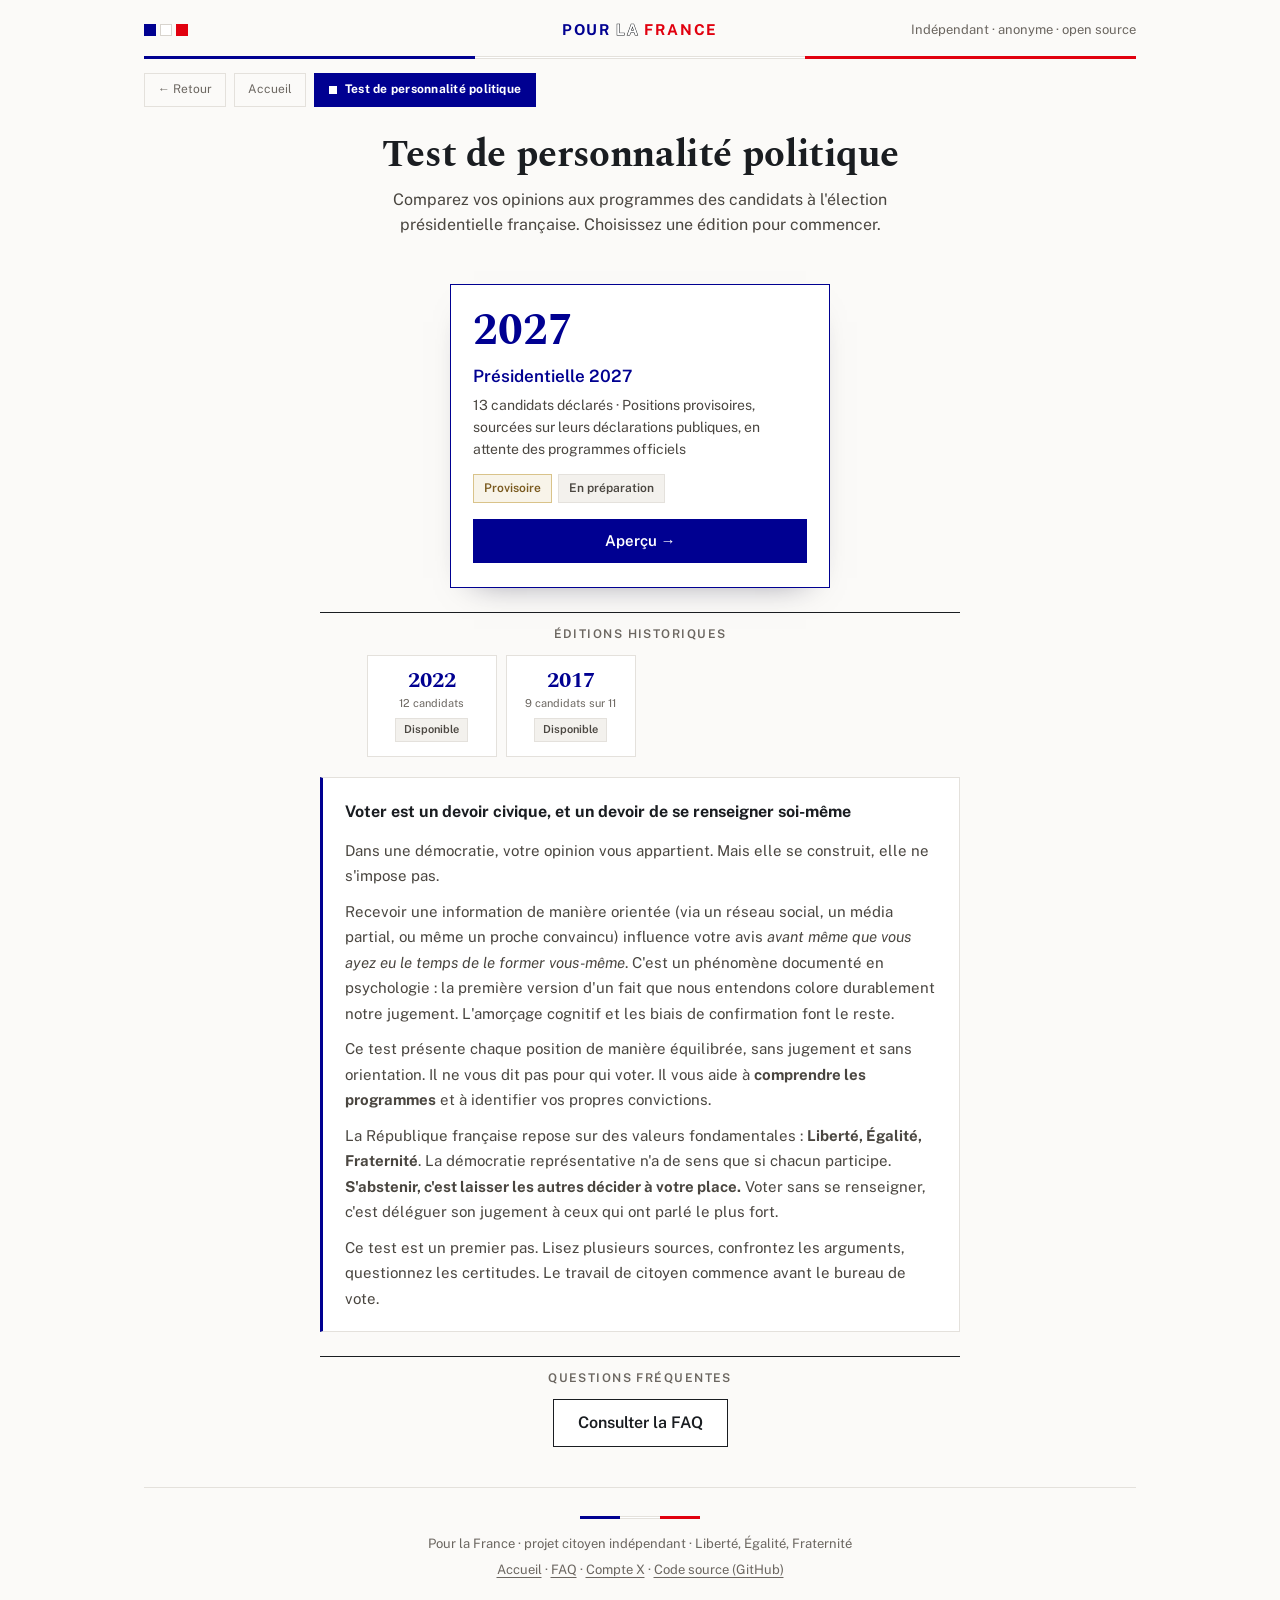
<file: editions.html>
<!--
  Test de personnalité politique : choix de l'édition
  Copyright (C) 2025 @miseenproduvendredi
  Ce programme est distribué sous GNU Affero General Public License v3.0
  https://www.gnu.org/licenses/agpl-3.0.fr.html
  Des restrictions supplémentaires s'appliquent :
  usage commercial, neutralité politique, données personnelles
  → voir LICENSE_SUPPLEMENT.txt à la racine du dépôt
-->
<!DOCTYPE html>
<html lang="fr">
<head>
<meta charset="UTF-8">
<link rel="icon" type="image/svg+xml" href="data:image/svg+xml,%3Csvg xmlns='http://www.w3.org/2000/svg' viewBox='0 0 3 2'%3E%3Crect width='1' height='2' fill='%23000091'/%3E%3Crect x='1' width='1' height='2' fill='%23fff'/%3E%3Crect x='2' width='1' height='2' fill='%23E1000F'/%3E%3C/svg%3E">
<meta name="viewport" content="width=device-width, initial-scale=1.0">
<title>Choisir une édition · Test de personnalité politique</title>
<link rel="preconnect" href="https://fonts.googleapis.com">
<link rel="preconnect" href="https://fonts.gstatic.com" crossorigin>
<link href="https://fonts.googleapis.com/css2?family=Public+Sans:wght@400;500;600;700&family=Spectral:wght@600;700&display=swap" rel="stylesheet">
<link rel="stylesheet" href="charte.css">
<style>
/* Styles propres à la page, sur la base de la charte commune */
header.page { padding: 28px 0 8px; text-align: center; }
header.page h1 { font-size: clamp(26px, 5vw, 38px); font-weight: 700; margin-bottom: 10px; }
header.page .sub { font-size: 16px; color: var(--plf-texte-2); line-height: 1.6; max-width: 56ch; margin: 0 auto; }
main { padding: 20px 0 8px; }
.bloc { max-width: 640px; margin: 0 auto; }

/* Carte de l'édition en cours */
.grid-main { display: grid; grid-template-columns: minmax(0, 380px); gap: 12px; margin: 18px 0 8px; justify-content: center; }
.btn-ed { display: flex; flex-direction: column; background: var(--plf-surface); border: 1px solid var(--plf-accent); padding: 24px 22px; text-decoration: none; color: inherit; box-shadow: 0 14px 34px -24px rgba(0,0,40,.55); }
.btn-ed:hover { text-decoration: none; color: inherit; background: var(--plf-hover); }
.btn-year { font-family: var(--plf-serif); font-size: 44px; font-weight: 700; color: var(--plf-accent); line-height: 1; margin-bottom: 10px; }
.btn-title { font-size: 17px; font-weight: 600; margin-bottom: 5px; }
.btn-desc { font-size: 14px; color: var(--plf-texte-2); line-height: 1.55; margin-bottom: 14px; flex: 1; }
.btn-tags { display: flex; flex-wrap: wrap; gap: 6px; }
.tag { font-size: 12px; font-weight: 600; padding: 4px 10px; background: var(--plf-hover); color: var(--plf-texte-2); border: 1px solid var(--plf-bord); }
.tag.sim { background: #F8F4E9; color: #7A5A1F; border-color: #D9C38A; }
.btn-cta { margin-top: 16px; min-height: 44px; display: flex; align-items: center; justify-content: center; background: var(--plf-accent); color: #fff; font-size: 15px; font-weight: 600; }
.btn-ed:hover .btn-cta { background: var(--plf-accent-hover); }

/* Libellé de section */
.slabel { font-size: 12px; font-weight: 600; letter-spacing: .12em; text-transform: uppercase; color: var(--plf-muted); margin: 24px 0 10px; border-top: 1px solid var(--plf-ink); padding-top: 12px; text-align: center; }

/* Éditions historiques, grille compacte */
.grid-hist { display: grid; grid-template-columns: repeat(auto-fill, 130px); justify-content: center; gap: 9px; margin-bottom: 8px; }
.hbtn { display: flex; flex-direction: column; align-items: center; justify-content: center; background: var(--plf-surface); border: 1px solid var(--plf-bord); padding: 14px 8px; text-decoration: none; color: inherit; text-align: center; min-height: 44px; }
.hbtn:hover { border-color: var(--plf-ink); text-decoration: none; color: inherit; }
.hy { font-family: var(--plf-serif); font-size: 22px; font-weight: 700; color: var(--plf-accent); line-height: 1; margin-bottom: 3px; }
.hc { font-size: 11px; color: var(--plf-muted); margin-bottom: 6px; }
.htag { font-size: 11px; font-weight: 600; padding: 2px 8px; background: var(--plf-hover); color: var(--plf-texte-2); border: 1px solid var(--plf-bord); }

/* Encart civique */
.civic { background: var(--plf-surface); border: 1px solid var(--plf-bord); border-left: 3px solid var(--plf-accent); padding: 20px 22px; margin: 20px 0; }
.civic p { font-size: 15px; line-height: 1.7; color: var(--plf-texte-2); margin: 0 0 10px; }
.civic p:last-child { margin-bottom: 0; }
.civic .civic-titre { font-size: 16px; font-weight: 700; color: var(--plf-ink); margin-bottom: 13px; }


</style>
</head>
<body class="plf">

<div class="plf-wrap">
  <header class="plf-marque">
    <span class="plf-drapeau" aria-hidden="true"><span></span><span></span><span></span></span>
    <a class="plf-marque-nom" href="index.html"><span class="plf-mot-bleu">Pour</span> <span class="plf-mot-blanc">la</span> <span class="plf-mot-rouge">France</span></a>
    <span class="plf-marque-devise">Indépendant · anonyme · open source</span>
  </header>
  <div class="plf-filet-tricolore" aria-hidden="true"><span></span><span></span><span></span></div>
  <nav class="plf-nav">
    <a href="index.html" onclick="if(history.length>1){history.back();return false}">← Retour</a>
    <a href="index.html">Accueil</a>
    <span class="plf-nav-site" aria-current="page">Test de personnalité politique</span>
  </nav>

  <header class="page">
    <h1>Test de personnalité politique</h1>
    <p class="sub">Comparez vos opinions aux programmes des candidats à l'élection présidentielle française. Choisissez une édition pour commencer.</p>
  </header>

  <main><div class="bloc">

    <!-- ── Édition en cours ───────────────────────── -->
    <div class="grid-main">

      <a class="btn-ed" href="2027/index.html">
        <div class="btn-year">2027</div>
        <div class="btn-title">Présidentielle 2027</div>
        <div class="btn-desc">13 candidats déclarés · Positions provisoires, sourcées sur leurs déclarations publiques, en attente des programmes officiels</div>
        <div class="btn-tags">
          <span class="tag sim">Provisoire</span>
          <span class="tag">En préparation</span>
        </div>
        <div class="btn-cta">Aperçu →</div>
      </a>

    </div>

    <!-- ── Éditions historiques ───────────────────── -->
    <div class="slabel">Éditions historiques</div>
    <div class="grid-hist">

      <a class="hbtn" href="2022/index.html">
        <div class="hy">2022</div>
        <div class="hc">12 candidats</div>
        <span class="htag">Disponible</span>
      </a>

      <a class="hbtn" href="2017/index.html">
        <div class="hy">2017</div>
        <div class="hc">9 candidats sur 11</div>
        <span class="htag">Disponible</span>
      </a>

    </div>

    <!-- ── Civic ─────────────────────────────────── -->
    <div class="civic">
      <p class="civic-titre">Voter est un devoir civique, et un devoir de se renseigner soi-même</p>
      <p>Dans une démocratie, votre opinion vous appartient. Mais elle se construit, elle ne s'impose pas.</p>
      <p>Recevoir une information de manière orientée (via un réseau social, un média partial, ou même un proche convaincu) influence votre avis <em>avant même que vous ayez eu le temps de le former vous-même</em>. C'est un phénomène documenté en psychologie : la première version d'un fait que nous entendons colore durablement notre jugement. L'amorçage cognitif et les biais de confirmation font le reste.</p>
      <p>Ce test présente chaque position de manière équilibrée, sans jugement et sans orientation. Il ne vous dit pas pour qui voter. Il vous aide à <strong>comprendre les programmes</strong> et à identifier vos propres convictions.</p>
      <p>La République française repose sur des valeurs fondamentales : <strong>Liberté, Égalité, Fraternité</strong>. La démocratie représentative n'a de sens que si chacun participe. <strong>S'abstenir, c'est laisser les autres décider à votre place.</strong> Voter sans se renseigner, c'est déléguer son jugement à ceux qui ont parlé le plus fort.</p>
      <p>Ce test est un premier pas. Lisez plusieurs sources, confrontez les arguments, questionnez les certitudes. Le travail de citoyen commence avant le bureau de vote.</p>
    </div>

    <!-- ── FAQ ───────────────────────────────────── -->
    <div class="slabel">Questions fréquentes</div>
    <p style="text-align:center;margin:0 0 8px"><a class="plf-btn-2" href="faq.html">Consulter la FAQ</a></p>

  </div></main>

  <footer class="plf-pied">
    <div class="plf-filet-tricolore plf-filet-tricolore--court" aria-hidden="true"><span></span><span></span><span></span></div>
    <p>Pour la France · projet citoyen indépendant · Liberté, Égalité, Fraternité</p>
    <p>
      <a href="index.html">Accueil</a> ·
      <a href="faq.html">FAQ</a> ·
      <a href="https://x.com/fracoiselibre" target="_blank" rel="noopener">Compte X</a> ·
      <a href="https://github.com/pourlafrance/Test-de-personnalite-politique" target="_blank" rel="noopener">Code source (GitHub)</a>
    </p>
  </footer>
</div>

</body>
</html>
</file>
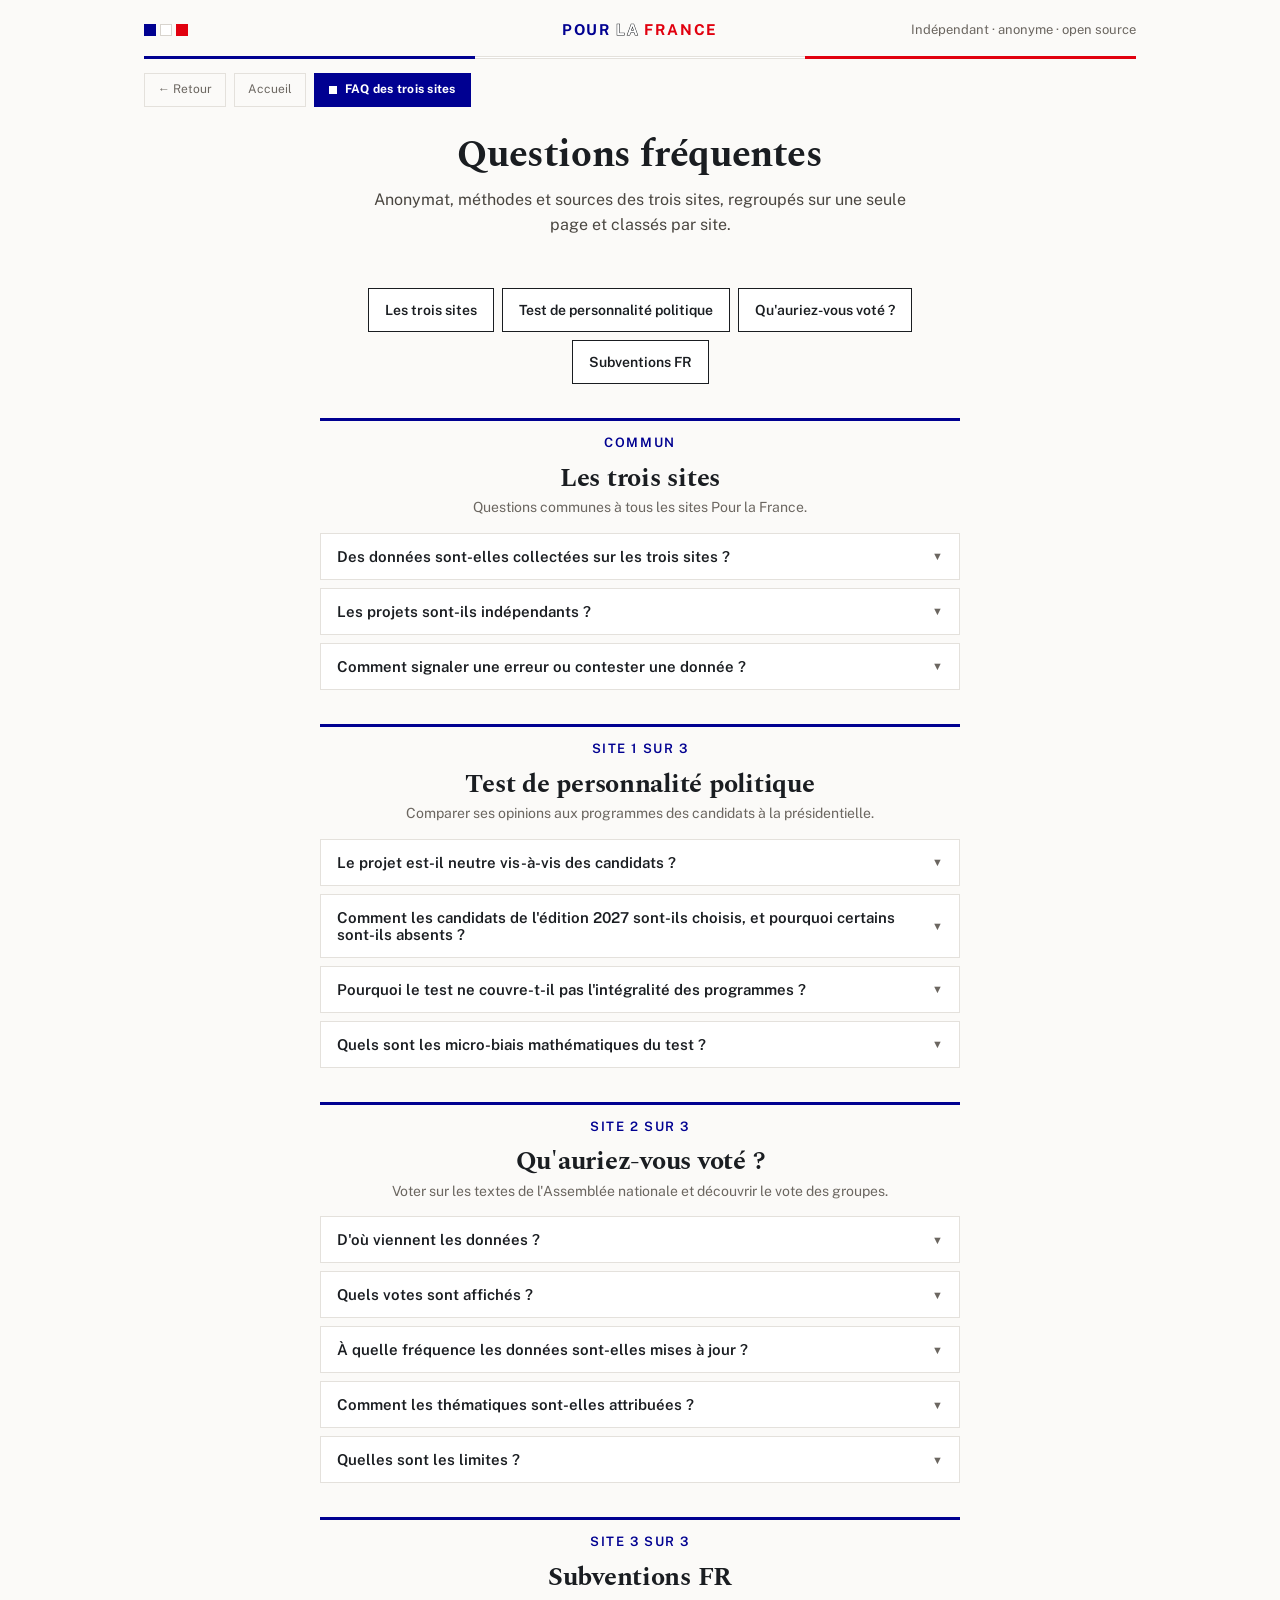
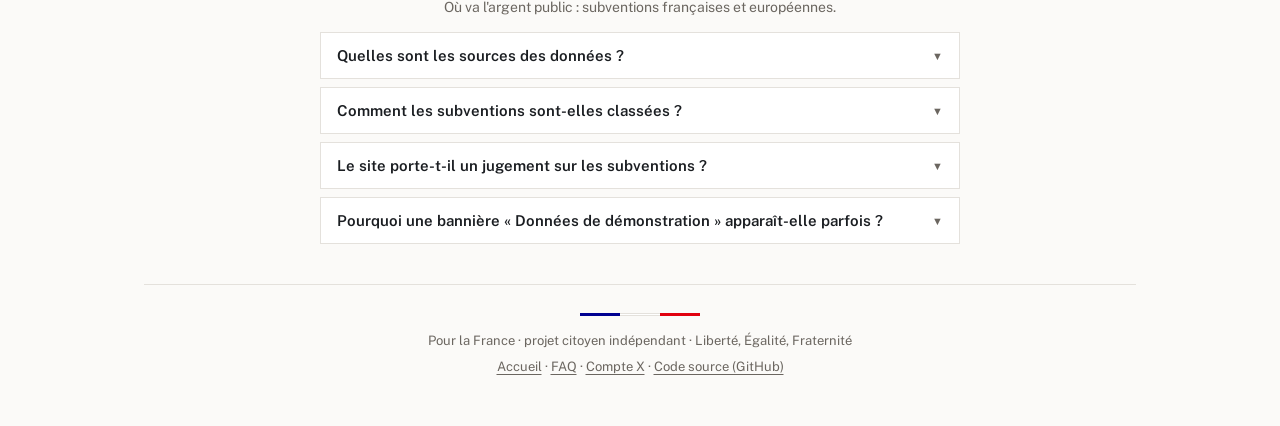
<file: faq.html>
<!--
  Test de personnalité politique : FAQ
  Copyright (C) 2025 @miseenproduvendredi
  Ce programme est distribué sous GNU Affero General Public License v3.0
  https://www.gnu.org/licenses/agpl-3.0.fr.html
  Des restrictions supplémentaires s'appliquent :
  usage commercial, neutralité politique, données personnelles
  → voir LICENSE_SUPPLEMENT.txt à la racine du dépôt
-->
<!DOCTYPE html>
<html lang="fr">
<head>
<meta charset="UTF-8">
<link rel="icon" type="image/svg+xml" href="data:image/svg+xml,%3Csvg xmlns='http://www.w3.org/2000/svg' viewBox='0 0 3 2'%3E%3Crect width='1' height='2' fill='%23000091'/%3E%3Crect x='1' width='1' height='2' fill='%23fff'/%3E%3Crect x='2' width='1' height='2' fill='%23E1000F'/%3E%3C/svg%3E">
<meta name="viewport" content="width=device-width, initial-scale=1.0">
<title>FAQ · Test de personnalité politique</title>
<link rel="preconnect" href="https://fonts.googleapis.com">
<link rel="preconnect" href="https://fonts.gstatic.com" crossorigin>
<link href="https://fonts.googleapis.com/css2?family=Public+Sans:wght@400;500;600;700&family=Spectral:wght@600;700&display=swap" rel="stylesheet">
<link rel="stylesheet" href="charte.css">
<style>
/* Styles propres à la page, sur la base de la charte commune */
header.page { padding: 28px 0 8px; text-align: center; }
header.page h1 { font-size: clamp(26px, 5vw, 38px); font-weight: 700; margin-bottom: 10px; }
header.page .sub { font-size: 16px; color: var(--plf-texte-2); line-height: 1.6; max-width: 56ch; margin: 0 auto; }
main { padding: 20px 0 8px; }
.bloc { max-width: 640px; margin: 0 auto; }

.slabel { font-size: 12px; font-weight: 600; letter-spacing: .12em; text-transform: uppercase; color: var(--plf-muted); margin: 24px 0 10px; border-top: 1px solid var(--plf-ink); padding-top: 12px; text-align: center; }

.faq { margin-bottom: 8px; background: var(--plf-surface); border: 1px solid var(--plf-bord); overflow: hidden; }
.faq-btn { width: 100%; text-align: left; background: none; border: none; padding: 14px 16px; min-height: 44px; cursor: pointer; display: flex; justify-content: space-between; align-items: center; font-family: inherit; font-size: 15px; font-weight: 600; color: var(--plf-ink); gap: 8px; }
.faq-btn:hover { background: var(--plf-hover); }
.faq-arrow { font-size: 11px; color: var(--plf-muted); transition: transform .2s; flex-shrink: 0; }
.faq-btn.open .faq-arrow { transform: rotate(180deg); }
.faq-body { display: none; padding: 14px 16px 16px; border-top: 1px solid var(--plf-filet); }
.faq-body.open { display: block; }
.faq-body p { font-size: 14px; line-height: 1.75; color: var(--plf-texte-2); margin: 0 0 9px; }
.faq-body p:last-child { margin-bottom: 0; }
.faq-body ul { padding-left: 18px; margin: 0 0 9px; }
.faq-body li { font-size: 14px; line-height: 1.7; color: var(--plf-texte-2); margin-bottom: 5px; }
.faq-body code { font-family: var(--plf-mono); font-size: 12.5px; background: var(--plf-hover); border: 1px solid var(--plf-bord); padding: 1px 5px; color: var(--plf-ink); }
.bias-box { background: var(--plf-papier); border: 1px solid var(--plf-bord); padding: 12px 14px; margin-bottom: 10px; }
.bias-box:last-child { margin-bottom: 0; }
.bias-title { font-size: 14px; font-weight: 700; color: var(--plf-accent); margin-bottom: 7px; }
.warn-box { background: #F8F4E9; border: 1px solid #D9C38A; padding: 10px 12px; margin-top: 6px; }
.warn-box strong { font-size: 13px; color: #7A5A1F; }
.warn-box p { font-size: 13px; color: #7A5A1F; margin: 4px 0 0; line-height: 1.6; }

.sommaire { display: flex; flex-wrap: wrap; justify-content: center; gap: 8px; margin: 22px 0 4px; }
.sommaire a { display: inline-flex; align-items: center; min-height: 44px; padding: 0 16px; border: 1px solid var(--plf-ink); background: var(--plf-surface); color: var(--plf-ink); font-size: 14px; font-weight: 600; }
.sommaire a:hover { background: var(--plf-hover); text-decoration: none; }
.section-site { scroll-margin-top: 16px; margin-top: 34px; }
.section-site .slabel { margin-top: 0; border-top: 3px solid var(--plf-accent); color: var(--plf-accent); font-size: 13px; }
.section-site h2 { text-align: center; font-size: 26px; font-weight: 700; margin: 6px 0 4px; }
.section-site .qui { text-align: center; font-size: 14px; color: var(--plf-muted); margin: 0 0 14px; }
.liens-sources { list-style: none; padding: 0; margin: 0 0 9px; }
.liens-sources li { padding: 8px 0; border-top: 1px solid var(--plf-filet); }
.liens-sources li:first-child { border-top: none; }

.table-scroll { overflow-x: auto; margin: 12px 0 8px; }
.tab-cand { border-collapse: collapse; width: 100%; font-size: 13.5px; }
.tab-cand th { text-align: left; font-size: 11px; text-transform: uppercase; letter-spacing: .08em; color: var(--plf-muted); padding: 8px 10px; border-bottom: 1px solid var(--plf-ink); }
.tab-cand td { padding: 8px 10px; border-bottom: 1px solid var(--plf-filet); color: var(--plf-texte-2); }
.tab-cand td.num { white-space: nowrap; font-variant-numeric: tabular-nums; color: var(--plf-ink); font-weight: 600; }
.tab-cand tr.ok td:last-child { color: var(--plf-pour); font-weight: 600; }
.tab-cand tr.ko td:last-child { color: var(--plf-muted); }
.note-table { font-size: 12.5px; color: var(--plf-muted); }
</style>
</head>
<body class="plf">

<div class="plf-wrap">
  <header class="plf-marque">
    <span class="plf-drapeau" aria-hidden="true"><span></span><span></span><span></span></span>
    <a class="plf-marque-nom" href="index.html"><span class="plf-mot-bleu">Pour</span> <span class="plf-mot-blanc">la</span> <span class="plf-mot-rouge">France</span></a>
    <span class="plf-marque-devise">Indépendant · anonyme · open source</span>
  </header>
  <div class="plf-filet-tricolore" aria-hidden="true"><span></span><span></span><span></span></div>
  <nav class="plf-nav">
    <a href="index.html" onclick="if(history.length>1){history.back();return false}">← Retour</a>
    <a href="index.html">Accueil</a>
    <span class="plf-nav-site" aria-current="page">FAQ des trois sites</span>
  </nav>

  <header class="page">
    <h1>Questions fréquentes</h1>
    <p class="sub">Anonymat, méthodes et sources des trois sites, regroupés sur une seule page et classés par site.</p>
  </header>

  <main><div class="bloc">

    <nav class="sommaire" aria-label="Aller à un site">
      <a href="#commun">Les trois sites</a>
      <a href="#test">Test de personnalité politique</a>
      <a href="#vote">Qu'auriez-vous voté&nbsp;?</a>
      <a href="#subventions">Subventions FR</a>
    </nav>

    <section class="section-site" id="commun">
      <div class="slabel">Commun</div>
      <h2>Les trois sites</h2>
      <p class="qui">Questions communes à tous les sites Pour la France.</p>
    <div class="faq">
      <button class="faq-btn" onclick="toggle(this)">
        Des données sont-elles collectées sur les trois sites ?
        <span class="faq-arrow">▼</span>
      </button>
      <div class="faq-body">
        <p><strong>Non. Aucune donnée personnelle n'est collectée, transmise ou stockée.</strong></p>
        <p>Les trois sites sont des sites statiques : ni serveur qui reçoit vos réponses, ni base de données, ni cookie de traçage, ni analytique tiers. Le test de personnalité et « Qu'auriez-vous voté ? » calculent tout dans votre navigateur, en mémoire vive : dès que vous fermez l'onglet, tout disparaît. Subventions FR n'interroge que des données publiques.</p>
        <p>Le code source de chaque site est public et vérifiable sur GitHub (lien en bas de page).</p>
        <p>Le fichier <code>google238b680c8062b67f.html</code> présent dans le code sert uniquement à prouver à Google que nous gérons ces sites, pour qu'ils apparaissent dans ses résultats de recherche. Il ne contient aucun script et ne transmet aucune donnée sur les visiteurs.</p>
      </div>
    </div>
    <div class="faq">
      <button class="faq-btn" onclick="toggle(this)">
        Les projets sont-ils indépendants ?
        <span class="faq-arrow">▼</span>
      </button>
      <div class="faq-body">
        <p><strong>Oui.</strong> Projets citoyens indépendants : sans affiliation politique et sans financement partisan. Chaque site s'appuie exclusivement sur des sources publiques citées, et les présente sans jugement ni orientation : il ne dit pas pour qui voter, il aide à comprendre.</p>
      </div>
    </div>
    <div class="faq">
      <button class="faq-btn" onclick="toggle(this)">
        Comment signaler une erreur ou contester une donnée ?
        <span class="faq-arrow">▼</span>
      </button>
      <div class="faq-body">
        <p>Ouvrez une <em>issue</em> sur le dépôt GitHub du site concerné en indiquant la page, la donnée et, si possible, la source qui la contredit. Chaque correction est tracée dans l'historique public du dépôt.</p>
      </div>
    </div>
    </section>

    <section class="section-site" id="test">
      <div class="slabel">Site 1 sur 3</div>
      <h2>Test de personnalité politique</h2>
      <p class="qui">Comparer ses opinions aux programmes des candidats à la présidentielle.</p>
        <div class="faq">
      <button class="faq-btn" onclick="toggle(this)">
        Le projet est-il neutre vis-à-vis des candidats ?
        <span class="faq-arrow">▼</span>
      </button>
      <div class="faq-body">
        <p>Les mêmes questions, la même échelle et les mêmes règles s'appliquent à tous les candidats. Les candidats sont classés par ordre alphabétique et leurs couleurs n'ont aucun lien avec leur parti.</p>
        <p>Pour l'édition 2027, une position n'est retenue que si <strong>quatre conditions</strong> sont réunies : la citation figure mot pour mot dans une page publique consultable ; la source date de 2024 ou après ; elle exprime directement la position du candidat sur l'énoncé (jamais déduite de son étiquette politique, d'un sujet voisin ou d'un texte non signé par lui) ; une relecture indépendante a confirmé que la citation soutient la valeur. Chaque position renvoie à sa source dans les résultats.</p>
        <p>Une position non documentée n'est <strong>pas</strong> remplacée par une valeur neutre : elle est exclue du calcul, et le nombre de positions comparées est affiché pour chaque candidat.</p>
        <p>L'édition 2027 reste <strong>provisoire</strong> : aucun programme officiel de campagne n'est encore publié. Le détail de la recherche, position par position, est public dans le dépôt GitHub (dossier <code>2027/sources</code>).</p>
      </div>
    </div>

    <div class="faq" id="candidats-2027">
      <button class="faq-btn" onclick="toggle(this)">
        Comment les candidats de l'édition 2027 sont-ils choisis, et pourquoi certains sont-ils absents ?
        <span class="faq-arrow">▼</span>
      </button>
      <div class="faq-body">
        <p>La liste est <strong>politique, non juridique</strong> : les candidatures ne deviennent officielles qu'après validation par le Conseil constitutionnel (500 parrainages d'élus, échéance en mars 2027).</p>
        <p><strong>Une seule règle, appliquée à tous sans dérogation.</strong> Un candidat est intégré s'il a publiquement déclaré sa candidature <em>et</em> si au moins 15 positions sur 62 sont documentées. Une position n'est retenue que si sa citation figure mot pour mot dans une page publique, si la source date de 2024 ou après, si elle exprime directement la position du candidat sur l'énoncé (jamais déduite de son étiquette politique ou d'un sujet voisin) et si une relecture indépendante l'a confirmée.</p>
        <p>Cette règle ne dépend ni du parti ni de la sensibilité politique. Elle a pourtant un effet : les candidats dont les formations publient surtout des textes de mobilisation plutôt que des mesures détaillées, notamment à gauche, atteignent plus difficilement le seuil. Ajouter un candidat à la main pour équilibrer la boussole reviendrait à choisir le résultat au lieu d'appliquer la règle : nous ne le faisons pas. Un candidat entre dans le test dès que ses positions sont documentées.</p>
        <div class="table-scroll"><table class="tab-cand"><thead><tr><th>Candidat</th><th>Parti</th><th>Positions documentées</th><th>Statut</th></tr></thead><tbody><tr class="ok"><td>Jean-Luc Mélenchon</td><td>La France insoumise</td><td class="num">42&nbsp;/&nbsp;62</td><td>Intégré</td></tr><tr class="ok"><td>Nicolas Dupont-Aignan</td><td>Debout la France</td><td class="num">38&nbsp;/&nbsp;62</td><td>Intégré</td></tr><tr class="ok"><td>Bruno Retailleau</td><td>Les Républicains</td><td class="num">34&nbsp;/&nbsp;62</td><td>Intégré</td></tr><tr class="ok"><td>David Lisnard</td><td>Nouvelle Énergie</td><td class="num">29&nbsp;/&nbsp;62</td><td>Intégré</td></tr><tr class="ok"><td>Juan Branco</td><td>Les Ruches</td><td class="num">25&nbsp;/&nbsp;62</td><td>Intégré</td></tr><tr class="ok"><td>Raphaël Glucksmann</td><td>Place publique</td><td class="num">20&nbsp;/&nbsp;62</td><td>Intégré</td></tr><tr class="ok"><td>Marine Le Pen</td><td>Rassemblement national</td><td class="num">19&nbsp;/&nbsp;62</td><td>Intégré</td></tr><tr class="ok"><td>Édouard Philippe</td><td>Horizons</td><td class="num">19&nbsp;/&nbsp;62</td><td>Intégré</td></tr><tr class="ok"><td>Gabriel Attal</td><td>Renaissance</td><td class="num">17&nbsp;/&nbsp;62</td><td>Intégré</td></tr><tr class="ok"><td>Florian Philippot</td><td>Les Patriotes</td><td class="num">17&nbsp;/&nbsp;62</td><td>Intégré</td></tr><tr class="ok"><td>Éric Zemmour</td><td>Reconquête</td><td class="num">17&nbsp;/&nbsp;62</td><td>Intégré</td></tr><tr class="ok"><td>Fabien Roussel</td><td>Parti communiste français</td><td class="num">16&nbsp;/&nbsp;62</td><td>Intégré</td></tr><tr class="ok"><td>Anasse Kazib</td><td>Révolution permanente</td><td class="num">15&nbsp;/&nbsp;62</td><td>Intégré</td></tr><tr class="ko"><td>Nathalie Arthaud</td><td>Lutte ouvrière</td><td class="num">14&nbsp;/&nbsp;62</td><td>Non intégré : moins de 15 positions documentées</td></tr><tr class="ko"><td>Selma Labib</td><td>NPA-Révolutionnaires</td><td class="num">9&nbsp;/&nbsp;62</td><td>Non intégré : moins de 15 positions documentées</td></tr><tr class="ko"><td>Delphine Batho</td><td>Génération écologie</td><td class="num">8&nbsp;/&nbsp;62</td><td>Non intégré : moins de 15 positions documentées</td></tr><tr class="ko"><td>Francis Lalanne</td><td>France Libre</td><td class="num">8&nbsp;/&nbsp;62</td><td>Non intégré : moins de 15 positions documentées</td></tr><tr class="ko"><td>Karim Bouamrane</td><td>Parti socialiste</td><td class="num">7&nbsp;/&nbsp;62</td><td>Non intégré : moins de 15 positions documentées</td></tr><tr class="ko"><td>Olivier Becht</td><td>Le Projet France</td><td class="num">5&nbsp;/&nbsp;62</td><td>Non intégré : moins de 15 positions documentées</td></tr><tr class="ko"><td>Antoine Mikolajczak</td><td>Équinoxe</td><td class="num">3&nbsp;/&nbsp;62</td><td>Non intégré : moins de 15 positions documentées</td></tr><tr class="ko"><td>Clara Egger</td><td>Solution démocratique</td><td class="num">2&nbsp;/&nbsp;62</td><td>Non intégré : moins de 15 positions documentées</td></tr><tr class="ko"><td>François Asselineau</td><td>Union populaire républicaine</td><td class="num">1&nbsp;/&nbsp;62</td><td>Non intégré : moins de 15 positions documentées</td></tr></tbody></table></div>
        <p class="note-table">Positions documentées : nombre de positions retenues sur 62 (citation vérifiée mot pour mot, source de 2024 ou après, aucune déduction). Pour les candidats sous le seuil, le décompte est celui des contrôles automatiques, sauf pour Fabien Roussel et Nathalie Arthaud (après relecture indépendante). Programme officiel de campagne non publié pour tous à ce jour.</p>
        <p><strong>Pas de candidature déclarée à ce jour.</strong> Xavier Bertrand n'a pas déclaré sa candidature (14 positions documentées). <strong>Désignations.</strong> Raphaël Glucksmann a remporté la primaire de la gauche le 11 octobre 2026 ; il est intégré au test selon la même règle (voir le tableau ci-dessus). La candidature de Marine Tondelier doit être soumise au vote des adhérents des Écologistes le 13 décembre 2026. Les autres candidatures déclarées depuis seront évaluées selon la même règle.</p>
      </div>
    </div>

    <div class="faq">
      <button class="faq-btn" onclick="toggle(this)">
        Pourquoi le test ne couvre-t-il pas l'intégralité des programmes ?
        <span class="faq-arrow">▼</span>
      </button>
      <div class="faq-body">
        <p>Les 62 questions couvrent les <strong>grands axes programmatiques</strong> : les positions sur lesquelles les candidats se distinguent clairement et qui sont bien documentées. Mais les programmes présidentiels font en moyenne <strong>80 à 150 pages chacun</strong>. Une couverture vraiment exhaustive représenterait plutôt 150 à 200 questions.</p>
        <p>Ce choix éditorial vise l'équilibre entre exhaustivité et faisabilité pour l'utilisateur. Deux raisons pratiques expliquent la limite :</p>
        <ul>
          <li><strong>Abandon :</strong> Au-delà de 45 minutes, le taux de complétion chute fortement. 62 questions prennent déjà environ 20 minutes : ajouter davantage réduirait le nombre de personnes qui vont au bout, et donc l'utilité du test.</li>
          <li><strong>Encodage :</strong> Chaque question nécessite d'encoder les positions de tous les candidats, de les sourcer individuellement et de les relire de façon contradictoire. 200 questions × 12 candidats = 2 400 positions à documenter et vérifier, un travail considérable.</li>
        </ul>
        <p>Ce qui n'est pas couvert comprend notamment : la fiscalité sectorielle fine, la politique étrangère détaillée, la réforme pénale de fond, la politique numérique avancée (IA, souveraineté des données), la santé mentale, l'enseignement supérieur, ou le financement des partis. Ce test est un point de départ, pas un panorama exhaustif.</p>
      </div>
    </div>
    <div class="faq">
      <button class="faq-btn" onclick="toggle(this)">
        Quels sont les micro-biais mathématiques du test ?
        <span class="faq-arrow">▼</span>
      </button>
      <div class="faq-body">
        <p>Deux effets de bord sont inhérents à l'algorithme. Ils ne constituent pas des bugs, mais il est utile de les connaître si vous souhaitez interpréter finement les résultats.</p>

        <div class="bias-box">
          <div class="bias-title">A. La "prime au flou" : le score <code>0</code></div>
          <p>Lorsqu'un candidat a une position explicitement mixte ou nuancée sur un sujet (encodée <code>0</code>), sa compatibilité avec un utilisateur votant <code>+2</code> (Totalement d'accord) est mécaniquement de <strong>50 %</strong> : <code>1 − |2 − 0| / 4 = 0,50</code>.</p>
          <p>Pour l'édition 2027, une position <strong>non documentée</strong> n'est jamais encodée <code>0</code> : elle est exclue du calcul. Pour les éditions 2017 et 2022, une absence de position claire est encodée <code>0</code>.</p>
          <p><strong>L'effet :</strong> Un candidat aux positions floues ou centristes (beaucoup de <code>0</code>) obtiendra une compatibilité d'environ 50 % avec tout le monde, ni très proche ni très éloigné. Cela favorise légèrement les candidats aux programmes vagues sur les sujets clivants.</p>
          <p><strong>Sur le Filtre Décisif :</strong> Le critère d'élimination est <code>(vote &gt; 0 ET position &lt; 0) OU (vote &lt; 0 ET position &gt; 0)</code>. Un candidat à <code>0</code> survit à toute ligne rouge sur ce sujet : son absence de position n'est pas une opposition. C'est logique, mais cela signifie que les positions non tranchées protègent du filtre.</p>
          <div class="warn-box">
            <strong>"Sans opinion" n'est pas un skip</strong>
            <p>Répondre "Sans opinion" assigne la valeur <code>0</code> à votre vote, ce qui <strong>tire le score vers 50 %</strong> sur cette question. Si vous ne connaissez pas un sujet, utilisez <strong>Je ne connais pas ce sujet</strong> : la question est alors totalement exclue du calcul, sans biaiser le résultat.</p>
          </div>
        </div>

        <div class="bias-box">
          <div class="bias-title">B. Les coordonnées de la boussole politique</div>
          <p>La position de l'<strong>utilisateur</strong> sur la boussole est calculée à partir de ses réponses (somme pondérée sur les axes gauche/droite et progressiste/conservateur).</p>
          <p><strong>Édition 2027 :</strong> la position des candidats est calculée avec la même formule, à partir de leurs positions documentées. Un candidat n'apparaît sur la boussole que si au moins 4 positions documentées existent sur chaque axe.</p>
          <p><strong>Éditions 2017 et 2022 :</strong> la position des candidats est codée en dur, c'est une estimation. Elle ne correspond pas nécessairement à ce que donnerait le même algorithme appliqué à leurs réponses encodées ; la boussole doit alors être lue comme une <strong>représentation orientée</strong>, non comme un résultat de calcul pur.</p>
        </div>
      </div>
    </div>
    </section>

    <section class="section-site" id="vote">
      <div class="slabel">Site 2 sur 3</div>
      <h2>Qu'auriez-vous voté&nbsp;?</h2>
      <p class="qui">Voter sur les textes de l'Assemblée nationale et découvrir le vote des groupes.</p>
    <div class="faq">
      <button class="faq-btn" onclick="toggle(this)">
        D'où viennent les données ?
        <span class="faq-arrow">▼</span>
      </button>
      <div class="faq-body">
        <p>De deux sources publiques officielles :</p>
        <ul class="liens-sources">
          <li><strong>Scrutins de l'Assemblée nationale</strong> (qui a voté quoi, nominativement) : <a href="https://data.assemblee-nationale.fr/" target="_blank" rel="noopener">data.assemblee-nationale.fr</a></li>
          <li><strong>Datan</strong>, d'après l'Assemblée nationale, pour relier chaque député à son groupe : <a href="https://datan.fr/" target="_blank" rel="noopener">datan.fr</a></li>
        </ul>
        <p>Les données sont sous Licence Ouverte / Etalab. Citation : « d'après l'Assemblée nationale ».</p>
      </div>
    </div>
    <div class="faq">
      <button class="faq-btn" onclick="toggle(this)">
        Quels votes sont affichés ?
        <span class="faq-arrow">▼</span>
      </button>
      <div class="faq-body">
        <p>Uniquement les votes <strong>sur l'ensemble d'un texte</strong> (votes finaux) de la législature en cours, adoptés ou rejetés. Les amendements ne sont pas pris en compte. Pour chaque groupe, le site affiche la <strong>position majoritaire</strong> de ses membres, avec le détail pour / contre / abstention.</p>
      </div>
    </div>
    <div class="faq">
      <button class="faq-btn" onclick="toggle(this)">
        À quelle fréquence les données sont-elles mises à jour ?
        <span class="faq-arrow">▼</span>
      </button>
      <div class="faq-body">
        <p>Automatiquement <strong>chaque lundi</strong>. Si une source est indisponible, la mise à jour est abandonnée et le site conserve les dernières données valides.</p>
      </div>
    </div>
    <div class="faq">
      <button class="faq-btn" onclick="toggle(this)">
        Comment les thématiques sont-elles attribuées ?
        <span class="faq-arrow">▼</span>
      </button>
      <div class="faq-body">
        <p>Automatiquement, par mots-clés présents dans l'intitulé officiel du texte. C'est utile mais imparfait, d'où une catégorie « Autre ». Aucun classement n'est fait à la main.</p>
      </div>
    </div>
    <div class="faq">
      <button class="faq-btn" onclick="toggle(this)">
        Quelles sont les limites ?
        <span class="faq-arrow">▼</span>
      </button>
      <div class="faq-body">
        <ul>
          <li>Le groupe d'un député est son groupe <strong>actuel</strong> : un changement de groupe en cours de législature n'est pas rétro-appliqué aux votes plus anciens.</li>
          <li>Le contexte affiché est une phrase factuelle (type de texte, lecture, thématique). Un contexte plus détaillé n'est ajouté que s'il est neutre et sourcé.</li>
          <li>Vos réponses ne sont ni enregistrées ni comparées à celles d'autres personnes.</li>
        </ul>
      </div>
    </div>
    </section>

    <section class="section-site" id="subventions">
      <div class="slabel">Site 3 sur 3</div>
      <h2>Subventions FR</h2>
      <p class="qui">Où va l'argent public : subventions françaises et européennes.</p>
    <div class="faq">
      <button class="faq-btn" onclick="toggle(this)">
        Quelles sont les sources des données ?
        <span class="faq-arrow">▼</span>
      </button>
      <div class="faq-body">
        <ul class="liens-sources">
          <li><strong>Associations</strong> : Données essentielles des subventions (schéma SCDL) publiées sur <a href="https://www.data.gouv.fr/" target="_blank" rel="noopener">data.gouv.fr</a>, et « jaune budgétaire » annexé au projet de loi de finances.</li>
          <li><strong>Agriculture</strong> : bénéficiaires de la PAC, portail de l'<a href="https://www.asp-public.fr/" target="_blank" rel="noopener">Agence de services et de paiement</a> (personnes morales uniquement).</li>
          <li><strong>Entreprises</strong> : aides d'État supérieures à 500 000 €, <a href="https://webgate.ec.europa.eu/competition/transparency/public" target="_blank" rel="noopener">registre de transparence de la Commission européenne</a>.</li>
          <li><strong>Recherche</strong> : financements Horizon Europe, export <a href="https://cordis.europa.eu/" target="_blank" rel="noopener">CORDIS</a>.</li>
          <li><strong>Transition écologique</strong> : aides de l'<a href="https://data.ademe.fr/" target="_blank" rel="noopener">ADEME</a> aux personnes morales privées.</li>
          <li><strong>Enrichissement des fiches</strong> : <a href="https://recherche-entreprises.api.gouv.fr/" target="_blank" rel="noopener">API Recherche d'entreprises</a> (base SIRENE de l'<a href="https://www.insee.fr/" target="_blank" rel="noopener">INSEE</a>).</li>
        </ul>
      </div>
    </div>
    <div class="faq">
      <button class="faq-btn" onclick="toggle(this)">
        Comment les subventions sont-elles classées ?
        <span class="faq-arrow">▼</span>
      </button>
      <div class="faq-body">
        <p>Par domaine, selon la classification internationale <strong>COFOG</strong> (ONU / OCDE, utilisée par l'INSEE). Aucune catégorie n'est inventée : la table de correspondance est publiée dans le dépôt GitHub et peut être contestée.</p>
      </div>
    </div>
    <div class="faq">
      <button class="faq-btn" onclick="toggle(this)">
        Le site porte-t-il un jugement sur les subventions ?
        <span class="faq-arrow">▼</span>
      </button>
      <div class="faq-body">
        <p>Non. Le site décrit, il ne commente pas. La part non documentée est affichée, jamais masquée, et aucune personne physique n'est nommée.</p>
        <p>Détails, périmètre et limites : <a href="https://pourlafrance.github.io/subvention-FR/#/methodologie" target="_blank" rel="noopener">page Méthodologie de Subventions FR</a>.</p>
      </div>
    </div>
    <div class="faq">
      <button class="faq-btn" onclick="toggle(this)">
        Pourquoi une bannière « Données de démonstration » apparaît-elle parfois ?
        <span class="faq-arrow">▼</span>
      </button>
      <div class="faq-body">
        <p>Tant que le pipeline officiel n'a pas alimenté la base, le site affiche un jeu de démonstration clairement étiqueté. Dès que les données réelles sont publiées, la bannière disparaît.</p>
      </div>
    </div>
    </section>

  </div></main>

  <footer class="plf-pied">
    <div class="plf-filet-tricolore plf-filet-tricolore--court" aria-hidden="true"><span></span><span></span><span></span></div>
    <p>Pour la France · projet citoyen indépendant · Liberté, Égalité, Fraternité</p>
    <p>
      <a href="index.html">Accueil</a> ·
      <a href="faq.html">FAQ</a> ·
      <a href="https://x.com/fracoiselibre" target="_blank" rel="noopener">Compte X</a> ·
      <a href="https://github.com/pourlafrance/Test-de-personnalite-politique" target="_blank" rel="noopener">Code source (GitHub)</a>
    </p>
  </footer>
</div>

<script>
function ouvrirAncre(){
  var h=location.hash.slice(1); if(!h) return;
  var el=document.getElementById(h); if(!el) return;
  var b=el.querySelector('.faq-btn'); if(b && !b.classList.contains('open')) toggle(b);
  el.scrollIntoView();
}
window.addEventListener('load',ouvrirAncre); window.addEventListener('hashchange',ouvrirAncre);
function toggle(btn){
  btn.classList.toggle('open');
  btn.nextElementSibling.classList.toggle('open');
}
</script>
</body>
</html>
</file>
<file: charte.css>
/*
  Charte graphique commune - Pour la France
  Partagée par : Test de personnalité politique · Qu'auriez-vous voté ? · Subventions FR
  Source : « Charte Pour la France » (document de référence).
  Ce fichier est copié à l'identique dans les trois dépôts.
*/

:root {
  /* Couleurs */
  --plf-accent: #000091;        /* Bleu République : liens, bouton principal, état actif */
  --plf-accent-hover: #1B1BC4;
  --plf-ink: #1A1D21;           /* Encre : titres et texte courant */
  --plf-texte-2: #4A4640;       /* texte secondaire */
  --plf-muted: #6B6660;         /* libellés, légendes */
  --plf-papier: #FBFAF8;        /* fond de page */
  --plf-surface: #FFFFFF;       /* surfaces, cartes */
  --plf-bord: #E4E1DC;          /* bordure unique 1 px */
  --plf-bord-2: #D8D4CE;        /* bordure bouton neutre */
  --plf-filet: #EDEBE7;         /* séparateurs légers */
  --plf-hover: #F3F1ED;         /* fond de survol */
  --plf-inactif: #C9C4BC;       /* repère géométrique inactif */
  --plf-rouge: #E1000F;         /* filet tricolore et marque */
  /* Échelle sémantique (réservée aux échelles de réponse) */
  --plf-contre: #A03A28;
  --plf-contre-2: #C06B52;
  --plf-neutre: #A8A29A;
  --plf-pour-2: #5A9376;
  --plf-pour: #2F6B4F;
  /* Typographie */
  --plf-serif: 'Spectral', Georgia, serif;
  --plf-sans: 'Public Sans', -apple-system, BlinkMacSystemFont, 'Segoe UI', Arial, sans-serif;
  --plf-mono: ui-monospace, 'SFMono-Regular', monospace;
}

/* ── Base ─────────────────────────────────────────── */
.plf * { box-sizing: border-box; }
.plf {
  margin: 0;
  background: var(--plf-papier);
  color: var(--plf-ink);
  font-family: var(--plf-sans);
  font-size: 17px;
  line-height: 1.6;
  -webkit-font-smoothing: antialiased;
}
@media (max-width: 560px) { .plf { font-size: 16px; } }
.plf a { color: var(--plf-accent); text-decoration: none; }
.plf a:hover { color: var(--plf-accent-hover); text-decoration: underline; }

.plf-wrap { max-width: 1040px; margin: 0 auto; padding: 0 24px; }
@media (max-width: 560px) { .plf-wrap { padding: 0 16px; } }

.plf h1, .plf h2, .plf h3, .plf h4 {
  font-family: var(--plf-serif);
  line-height: 1.1;
  margin: 0;
  letter-spacing: -0.01em;
}

/* Libellé sur-titre en petites capitales */
.plf-kicker {
  font-size: 12px;
  letter-spacing: 0.12em;
  text-transform: uppercase;
  color: var(--plf-muted);
  font-weight: 600;
}

/* Repère géométrique (remplace les emojis) */
.plf-carre { display: inline-block; width: 10px; height: 10px; background: var(--plf-accent); flex: none; }

/* ── Filet tricolore ──────────────────────────────── */
/* Un seul filet pleine largeur par écran ; version courte 120 px en signature. */
.plf-filet-tricolore { display: flex; height: 3px; width: 100%; }
.plf-filet-tricolore span { flex: 1; }
.plf-filet-tricolore span:nth-child(1) { background: var(--plf-accent); }
.plf-filet-tricolore span:nth-child(2) { background: #FFFFFF; border-top: 1px solid var(--plf-bord); border-bottom: 1px solid var(--plf-bord); }
.plf-filet-tricolore span:nth-child(3) { background: var(--plf-rouge); }
.plf-filet-tricolore--court { width: 120px; }

/* ── Boutons (zone cliquable 44 px minimum, angles vifs) ── */
.plf .plf-btn,
.plf .plf-btn-2 {
  display: inline-flex;
  align-items: center;
  justify-content: center;
  min-height: 48px;
  padding: 0 24px;
  font-family: var(--plf-sans);
  font-size: 16px;
  font-weight: 600;
  text-decoration: none;
  cursor: pointer;
  border-radius: 0;
}
.plf .plf-btn { background: var(--plf-accent); color: #fff; border: 1px solid var(--plf-accent); }
.plf .plf-btn:hover { background: var(--plf-accent-hover); border-color: var(--plf-accent-hover); color: #fff; text-decoration: none; }
.plf .plf-btn-2 { background: var(--plf-surface); color: var(--plf-ink); border: 1px solid var(--plf-ink); }
.plf .plf-btn-2:hover { background: var(--plf-hover); color: var(--plf-ink); text-decoration: none; }

/* ── En-tête de marque commun ─────────────────────── */
/* Trois carrés tricolores à gauche, wordmark « Pour la France » au centre. */
.plf-marque {
  display: grid;
  grid-template-columns: 1fr auto 1fr;
  align-items: center;
  gap: 12px 16px;
  padding: 18px 0 14px;
}
.plf-drapeau { display: inline-flex; gap: 4px; justify-self: start; }
.plf-drapeau span { display: block; width: 12px; height: 12px; }
.plf-drapeau span:nth-child(1) { background: var(--plf-accent); }
.plf-drapeau span:nth-child(2) { background: #FFFFFF; border: 1px solid var(--plf-bord-2); }
.plf-drapeau span:nth-child(3) { background: var(--plf-rouge); }

.plf-marque-nom {
  justify-self: center;
  font-size: 15px;
  font-weight: 700;
  letter-spacing: 0.12em;
  text-transform: uppercase;
  color: var(--plf-ink);
  white-space: nowrap;
}
a.plf-marque-nom:hover { text-decoration: none; }
.plf-mot-bleu { color: var(--plf-accent); }
.plf-mot-rouge { color: var(--plf-rouge); }
/* Mot blanc : lisible grâce au contour encre (repli encre si non supporté) */
.plf-mot-blanc { color: var(--plf-ink); }
@supports ((-webkit-text-stroke: 1px black) or (text-stroke: 1px black)) {
  .plf-mot-blanc { color: #fff; -webkit-text-stroke: 1px var(--plf-ink); paint-order: stroke fill; }
}
.plf-marque-devise { justify-self: end; font-size: 13px; color: var(--plf-muted); }
@media (max-width: 640px) {
  .plf-marque { grid-template-columns: auto 1fr; padding-top: 14px; }
  .plf-marque-nom { grid-column: 2; justify-self: center; }
  .plf-marque-devise { grid-column: 1 / -1; justify-self: center; text-align: center; }
}

/* ── Page de garde (contenu centré) ───────────────── */
.plf-garde-hero {
  display: flex;
  flex-direction: column;
  align-items: center;
  text-align: center;
  gap: 18px;
  max-width: 70ch;
  margin: 0 auto;
  padding: clamp(28px, 5vw, 52px) 0 40px;
}
.plf-garde-hero h1 {
  font-size: clamp(27px, 4.4vw, 44px);
  font-weight: 700;
  letter-spacing: -0.015em;
  line-height: 1.08;
  text-wrap: balance;
}
.plf-garde-hero p {
  margin: 0;
  font-size: clamp(17px, 2.2vw, 19px);
  line-height: 1.55;
  color: var(--plf-texte-2);
  text-wrap: pretty;
}
.plf-garde-actions { display: flex; flex-wrap: wrap; justify-content: center; gap: 10px; padding-top: 4px; }

.plf-garde-outils { display: flex; flex-direction: column; align-items: center; gap: 14px; padding-bottom: 48px; }
.plf-cartes {
  display: grid;
  grid-template-columns: repeat(auto-fit, minmax(min(260px, 100%), 1fr));
  gap: 12px;
  align-items: stretch;
  width: 100%;
}
.plf-carte {
  border: 1px solid var(--plf-bord);
  background: var(--plf-surface);
  padding: 22px;
  display: flex;
  flex-direction: column;
  align-items: center;
  text-align: center;
  gap: 12px;
  transition: border-color .15s;
  position: relative;
  cursor: pointer;
}
.plf-carte:hover { border-color: var(--plf-ink); }
.plf-carte--ici:hover { border-color: var(--plf-accent); }
/* Seule la carte mise en avant porte une ombre. */
.plf-carte--ici {
  border-color: var(--plf-accent);
  box-shadow: 0 14px 34px -24px rgba(0, 0, 40, 0.55);
}
.plf-carte-tete { display: flex; align-items: center; justify-content: center; gap: 10px; min-height: 20px; }
.plf-carte-tete .plf-carre { width: 12px; height: 12px; background: var(--plf-inactif); }
.plf-carte--ici .plf-carte-tete .plf-carre { background: var(--plf-accent); }
.plf-ici-label {
  font-size: 11px;
  letter-spacing: 0.1em;
  text-transform: uppercase;
  font-weight: 700;
  color: var(--plf-accent);
}
.plf-carte h3 { font-size: 22px; line-height: 1.15; font-weight: 600; }
.plf-carte p { margin: 0; font-size: 15px; line-height: 1.55; color: var(--plf-texte-2); flex: 1; text-wrap: pretty; }
.plf .plf-carte-btn {
  display: inline-flex;
  align-items: center;
  justify-content: center;
  min-height: 44px;
  padding: 0 18px;
  font-size: 15px;
  font-weight: 600;
  text-decoration: none;
  border: 1px solid var(--plf-bord-2);
  background: var(--plf-surface);
  color: var(--plf-ink);
  align-self: stretch;
}
.plf .plf-carte-btn:hover { border-color: var(--plf-ink); color: var(--plf-ink); text-decoration: none; }
.plf .plf-carte--ici .plf-carte-btn { background: var(--plf-accent); color: #fff; border-color: var(--plf-accent); }
.plf .plf-carte--ici .plf-carte-btn:hover { background: var(--plf-accent-hover); border-color: var(--plf-accent-hover); color: #fff; }

.plf-garde-methode {
  margin: 0 auto;
  padding: 18px 0 0;
  font-size: 14px;
  line-height: 1.6;
  color: var(--plf-muted);
  max-width: 78ch;
  text-align: center;
}

/* ── Pied de page commun (centré) ─────────────────── */
.plf-pied {
  border-top: 1px solid var(--plf-bord);
  margin-top: 24px;
  padding: 28px 0 44px;
  font-size: 13px;
  color: var(--plf-muted);
  line-height: 1.7;
  text-align: center;
}
.plf-pied .plf-filet-tricolore--court { margin: 0 auto 14px; }
.plf .plf-pied a { color: var(--plf-muted); text-decoration: underline; text-underline-offset: 3px; }
.plf .plf-pied a:hover { color: var(--plf-ink); }
.plf-pied p { margin: 0 0 4px; }

/* ── Rangée Accueil / Retour commune ──────────────── */
.plf-nav { display: flex; flex-wrap: wrap; gap: 8px; padding: 14px 0 0; }
.plf .plf-nav a { display: inline-flex; align-items: center; min-height: 34px; padding: 0 13px; border: 1px solid var(--plf-bord); color: var(--plf-muted); font-size: 12px; text-decoration: none; background: transparent; white-space: nowrap; }
.plf .plf-nav a:hover { color: var(--plf-accent); border-color: var(--plf-accent); background: var(--plf-hover); text-decoration: none; }

/* Carte entièrement cliquable : le lien du bouton couvre toute la carte */
.plf .plf-carte-btn::after { content: ""; position: absolute; inset: 0; }
.plf .plf-carte:hover .plf-carte-btn { border-color: var(--plf-ink); }
.plf .plf-carte--ici:hover .plf-carte-btn { border-color: var(--plf-accent-hover); }

/* Pastille du nom du site, dans la rangée d'onglets */
.plf .plf-nav .plf-nav-site {
  display: inline-flex; align-items: center; gap: 8px;
  min-height: 34px; padding: 0 14px;
  background: var(--plf-accent); border: 1px solid var(--plf-accent);
  color: #fff; font-size: 12px; font-weight: 700; letter-spacing: .02em; white-space: nowrap;
}
.plf .plf-nav .plf-nav-site::before { content: ""; width: 8px; height: 8px; background: #fff; flex: none; }
</file>
